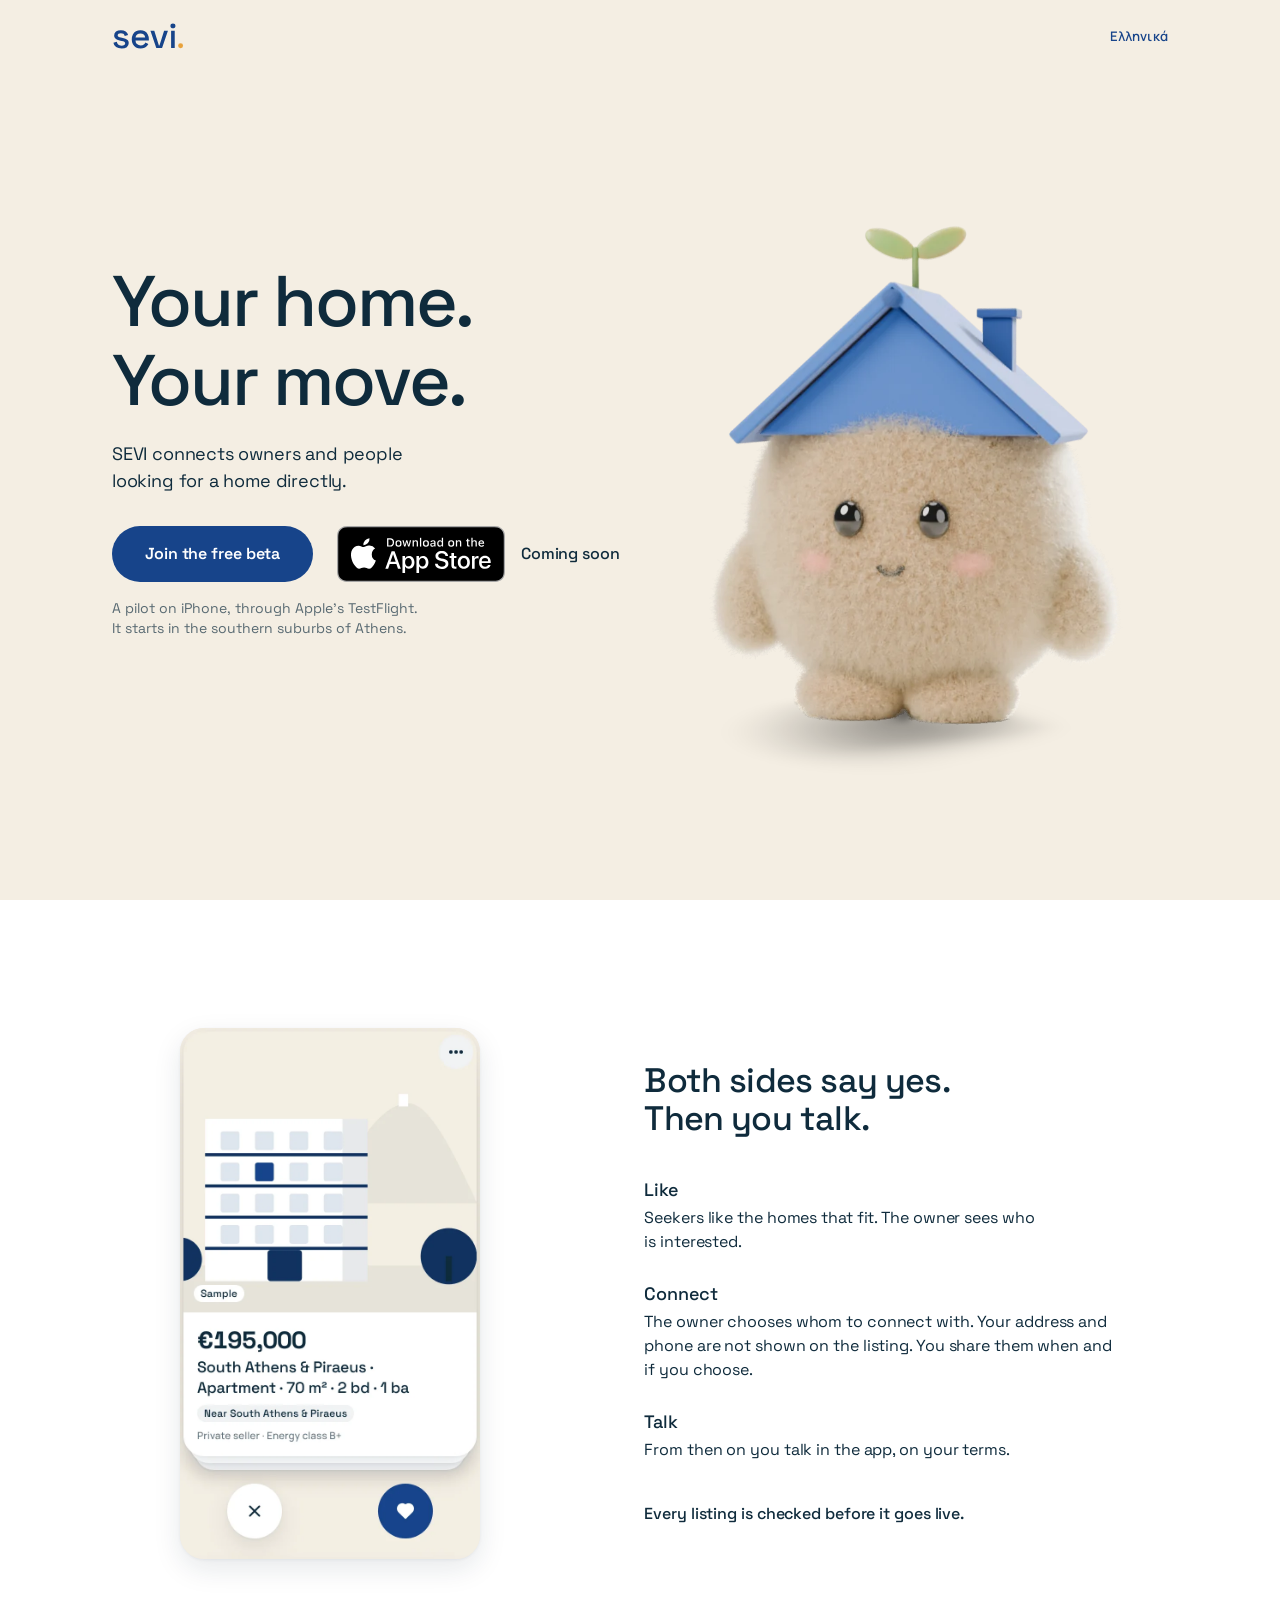
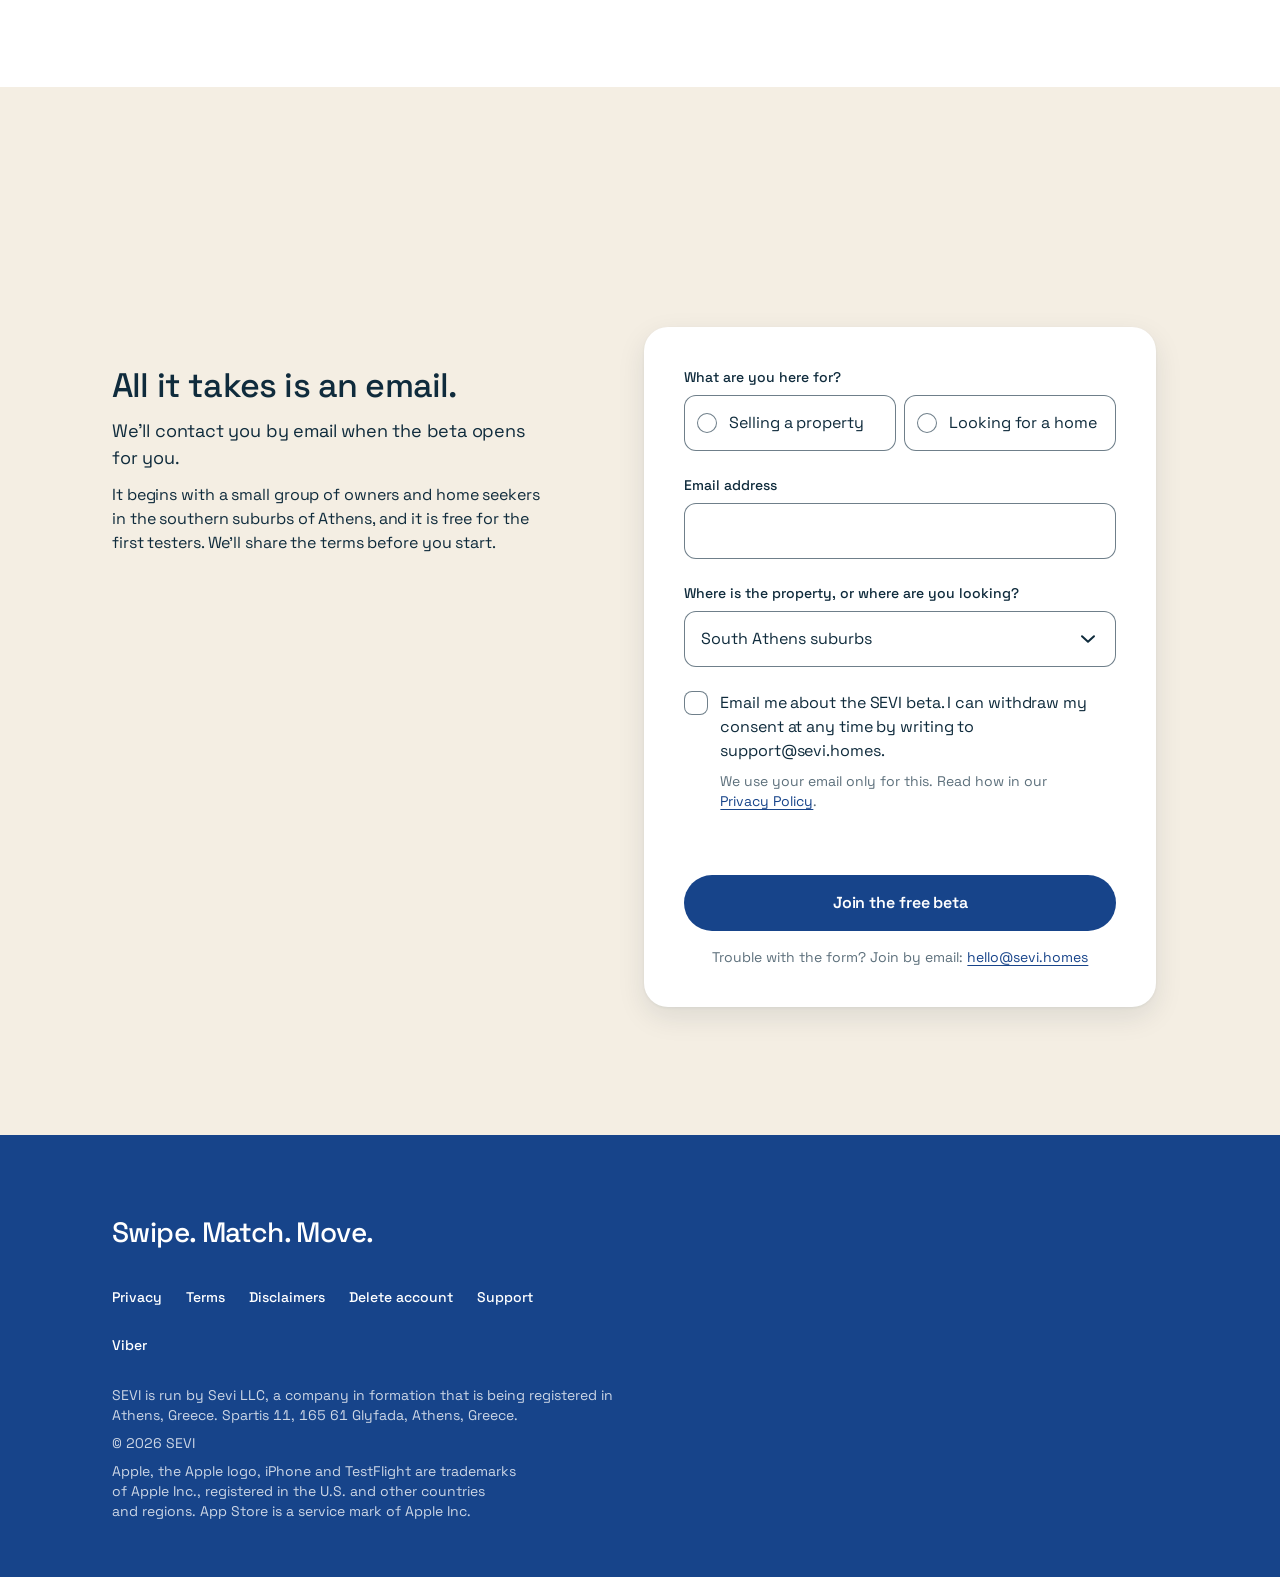
<file: index.html>
<!doctype html>
<html lang="en">
<head>
<meta charset="utf-8">
<meta name="viewport" content="width=device-width, initial-scale=1">
<meta http-equiv="Content-Security-Policy" content="default-src 'none'; script-src 'self'; style-src 'self'; font-src 'self'; img-src 'self'; connect-src https://badflqpjcyztbhwbhogb.supabase.co; base-uri 'none'; form-action 'none'">
<meta name="referrer" content="no-referrer">
<title>SEVI · Your home. Your move.</title>
<meta name="description" content="SEVI connects owners and people looking for a home directly. A free beta is starting in the southern suburbs of Athens. Join the waitlist.">
<meta name="color-scheme" content="light">
<meta name="theme-color" content="#F4EEE3">
<link rel="canonical" href="https://sevi.homes/">
<link rel="alternate" hreflang="en" href="https://sevi.homes/">
<link rel="alternate" hreflang="el" href="https://sevi.homes/el/">
<link rel="alternate" hreflang="x-default" href="https://sevi.homes/">
<meta property="og:type" content="website">
<meta property="og:site_name" content="SEVI">
<meta property="og:title" content="SEVI · Your home. Your move.">
<meta property="og:description" content="SEVI connects owners and people looking for a home directly. A free beta is starting in the southern suburbs of Athens. Join the waitlist.">
<meta property="og:url" content="https://sevi.homes/">
<meta property="og:locale" content="en_GB">
<meta property="og:image" content="https://sevi.homes/assets/og/sevi-en.png">
<meta property="og:image:type" content="image/png">
<meta property="og:image:width" content="1200">
<meta property="og:image:height" content="630">
<meta property="og:image:alt" content="SEVI. Your home. Your move.">
<meta name="twitter:card" content="summary_large_image">
<link rel="icon" href="/favicon.ico" sizes="any">
<link rel="icon" href="/favicon.svg" type="image/svg+xml">
<link rel="apple-touch-icon" href="/apple-touch-icon.png">
<link rel="preload" href="/assets/fonts/SpaceGrotesk_400Regular.woff" as="font" type="font/woff" crossorigin>
<link rel="preload" href="/assets/fonts/SpaceGrotesk_500Medium.woff" as="font" type="font/woff" crossorigin>
<link rel="preload" href="/assets/fonts/SpaceGrotesk_600SemiBold.woff" as="font" type="font/woff" crossorigin>
<link rel="stylesheet" href="/assets/site.e57f6a32ed.css">
<script src="/assets/sevi.cd9385fbbd.js" defer></script>
<script src="/assets/waitlist.27911f6108.js" defer></script>
</head>
<body>
<a class="skip" href="#main">Skip to content</a>
<header class="site-header home"><div class="wrap"><a class="brand" href="/" aria-label="SEVI, home page"><svg class="wordmark" viewBox="0 0 205.51 79.40" aria-hidden="true" focusable="false"><g transform="translate(-0.600 74.000)"><path fill="#17448A" d="M27.8 1.4Q18.4 1.4 12.2 -2.8Q6 -7 4.6 -15.5L14.2 -17.8Q15 -13.7 16.9 -11.3Q18.8 -8.9 21.65 -7.9Q24.5 -6.9 27.8 -6.9Q32.7 -6.9 35.35 -8.8Q38 -10.7 38 -13.7Q38 -16.7 35.5 -18.1Q33 -19.5 28.1 -20.4L24.7 -21Q19.7 -21.9 15.6 -23.6Q11.5 -25.3 9.1 -28.3Q6.7 -31.3 6.7 -36Q6.7 -43 11.9 -46.85Q17.1 -50.7 25.7 -50.7Q34 -50.7 39.35 -46.95Q44.7 -43.2 46.3 -36.8L36.7 -34.1Q35.8 -38.6 32.9 -40.45Q30 -42.3 25.7 -42.3Q21.5 -42.3 19.1 -40.75Q16.7 -39.2 16.7 -36.4Q16.7 -33.4 19.05 -32Q21.4 -30.6 25.4 -29.9L28.9 -29.3Q34.2 -28.4 38.6 -26.8Q43 -25.2 45.55 -22.2Q48.1 -19.2 48.1 -14.2Q48.1 -6.8 42.6 -2.7Q37.1 1.4 27.8 1.4ZM81.7 1.4Q74.2 1.4 68.6 -1.75Q63 -4.9 59.85 -10.65Q56.7 -16.4 56.7 -24V-25.2Q56.7 -32.9 59.8 -38.65Q62.9 -44.4 68.45 -47.55Q74 -50.7 81.3 -50.7Q88.4 -50.7 93.75 -47.55Q99.1 -44.4 102.1 -38.8Q105.1 -33.2 105.1 -25.7V-21.8H67.2Q67.4 -15.3 71.55 -11.45Q75.7 -7.6 81.9 -7.6Q87.7 -7.6 90.65 -10.2Q93.6 -12.8 95.2 -16.2L103.7 -11.8Q102.3 -9 99.65 -5.9Q97 -2.8 92.7 -0.7Q88.4 1.4 81.7 1.4ZM67.3 -29.7H94.6Q94.2 -35.3 90.6 -38.45Q87 -41.6 81.2 -41.6Q75.4 -41.6 71.75 -38.45Q68.1 -35.3 67.3 -29.7ZM126.2 0 109.6 -49.3H120.5L133.6 -7.6H135.2L148.3 -49.3H159.2L142.6 0ZM168.2 0V-49.3H178.5V0ZM173.4 -56Q170.4 -56 168.35 -57.95Q166.3 -59.9 166.3 -63Q166.3 -66.1 168.35 -68.05Q170.4 -70 173.4 -70Q176.5 -70 178.5 -68.05Q180.5 -66.1 180.5 -63Q180.5 -59.9 178.5 -57.95Q176.5 -56 173.4 -56Z"/><circle fill="#E8A23C" cx="195.153" cy="-6.553" r="6.953"/></g></svg></a><a class="lang" href="/el/" hreflang="el" lang="el">Ελληνικά</a></div></header>
<main id="main" tabindex="-1"><div class="landing"><section class="hero" id="top" aria-labelledby="top-title"><div class="wrap"><div class="hero-words"><h1 id="top-title"><span class="line">Your home.</span> <span class="line">Your move.</span></h1><p class="lead">SEVI connects owners and people looking for a home directly.</p><p class="hero-actions"><a class="button" href="#join">Join the free beta</a><span class="store store-badge store-coming"><img src="/assets/store/download-on-the-app-store-en.svg" width="120" height="40" alt="Coming soon to the App Store"><span class="store-when" aria-hidden="true">Coming soon</span></span></p><p class="hero-note"><span class="line">A pilot on iPhone, through Apple’s TestFlight.</span> <span class="line">It starts in the southern suburbs of Athens.</span></p></div><div class="hero-sevi"><img class="sevi" src="/assets/sevi/poster-greeting.webp" width="720" height="990" alt="Sevi, standing by" data-alt-moment="Sevi waves hello" decoding="async" fetchpriority="high" data-moment-avif="/assets/sevi/greeting-720.avif" data-moment="/assets/sevi/greeting-560.webp" data-ms="2016" data-play="view"></div></div></section><section class="section how" id="how" aria-labelledby="how-title"><div class="wrap"><div class="how-text"><h2 id="how-title"><span class="line">Both sides say yes.</span> <span class="line">Then you talk.</span></h2><ol class="steps" role="list"><li><h3>Like</h3><p>Seekers like the homes that fit. The owner sees who is interested.</p></li><li><h3>Connect</h3><p>The owner chooses whom to connect with. Your address and phone are not shown on the listing. You share them when and if you choose.</p></li><li><h3>Talk</h3><p>From then on you talk in the app, on your terms.</p></li></ol><p class="trust">Every listing is checked before it goes live.</p></div><div class="how-shot"><img src="/assets/app/deck-en.webp" width="700" height="1240" alt="The SEVI app: a sample home on a card" loading="lazy" decoding="async"></div></div></section><section class="section join" id="join" aria-labelledby="join-title"><div class="wrap"><div class="join-text"><h2 id="join-title">All it takes is an email.</h2><p class="lead">We’ll contact you by email when the beta opens for you.</p><p class="join-note">It begins with a small group of owners and home seekers in the southern suburbs of Athens, and it is free for the first testers. We’ll share the terms before you start.</p></div><div class="join-card"><form id="waitlist" class="form" novalidate data-msg-role="Choose one: selling or looking." data-msg-email="Check the email address and try again." data-msg-consent="Tick the box so we may email you." data-msg-busy="We couldn’t add you just now. Try again in a few minutes, or write to hello@sevi.homes." data-msg-outdated="This page is out of date. Reload it and try again." data-msg-closed="The list is closed for now. Write to hello@sevi.homes." data-msg-network="We couldn’t reach SEVI. Check your connection and try again." data-msg-sending="Adding you…"><div class="persona" aria-hidden="true"><img class="persona-connector" src="/assets/sevi/persona-connector.webp" width="720" height="990" alt="" loading="lazy" decoding="async"><img class="persona-host" src="/assets/sevi/persona-host.webp" width="720" height="990" alt="" loading="lazy" decoding="async"><img class="persona-scout" src="/assets/sevi/persona-scout.webp" width="720" height="990" alt="" loading="lazy" decoding="async"></div><fieldset class="field"><legend>What are you here for?</legend><div class="choices"><label class="choice" for="wl-role-owner"><input type="radio" id="wl-role-owner" name="role" value="owner" required><span>Selling a property</span></label><label class="choice" for="wl-role-seeker"><input type="radio" id="wl-role-seeker" name="role" value="seeker" required><span>Looking for a home</span></label></div></fieldset><div class="field"><label for="wl-email">Email address</label><input type="email" id="wl-email" name="email" required maxlength="254" autocomplete="email" inputmode="email" autocapitalize="off" spellcheck="false"></div><div class="field"><label for="wl-area">Where is the property, or where are you looking?</label><div class="select"><select id="wl-area" name="area" required><option value="athens_south" selected>South Athens suburbs</option><option value="athens_other">Elsewhere in Attica</option><option value="greece_other">Elsewhere in Greece</option></select><svg class="icon" viewBox="0 0 24 24" stroke-width="2" aria-hidden="true" focusable="false"><path d="M6 9.2 12 14.8l6-5.6"/></svg></div></div><div class="field"><label class="check" for="wl-consent"><input type="checkbox" id="wl-consent" name="consent" required><span>Email me about the SEVI beta. I can withdraw my consent at any time by writing to support@sevi.homes.</span></label><p class="hint">We use your email only for this. Read how in our <a href="/privacy/">Privacy Policy</a>.</p></div><div class="hp" aria-hidden="true"><label for="wl-hp-7q">Leave this field empty</label><input type="text" id="wl-hp-7q" name="wl-hp-7q" tabindex="-1" autocomplete="off" data-1p-ignore data-lpignore="true" data-bwignore data-form-type="other"></div><p class="form-status" id="waitlist-status" role="status" aria-live="polite"></p><button class="button" type="submit" id="waitlist-submit">Join the free beta</button></form><div class="done" id="waitlist-done" hidden><div class="done-sevi"><img class="sevi" src="/assets/sevi/poster-success.webp" width="720" height="990" alt="Sevi jumps for joy" loading="lazy" decoding="async" data-moment-avif="/assets/sevi/success-720.avif" data-moment="/assets/sevi/success-560.webp" data-ms="2016" data-cut data-play="shown"></div><h3 id="waitlist-done-title" tabindex="-1">You’re on the list.</h3><p>We’ll contact you by email when the beta opens for you. To leave the list, write to <a href="mailto:support@sevi.homes">support@sevi.homes</a>.</p><p class="share">Know an owner nearby? Send them this page. <span class="share-links"><a href="https://wa.me/?text=SEVI%20connects%20owners%20and%20people%20looking%20for%20a%20home%20directly.%20https%3A%2F%2Fsevi.homes%2F" target="_blank" rel="noopener noreferrer">Send on WhatsApp</a><a class="share-touch" href="viber://forward?text=SEVI%20connects%20owners%20and%20people%20looking%20for%20a%20home%20directly.%20https%3A%2F%2Fsevi.homes%2F">Send on Viber</a></span></p><p class="channels">Get the news on <a class="channel" href="https://invite.viber.com/?g2=AQAEYZwkRhDFHFdy8GDGeDsnIUlD4fXub0GLomYBRvyUVKKcGVP7AdFCOqjamsou" rel="noopener noreferrer">Viber</a> too.</p></div><p class="by-email trouble" id="waitlist-trouble">Trouble with the form? Join by email: <a href="mailto:hello@sevi.homes?subject=Join%20the%20free%20beta">hello@sevi.homes</a></p></div></div></section></div></main>
<footer class="site-footer on-brand"><div class="wrap"><p class="signoff">Swipe. Match. Move.</p><nav aria-label="Legal and help"><ul class="footer-links" role="list"><li><a href="/privacy/">Privacy</a></li><li><a href="/terms/">Terms</a></li><li><a href="/disclaimers/">Disclaimers</a></li><li><a href="/delete-account/">Delete account</a></li><li><a href="/support/">Support</a></li></ul></nav><nav aria-label="News from SEVI"><ul class="footer-links footer-channels" role="list"><li><a class="channel" href="https://invite.viber.com/?g2=AQAEYZwkRhDFHFdy8GDGeDsnIUlD4fXub0GLomYBRvyUVKKcGVP7AdFCOqjamsou" rel="noopener noreferrer">Viber</a></li></ul></nav><p class="operator">SEVI is run by Sevi LLC, a company in formation that is being registered in Athens, Greece. Spartis 11, 165 61 Glyfada, Athens, Greece.</p><p class="copyright">© 2026 SEVI</p><p class="credit">Apple, the Apple logo, iPhone and TestFlight are trademarks of Apple Inc., registered in the U.S. and other countries and regions. App Store is a service mark of Apple Inc.</p></div></footer>
</body>
</html>
</file>
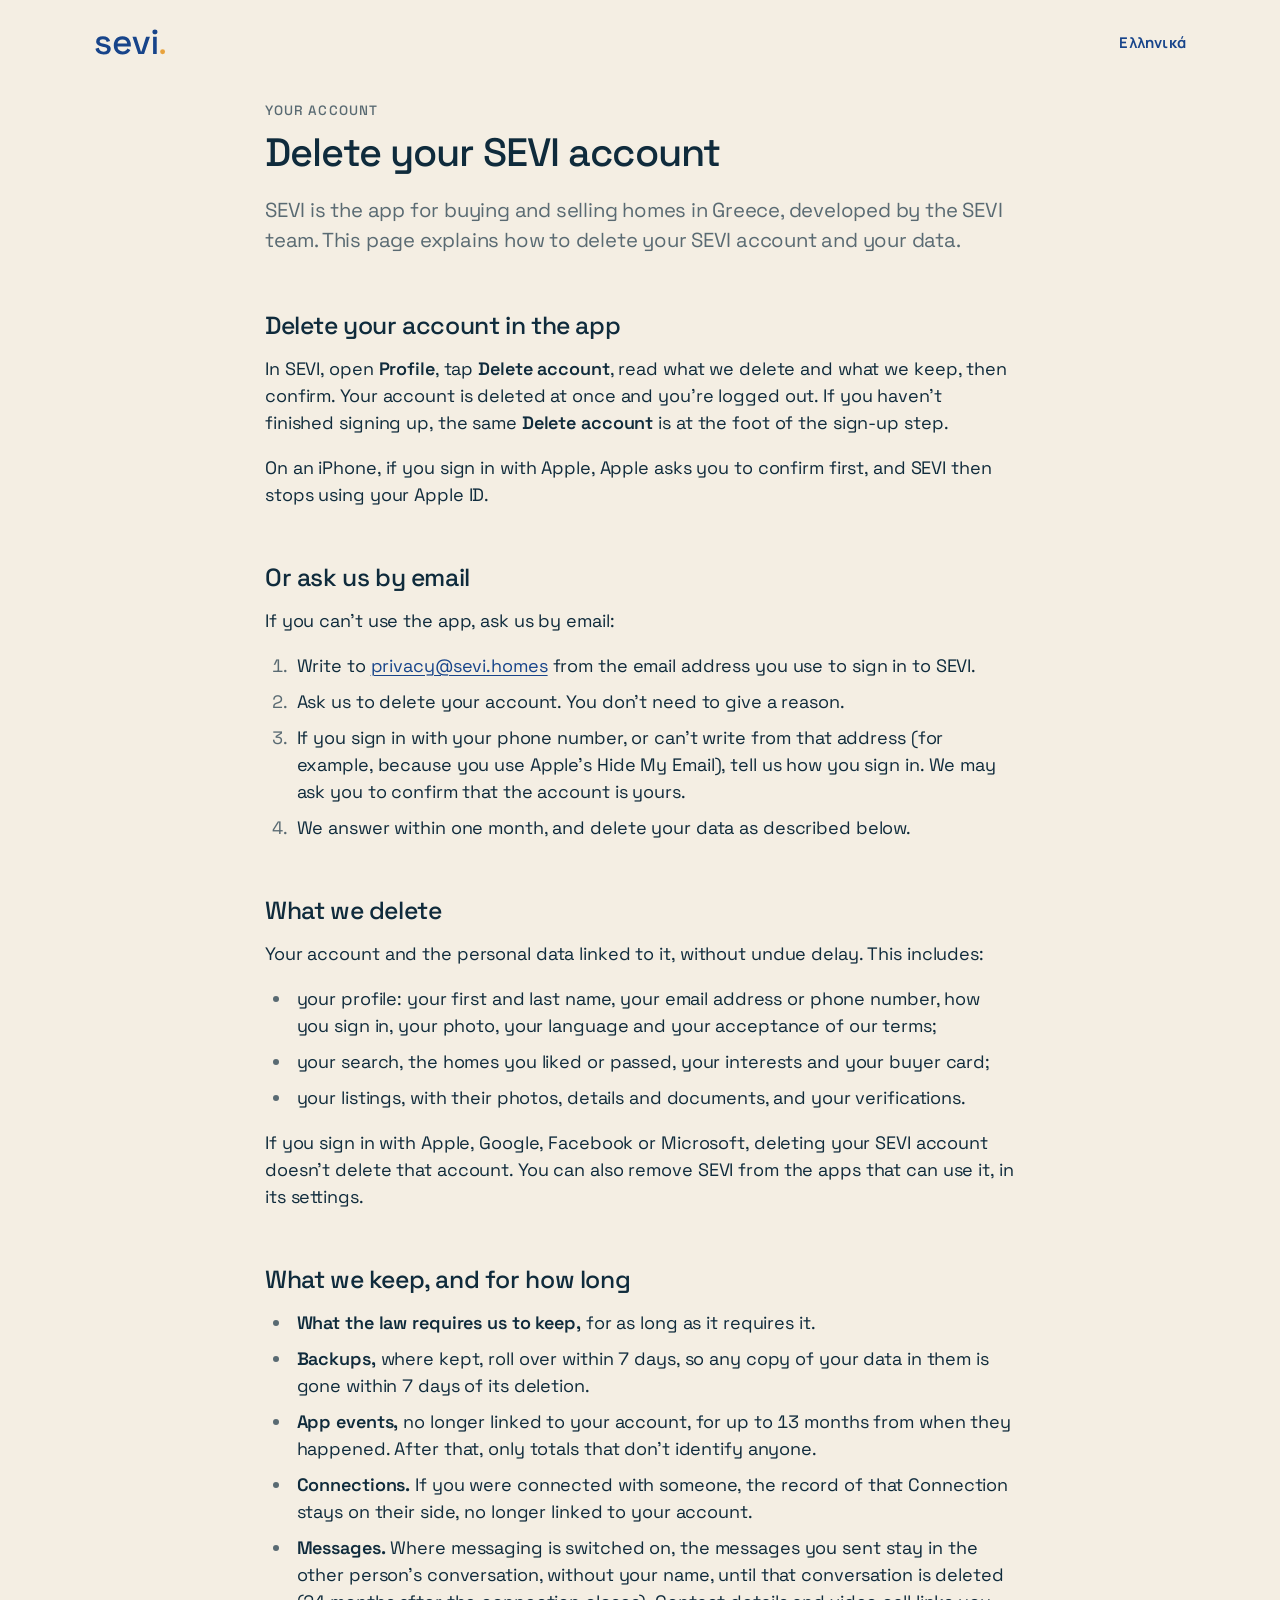
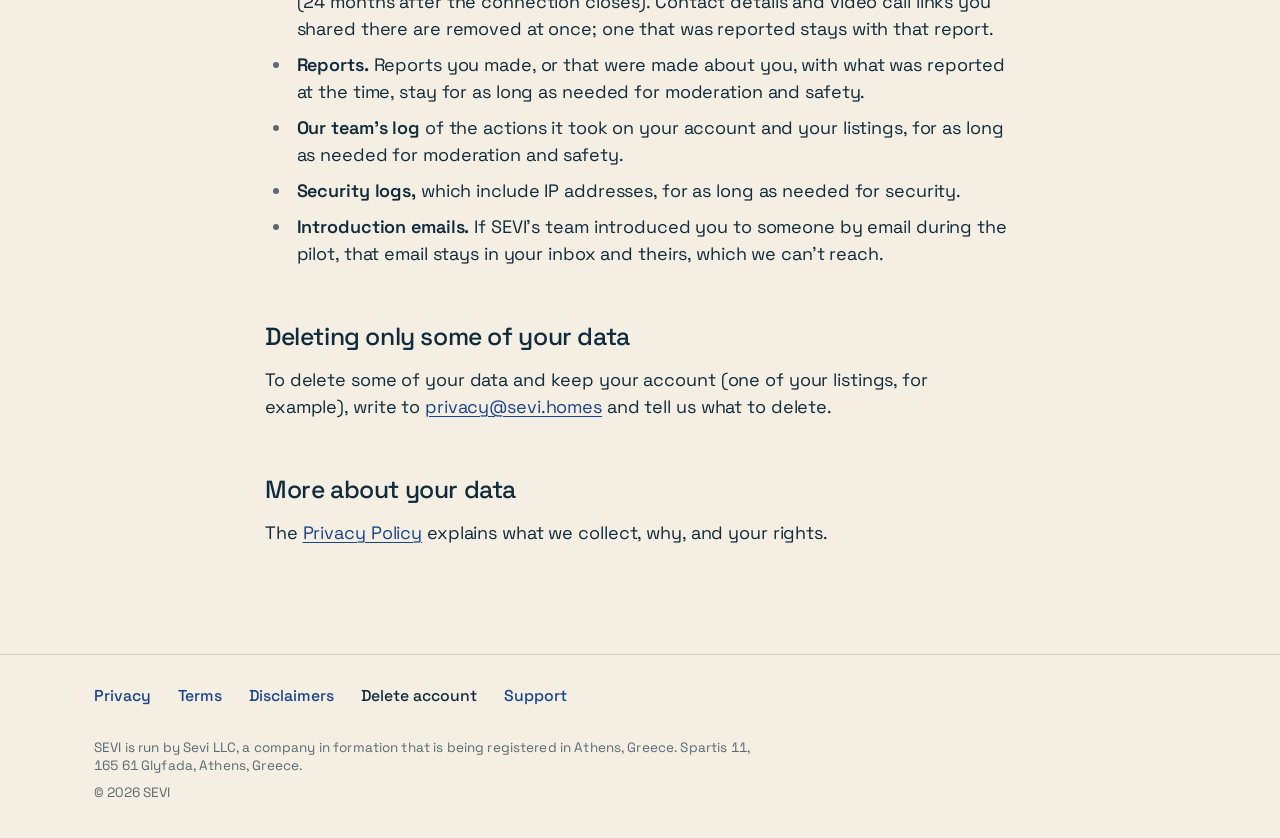
<file: delete-account/index.html>
<!doctype html>
<html lang="en">
<head>
<meta charset="utf-8">
<meta name="viewport" content="width=device-width, initial-scale=1">
<meta http-equiv="Content-Security-Policy" content="default-src 'none'; style-src 'self'; font-src 'self'; img-src 'self'; base-uri 'none'; form-action 'none'">
<meta name="referrer" content="no-referrer">
<title>Delete your SEVI account · SEVI</title>
<meta name="description" content="How to delete your SEVI account, in the app or by email, what we delete, and what we keep and for how long.">
<meta name="color-scheme" content="light">
<meta name="theme-color" content="#F4EEE3">
<link rel="canonical" href="https://sevi.homes/delete-account/">
<link rel="alternate" hreflang="en" href="https://sevi.homes/delete-account/">
<link rel="alternate" hreflang="el" href="https://sevi.homes/el/delete-account/">
<link rel="alternate" hreflang="x-default" href="https://sevi.homes/delete-account/">
<link rel="icon" href="/favicon.ico" sizes="any">
<link rel="icon" href="/favicon.svg" type="image/svg+xml">
<link rel="apple-touch-icon" href="/apple-touch-icon.png">
<link rel="preload" href="/assets/fonts/SpaceGrotesk_400Regular.woff" as="font" type="font/woff" crossorigin>
<link rel="stylesheet" href="/assets/site.e57f6a32ed.css">
</head>
<body>
<a class="skip" href="#main">Skip to content</a>
<header class="site-header"><div class="wrap"><a class="brand" href="/" aria-label="SEVI, home page"><svg class="wordmark" viewBox="0 0 205.51 79.40" aria-hidden="true" focusable="false"><g transform="translate(-0.600 74.000)"><path fill="#17448A" d="M27.8 1.4Q18.4 1.4 12.2 -2.8Q6 -7 4.6 -15.5L14.2 -17.8Q15 -13.7 16.9 -11.3Q18.8 -8.9 21.65 -7.9Q24.5 -6.9 27.8 -6.9Q32.7 -6.9 35.35 -8.8Q38 -10.7 38 -13.7Q38 -16.7 35.5 -18.1Q33 -19.5 28.1 -20.4L24.7 -21Q19.7 -21.9 15.6 -23.6Q11.5 -25.3 9.1 -28.3Q6.7 -31.3 6.7 -36Q6.7 -43 11.9 -46.85Q17.1 -50.7 25.7 -50.7Q34 -50.7 39.35 -46.95Q44.7 -43.2 46.3 -36.8L36.7 -34.1Q35.8 -38.6 32.9 -40.45Q30 -42.3 25.7 -42.3Q21.5 -42.3 19.1 -40.75Q16.7 -39.2 16.7 -36.4Q16.7 -33.4 19.05 -32Q21.4 -30.6 25.4 -29.9L28.9 -29.3Q34.2 -28.4 38.6 -26.8Q43 -25.2 45.55 -22.2Q48.1 -19.2 48.1 -14.2Q48.1 -6.8 42.6 -2.7Q37.1 1.4 27.8 1.4ZM81.7 1.4Q74.2 1.4 68.6 -1.75Q63 -4.9 59.85 -10.65Q56.7 -16.4 56.7 -24V-25.2Q56.7 -32.9 59.8 -38.65Q62.9 -44.4 68.45 -47.55Q74 -50.7 81.3 -50.7Q88.4 -50.7 93.75 -47.55Q99.1 -44.4 102.1 -38.8Q105.1 -33.2 105.1 -25.7V-21.8H67.2Q67.4 -15.3 71.55 -11.45Q75.7 -7.6 81.9 -7.6Q87.7 -7.6 90.65 -10.2Q93.6 -12.8 95.2 -16.2L103.7 -11.8Q102.3 -9 99.65 -5.9Q97 -2.8 92.7 -0.7Q88.4 1.4 81.7 1.4ZM67.3 -29.7H94.6Q94.2 -35.3 90.6 -38.45Q87 -41.6 81.2 -41.6Q75.4 -41.6 71.75 -38.45Q68.1 -35.3 67.3 -29.7ZM126.2 0 109.6 -49.3H120.5L133.6 -7.6H135.2L148.3 -49.3H159.2L142.6 0ZM168.2 0V-49.3H178.5V0ZM173.4 -56Q170.4 -56 168.35 -57.95Q166.3 -59.9 166.3 -63Q166.3 -66.1 168.35 -68.05Q170.4 -70 173.4 -70Q176.5 -70 178.5 -68.05Q180.5 -66.1 180.5 -63Q180.5 -59.9 178.5 -57.95Q176.5 -56 173.4 -56Z"/><circle fill="#E8A23C" cx="195.153" cy="-6.553" r="6.953"/></g></svg></a><a class="lang" href="/el/delete-account/" hreflang="el" lang="el">Ελληνικά</a></div></header>
<main id="main" tabindex="-1"><div class="page wrap"><div class="single"><header class="page-head"><p class="overline">YOUR ACCOUNT</p><h1>Delete your SEVI account</h1><p class="lead">SEVI is the app for buying and selling homes in Greece, developed by the SEVI team. This page explains how to delete your SEVI account and your data.</p></header><div class="prose"><h2>Delete your account in the app</h2>
<p>In SEVI, open <strong>Profile</strong>, tap <strong>Delete account</strong>, read what we delete and what we keep, then confirm. Your account is deleted at once and you’re logged out. If you haven’t finished signing up, the same <strong>Delete account</strong> is at the foot of the sign-up step.</p>
<p>On an iPhone, if you sign in with Apple, Apple asks you to confirm first, and SEVI then stops using your Apple ID.</p>
<h2>Or ask us by email</h2>
<p>If you can’t use the app, ask us by email:</p>
<ol><li>Write to <a href="mailto:privacy@sevi.homes?subject=Delete%20my%20SEVI%20account">privacy@sevi.homes</a> from the email address you use to sign in to SEVI.</li><li>Ask us to delete your account. You don’t need to give a reason.</li><li>If you sign in with your phone number, or can’t write from that address (for example, because you use Apple’s Hide My Email), tell us how you sign in. We may ask you to confirm that the account is yours.</li><li>We answer within one month, and delete your data as described below.</li></ol>
<h2>What we delete</h2>
<p>Your account and the personal data linked to it, without undue delay. This includes:</p>
<ul><li>your profile: your first and last name, your email address or phone number, how you sign in, your photo, your language and your acceptance of our terms;</li><li>your search, the homes you liked or passed, your interests and your buyer card;</li><li>your listings, with their photos, details and documents, and your verifications.</li></ul>
<p>If you sign in with Apple, Google, Facebook or Microsoft, deleting your SEVI account doesn’t delete that account. You can also remove SEVI from the apps that can use it, in its settings.</p>
<h2>What we keep, and for how long</h2>
<ul><li><strong>What the law requires us to keep,</strong> for as long as it requires it.</li><li><strong>Backups,</strong> where kept, roll over within 7 days, so any copy of your data in them is gone within 7 days of its deletion.</li><li><strong>App events,</strong> no longer linked to your account, for up to 13 months from when they happened. After that, only totals that don’t identify anyone.</li><li><strong>Connections.</strong> If you were connected with someone, the record of that Connection stays on their side, no longer linked to your account.</li><li><strong>Messages.</strong> Where messaging is switched on, the messages you sent stay in the other person’s conversation, without your name, until that conversation is deleted (24 months after the connection closes). Contact details and video call links you shared there are removed at once; one that was reported stays with that report.</li><li><strong>Reports.</strong> Reports you made, or that were made about you, with what was reported at the time, stay for as long as needed for moderation and safety.</li><li><strong>Our team’s log</strong> of the actions it took on your account and your listings, for as long as needed for moderation and safety.</li><li><strong>Security logs,</strong> which include IP addresses, for as long as needed for security.</li><li><strong>Introduction emails.</strong> If SEVI’s team introduced you to someone by email during the pilot, that email stays in your inbox and theirs, which we can’t reach.</li></ul>
<h2>Deleting only some of your data</h2>
<p>To delete some of your data and keep your account (one of your listings, for example), write to <a href="mailto:privacy@sevi.homes">privacy@sevi.homes</a> and tell us what to delete.</p>
<h2>More about your data</h2>
<p>The <a href="/privacy/">Privacy Policy</a> explains what we collect, why, and your rights.</p></div></div></div></main>
<footer class="site-footer"><div class="wrap"><nav aria-label="Legal and help"><ul class="footer-links" role="list"><li><a href="/privacy/">Privacy</a></li><li><a href="/terms/">Terms</a></li><li><a href="/disclaimers/">Disclaimers</a></li><li><a href="/delete-account/" aria-current="page">Delete account</a></li><li><a href="/support/">Support</a></li></ul></nav><p class="operator">SEVI is run by Sevi LLC, a company in formation that is being registered in Athens, Greece. Spartis 11, 165 61 Glyfada, Athens, Greece.</p><p class="copyright">© 2026 SEVI</p></div></footer>
</body>
</html>
</file>
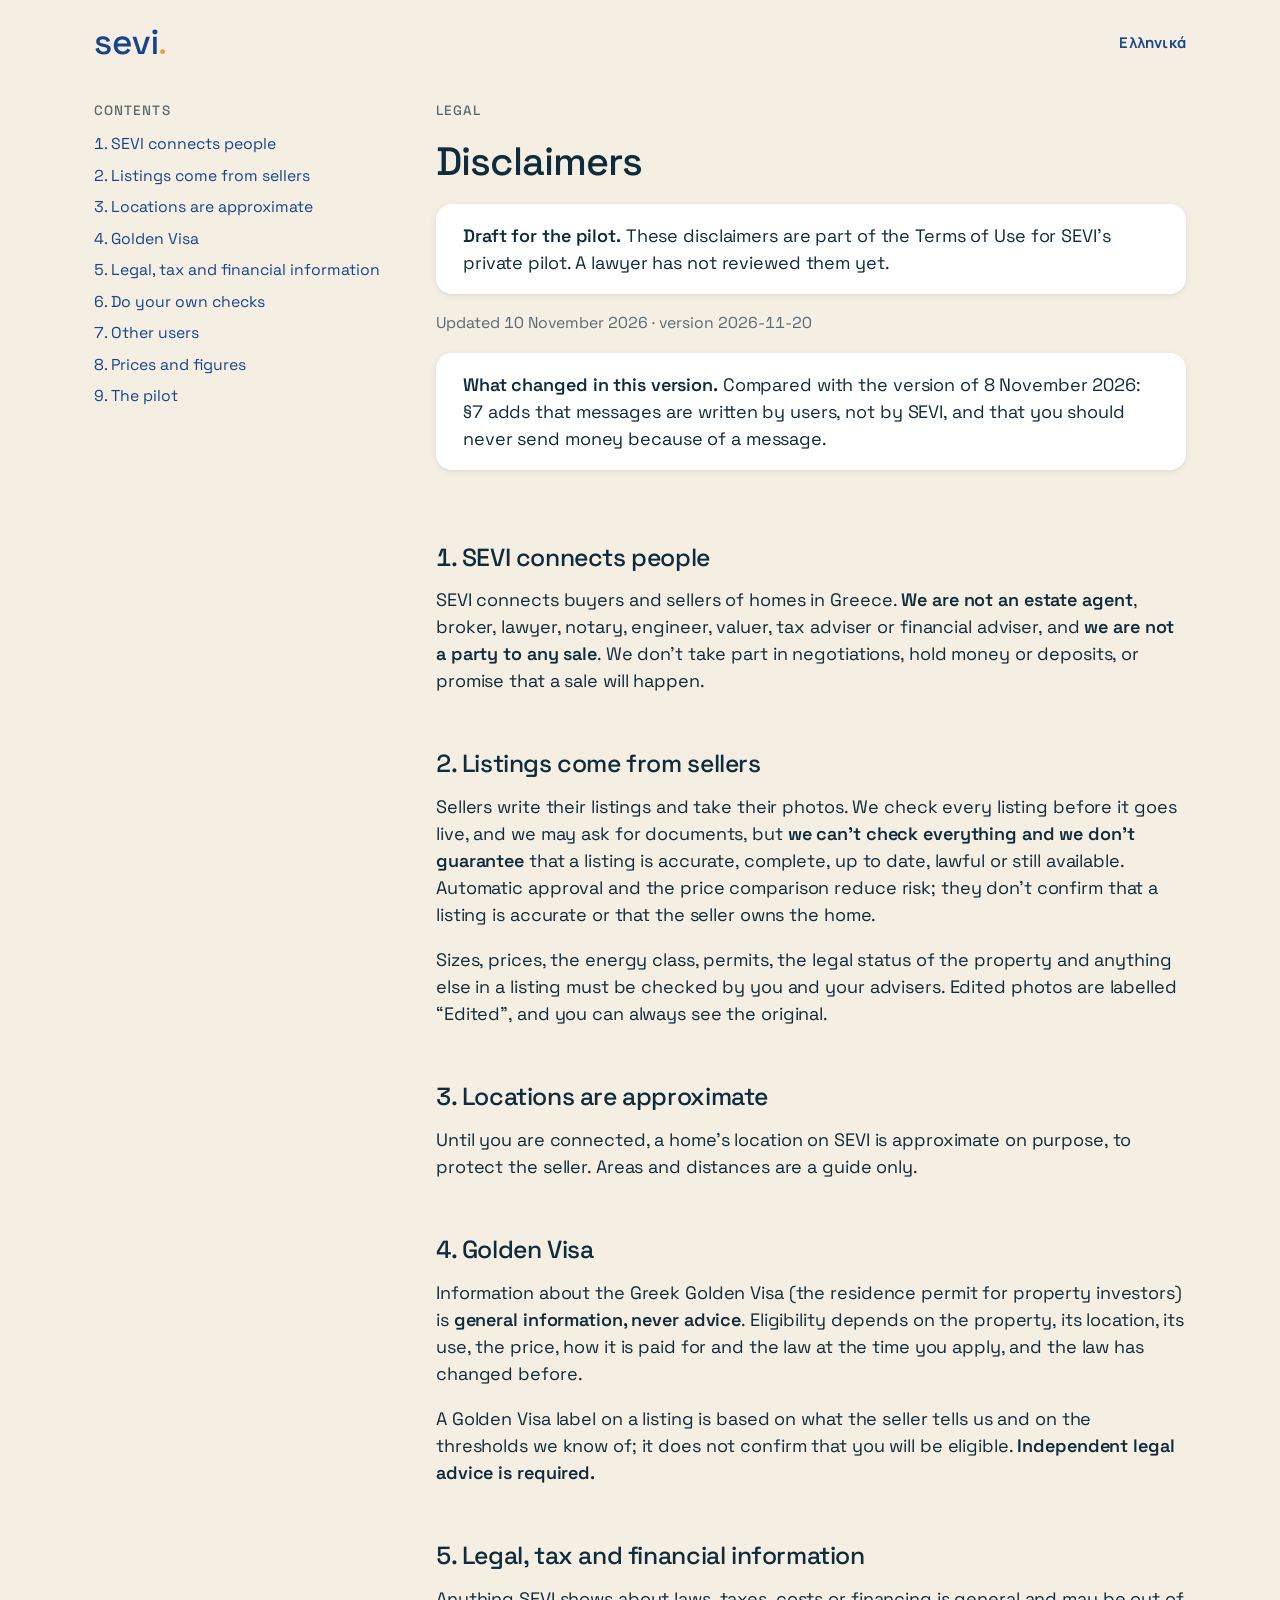
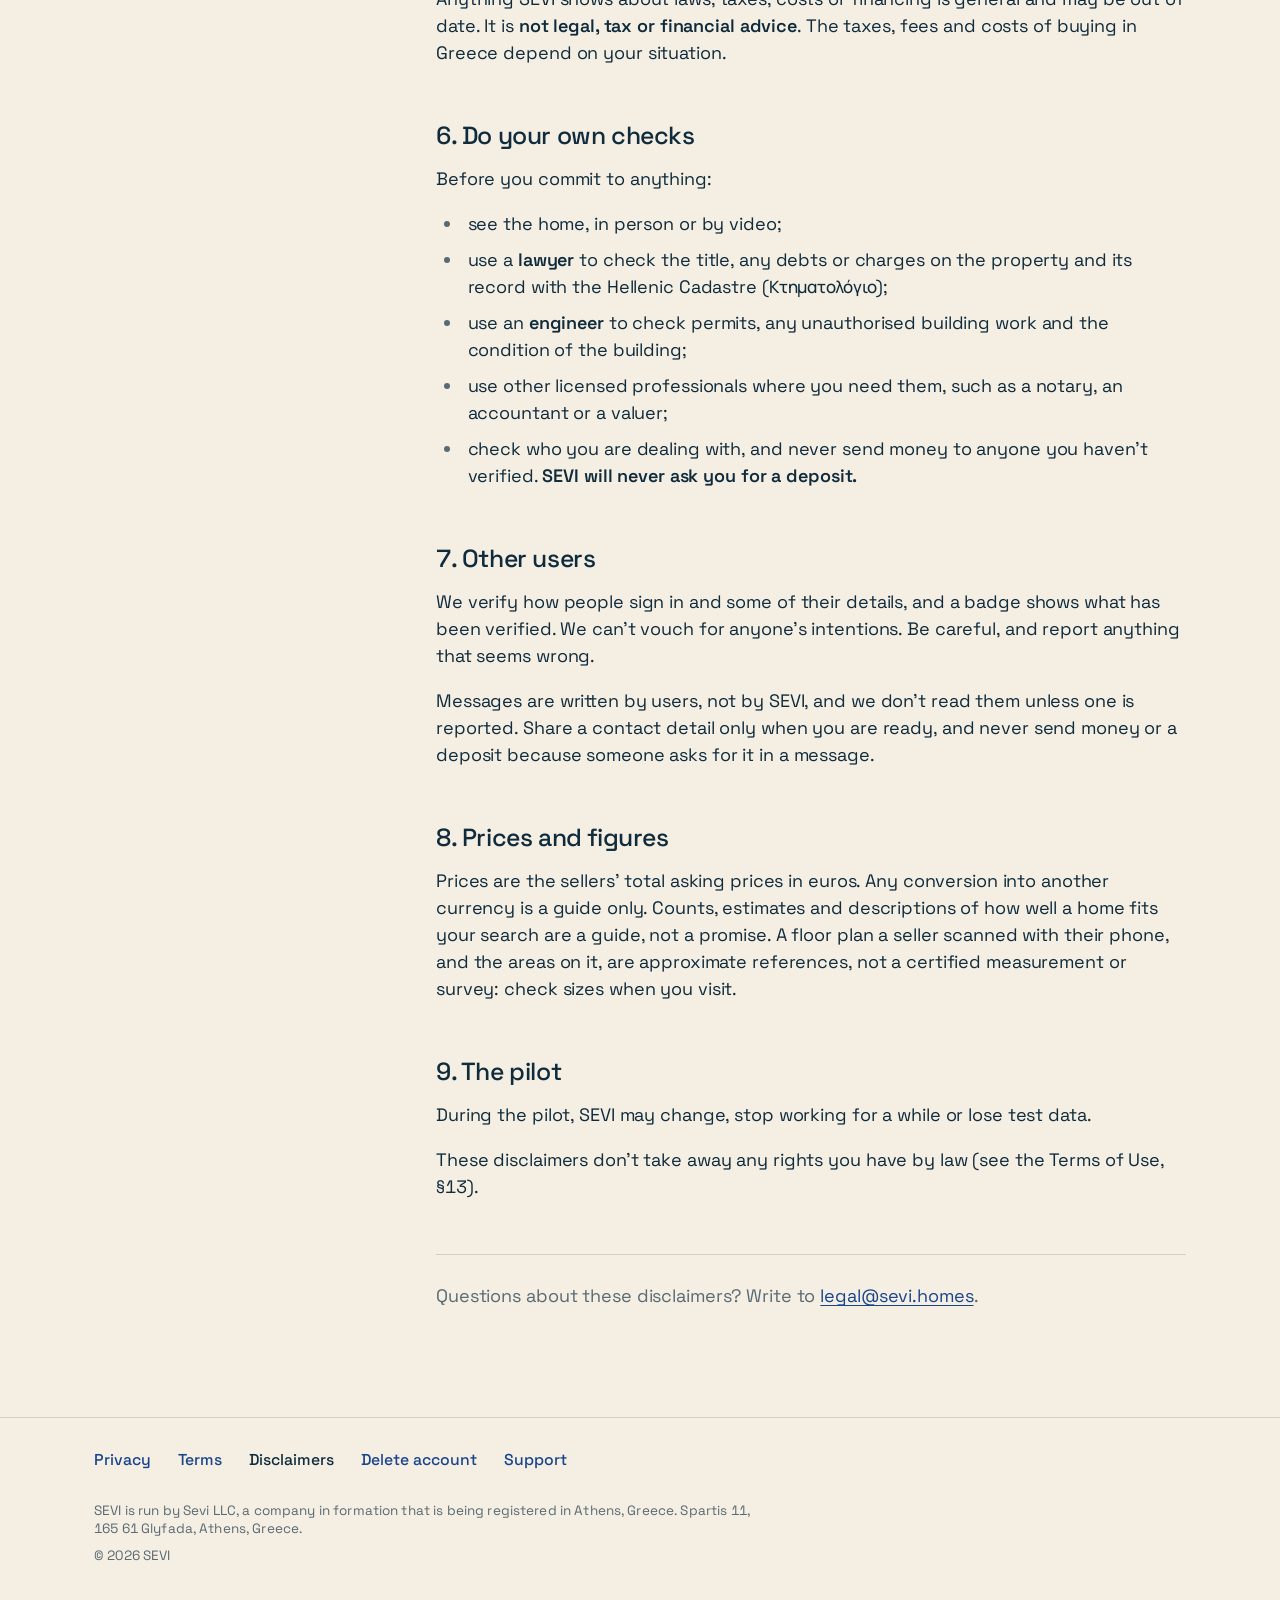
<file: disclaimers/index.html>
<!doctype html>
<html lang="en">
<head>
<meta charset="utf-8">
<meta name="viewport" content="width=device-width, initial-scale=1">
<meta http-equiv="Content-Security-Policy" content="default-src 'none'; style-src 'self'; font-src 'self'; img-src 'self'; base-uri 'none'; form-action 'none'">
<meta name="referrer" content="no-referrer">
<title>Disclaimers · SEVI</title>
<meta name="description" content="SEVI’s disclaimers for the private pilot: what SEVI is, and the checks to make before you commit.">
<meta name="color-scheme" content="light">
<meta name="theme-color" content="#F4EEE3">
<link rel="canonical" href="https://sevi.homes/disclaimers/">
<link rel="alternate" hreflang="en" href="https://sevi.homes/disclaimers/">
<link rel="alternate" hreflang="el" href="https://sevi.homes/el/disclaimers/">
<link rel="alternate" hreflang="x-default" href="https://sevi.homes/disclaimers/">
<link rel="icon" href="/favicon.ico" sizes="any">
<link rel="icon" href="/favicon.svg" type="image/svg+xml">
<link rel="apple-touch-icon" href="/apple-touch-icon.png">
<link rel="preload" href="/assets/fonts/SpaceGrotesk_400Regular.woff" as="font" type="font/woff" crossorigin>
<link rel="stylesheet" href="/assets/site.e57f6a32ed.css">
</head>
<body>
<a class="skip" href="#main">Skip to content</a>
<header class="site-header"><div class="wrap"><a class="brand" href="/" aria-label="SEVI, home page"><svg class="wordmark" viewBox="0 0 205.51 79.40" aria-hidden="true" focusable="false"><g transform="translate(-0.600 74.000)"><path fill="#17448A" d="M27.8 1.4Q18.4 1.4 12.2 -2.8Q6 -7 4.6 -15.5L14.2 -17.8Q15 -13.7 16.9 -11.3Q18.8 -8.9 21.65 -7.9Q24.5 -6.9 27.8 -6.9Q32.7 -6.9 35.35 -8.8Q38 -10.7 38 -13.7Q38 -16.7 35.5 -18.1Q33 -19.5 28.1 -20.4L24.7 -21Q19.7 -21.9 15.6 -23.6Q11.5 -25.3 9.1 -28.3Q6.7 -31.3 6.7 -36Q6.7 -43 11.9 -46.85Q17.1 -50.7 25.7 -50.7Q34 -50.7 39.35 -46.95Q44.7 -43.2 46.3 -36.8L36.7 -34.1Q35.8 -38.6 32.9 -40.45Q30 -42.3 25.7 -42.3Q21.5 -42.3 19.1 -40.75Q16.7 -39.2 16.7 -36.4Q16.7 -33.4 19.05 -32Q21.4 -30.6 25.4 -29.9L28.9 -29.3Q34.2 -28.4 38.6 -26.8Q43 -25.2 45.55 -22.2Q48.1 -19.2 48.1 -14.2Q48.1 -6.8 42.6 -2.7Q37.1 1.4 27.8 1.4ZM81.7 1.4Q74.2 1.4 68.6 -1.75Q63 -4.9 59.85 -10.65Q56.7 -16.4 56.7 -24V-25.2Q56.7 -32.9 59.8 -38.65Q62.9 -44.4 68.45 -47.55Q74 -50.7 81.3 -50.7Q88.4 -50.7 93.75 -47.55Q99.1 -44.4 102.1 -38.8Q105.1 -33.2 105.1 -25.7V-21.8H67.2Q67.4 -15.3 71.55 -11.45Q75.7 -7.6 81.9 -7.6Q87.7 -7.6 90.65 -10.2Q93.6 -12.8 95.2 -16.2L103.7 -11.8Q102.3 -9 99.65 -5.9Q97 -2.8 92.7 -0.7Q88.4 1.4 81.7 1.4ZM67.3 -29.7H94.6Q94.2 -35.3 90.6 -38.45Q87 -41.6 81.2 -41.6Q75.4 -41.6 71.75 -38.45Q68.1 -35.3 67.3 -29.7ZM126.2 0 109.6 -49.3H120.5L133.6 -7.6H135.2L148.3 -49.3H159.2L142.6 0ZM168.2 0V-49.3H178.5V0ZM173.4 -56Q170.4 -56 168.35 -57.95Q166.3 -59.9 166.3 -63Q166.3 -66.1 168.35 -68.05Q170.4 -70 173.4 -70Q176.5 -70 178.5 -68.05Q180.5 -66.1 180.5 -63Q180.5 -59.9 178.5 -57.95Q176.5 -56 173.4 -56Z"/><circle fill="#E8A23C" cx="195.153" cy="-6.553" r="6.953"/></g></svg></a><a class="lang" href="/el/disclaimers/" hreflang="el" lang="el">Ελληνικά</a></div></header>
<main id="main" tabindex="-1"><div class="page wrap"><article class="doc" aria-labelledby="doc-title"><div class="doc-intro prose"><p class="overline">LEGAL</p><h1 id="doc-title">Disclaimers</h1><div class="note" role="note"><p><strong>Draft for the pilot.</strong> These disclaimers are part of the Terms of Use for SEVI&#39;s private pilot. A lawyer has not reviewed them yet.</p></div>
<p class="meta">Updated <time datetime="2026-11-10">10 November 2026</time> · version 2026-11-20</p>
<div class="note" role="note"><p><strong>What changed in this version.</strong> Compared with the version of 8 November 2026: §7 adds that messages are written by users, not by SEVI, and that you should never send money because of a message.</p></div></div><nav class="toc" aria-labelledby="toc-title"><p class="overline" id="toc-title">CONTENTS</p><ul><li><a href="#section-1">1. SEVI connects people</a></li><li><a href="#section-2">2. Listings come from sellers</a></li><li><a href="#section-3">3. Locations are approximate</a></li><li><a href="#section-4">4. Golden Visa</a></li><li><a href="#section-5">5. Legal, tax and financial information</a></li><li><a href="#section-6">6. Do your own checks</a></li><li><a href="#section-7">7. Other users</a></li><li><a href="#section-8">8. Prices and figures</a></li><li><a href="#section-9">9. The pilot</a></li></ul></nav><div class="doc-body prose"><h2 id="section-1">1. SEVI connects people</h2>
<p>SEVI connects buyers and sellers of homes in Greece. <strong>We are not an estate agent</strong>, broker, lawyer, notary, engineer, valuer, tax adviser or financial adviser, and <strong>we are not a party to any sale</strong>. We don&#39;t take part in negotiations, hold money or deposits, or promise that a sale will happen.</p>
<h2 id="section-2">2. Listings come from sellers</h2>
<p>Sellers write their listings and take their photos. We check every listing before it goes live, and we may ask for documents, but <strong>we can&#39;t check everything and we don&#39;t guarantee</strong> that a listing is accurate, complete, up to date, lawful or still available. Automatic approval and the price comparison reduce risk; they don&#39;t confirm that a listing is accurate or that the seller owns the home.</p>
<p>Sizes, prices, the energy class, permits, the legal status of the property and anything else in a listing must be checked by you and your advisers. Edited photos are labelled “Edited”, and you can always see the original.</p>
<h2 id="section-3">3. Locations are approximate</h2>
<p>Until you are connected, a home&#39;s location on SEVI is approximate on purpose, to protect the seller. Areas and distances are a guide only.</p>
<h2 id="section-4">4. Golden Visa</h2>
<p>Information about the Greek Golden Visa (the residence permit for property investors) is <strong>general information, never advice</strong>. Eligibility depends on the property, its location, its use, the price, how it is paid for and the law at the time you apply, and the law has changed before.</p>
<p>A Golden Visa label on a listing is based on what the seller tells us and on the thresholds we know of; it does not confirm that you will be eligible. <strong>Independent legal advice is required.</strong></p>
<h2 id="section-5">5. Legal, tax and financial information</h2>
<p>Anything SEVI shows about laws, taxes, costs or financing is general and may be out of date. It is <strong>not legal, tax or financial advice</strong>. The taxes, fees and costs of buying in Greece depend on your situation.</p>
<h2 id="section-6">6. Do your own checks</h2>
<p>Before you commit to anything:</p>
<ul><li>see the home, in person or by video;</li><li>use a <strong>lawyer</strong> to check the title, any debts or charges on the property and its record with the Hellenic Cadastre (<span lang="el">Κτηματολόγιο</span>);</li><li>use an <strong>engineer</strong> to check permits, any unauthorised building work and the condition of the building;</li><li>use other licensed professionals where you need them, such as a notary, an accountant or a valuer;</li><li>check who you are dealing with, and never send money to anyone you haven&#39;t verified. <strong>SEVI will never ask you for a deposit.</strong></li></ul>
<h2 id="section-7">7. Other users</h2>
<p>We verify how people sign in and some of their details, and a badge shows what has been verified. We can&#39;t vouch for anyone&#39;s intentions. Be careful, and report anything that seems wrong.</p>
<p>Messages are written by users, not by SEVI, and we don&#39;t read them unless one is reported. Share a contact detail only when you are ready, and never send money or a deposit because someone asks for it in a message.</p>
<h2 id="section-8">8. Prices and figures</h2>
<p>Prices are the sellers&#39; total asking prices in euros. Any conversion into another currency is a guide only. Counts, estimates and descriptions of how well a home fits your search are a guide, not a promise. A floor plan a seller scanned with their phone, and the areas on it, are approximate references, not a certified measurement or survey: check sizes when you visit.</p>
<h2 id="section-9">9. The pilot</h2>
<p>During the pilot, SEVI may change, stop working for a while or lose test data.</p>
<p>These disclaimers don&#39;t take away any rights you have by law (see the Terms of Use, §13).</p><p class="after">Questions about these disclaimers? Write to <a href="mailto:legal@sevi.homes">legal@sevi.homes</a>.</p></div></article></div></main>
<footer class="site-footer"><div class="wrap"><nav aria-label="Legal and help"><ul class="footer-links" role="list"><li><a href="/privacy/">Privacy</a></li><li><a href="/terms/">Terms</a></li><li><a href="/disclaimers/" aria-current="page">Disclaimers</a></li><li><a href="/delete-account/">Delete account</a></li><li><a href="/support/">Support</a></li></ul></nav><p class="operator">SEVI is run by Sevi LLC, a company in formation that is being registered in Athens, Greece. Spartis 11, 165 61 Glyfada, Athens, Greece.</p><p class="copyright">© 2026 SEVI</p></div></footer>
</body>
</html>
</file>
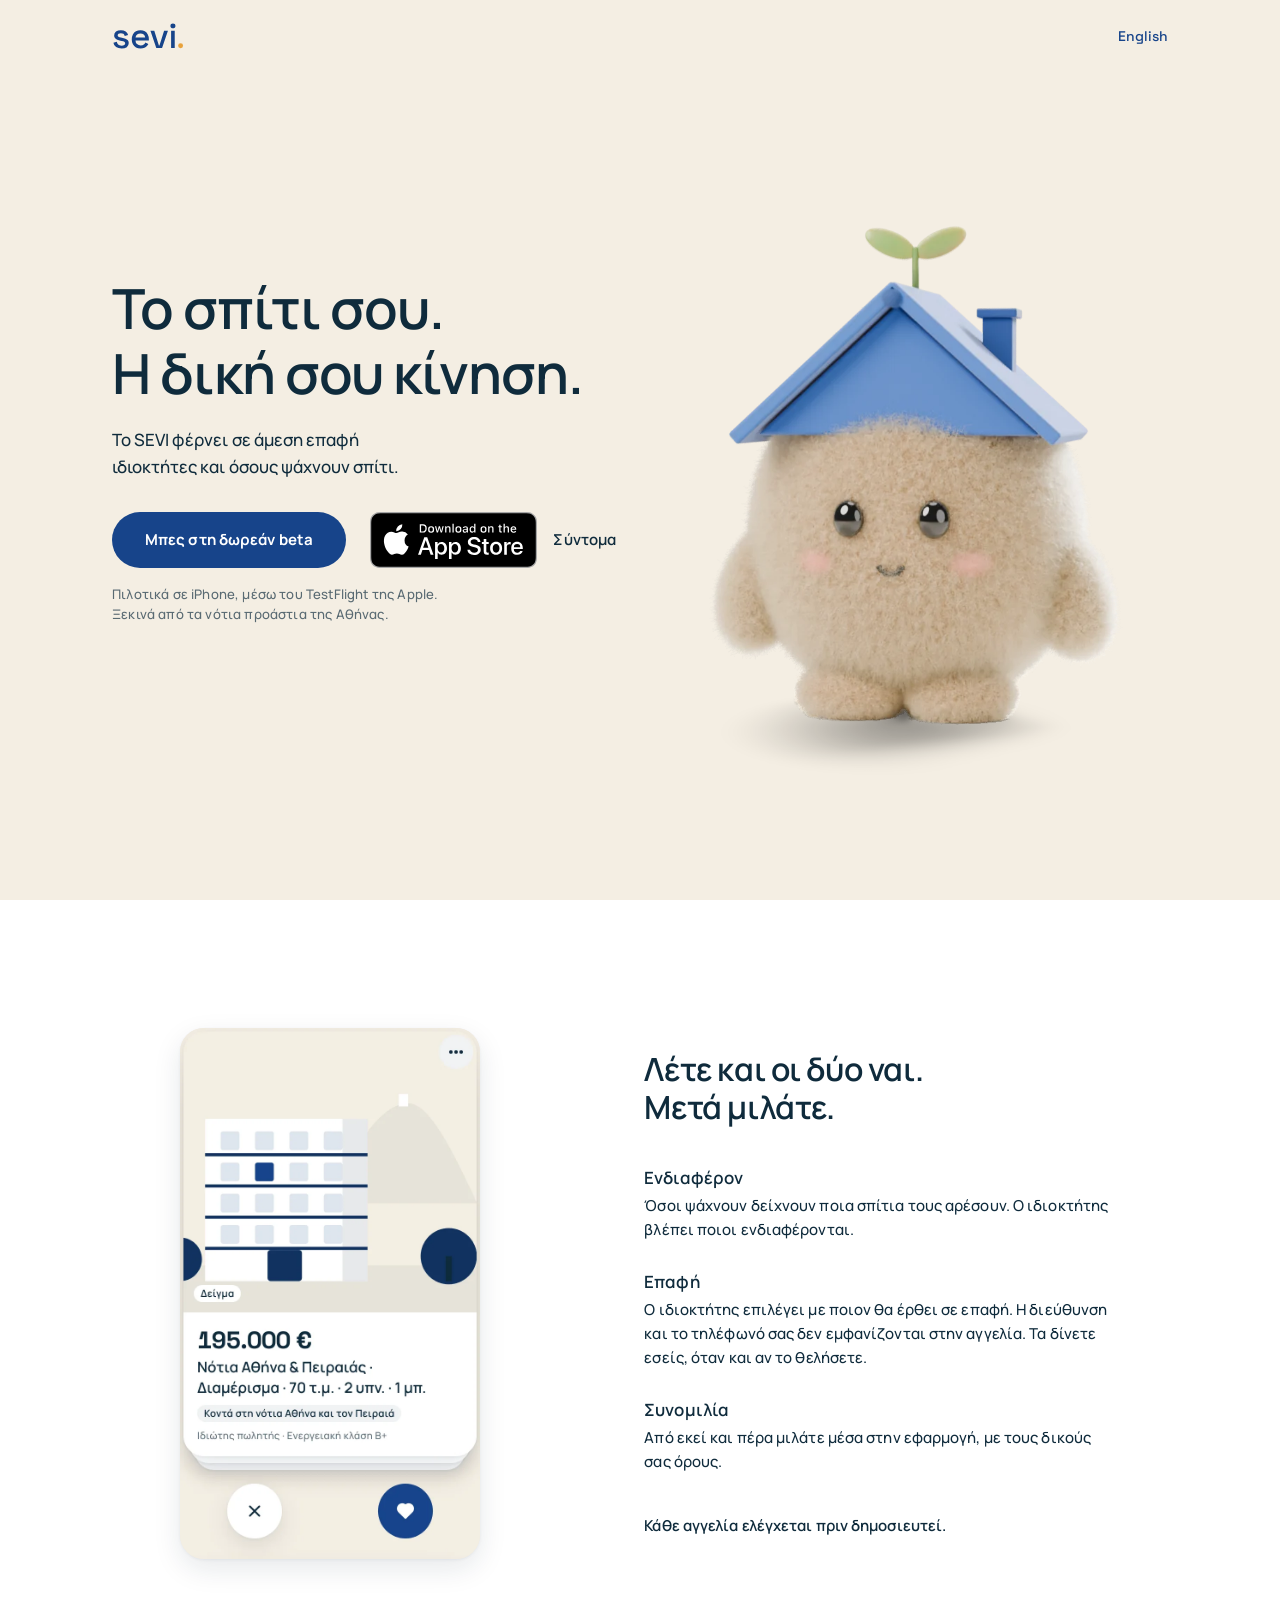
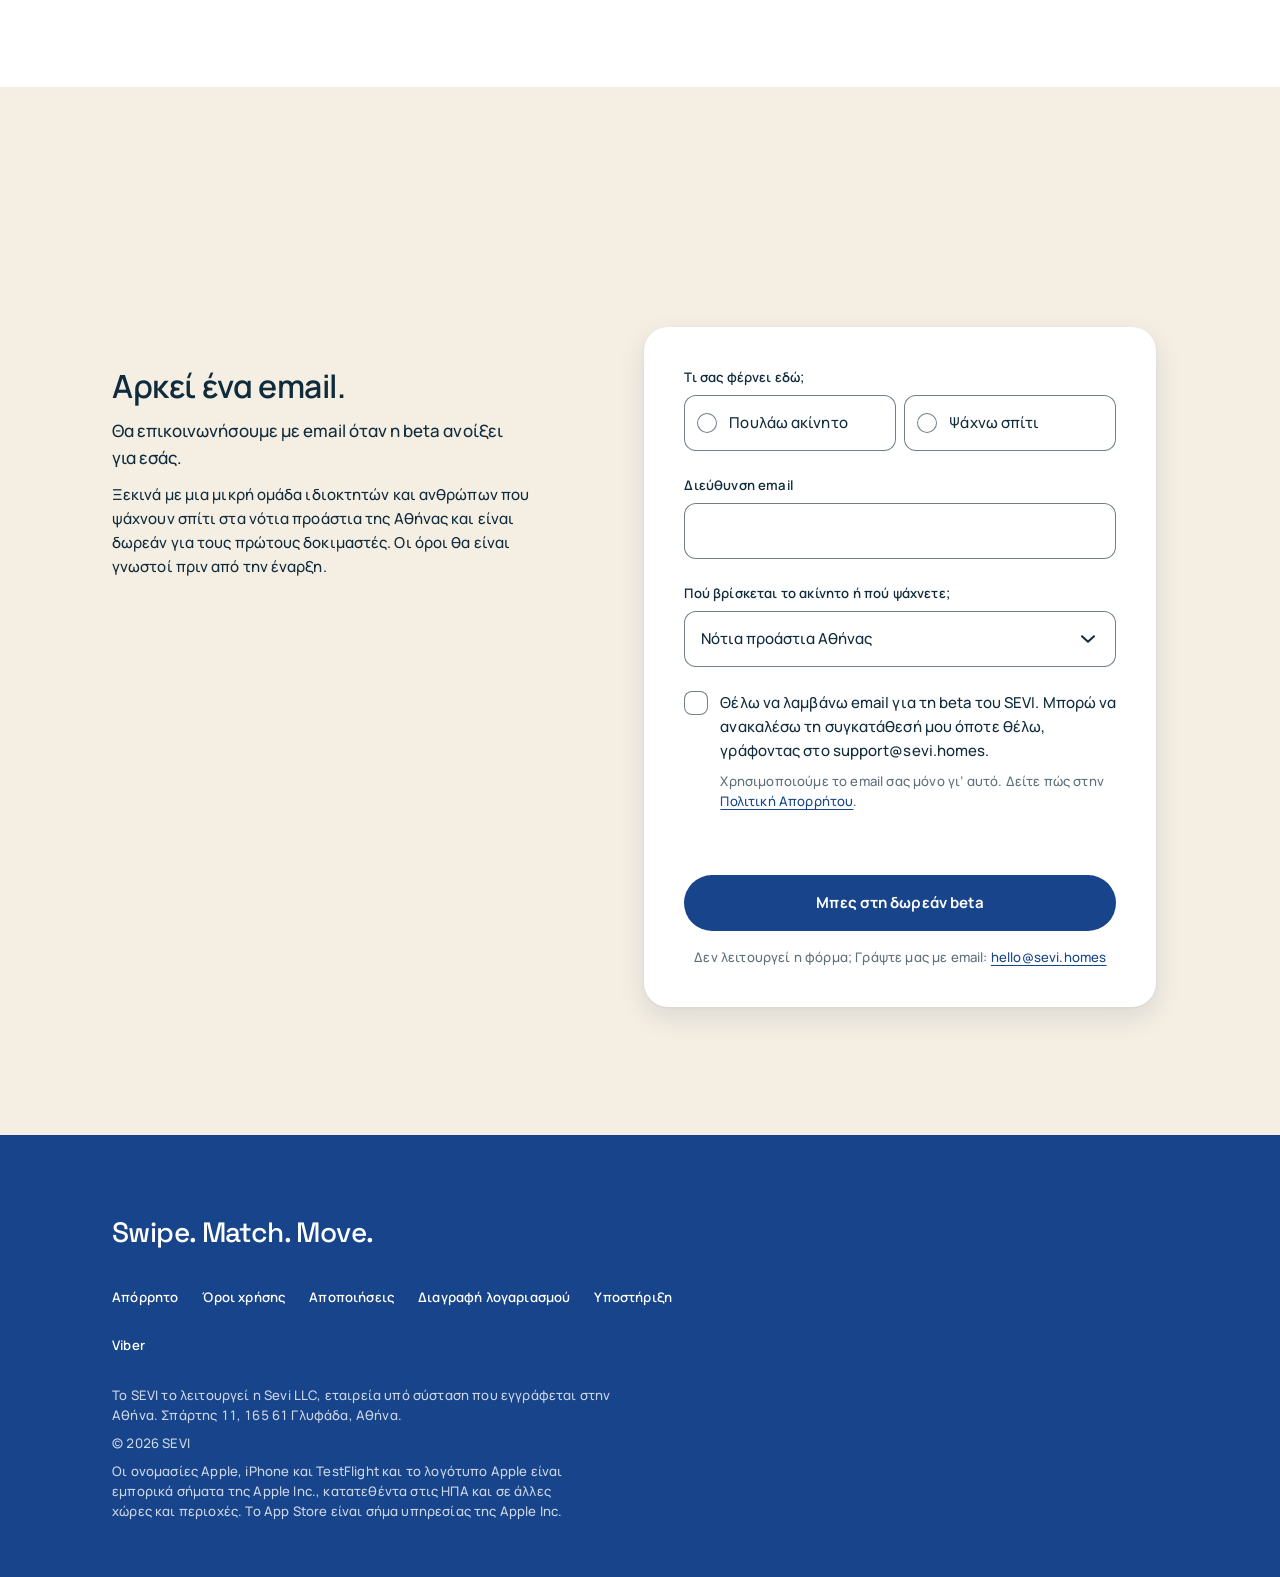
<file: el/index.html>
<!doctype html>
<html lang="el">
<head>
<meta charset="utf-8">
<meta name="viewport" content="width=device-width, initial-scale=1">
<meta http-equiv="Content-Security-Policy" content="default-src 'none'; script-src 'self'; style-src 'self'; font-src 'self'; img-src 'self'; connect-src https://badflqpjcyztbhwbhogb.supabase.co; base-uri 'none'; form-action 'none'">
<meta name="referrer" content="no-referrer">
<title>SEVI · Το σπίτι σου. Η δική σου κίνηση.</title>
<meta name="description" content="Το SEVI φέρνει σε άμεση επαφή ιδιοκτήτες και όσους ψάχνουν σπίτι. Η δωρεάν beta ξεκινά από τα νότια προάστια της Αθήνας. Μπείτε στη λίστα αναμονής.">
<meta name="color-scheme" content="light">
<meta name="theme-color" content="#F4EEE3">
<link rel="canonical" href="https://sevi.homes/el/">
<link rel="alternate" hreflang="en" href="https://sevi.homes/">
<link rel="alternate" hreflang="el" href="https://sevi.homes/el/">
<link rel="alternate" hreflang="x-default" href="https://sevi.homes/">
<meta property="og:type" content="website">
<meta property="og:site_name" content="SEVI">
<meta property="og:title" content="SEVI · Το σπίτι σου. Η δική σου κίνηση.">
<meta property="og:description" content="Το SEVI φέρνει σε άμεση επαφή ιδιοκτήτες και όσους ψάχνουν σπίτι. Η δωρεάν beta ξεκινά από τα νότια προάστια της Αθήνας. Μπείτε στη λίστα αναμονής.">
<meta property="og:url" content="https://sevi.homes/el/">
<meta property="og:locale" content="el_GR">
<meta property="og:image" content="https://sevi.homes/assets/og/sevi-el.png">
<meta property="og:image:type" content="image/png">
<meta property="og:image:width" content="1200">
<meta property="og:image:height" content="630">
<meta property="og:image:alt" content="SEVI. Το σπίτι σου. Η δική σου κίνηση.">
<meta name="twitter:card" content="summary_large_image">
<link rel="icon" href="/favicon.ico" sizes="any">
<link rel="icon" href="/favicon.svg" type="image/svg+xml">
<link rel="apple-touch-icon" href="/apple-touch-icon.png">
<link rel="preload" href="/assets/fonts/Manrope_500Medium.woff" as="font" type="font/woff" crossorigin>
<link rel="preload" href="/assets/fonts/Manrope_600SemiBold.woff" as="font" type="font/woff" crossorigin>
<link rel="preload" href="/assets/fonts/Manrope_700Bold.woff" as="font" type="font/woff" crossorigin>
<link rel="stylesheet" href="/assets/site.e57f6a32ed.css">
<script src="/assets/sevi.cd9385fbbd.js" defer></script>
<script src="/assets/waitlist.27911f6108.js" defer></script>
</head>
<body>
<a class="skip" href="#main">Μετάβαση στο περιεχόμενο</a>
<header class="site-header home"><div class="wrap"><a class="brand" href="/el/" aria-label="SEVI, αρχική σελίδα"><svg class="wordmark" viewBox="0 0 205.51 79.40" aria-hidden="true" focusable="false"><g transform="translate(-0.600 74.000)"><path fill="#17448A" d="M27.8 1.4Q18.4 1.4 12.2 -2.8Q6 -7 4.6 -15.5L14.2 -17.8Q15 -13.7 16.9 -11.3Q18.8 -8.9 21.65 -7.9Q24.5 -6.9 27.8 -6.9Q32.7 -6.9 35.35 -8.8Q38 -10.7 38 -13.7Q38 -16.7 35.5 -18.1Q33 -19.5 28.1 -20.4L24.7 -21Q19.7 -21.9 15.6 -23.6Q11.5 -25.3 9.1 -28.3Q6.7 -31.3 6.7 -36Q6.7 -43 11.9 -46.85Q17.1 -50.7 25.7 -50.7Q34 -50.7 39.35 -46.95Q44.7 -43.2 46.3 -36.8L36.7 -34.1Q35.8 -38.6 32.9 -40.45Q30 -42.3 25.7 -42.3Q21.5 -42.3 19.1 -40.75Q16.7 -39.2 16.7 -36.4Q16.7 -33.4 19.05 -32Q21.4 -30.6 25.4 -29.9L28.9 -29.3Q34.2 -28.4 38.6 -26.8Q43 -25.2 45.55 -22.2Q48.1 -19.2 48.1 -14.2Q48.1 -6.8 42.6 -2.7Q37.1 1.4 27.8 1.4ZM81.7 1.4Q74.2 1.4 68.6 -1.75Q63 -4.9 59.85 -10.65Q56.7 -16.4 56.7 -24V-25.2Q56.7 -32.9 59.8 -38.65Q62.9 -44.4 68.45 -47.55Q74 -50.7 81.3 -50.7Q88.4 -50.7 93.75 -47.55Q99.1 -44.4 102.1 -38.8Q105.1 -33.2 105.1 -25.7V-21.8H67.2Q67.4 -15.3 71.55 -11.45Q75.7 -7.6 81.9 -7.6Q87.7 -7.6 90.65 -10.2Q93.6 -12.8 95.2 -16.2L103.7 -11.8Q102.3 -9 99.65 -5.9Q97 -2.8 92.7 -0.7Q88.4 1.4 81.7 1.4ZM67.3 -29.7H94.6Q94.2 -35.3 90.6 -38.45Q87 -41.6 81.2 -41.6Q75.4 -41.6 71.75 -38.45Q68.1 -35.3 67.3 -29.7ZM126.2 0 109.6 -49.3H120.5L133.6 -7.6H135.2L148.3 -49.3H159.2L142.6 0ZM168.2 0V-49.3H178.5V0ZM173.4 -56Q170.4 -56 168.35 -57.95Q166.3 -59.9 166.3 -63Q166.3 -66.1 168.35 -68.05Q170.4 -70 173.4 -70Q176.5 -70 178.5 -68.05Q180.5 -66.1 180.5 -63Q180.5 -59.9 178.5 -57.95Q176.5 -56 173.4 -56Z"/><circle fill="#E8A23C" cx="195.153" cy="-6.553" r="6.953"/></g></svg></a><a class="lang" href="/" hreflang="en" lang="en">English</a></div></header>
<main id="main" tabindex="-1"><div class="landing"><section class="hero" id="top" aria-labelledby="top-title"><div class="wrap"><div class="hero-words"><h1 id="top-title"><span class="line">Το σπίτι σου.</span> <span class="line">Η δική σου κίνηση.</span></h1><p class="lead">Το SEVI φέρνει σε άμεση επαφή ιδιοκτήτες και όσους ψάχνουν σπίτι.</p><p class="hero-actions"><a class="button" href="#join">Μπες στη δωρεάν beta</a><span class="store store-badge store-coming"><img src="/assets/store/download-on-the-app-store-en.svg" width="120" height="40" alt="Σύντομα στο App Store"><span class="store-when" aria-hidden="true">Σύντομα</span></span></p><p class="hero-note"><span class="line">Πιλοτικά σε iPhone, μέσω του TestFlight της Apple.</span> <span class="line">Ξεκινά από τα νότια προάστια της Αθήνας.</span></p></div><div class="hero-sevi"><img class="sevi" src="/assets/sevi/poster-greeting.webp" width="720" height="990" alt="Η SEVi, σε αναμονή" data-alt-moment="Η SEVi χαιρετά" decoding="async" fetchpriority="high" data-moment-avif="/assets/sevi/greeting-720.avif" data-moment="/assets/sevi/greeting-560.webp" data-ms="2016" data-play="view"></div></div></section><section class="section how" id="how" aria-labelledby="how-title"><div class="wrap"><div class="how-text"><h2 id="how-title"><span class="line">Λέτε και οι δύο ναι.</span> <span class="line">Μετά μιλάτε.</span></h2><ol class="steps" role="list"><li><h3>Ενδιαφέρον</h3><p>Όσοι ψάχνουν δείχνουν ποια σπίτια τους αρέσουν. Ο ιδιοκτήτης βλέπει ποιοι ενδιαφέρονται.</p></li><li><h3>Επαφή</h3><p>Ο ιδιοκτήτης επιλέγει με ποιον θα έρθει σε επαφή. Η διεύθυνση και το τηλέφωνό σας δεν εμφανίζονται στην αγγελία. Τα δίνετε εσείς, όταν και αν το θελήσετε.</p></li><li><h3>Συνομιλία</h3><p>Από εκεί και πέρα μιλάτε μέσα στην εφαρμογή, με τους δικούς σας όρους.</p></li></ol><p class="trust">Κάθε αγγελία ελέγχεται πριν δημοσιευτεί.</p></div><div class="how-shot"><img src="/assets/app/deck-el.webp" width="700" height="1240" alt="Η εφαρμογή SEVI: δείγμα σπιτιού σε κάρτα" loading="lazy" decoding="async"></div></div></section><section class="section join" id="join" aria-labelledby="join-title"><div class="wrap"><div class="join-text"><h2 id="join-title">Αρκεί ένα email.</h2><p class="lead">Θα επικοινωνήσουμε με email όταν η beta ανοίξει για εσάς.</p><p class="join-note">Ξεκινά με μια μικρή ομάδα ιδιοκτητών και ανθρώπων που ψάχνουν σπίτι στα νότια προάστια της Αθήνας και είναι δωρεάν για τους πρώτους δοκιμαστές. Οι όροι θα είναι γνωστοί πριν από την έναρξη.</p></div><div class="join-card"><form id="waitlist" class="form" novalidate data-msg-role="Επιλέξτε ένα από τα δύο: πουλάτε ή ψάχνετε." data-msg-email="Ελέγξτε τη διεύθυνση email και δοκιμάστε ξανά." data-msg-consent="Σημειώστε το κουτί για να μπορούμε να σας στείλουμε email." data-msg-busy="Δεν μπορέσαμε να σας προσθέσουμε αυτή τη στιγμή. Δοκιμάστε ξανά σε λίγα λεπτά ή γράψτε στο hello@sevi.homes." data-msg-outdated="Η σελίδα δεν είναι ενημερωμένη. Φορτώστε την ξανά και δοκιμάστε πάλι." data-msg-closed="Η λίστα είναι κλειστή προς το παρόν. Γράψτε στο hello@sevi.homes." data-msg-network="Δεν μπορέσαμε να επικοινωνήσουμε με το SEVI. Ελέγξτε τη σύνδεσή σας στο ίντερνετ και δοκιμάστε ξανά." data-msg-sending="Σας προσθέτουμε…"><div class="persona" aria-hidden="true"><img class="persona-connector" src="/assets/sevi/persona-connector.webp" width="720" height="990" alt="" loading="lazy" decoding="async"><img class="persona-host" src="/assets/sevi/persona-host.webp" width="720" height="990" alt="" loading="lazy" decoding="async"><img class="persona-scout" src="/assets/sevi/persona-scout.webp" width="720" height="990" alt="" loading="lazy" decoding="async"></div><fieldset class="field"><legend>Τι σας φέρνει εδώ;</legend><div class="choices"><label class="choice" for="wl-role-owner"><input type="radio" id="wl-role-owner" name="role" value="owner" required><span>Πουλάω ακίνητο</span></label><label class="choice" for="wl-role-seeker"><input type="radio" id="wl-role-seeker" name="role" value="seeker" required><span>Ψάχνω σπίτι</span></label></div></fieldset><div class="field"><label for="wl-email">Διεύθυνση email</label><input type="email" id="wl-email" name="email" required maxlength="254" autocomplete="email" inputmode="email" autocapitalize="off" spellcheck="false"></div><div class="field"><label for="wl-area">Πού βρίσκεται το ακίνητο ή πού ψάχνετε;</label><div class="select"><select id="wl-area" name="area" required><option value="athens_south" selected>Νότια προάστια Αθήνας</option><option value="athens_other">Αλλού στην Αττική</option><option value="greece_other">Αλλού στην Ελλάδα</option></select><svg class="icon" viewBox="0 0 24 24" stroke-width="2" aria-hidden="true" focusable="false"><path d="M6 9.2 12 14.8l6-5.6"/></svg></div></div><div class="field"><label class="check" for="wl-consent"><input type="checkbox" id="wl-consent" name="consent" required><span>Θέλω να λαμβάνω email για τη beta του SEVI. Μπορώ να ανακαλέσω τη συγκατάθεσή μου όποτε θέλω, γράφοντας στο support@sevi.homes.</span></label><p class="hint">Χρησιμοποιούμε το email σας μόνο γι’ αυτό. Δείτε πώς στην <a href="/el/privacy/">Πολιτική Απορρήτου</a>.</p></div><div class="hp" aria-hidden="true"><label for="wl-hp-7q">Αφήστε αυτό το πεδίο κενό</label><input type="text" id="wl-hp-7q" name="wl-hp-7q" tabindex="-1" autocomplete="off" data-1p-ignore data-lpignore="true" data-bwignore data-form-type="other"></div><p class="form-status" id="waitlist-status" role="status" aria-live="polite"></p><button class="button" type="submit" id="waitlist-submit">Μπες στη δωρεάν beta</button></form><div class="done" id="waitlist-done" hidden><div class="done-sevi"><img class="sevi" src="/assets/sevi/poster-success.webp" width="720" height="990" alt="Η SEVi χοροπηδά από χαρά" loading="lazy" decoding="async" data-moment-avif="/assets/sevi/success-720.avif" data-moment="/assets/sevi/success-560.webp" data-ms="2016" data-cut data-play="shown"></div><h3 id="waitlist-done-title" tabindex="-1">Είστε στη λίστα.</h3><p>Θα επικοινωνήσουμε μαζί σας με email όταν η beta ανοίξει για εσάς. Για να βγείτε από τη λίστα, γράψτε στο <a href="mailto:support@sevi.homes">support@sevi.homes</a>.</p><p class="share">Γνωρίζετε ιδιοκτήτες στη γειτονιά σας; Στείλτε τους αυτή τη σελίδα. <span class="share-links"><a href="https://wa.me/?text=%CE%A4%CE%BF%20SEVI%20%CF%86%CE%AD%CF%81%CE%BD%CE%B5%CE%B9%20%CF%83%CE%B5%20%CE%AC%CE%BC%CE%B5%CF%83%CE%B7%20%CE%B5%CF%80%CE%B1%CF%86%CE%AE%20%CE%B9%CE%B4%CE%B9%CE%BF%CE%BA%CF%84%CE%AE%CF%84%CE%B5%CF%82%20%CE%BA%CE%B1%CE%B9%20%CF%8C%CF%83%CE%BF%CF%85%CF%82%20%CF%88%CE%AC%CF%87%CE%BD%CE%BF%CF%85%CE%BD%20%CF%83%CF%80%CE%AF%CF%84%CE%B9.%20https%3A%2F%2Fsevi.homes%2Fel%2F" target="_blank" rel="noopener noreferrer">Αποστολή με WhatsApp</a><a class="share-touch" href="viber://forward?text=%CE%A4%CE%BF%20SEVI%20%CF%86%CE%AD%CF%81%CE%BD%CE%B5%CE%B9%20%CF%83%CE%B5%20%CE%AC%CE%BC%CE%B5%CF%83%CE%B7%20%CE%B5%CF%80%CE%B1%CF%86%CE%AE%20%CE%B9%CE%B4%CE%B9%CE%BF%CE%BA%CF%84%CE%AE%CF%84%CE%B5%CF%82%20%CE%BA%CE%B1%CE%B9%20%CF%8C%CF%83%CE%BF%CF%85%CF%82%20%CF%88%CE%AC%CF%87%CE%BD%CE%BF%CF%85%CE%BD%20%CF%83%CF%80%CE%AF%CF%84%CE%B9.%20https%3A%2F%2Fsevi.homes%2Fel%2F">Αποστολή με Viber</a></span></p><p class="channels">Μάθετε τα νέα και στο <a class="channel" href="https://invite.viber.com/?g2=AQAEYZwkRhDFHFdy8GDGeDsnIUlD4fXub0GLomYBRvyUVKKcGVP7AdFCOqjamsou" rel="noopener noreferrer">Viber</a>.</p></div><p class="by-email trouble" id="waitlist-trouble">Δεν λειτουργεί η φόρμα; Γράψτε μας με email: <a href="mailto:hello@sevi.homes?subject=%CE%94%CF%89%CF%81%CE%B5%CE%AC%CE%BD%20beta%20%CF%84%CE%BF%CF%85%20SEVI">hello@sevi.homes</a></p></div></div></section></div></main>
<footer class="site-footer on-brand"><div class="wrap"><p class="signoff" lang="en">Swipe. Match. Move.</p><nav aria-label="Νομικά και βοήθεια"><ul class="footer-links" role="list"><li><a href="/el/privacy/">Απόρρητο</a></li><li><a href="/el/terms/">Όροι χρήσης</a></li><li><a href="/el/disclaimers/">Αποποιήσεις</a></li><li><a href="/el/delete-account/">Διαγραφή λογαριασμού</a></li><li><a href="/el/support/">Υποστήριξη</a></li></ul></nav><nav aria-label="Νέα του SEVI"><ul class="footer-links footer-channels" role="list"><li><a class="channel" href="https://invite.viber.com/?g2=AQAEYZwkRhDFHFdy8GDGeDsnIUlD4fXub0GLomYBRvyUVKKcGVP7AdFCOqjamsou" rel="noopener noreferrer">Viber</a></li></ul></nav><p class="operator">Το SEVI το λειτουργεί η Sevi LLC, εταιρεία υπό σύσταση που εγγράφεται στην Αθήνα. Σπάρτης 11, 165 61 Γλυφάδα, Αθήνα.</p><p class="copyright">© 2026 SEVI</p><p class="credit">Οι ονομασίες Apple, iPhone και TestFlight και το λογότυπο Apple είναι εμπορικά σήματα της Apple Inc., κατατεθέντα στις ΗΠΑ και σε άλλες χώρες και περιοχές. Το App Store είναι σήμα υπηρεσίας της Apple Inc.</p></div></footer>
</body>
</html>
</file>
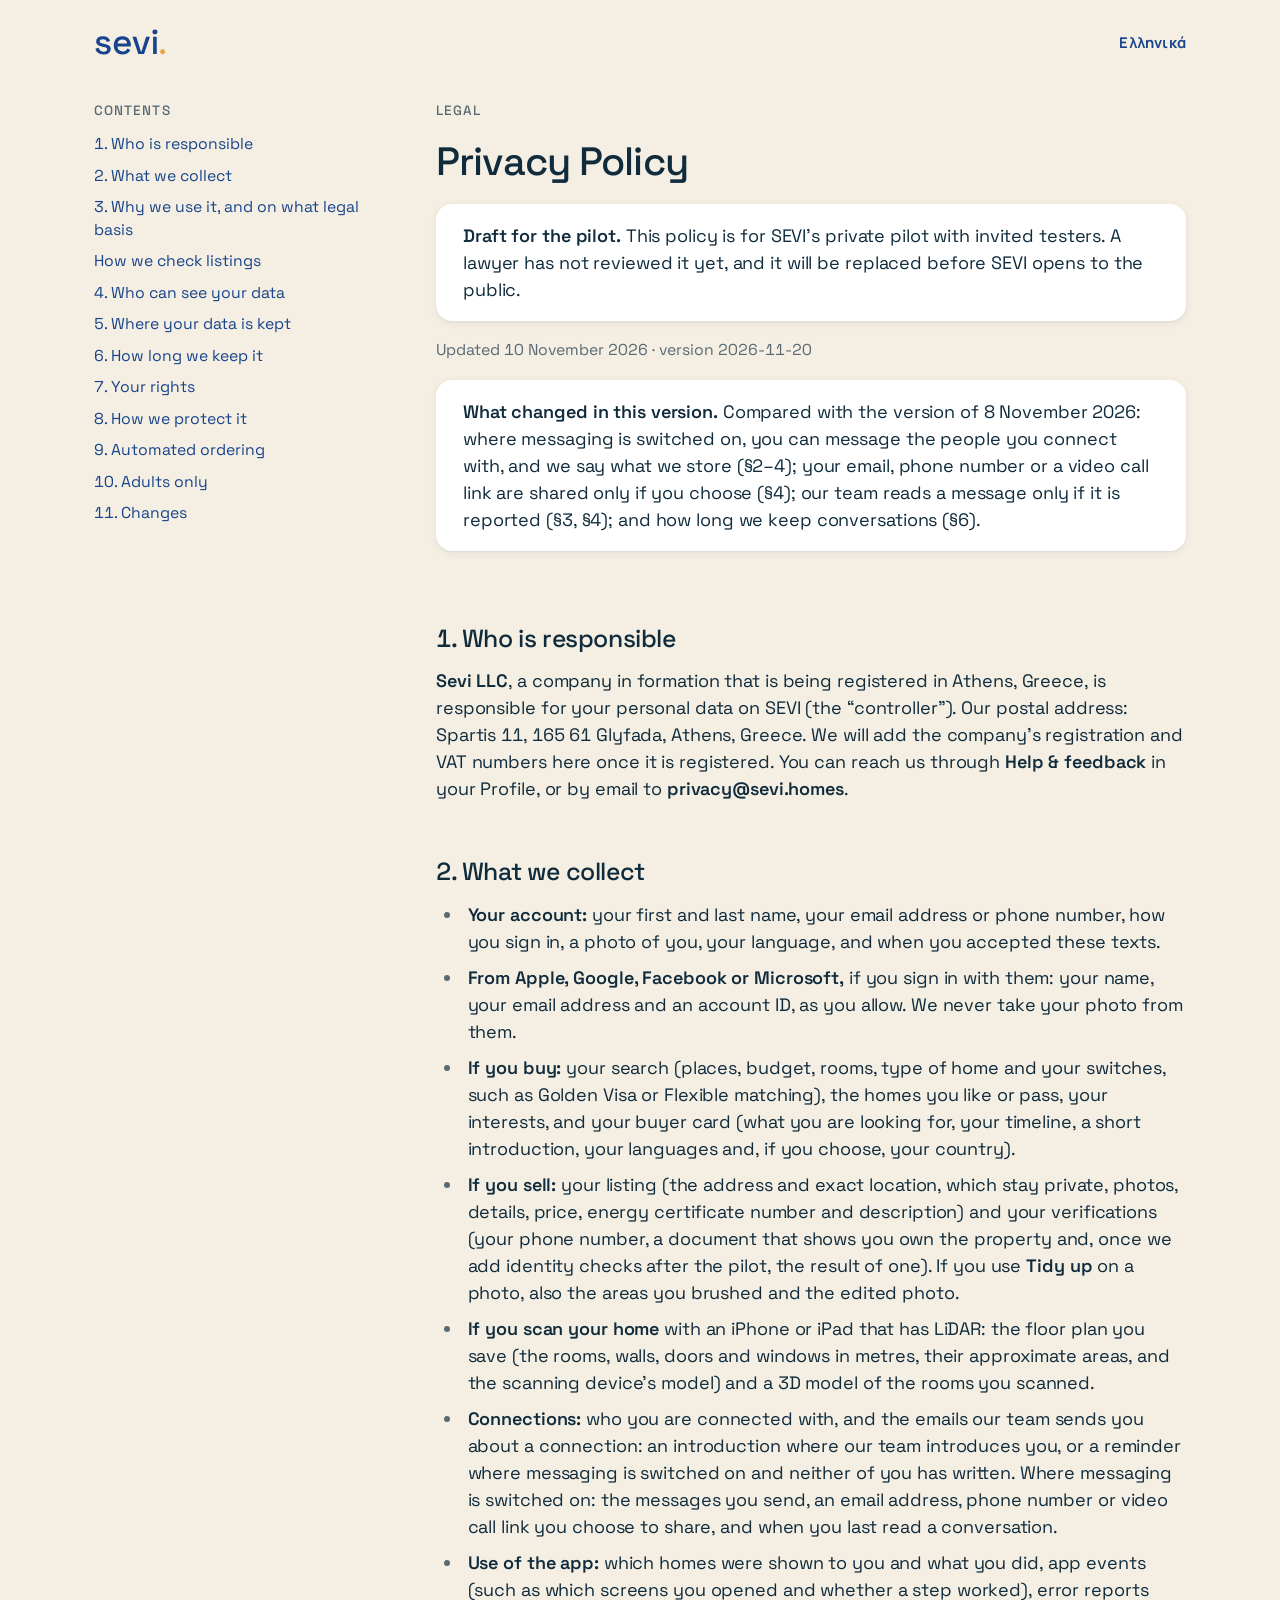
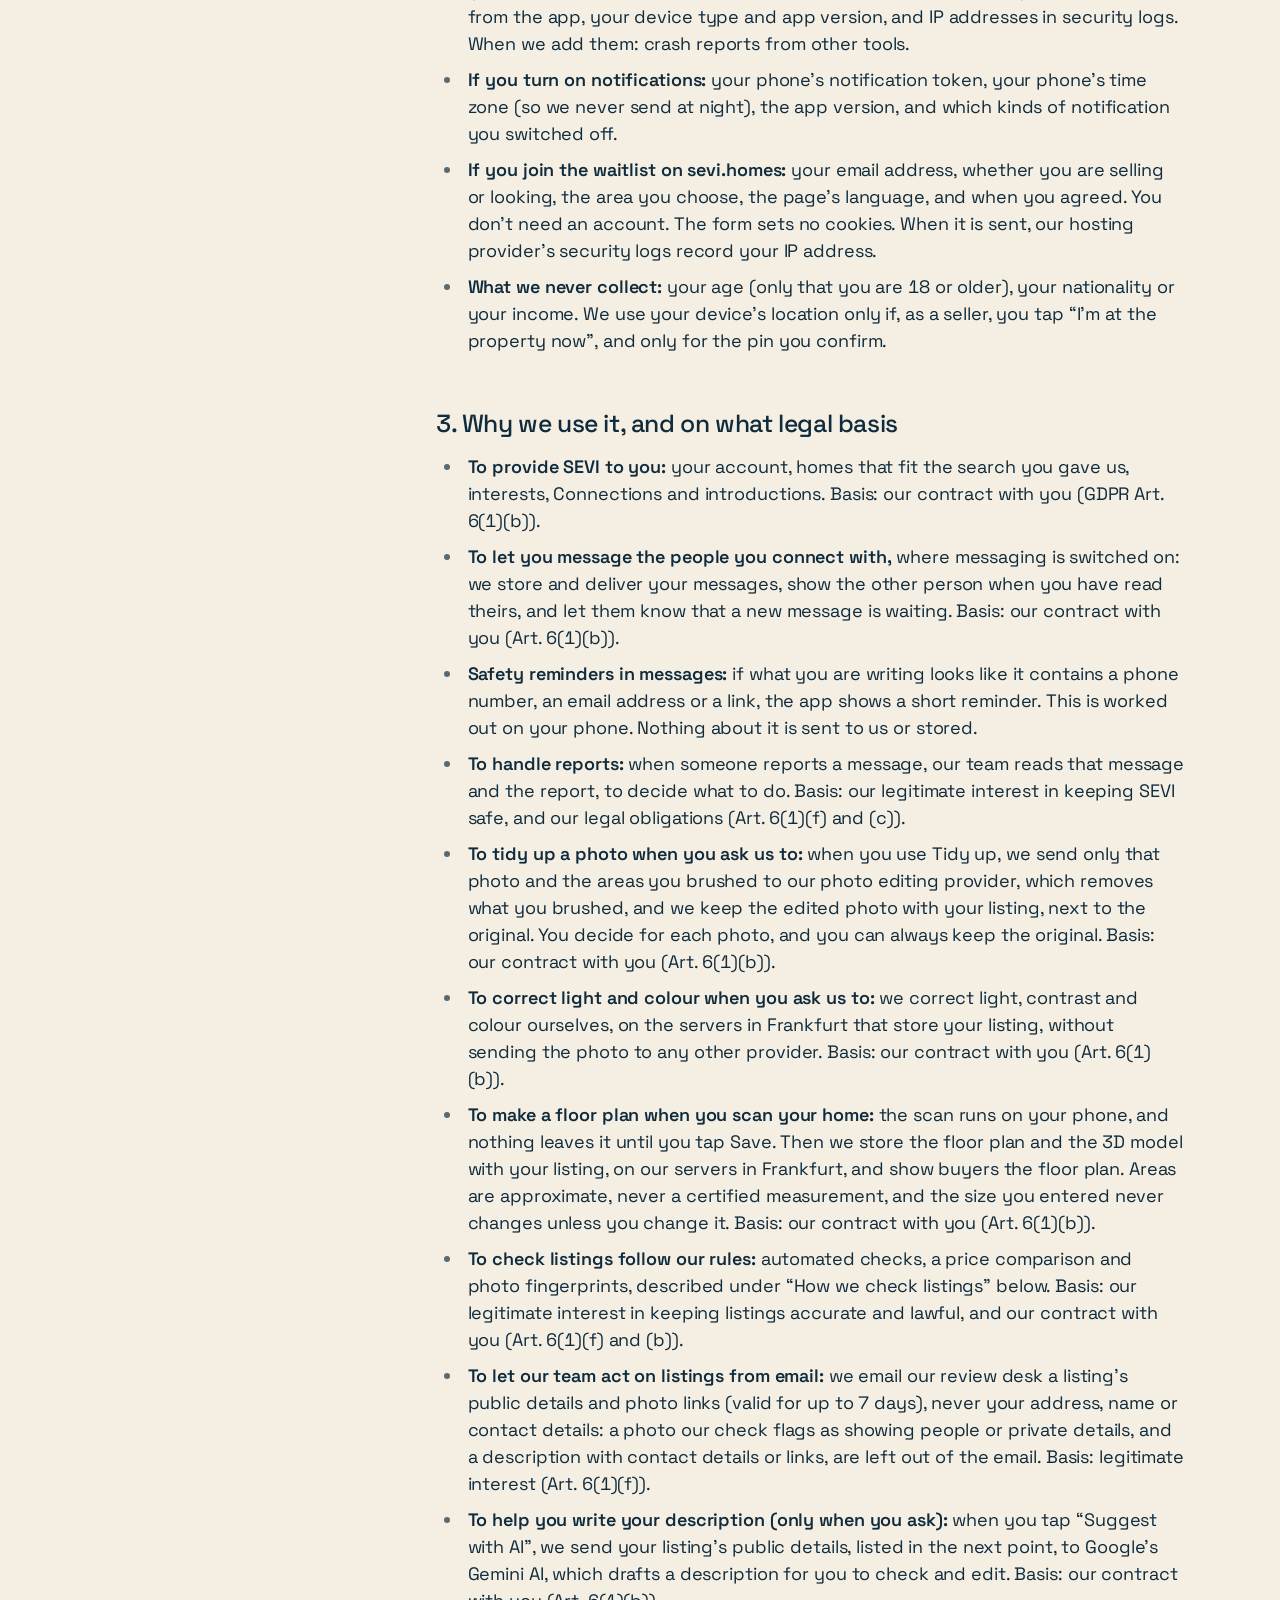
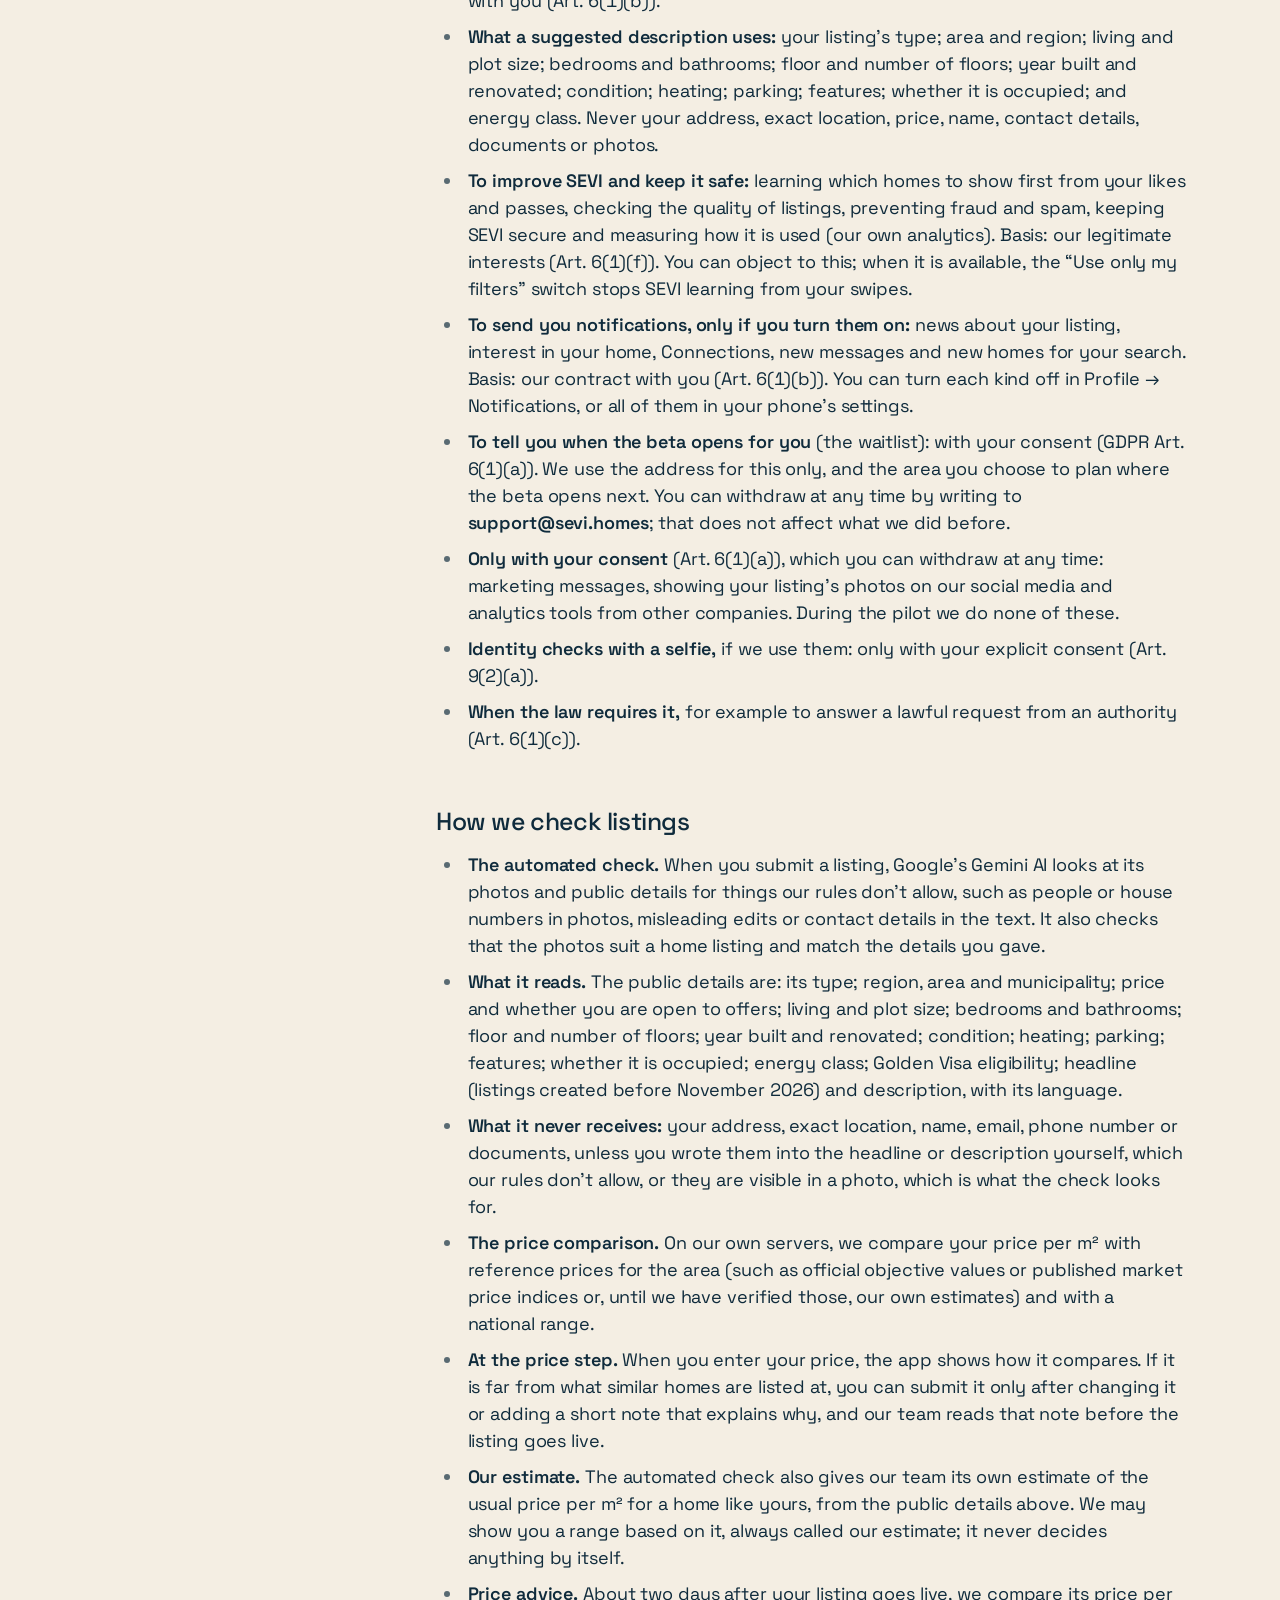
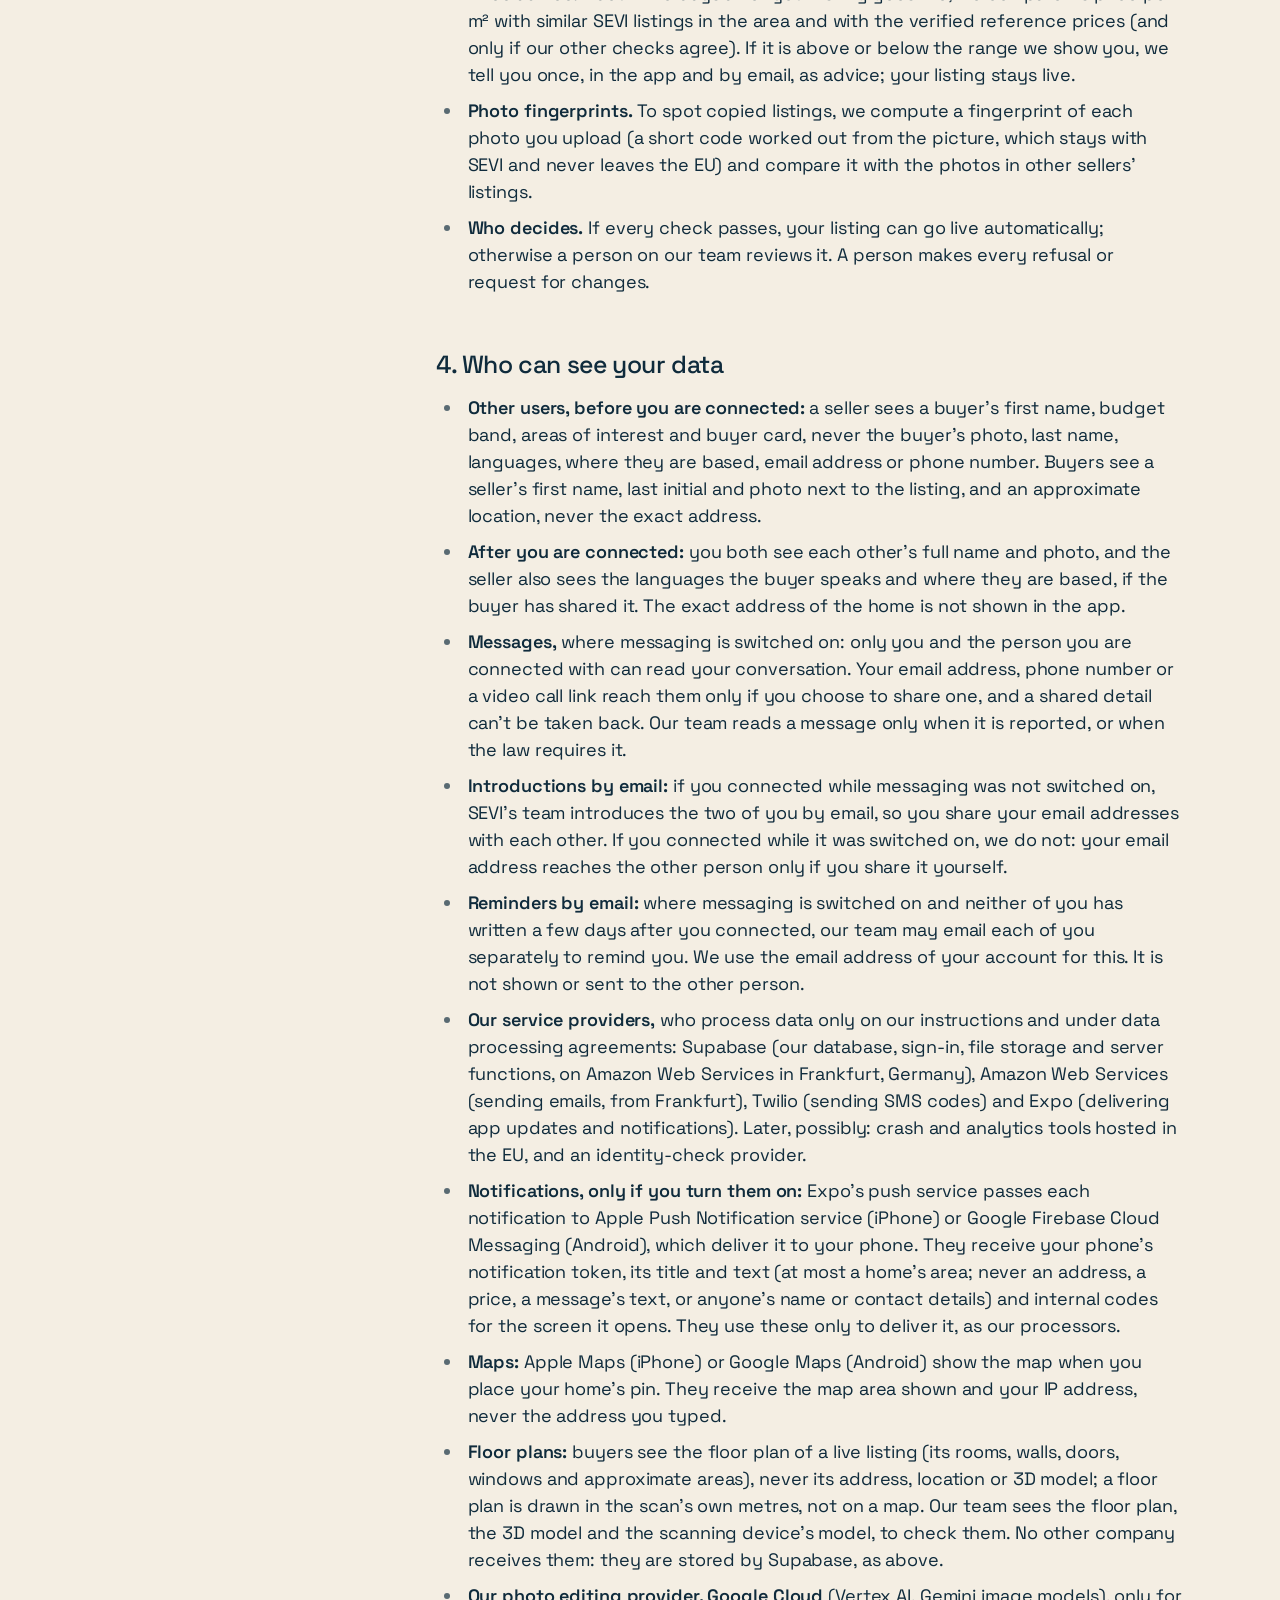
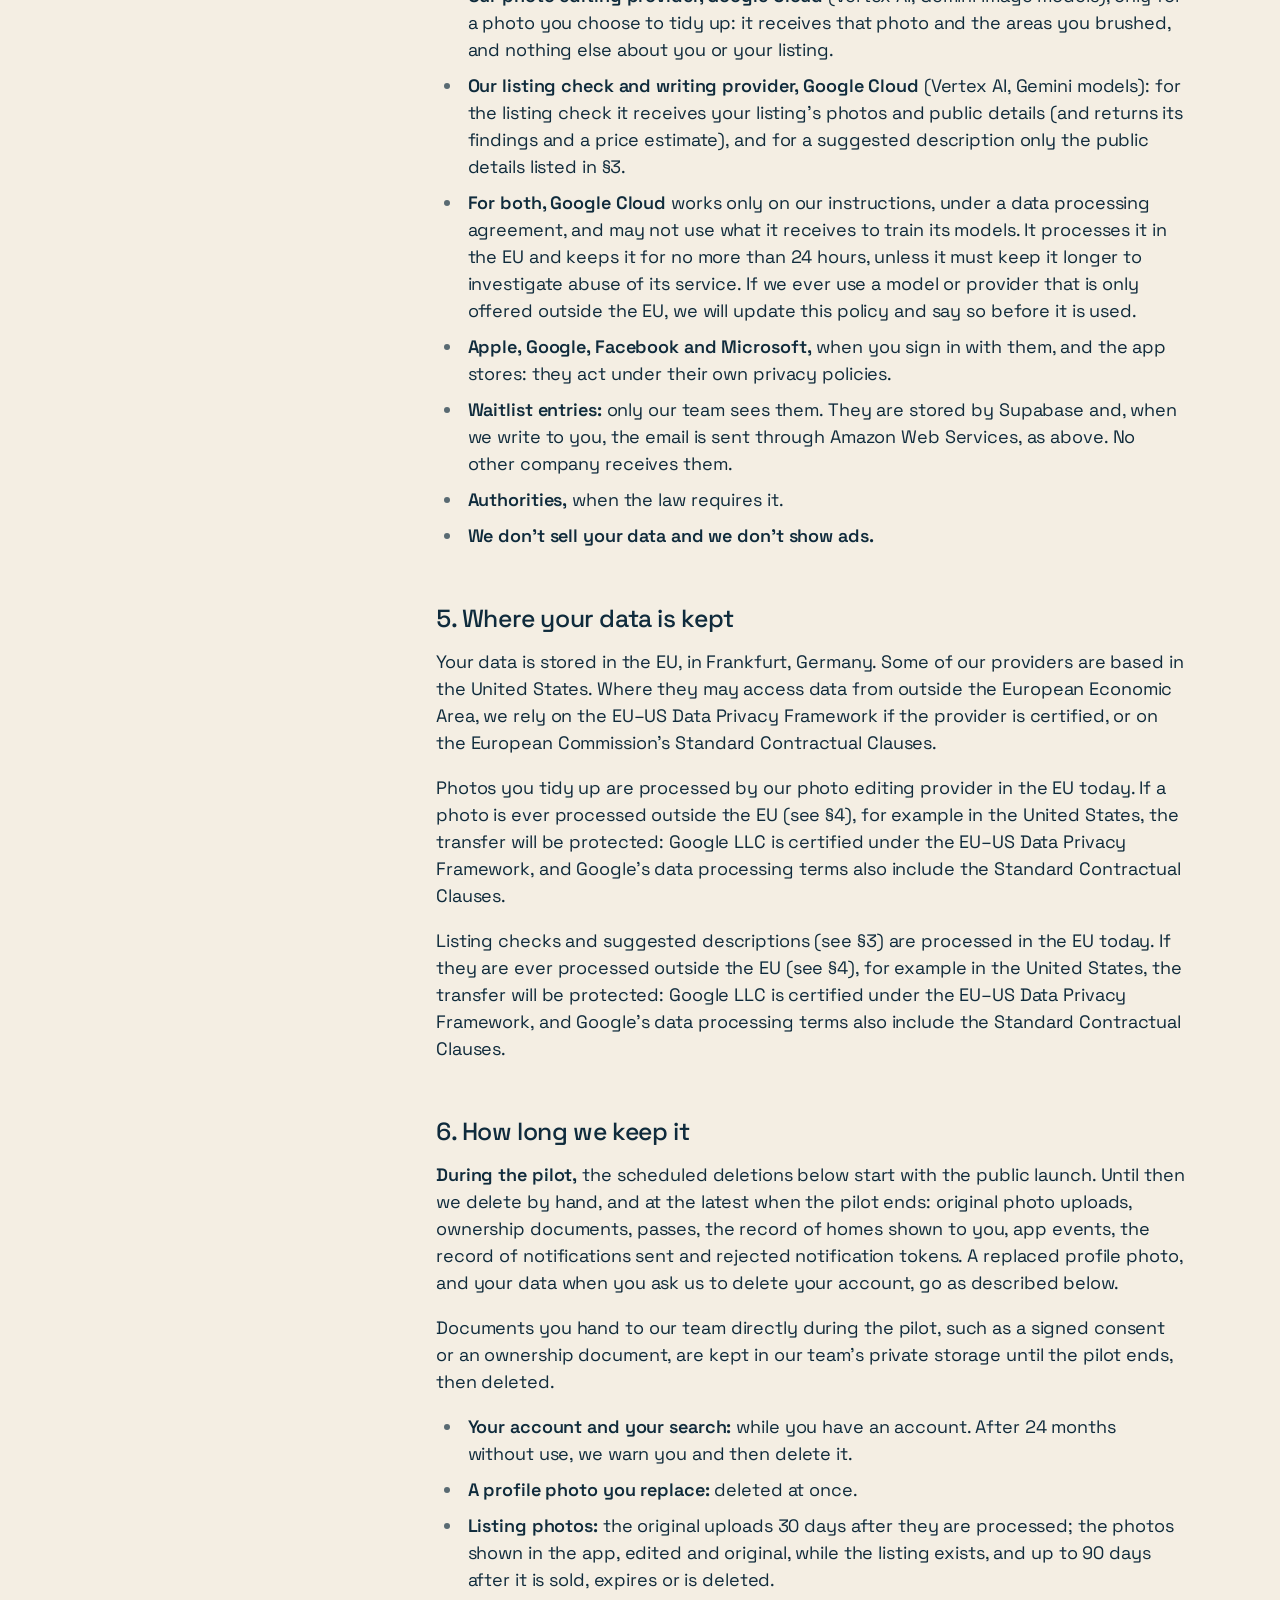
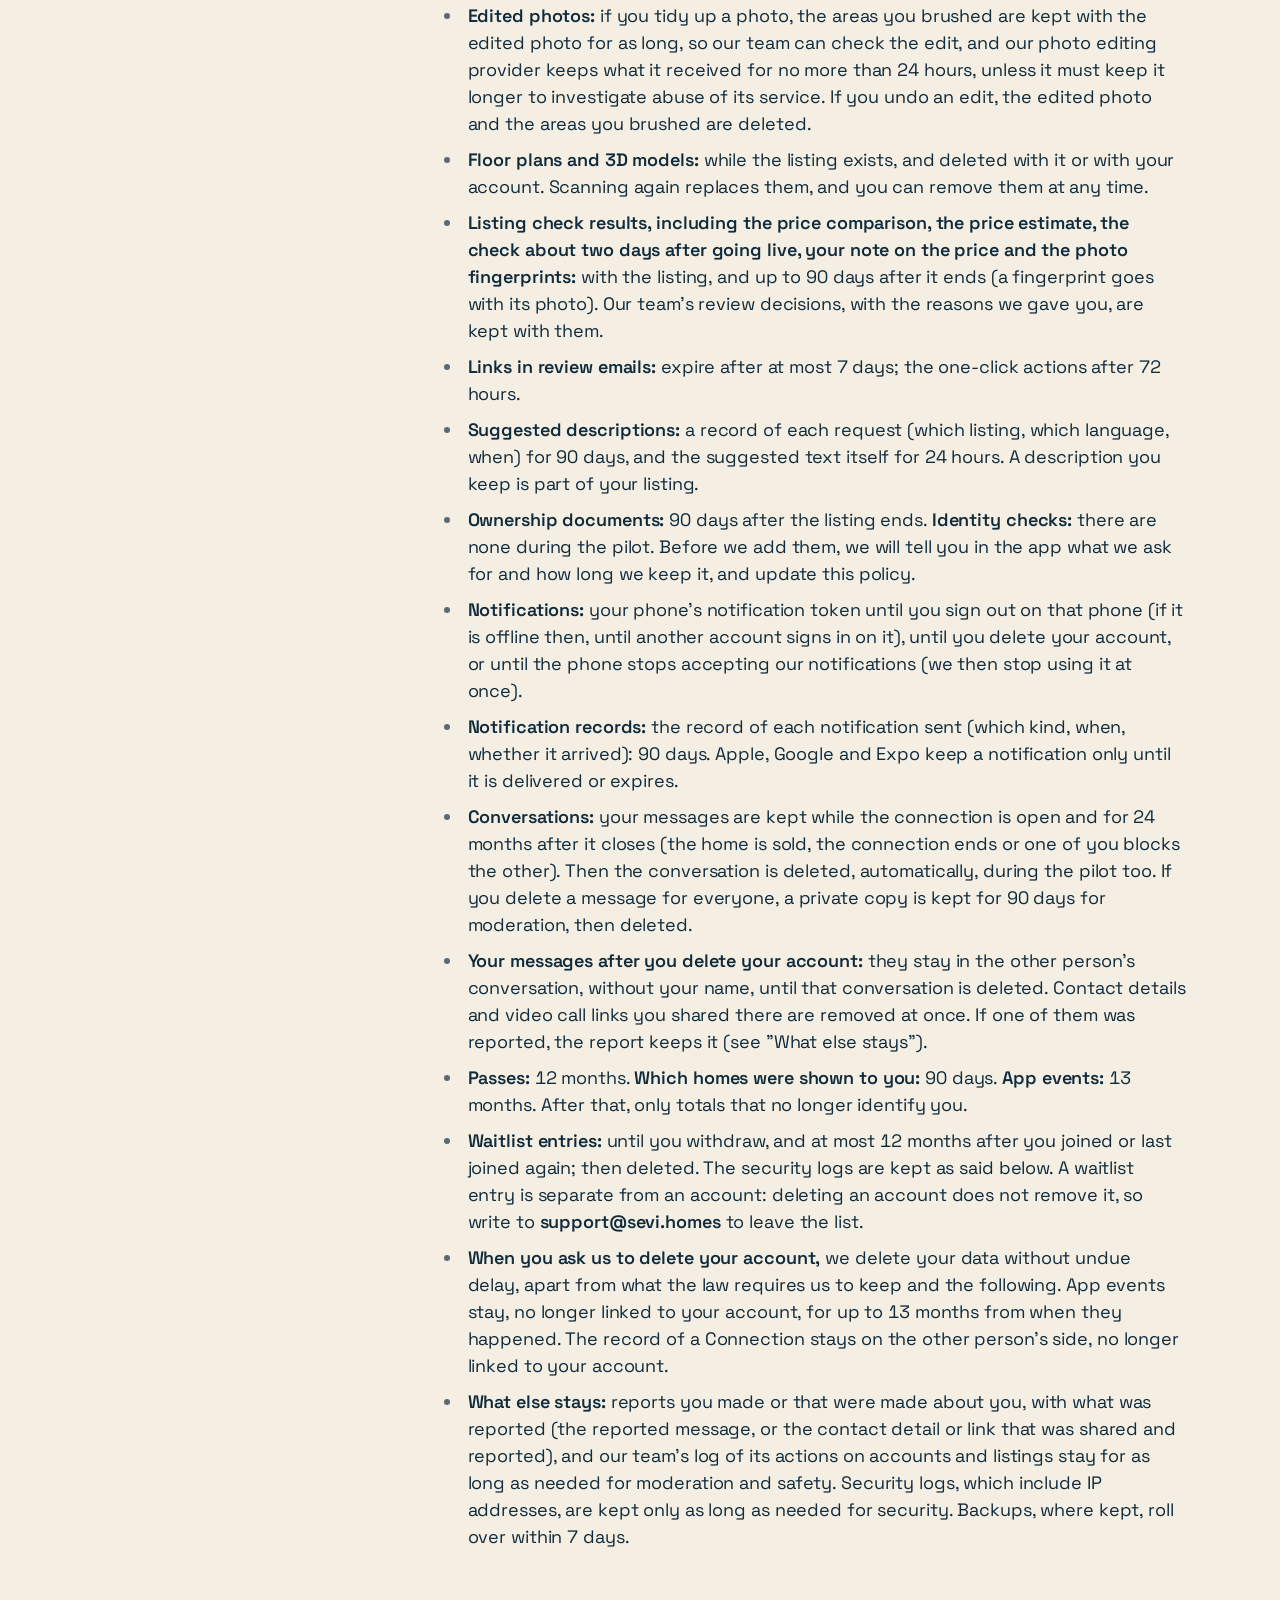
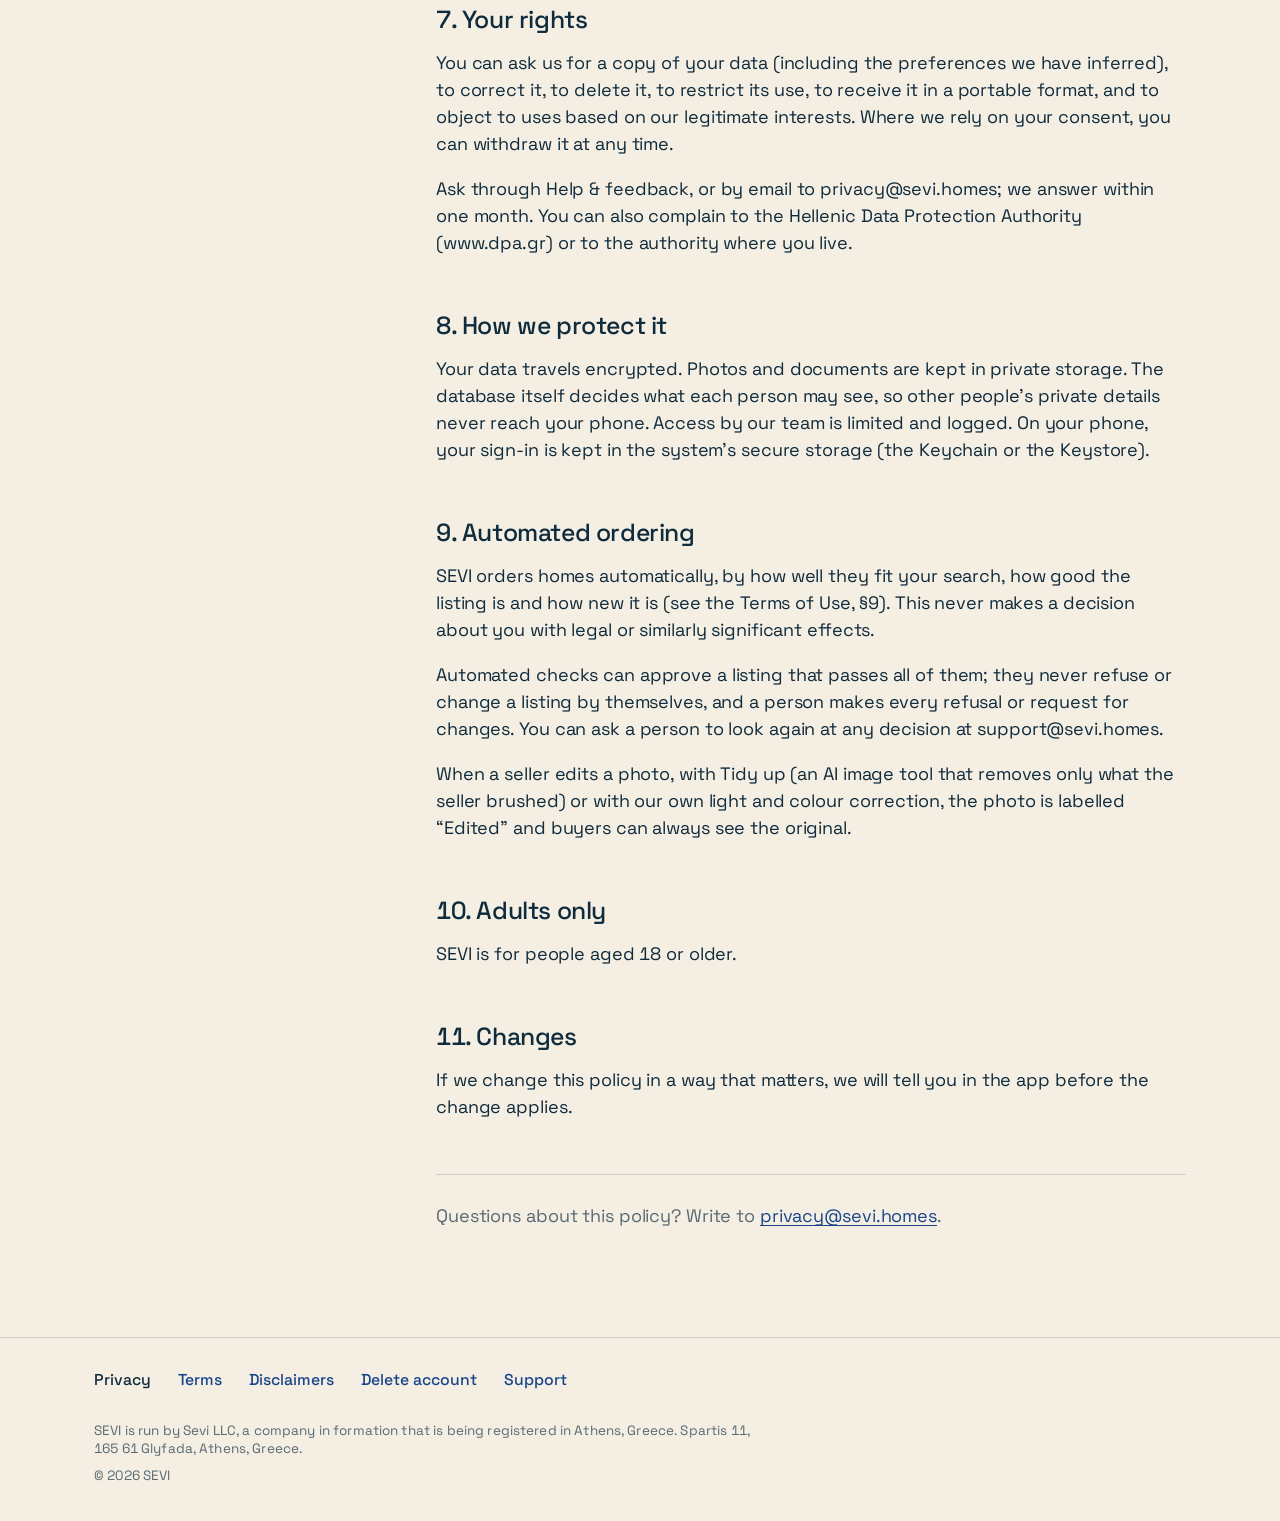
<file: privacy/index.html>
<!doctype html>
<html lang="en">
<head>
<meta charset="utf-8">
<meta name="viewport" content="width=device-width, initial-scale=1">
<meta http-equiv="Content-Security-Policy" content="default-src 'none'; style-src 'self'; font-src 'self'; img-src 'self'; base-uri 'none'; form-action 'none'">
<meta name="referrer" content="no-referrer">
<title>Privacy Policy · SEVI</title>
<meta name="description" content="How SEVI collects, uses and protects your personal data during the private pilot.">
<meta name="color-scheme" content="light">
<meta name="theme-color" content="#F4EEE3">
<link rel="canonical" href="https://sevi.homes/privacy/">
<link rel="alternate" hreflang="en" href="https://sevi.homes/privacy/">
<link rel="alternate" hreflang="el" href="https://sevi.homes/el/privacy/">
<link rel="alternate" hreflang="x-default" href="https://sevi.homes/privacy/">
<link rel="icon" href="/favicon.ico" sizes="any">
<link rel="icon" href="/favicon.svg" type="image/svg+xml">
<link rel="apple-touch-icon" href="/apple-touch-icon.png">
<link rel="preload" href="/assets/fonts/SpaceGrotesk_400Regular.woff" as="font" type="font/woff" crossorigin>
<link rel="stylesheet" href="/assets/site.e57f6a32ed.css">
</head>
<body>
<a class="skip" href="#main">Skip to content</a>
<header class="site-header"><div class="wrap"><a class="brand" href="/" aria-label="SEVI, home page"><svg class="wordmark" viewBox="0 0 205.51 79.40" aria-hidden="true" focusable="false"><g transform="translate(-0.600 74.000)"><path fill="#17448A" d="M27.8 1.4Q18.4 1.4 12.2 -2.8Q6 -7 4.6 -15.5L14.2 -17.8Q15 -13.7 16.9 -11.3Q18.8 -8.9 21.65 -7.9Q24.5 -6.9 27.8 -6.9Q32.7 -6.9 35.35 -8.8Q38 -10.7 38 -13.7Q38 -16.7 35.5 -18.1Q33 -19.5 28.1 -20.4L24.7 -21Q19.7 -21.9 15.6 -23.6Q11.5 -25.3 9.1 -28.3Q6.7 -31.3 6.7 -36Q6.7 -43 11.9 -46.85Q17.1 -50.7 25.7 -50.7Q34 -50.7 39.35 -46.95Q44.7 -43.2 46.3 -36.8L36.7 -34.1Q35.8 -38.6 32.9 -40.45Q30 -42.3 25.7 -42.3Q21.5 -42.3 19.1 -40.75Q16.7 -39.2 16.7 -36.4Q16.7 -33.4 19.05 -32Q21.4 -30.6 25.4 -29.9L28.9 -29.3Q34.2 -28.4 38.6 -26.8Q43 -25.2 45.55 -22.2Q48.1 -19.2 48.1 -14.2Q48.1 -6.8 42.6 -2.7Q37.1 1.4 27.8 1.4ZM81.7 1.4Q74.2 1.4 68.6 -1.75Q63 -4.9 59.85 -10.65Q56.7 -16.4 56.7 -24V-25.2Q56.7 -32.9 59.8 -38.65Q62.9 -44.4 68.45 -47.55Q74 -50.7 81.3 -50.7Q88.4 -50.7 93.75 -47.55Q99.1 -44.4 102.1 -38.8Q105.1 -33.2 105.1 -25.7V-21.8H67.2Q67.4 -15.3 71.55 -11.45Q75.7 -7.6 81.9 -7.6Q87.7 -7.6 90.65 -10.2Q93.6 -12.8 95.2 -16.2L103.7 -11.8Q102.3 -9 99.65 -5.9Q97 -2.8 92.7 -0.7Q88.4 1.4 81.7 1.4ZM67.3 -29.7H94.6Q94.2 -35.3 90.6 -38.45Q87 -41.6 81.2 -41.6Q75.4 -41.6 71.75 -38.45Q68.1 -35.3 67.3 -29.7ZM126.2 0 109.6 -49.3H120.5L133.6 -7.6H135.2L148.3 -49.3H159.2L142.6 0ZM168.2 0V-49.3H178.5V0ZM173.4 -56Q170.4 -56 168.35 -57.95Q166.3 -59.9 166.3 -63Q166.3 -66.1 168.35 -68.05Q170.4 -70 173.4 -70Q176.5 -70 178.5 -68.05Q180.5 -66.1 180.5 -63Q180.5 -59.9 178.5 -57.95Q176.5 -56 173.4 -56Z"/><circle fill="#E8A23C" cx="195.153" cy="-6.553" r="6.953"/></g></svg></a><a class="lang" href="/el/privacy/" hreflang="el" lang="el">Ελληνικά</a></div></header>
<main id="main" tabindex="-1"><div class="page wrap"><article class="doc" aria-labelledby="doc-title"><div class="doc-intro prose"><p class="overline">LEGAL</p><h1 id="doc-title">Privacy Policy</h1><div class="note" role="note"><p><strong>Draft for the pilot.</strong> This policy is for SEVI&#39;s private pilot with invited testers. A lawyer has not reviewed it yet, and it will be replaced before SEVI opens to the public.</p></div>
<p class="meta">Updated <time datetime="2026-11-10">10 November 2026</time> · version 2026-11-20</p>
<div class="note" role="note"><p><strong>What changed in this version.</strong> Compared with the version of 8 November 2026: where messaging is switched on, you can message the people you connect with, and we say what we store (§2–4); your email, phone number or a video call link are shared only if you choose (§4); our team reads a message only if it is reported (§3, §4); and how long we keep conversations (§6).</p></div></div><nav class="toc" aria-labelledby="toc-title"><p class="overline" id="toc-title">CONTENTS</p><ul><li><a href="#section-1">1. Who is responsible</a></li><li><a href="#section-2">2. What we collect</a></li><li><a href="#section-3">3. Why we use it, and on what legal basis</a></li><li><a href="#part-35">How we check listings</a></li><li><a href="#section-4">4. Who can see your data</a></li><li><a href="#section-5">5. Where your data is kept</a></li><li><a href="#section-6">6. How long we keep it</a></li><li><a href="#section-7">7. Your rights</a></li><li><a href="#section-8">8. How we protect it</a></li><li><a href="#section-9">9. Automated ordering</a></li><li><a href="#section-10">10. Adults only</a></li><li><a href="#section-11">11. Changes</a></li></ul></nav><div class="doc-body prose"><h2 id="section-1">1. Who is responsible</h2>
<p><strong>Sevi LLC</strong>, a company in formation that is being registered in Athens, Greece, is responsible for your personal data on SEVI (the “controller”). Our postal address: Spartis 11, 165 61 Glyfada, Athens, Greece. We will add the company&#39;s registration and VAT numbers here once it is registered. You can reach us through <strong>Help &amp; feedback</strong> in your Profile, or by email to <strong>privacy@sevi.homes</strong>.</p>
<h2 id="section-2">2. What we collect</h2>
<ul><li><strong>Your account:</strong> your first and last name, your email address or phone number, how you sign in, a photo of you, your language, and when you accepted these texts.</li><li><strong>From Apple, Google, Facebook or Microsoft,</strong> if you sign in with them: your name, your email address and an account ID, as you allow. We never take your photo from them.</li><li><strong>If you buy:</strong> your search (places, budget, rooms, type of home and your switches, such as Golden Visa or Flexible matching), the homes you like or pass, your interests, and your buyer card (what you are looking for, your timeline, a short introduction, your languages and, if you choose, your country).</li><li><strong>If you sell:</strong> your listing (the address and exact location, which stay private, photos, details, price, energy certificate number and description) and your verifications (your phone number, a document that shows you own the property and, once we add identity checks after the pilot, the result of one). If you use <strong>Tidy up</strong> on a photo, also the areas you brushed and the edited photo.</li><li><strong>If you scan your home</strong> with an iPhone or iPad that has LiDAR: the floor plan you save (the rooms, walls, doors and windows in metres, their approximate areas, and the scanning device&#39;s model) and a 3D model of the rooms you scanned.</li><li><strong>Connections:</strong> who you are connected with, and the emails our team sends you about a connection: an introduction where our team introduces you, or a reminder where messaging is switched on and neither of you has written. Where messaging is switched on: the messages you send, an email address, phone number or video call link you choose to share, and when you last read a conversation.</li><li><strong>Use of the app:</strong> which homes were shown to you and what you did, app events (such as which screens you opened and whether a step worked), error reports from the app, your device type and app version, and IP addresses in security logs. When we add them: crash reports from other tools.</li><li><strong>If you turn on notifications:</strong> your phone&#39;s notification token, your phone&#39;s time zone (so we never send at night), the app version, and which kinds of notification you switched off.</li><li><strong>If you join the waitlist on sevi.homes:</strong> your email address, whether you are selling or looking, the area you choose, the page&#39;s language, and when you agreed. You don&#39;t need an account. The form sets no cookies. When it is sent, our hosting provider&#39;s security logs record your IP address.</li><li><strong>What we never collect:</strong> your age (only that you are 18 or older), your nationality or your income. We use your device&#39;s location only if, as a seller, you tap “I&#39;m at the property now”, and only for the pin you confirm.</li></ul>
<h2 id="section-3">3. Why we use it, and on what legal basis</h2>
<ul><li><strong>To provide SEVI to you:</strong> your account, homes that fit the search you gave us, interests, Connections and introductions. Basis: our contract with you (GDPR Art. 6(1)(b)).</li><li><strong>To let you message the people you connect with,</strong> where messaging is switched on: we store and deliver your messages, show the other person when you have read theirs, and let them know that a new message is waiting. Basis: our contract with you (Art. 6(1)(b)).</li><li><strong>Safety reminders in messages:</strong> if what you are writing looks like it contains a phone number, an email address or a link, the app shows a short reminder. This is worked out on your phone. Nothing about it is sent to us or stored.</li><li><strong>To handle reports:</strong> when someone reports a message, our team reads that message and the report, to decide what to do. Basis: our legitimate interest in keeping SEVI safe, and our legal obligations (Art. 6(1)(f) and (c)).</li><li><strong>To tidy up a photo when you ask us to:</strong> when you use Tidy up, we send only that photo and the areas you brushed to our photo editing provider, which removes what you brushed, and we keep the edited photo with your listing, next to the original. You decide for each photo, and you can always keep the original. Basis: our contract with you (Art. 6(1)(b)).</li><li><strong>To correct light and colour when you ask us to:</strong> we correct light, contrast and colour ourselves, on the servers in Frankfurt that store your listing, without sending the photo to any other provider. Basis: our contract with you (Art. 6(1)(b)).</li><li><strong>To make a floor plan when you scan your home:</strong> the scan runs on your phone, and nothing leaves it until you tap Save. Then we store the floor plan and the 3D model with your listing, on our servers in Frankfurt, and show buyers the floor plan. Areas are approximate, never a certified measurement, and the size you entered never changes unless you change it. Basis: our contract with you (Art. 6(1)(b)).</li><li><strong>To check listings follow our rules:</strong> automated checks, a price comparison and photo fingerprints, described under “How we check listings” below. Basis: our legitimate interest in keeping listings accurate and lawful, and our contract with you (Art. 6(1)(f) and (b)).</li><li><strong>To let our team act on listings from email:</strong> we email our review desk a listing&#39;s public details and photo links (valid for up to 7 days), never your address, name or contact details: a photo our check flags as showing people or private details, and a description with contact details or links, are left out of the email. Basis: legitimate interest (Art. 6(1)(f)).</li><li><strong>To help you write your description (only when you ask):</strong> when you tap “Suggest with AI”, we send your listing&#39;s public details, listed in the next point, to Google&#39;s Gemini AI, which drafts a description for you to check and edit. Basis: our contract with you (Art. 6(1)(b)).</li><li><strong>What a suggested description uses:</strong> your listing&#39;s type; area and region; living and plot size; bedrooms and bathrooms; floor and number of floors; year built and renovated; condition; heating; parking; features; whether it is occupied; and energy class. Never your address, exact location, price, name, contact details, documents or photos.</li><li><strong>To improve SEVI and keep it safe:</strong> learning which homes to show first from your likes and passes, checking the quality of listings, preventing fraud and spam, keeping SEVI secure and measuring how it is used (our own analytics). Basis: our legitimate interests (Art. 6(1)(f)). You can object to this; when it is available, the “Use only my filters” switch stops SEVI learning from your swipes.</li><li><strong>To send you notifications, only if you turn them on:</strong> news about your listing, interest in your home, Connections, new messages and new homes for your search. Basis: our contract with you (Art. 6(1)(b)). You can turn each kind off in Profile → Notifications, or all of them in your phone&#39;s settings.</li><li><strong>To tell you when the beta opens for you</strong> (the waitlist): with your consent (GDPR Art. 6(1)(a)). We use the address for this only, and the area you choose to plan where the beta opens next. You can withdraw at any time by writing to <strong>support@sevi.homes</strong>; that does not affect what we did before.</li><li><strong>Only with your consent</strong> (Art. 6(1)(a)), which you can withdraw at any time: marketing messages, showing your listing&#39;s photos on our social media and analytics tools from other companies. During the pilot we do none of these.</li><li><strong>Identity checks with a selfie,</strong> if we use them: only with your explicit consent (Art. 9(2)(a)).</li><li><strong>When the law requires it,</strong> for example to answer a lawful request from an authority (Art. 6(1)(c)).</li></ul>
<h2 id="part-35">How we check listings</h2>
<ul><li><strong>The automated check.</strong> When you submit a listing, Google&#39;s Gemini AI looks at its photos and public details for things our rules don&#39;t allow, such as people or house numbers in photos, misleading edits or contact details in the text. It also checks that the photos suit a home listing and match the details you gave.</li><li><strong>What it reads.</strong> The public details are: its type; region, area and municipality; price and whether you are open to offers; living and plot size; bedrooms and bathrooms; floor and number of floors; year built and renovated; condition; heating; parking; features; whether it is occupied; energy class; Golden Visa eligibility; headline (listings created before November 2026) and description, with its language.</li><li><strong>What it never receives:</strong> your address, exact location, name, email, phone number or documents, unless you wrote them into the headline or description yourself, which our rules don&#39;t allow, or they are visible in a photo, which is what the check looks for.</li><li><strong>The price comparison.</strong> On our own servers, we compare your price per m² with reference prices for the area (such as official objective values or published market price indices or, until we have verified those, our own estimates) and with a national range.</li><li><strong>At the price step.</strong> When you enter your price, the app shows how it compares. If it is far from what similar homes are listed at, you can submit it only after changing it or adding a short note that explains why, and our team reads that note before the listing goes live.</li><li><strong>Our estimate.</strong> The automated check also gives our team its own estimate of the usual price per m² for a home like yours, from the public details above. We may show you a range based on it, always called our estimate; it never decides anything by itself.</li><li><strong>Price advice.</strong> About two days after your listing goes live, we compare its price per m² with similar SEVI listings in the area and with the verified reference prices (and only if our other checks agree). If it is above or below the range we show you, we tell you once, in the app and by email, as advice; your listing stays live.</li><li><strong>Photo fingerprints.</strong> To spot copied listings, we compute a fingerprint of each photo you upload (a short code worked out from the picture, which stays with SEVI and never leaves the EU) and compare it with the photos in other sellers&#39; listings.</li><li><strong>Who decides.</strong> If every check passes, your listing can go live automatically; otherwise a person on our team reviews it. A person makes every refusal or request for changes.</li></ul>
<h2 id="section-4">4. Who can see your data</h2>
<ul><li><strong>Other users, before you are connected:</strong> a seller sees a buyer&#39;s first name, budget band, areas of interest and buyer card, never the buyer&#39;s photo, last name, languages, where they are based, email address or phone number. Buyers see a seller&#39;s first name, last initial and photo next to the listing, and an approximate location, never the exact address.</li><li><strong>After you are connected:</strong> you both see each other&#39;s full name and photo, and the seller also sees the languages the buyer speaks and where they are based, if the buyer has shared it. The exact address of the home is not shown in the app.</li><li><strong>Messages,</strong> where messaging is switched on: only you and the person you are connected with can read your conversation. Your email address, phone number or a video call link reach them only if you choose to share one, and a shared detail can&#39;t be taken back. Our team reads a message only when it is reported, or when the law requires it.</li><li><strong>Introductions by email:</strong> if you connected while messaging was not switched on, SEVI&#39;s team introduces the two of you by email, so you share your email addresses with each other. If you connected while it was switched on, we do not: your email address reaches the other person only if you share it yourself.</li><li><strong>Reminders by email:</strong> where messaging is switched on and neither of you has written a few days after you connected, our team may email each of you separately to remind you. We use the email address of your account for this. It is not shown or sent to the other person.</li><li><strong>Our service providers,</strong> who process data only on our instructions and under data processing agreements: Supabase (our database, sign-in, file storage and server functions, on Amazon Web Services in Frankfurt, Germany), Amazon Web Services (sending emails, from Frankfurt), Twilio (sending SMS codes) and Expo (delivering app updates and notifications). Later, possibly: crash and analytics tools hosted in the EU, and an identity-check provider.</li><li><strong>Notifications, only if you turn them on:</strong> Expo&#39;s push service passes each notification to Apple Push Notification service (iPhone) or Google Firebase Cloud Messaging (Android), which deliver it to your phone. They receive your phone&#39;s notification token, its title and text (at most a home&#39;s area; never an address, a price, a message&#39;s text, or anyone&#39;s name or contact details) and internal codes for the screen it opens. They use these only to deliver it, as our processors.</li><li><strong>Maps:</strong> Apple Maps (iPhone) or Google Maps (Android) show the map when you place your home&#39;s pin. They receive the map area shown and your IP address, never the address you typed.</li><li><strong>Floor plans:</strong> buyers see the floor plan of a live listing (its rooms, walls, doors, windows and approximate areas), never its address, location or 3D model; a floor plan is drawn in the scan&#39;s own metres, not on a map. Our team sees the floor plan, the 3D model and the scanning device&#39;s model, to check them. No other company receives them: they are stored by Supabase, as above.</li><li><strong>Our photo editing provider, Google Cloud</strong> (Vertex AI, Gemini image models), only for a photo you choose to tidy up: it receives that photo and the areas you brushed, and nothing else about you or your listing.</li><li><strong>Our listing check and writing provider, Google Cloud</strong> (Vertex AI, Gemini models): for the listing check it receives your listing&#39;s photos and public details (and returns its findings and a price estimate), and for a suggested description only the public details listed in §3.</li><li><strong>For both, Google Cloud</strong> works only on our instructions, under a data processing agreement, and may not use what it receives to train its models. It processes it in the EU and keeps it for no more than 24 hours, unless it must keep it longer to investigate abuse of its service. If we ever use a model or provider that is only offered outside the EU, we will update this policy and say so before it is used.</li><li><strong>Apple, Google, Facebook and Microsoft,</strong> when you sign in with them, and the app stores: they act under their own privacy policies.</li><li><strong>Waitlist entries:</strong> only our team sees them. They are stored by Supabase and, when we write to you, the email is sent through Amazon Web Services, as above. No other company receives them.</li><li><strong>Authorities,</strong> when the law requires it.</li><li><strong>We don&#39;t sell your data and we don&#39;t show ads.</strong></li></ul>
<h2 id="section-5">5. Where your data is kept</h2>
<p>Your data is stored in the EU, in Frankfurt, Germany. Some of our providers are based in the United States. Where they may access data from outside the European Economic Area, we rely on the EU–US Data Privacy Framework if the provider is certified, or on the European Commission&#39;s Standard Contractual Clauses.</p>
<p>Photos you tidy up are processed by our photo editing provider in the EU today. If a photo is ever processed outside the EU (see §4), for example in the United States, the transfer will be protected: Google LLC is certified under the EU–US Data Privacy Framework, and Google&#39;s data processing terms also include the Standard Contractual Clauses.</p>
<p>Listing checks and suggested descriptions (see §3) are processed in the EU today. If they are ever processed outside the EU (see §4), for example in the United States, the transfer will be protected: Google LLC is certified under the EU–US Data Privacy Framework, and Google&#39;s data processing terms also include the Standard Contractual Clauses.</p>
<h2 id="section-6">6. How long we keep it</h2>
<p><strong>During the pilot,</strong> the scheduled deletions below start with the public launch. Until then we delete by hand, and at the latest when the pilot ends: original photo uploads, ownership documents, passes, the record of homes shown to you, app events, the record of notifications sent and rejected notification tokens. A replaced profile photo, and your data when you ask us to delete your account, go as described below.</p>
<p>Documents you hand to our team directly during the pilot, such as a signed consent or an ownership document, are kept in our team&#39;s private storage until the pilot ends, then deleted.</p>
<ul><li><strong>Your account and your search:</strong> while you have an account. After 24 months without use, we warn you and then delete it.</li><li><strong>A profile photo you replace:</strong> deleted at once.</li><li><strong>Listing photos:</strong> the original uploads 30 days after they are processed; the photos shown in the app, edited and original, while the listing exists, and up to 90 days after it is sold, expires or is deleted.</li><li><strong>Edited photos:</strong> if you tidy up a photo, the areas you brushed are kept with the edited photo for as long, so our team can check the edit, and our photo editing provider keeps what it received for no more than 24 hours, unless it must keep it longer to investigate abuse of its service. If you undo an edit, the edited photo and the areas you brushed are deleted.</li><li><strong>Floor plans and 3D models:</strong> while the listing exists, and deleted with it or with your account. Scanning again replaces them, and you can remove them at any time.</li><li><strong>Listing check results, including the price comparison, the price estimate, the check about two days after going live, your note on the price and the photo fingerprints:</strong> with the listing, and up to 90 days after it ends (a fingerprint goes with its photo). Our team&#39;s review decisions, with the reasons we gave you, are kept with them.</li><li><strong>Links in review emails:</strong> expire after at most 7 days; the one-click actions after 72 hours.</li><li><strong>Suggested descriptions:</strong> a record of each request (which listing, which language, when) for 90 days, and the suggested text itself for 24 hours. A description you keep is part of your listing.</li><li><strong>Ownership documents:</strong> 90 days after the listing ends. <strong>Identity checks:</strong> there are none during the pilot. Before we add them, we will tell you in the app what we ask for and how long we keep it, and update this policy.</li><li><strong>Notifications:</strong> your phone&#39;s notification token until you sign out on that phone (if it is offline then, until another account signs in on it), until you delete your account, or until the phone stops accepting our notifications (we then stop using it at once).</li><li><strong>Notification records:</strong> the record of each notification sent (which kind, when, whether it arrived): 90 days. Apple, Google and Expo keep a notification only until it is delivered or expires.</li><li><strong>Conversations:</strong> your messages are kept while the connection is open and for 24 months after it closes (the home is sold, the connection ends or one of you blocks the other). Then the conversation is deleted, automatically, during the pilot too. If you delete a message for everyone, a private copy is kept for 90 days for moderation, then deleted.</li><li><strong>Your messages after you delete your account:</strong> they stay in the other person&#39;s conversation, without your name, until that conversation is deleted. Contact details and video call links you shared there are removed at once. If one of them was reported, the report keeps it (see &quot;What else stays&quot;).</li><li><strong>Passes:</strong> 12 months. <strong>Which homes were shown to you:</strong> 90 days. <strong>App events:</strong> 13 months. After that, only totals that no longer identify you.</li><li><strong>Waitlist entries:</strong> until you withdraw, and at most 12 months after you joined or last joined again; then deleted. The security logs are kept as said below. A waitlist entry is separate from an account: deleting an account does not remove it, so write to <strong>support@sevi.homes</strong> to leave the list.</li><li><strong>When you ask us to delete your account,</strong> we delete your data without undue delay, apart from what the law requires us to keep and the following. App events stay, no longer linked to your account, for up to 13 months from when they happened. The record of a Connection stays on the other person&#39;s side, no longer linked to your account.</li><li><strong>What else stays:</strong> reports you made or that were made about you, with what was reported (the reported message, or the contact detail or link that was shared and reported), and our team&#39;s log of its actions on accounts and listings stay for as long as needed for moderation and safety. Security logs, which include IP addresses, are kept only as long as needed for security. Backups, where kept, roll over within 7 days.</li></ul>
<h2 id="section-7">7. Your rights</h2>
<p>You can ask us for a copy of your data (including the preferences we have inferred), to correct it, to delete it, to restrict its use, to receive it in a portable format, and to object to uses based on our legitimate interests. Where we rely on your consent, you can withdraw it at any time.</p>
<p>Ask through Help &amp; feedback, or by email to privacy@sevi.homes; we answer within one month. You can also complain to the Hellenic Data Protection Authority (www.dpa.gr) or to the authority where you live.</p>
<h2 id="section-8">8. How we protect it</h2>
<p>Your data travels encrypted. Photos and documents are kept in private storage. The database itself decides what each person may see, so other people&#39;s private details never reach your phone. Access by our team is limited and logged. On your phone, your sign-in is kept in the system&#39;s secure storage (the Keychain or the Keystore).</p>
<h2 id="section-9">9. Automated ordering</h2>
<p>SEVI orders homes automatically, by how well they fit your search, how good the listing is and how new it is (see the Terms of Use, §9). This never makes a decision about you with legal or similarly significant effects.</p>
<p>Automated checks can approve a listing that passes all of them; they never refuse or change a listing by themselves, and a person makes every refusal or request for changes. You can ask a person to look again at any decision at support@sevi.homes.</p>
<p>When a seller edits a photo, with Tidy up (an AI image tool that removes only what the seller brushed) or with our own light and colour correction, the photo is labelled “Edited” and buyers can always see the original.</p>
<h2 id="section-10">10. Adults only</h2>
<p>SEVI is for people aged 18 or older.</p>
<h2 id="section-11">11. Changes</h2>
<p>If we change this policy in a way that matters, we will tell you in the app before the change applies.</p><p class="after">Questions about this policy? Write to <a href="mailto:privacy@sevi.homes">privacy@sevi.homes</a>.</p></div></article></div></main>
<footer class="site-footer"><div class="wrap"><nav aria-label="Legal and help"><ul class="footer-links" role="list"><li><a href="/privacy/" aria-current="page">Privacy</a></li><li><a href="/terms/">Terms</a></li><li><a href="/disclaimers/">Disclaimers</a></li><li><a href="/delete-account/">Delete account</a></li><li><a href="/support/">Support</a></li></ul></nav><p class="operator">SEVI is run by Sevi LLC, a company in formation that is being registered in Athens, Greece. Spartis 11, 165 61 Glyfada, Athens, Greece.</p><p class="copyright">© 2026 SEVI</p></div></footer>
</body>
</html>
</file>
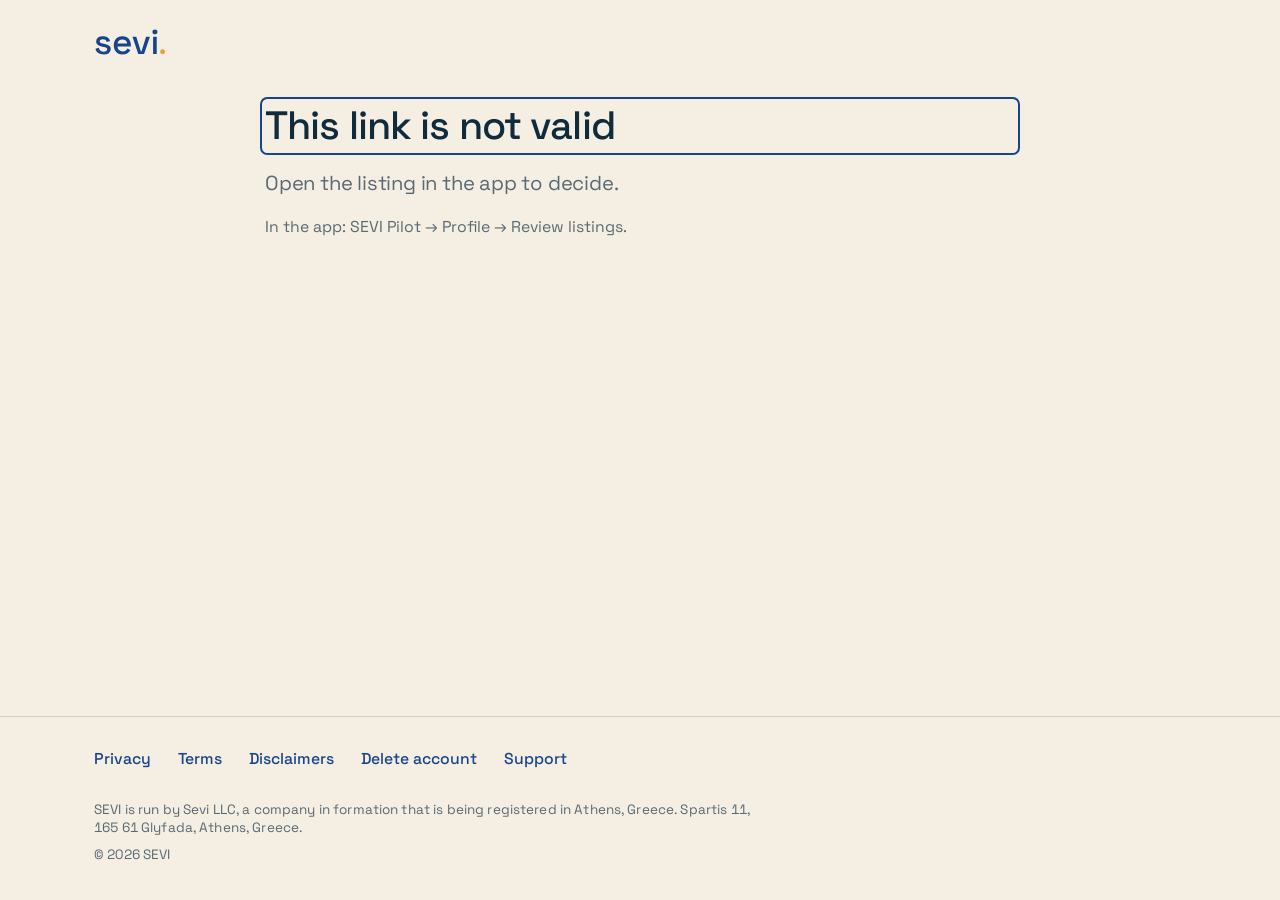
<file: review-action/index.html>
<!doctype html>
<html lang="en">
<head>
<meta charset="utf-8">
<meta name="viewport" content="width=device-width, initial-scale=1">
<meta http-equiv="Content-Security-Policy" content="default-src 'none'; script-src 'self'; style-src 'self'; font-src 'self'; connect-src https://badflqpjcyztbhwbhogb.supabase.co https://pcddbdmymozbzsmdwfwm.supabase.co; img-src 'self'; base-uri 'none'; form-action 'none'">
<meta name="referrer" content="no-referrer">
<title>Review a listing · SEVI</title>
<meta name="description" content="For the SEVI review desk.">
<meta name="robots" content="noindex">
<meta name="color-scheme" content="light">
<meta name="theme-color" content="#F4EEE3">
<link rel="icon" href="/favicon.ico" sizes="any">
<link rel="icon" href="/favicon.svg" type="image/svg+xml">
<link rel="apple-touch-icon" href="/apple-touch-icon.png">
<link rel="preload" href="/assets/fonts/SpaceGrotesk_400Regular.woff" as="font" type="font/woff" crossorigin>
<link rel="stylesheet" href="/assets/site.e57f6a32ed.css">
<script src="/review-action/review-action.js" defer></script>
</head>
<body>
<a class="skip" href="#main">Skip to content</a>
<header class="site-header"><div class="wrap"><a class="brand" href="/" aria-label="SEVI, home page"><svg class="wordmark" viewBox="0 0 205.51 79.40" aria-hidden="true" focusable="false"><g transform="translate(-0.600 74.000)"><path fill="#17448A" d="M27.8 1.4Q18.4 1.4 12.2 -2.8Q6 -7 4.6 -15.5L14.2 -17.8Q15 -13.7 16.9 -11.3Q18.8 -8.9 21.65 -7.9Q24.5 -6.9 27.8 -6.9Q32.7 -6.9 35.35 -8.8Q38 -10.7 38 -13.7Q38 -16.7 35.5 -18.1Q33 -19.5 28.1 -20.4L24.7 -21Q19.7 -21.9 15.6 -23.6Q11.5 -25.3 9.1 -28.3Q6.7 -31.3 6.7 -36Q6.7 -43 11.9 -46.85Q17.1 -50.7 25.7 -50.7Q34 -50.7 39.35 -46.95Q44.7 -43.2 46.3 -36.8L36.7 -34.1Q35.8 -38.6 32.9 -40.45Q30 -42.3 25.7 -42.3Q21.5 -42.3 19.1 -40.75Q16.7 -39.2 16.7 -36.4Q16.7 -33.4 19.05 -32Q21.4 -30.6 25.4 -29.9L28.9 -29.3Q34.2 -28.4 38.6 -26.8Q43 -25.2 45.55 -22.2Q48.1 -19.2 48.1 -14.2Q48.1 -6.8 42.6 -2.7Q37.1 1.4 27.8 1.4ZM81.7 1.4Q74.2 1.4 68.6 -1.75Q63 -4.9 59.85 -10.65Q56.7 -16.4 56.7 -24V-25.2Q56.7 -32.9 59.8 -38.65Q62.9 -44.4 68.45 -47.55Q74 -50.7 81.3 -50.7Q88.4 -50.7 93.75 -47.55Q99.1 -44.4 102.1 -38.8Q105.1 -33.2 105.1 -25.7V-21.8H67.2Q67.4 -15.3 71.55 -11.45Q75.7 -7.6 81.9 -7.6Q87.7 -7.6 90.65 -10.2Q93.6 -12.8 95.2 -16.2L103.7 -11.8Q102.3 -9 99.65 -5.9Q97 -2.8 92.7 -0.7Q88.4 1.4 81.7 1.4ZM67.3 -29.7H94.6Q94.2 -35.3 90.6 -38.45Q87 -41.6 81.2 -41.6Q75.4 -41.6 71.75 -38.45Q68.1 -35.3 67.3 -29.7ZM126.2 0 109.6 -49.3H120.5L133.6 -7.6H135.2L148.3 -49.3H159.2L142.6 0ZM168.2 0V-49.3H178.5V0ZM173.4 -56Q170.4 -56 168.35 -57.95Q166.3 -59.9 166.3 -63Q166.3 -66.1 168.35 -68.05Q170.4 -70 173.4 -70Q176.5 -70 178.5 -68.05Q180.5 -66.1 180.5 -63Q180.5 -59.9 178.5 -57.95Q176.5 -56 173.4 -56Z"/><circle fill="#E8A23C" cx="195.153" cy="-6.553" r="6.953"/></g></svg></a></div></header>
<main id="main" tabindex="-1"><div class="page wrap"><div class="single" id="ra-root" aria-live="polite" aria-busy="true"><h1>Review a listing</h1><p class="lead">Checking this link…</p><noscript><p class="lead">This page needs JavaScript to read the link. Open the listing in the app: SEVI Pilot → Profile → Review listings.</p></noscript></div></div></main>
<footer class="site-footer"><div class="wrap"><nav aria-label="Legal and help"><ul class="footer-links" role="list"><li><a href="/privacy/">Privacy</a></li><li><a href="/terms/">Terms</a></li><li><a href="/disclaimers/">Disclaimers</a></li><li><a href="/delete-account/">Delete account</a></li><li><a href="/support/">Support</a></li></ul></nav><p class="operator">SEVI is run by Sevi LLC, a company in formation that is being registered in Athens, Greece. Spartis 11, 165 61 Glyfada, Athens, Greece.</p><p class="copyright">© 2026 SEVI</p></div></footer>
</body>
</html>
</file>
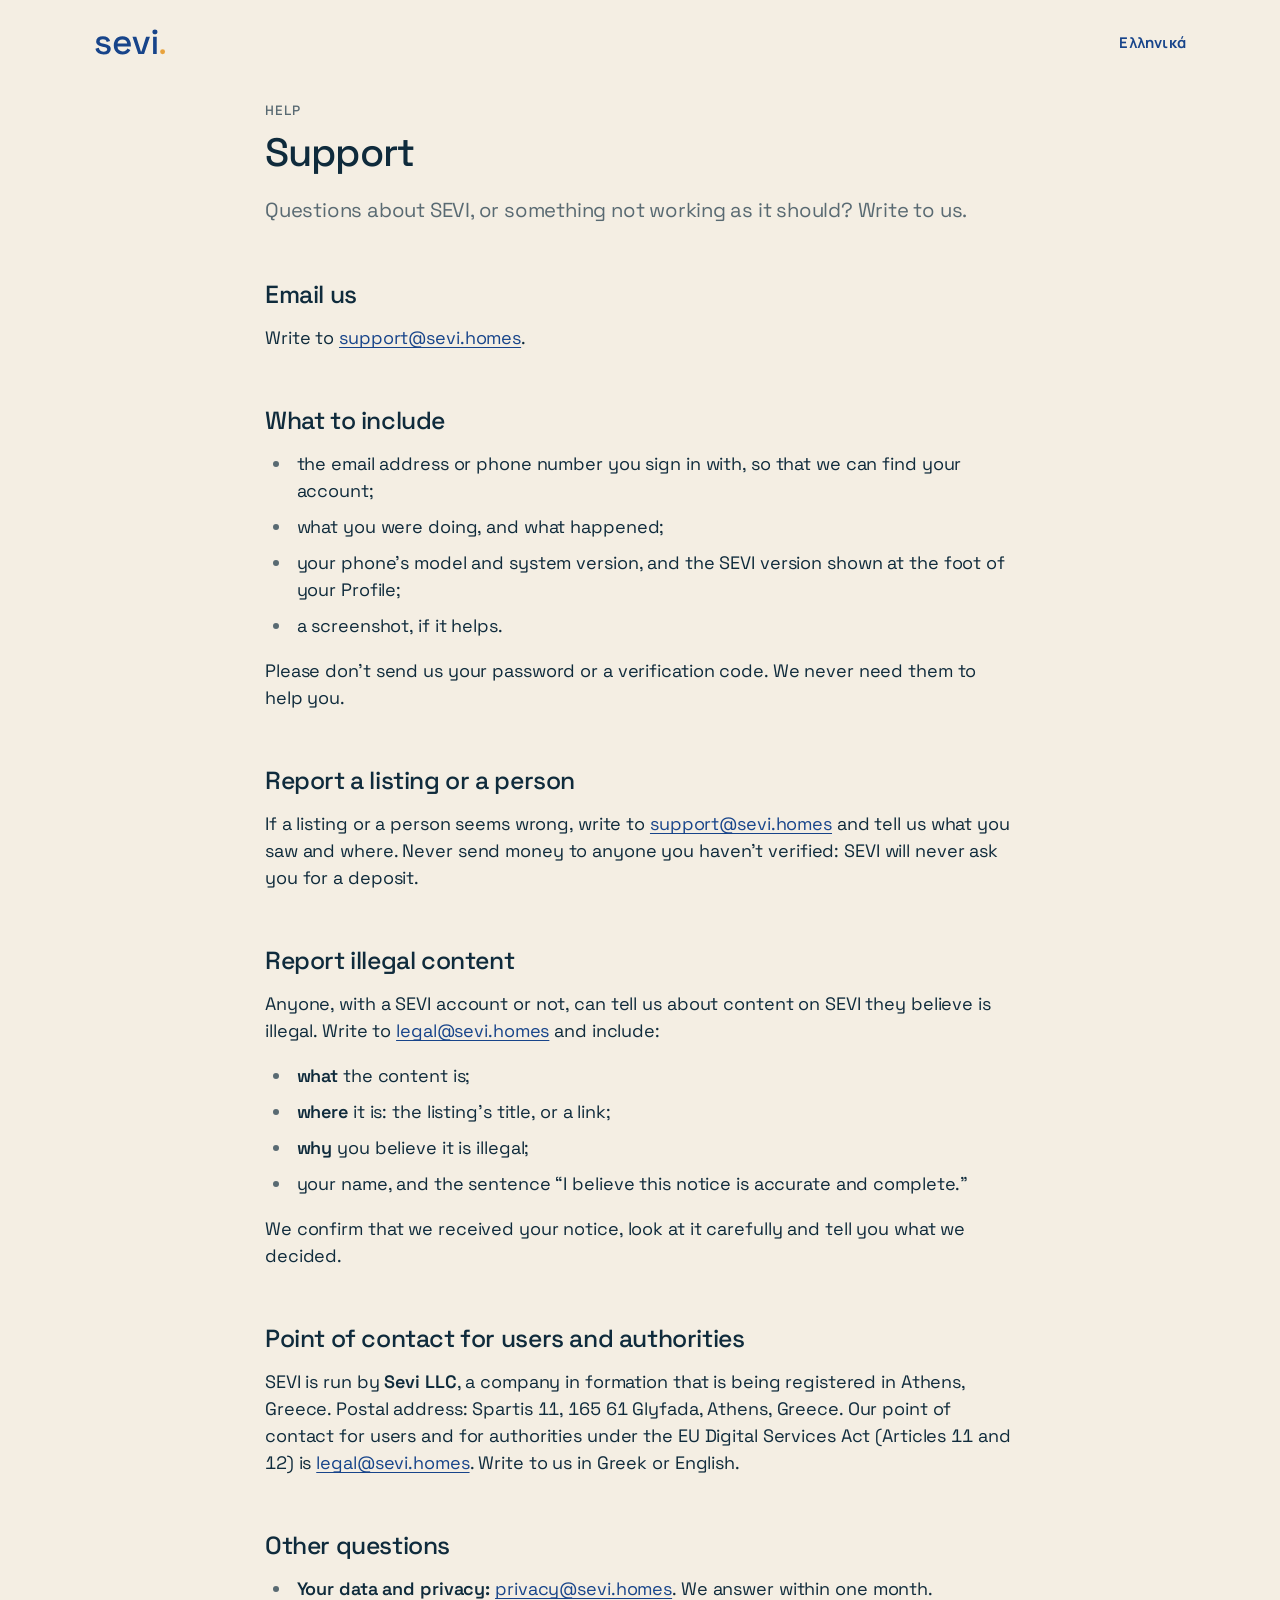
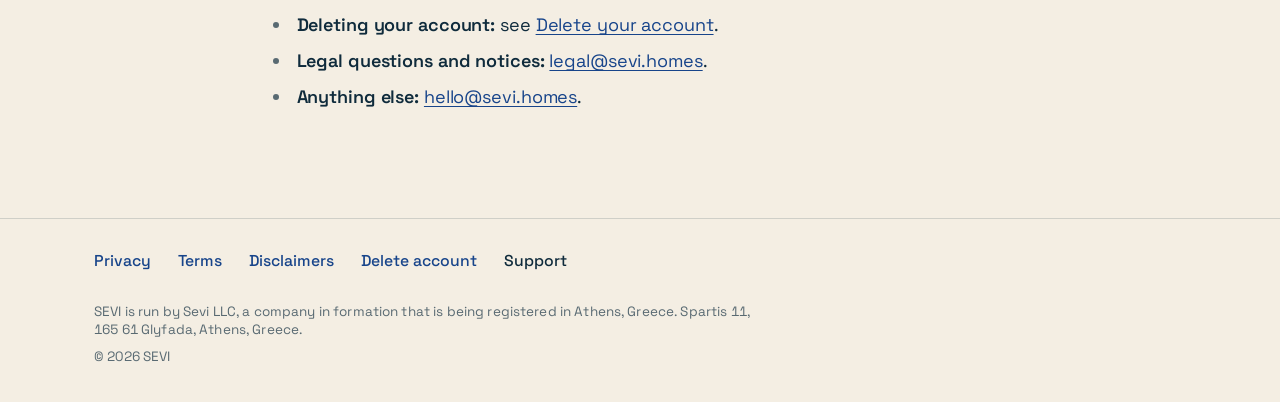
<file: support/index.html>
<!doctype html>
<html lang="en">
<head>
<meta charset="utf-8">
<meta name="viewport" content="width=device-width, initial-scale=1">
<meta http-equiv="Content-Security-Policy" content="default-src 'none'; style-src 'self'; font-src 'self'; img-src 'self'; base-uri 'none'; form-action 'none'">
<meta name="referrer" content="no-referrer">
<title>Support · SEVI</title>
<meta name="description" content="How to reach SEVI for help, how anyone can report illegal content, and where to send privacy and legal questions.">
<meta name="color-scheme" content="light">
<meta name="theme-color" content="#F4EEE3">
<link rel="canonical" href="https://sevi.homes/support/">
<link rel="alternate" hreflang="en" href="https://sevi.homes/support/">
<link rel="alternate" hreflang="el" href="https://sevi.homes/el/support/">
<link rel="alternate" hreflang="x-default" href="https://sevi.homes/support/">
<link rel="icon" href="/favicon.ico" sizes="any">
<link rel="icon" href="/favicon.svg" type="image/svg+xml">
<link rel="apple-touch-icon" href="/apple-touch-icon.png">
<link rel="preload" href="/assets/fonts/SpaceGrotesk_400Regular.woff" as="font" type="font/woff" crossorigin>
<link rel="stylesheet" href="/assets/site.e57f6a32ed.css">
</head>
<body>
<a class="skip" href="#main">Skip to content</a>
<header class="site-header"><div class="wrap"><a class="brand" href="/" aria-label="SEVI, home page"><svg class="wordmark" viewBox="0 0 205.51 79.40" aria-hidden="true" focusable="false"><g transform="translate(-0.600 74.000)"><path fill="#17448A" d="M27.8 1.4Q18.4 1.4 12.2 -2.8Q6 -7 4.6 -15.5L14.2 -17.8Q15 -13.7 16.9 -11.3Q18.8 -8.9 21.65 -7.9Q24.5 -6.9 27.8 -6.9Q32.7 -6.9 35.35 -8.8Q38 -10.7 38 -13.7Q38 -16.7 35.5 -18.1Q33 -19.5 28.1 -20.4L24.7 -21Q19.7 -21.9 15.6 -23.6Q11.5 -25.3 9.1 -28.3Q6.7 -31.3 6.7 -36Q6.7 -43 11.9 -46.85Q17.1 -50.7 25.7 -50.7Q34 -50.7 39.35 -46.95Q44.7 -43.2 46.3 -36.8L36.7 -34.1Q35.8 -38.6 32.9 -40.45Q30 -42.3 25.7 -42.3Q21.5 -42.3 19.1 -40.75Q16.7 -39.2 16.7 -36.4Q16.7 -33.4 19.05 -32Q21.4 -30.6 25.4 -29.9L28.9 -29.3Q34.2 -28.4 38.6 -26.8Q43 -25.2 45.55 -22.2Q48.1 -19.2 48.1 -14.2Q48.1 -6.8 42.6 -2.7Q37.1 1.4 27.8 1.4ZM81.7 1.4Q74.2 1.4 68.6 -1.75Q63 -4.9 59.85 -10.65Q56.7 -16.4 56.7 -24V-25.2Q56.7 -32.9 59.8 -38.65Q62.9 -44.4 68.45 -47.55Q74 -50.7 81.3 -50.7Q88.4 -50.7 93.75 -47.55Q99.1 -44.4 102.1 -38.8Q105.1 -33.2 105.1 -25.7V-21.8H67.2Q67.4 -15.3 71.55 -11.45Q75.7 -7.6 81.9 -7.6Q87.7 -7.6 90.65 -10.2Q93.6 -12.8 95.2 -16.2L103.7 -11.8Q102.3 -9 99.65 -5.9Q97 -2.8 92.7 -0.7Q88.4 1.4 81.7 1.4ZM67.3 -29.7H94.6Q94.2 -35.3 90.6 -38.45Q87 -41.6 81.2 -41.6Q75.4 -41.6 71.75 -38.45Q68.1 -35.3 67.3 -29.7ZM126.2 0 109.6 -49.3H120.5L133.6 -7.6H135.2L148.3 -49.3H159.2L142.6 0ZM168.2 0V-49.3H178.5V0ZM173.4 -56Q170.4 -56 168.35 -57.95Q166.3 -59.9 166.3 -63Q166.3 -66.1 168.35 -68.05Q170.4 -70 173.4 -70Q176.5 -70 178.5 -68.05Q180.5 -66.1 180.5 -63Q180.5 -59.9 178.5 -57.95Q176.5 -56 173.4 -56Z"/><circle fill="#E8A23C" cx="195.153" cy="-6.553" r="6.953"/></g></svg></a><a class="lang" href="/el/support/" hreflang="el" lang="el">Ελληνικά</a></div></header>
<main id="main" tabindex="-1"><div class="page wrap"><div class="single"><header class="page-head"><p class="overline">HELP</p><h1>Support</h1><p class="lead">Questions about SEVI, or something not working as it should? Write to us.</p></header><div class="prose"><h2>Email us</h2>
<p>Write to <a href="mailto:support@sevi.homes">support@sevi.homes</a>.</p>
<h2>What to include</h2>
<ul><li>the email address or phone number you sign in with, so that we can find your account;</li><li>what you were doing, and what happened;</li><li>your phone’s model and system version, and the SEVI version shown at the foot of your Profile;</li><li>a screenshot, if it helps.</li></ul>
<p>Please don’t send us your password or a verification code. We never need them to help you.</p>
<h2>Report a listing or a person</h2>
<p>If a listing or a person seems wrong, write to <a href="mailto:support@sevi.homes">support@sevi.homes</a> and tell us what you saw and where. Never send money to anyone you haven’t verified: SEVI will never ask you for a deposit.</p>
<h2>Report illegal content</h2>
<p>Anyone, with a SEVI account or not, can tell us about content on SEVI they believe is illegal. Write to <a href="mailto:legal@sevi.homes?subject=Report%20of%20illegal%20content&amp;body=What%20is%20illegal%3A%0D%0A%0D%0AWhere%20it%20is%20%28listing%20title%20or%20link%29%3A%0D%0A%0D%0AWhy%20it%20is%20illegal%3A%0D%0A%0D%0AYour%20name%3A%0D%0A%0D%0AI%20believe%20this%20notice%20is%20accurate%20and%20complete.">legal@sevi.homes</a> and include:</p>
<ul><li><strong>what</strong> the content is;</li><li><strong>where</strong> it is: the listing’s title, or a link;</li><li><strong>why</strong> you believe it is illegal;</li><li>your name, and the sentence “I believe this notice is accurate and complete.”</li></ul>
<p>We confirm that we received your notice, look at it carefully and tell you what we decided.</p>
<h2>Point of contact for users and authorities</h2>
<p>SEVI is run by <strong>Sevi LLC</strong>, a company in formation that is being registered in Athens, Greece. Postal address: Spartis 11, 165 61 Glyfada, Athens, Greece. Our point of contact for users and for authorities under the EU Digital Services Act (Articles 11 and 12) is <a href="mailto:legal@sevi.homes">legal@sevi.homes</a>. Write to us in Greek or English.</p>
<h2>Other questions</h2>
<ul><li><strong>Your data and privacy:</strong> <a href="mailto:privacy@sevi.homes">privacy@sevi.homes</a>. We answer within one month.</li><li><strong>Deleting your account:</strong> see <a href="/delete-account/">Delete your account</a>.</li><li><strong>Legal questions and notices:</strong> <a href="mailto:legal@sevi.homes">legal@sevi.homes</a>.</li><li><strong>Anything else:</strong> <a href="mailto:hello@sevi.homes">hello@sevi.homes</a>.</li></ul></div></div></div></main>
<footer class="site-footer"><div class="wrap"><nav aria-label="Legal and help"><ul class="footer-links" role="list"><li><a href="/privacy/">Privacy</a></li><li><a href="/terms/">Terms</a></li><li><a href="/disclaimers/">Disclaimers</a></li><li><a href="/delete-account/">Delete account</a></li><li><a href="/support/" aria-current="page">Support</a></li></ul></nav><p class="operator">SEVI is run by Sevi LLC, a company in formation that is being registered in Athens, Greece. Spartis 11, 165 61 Glyfada, Athens, Greece.</p><p class="copyright">© 2026 SEVI</p></div></footer>
</body>
</html>
</file>
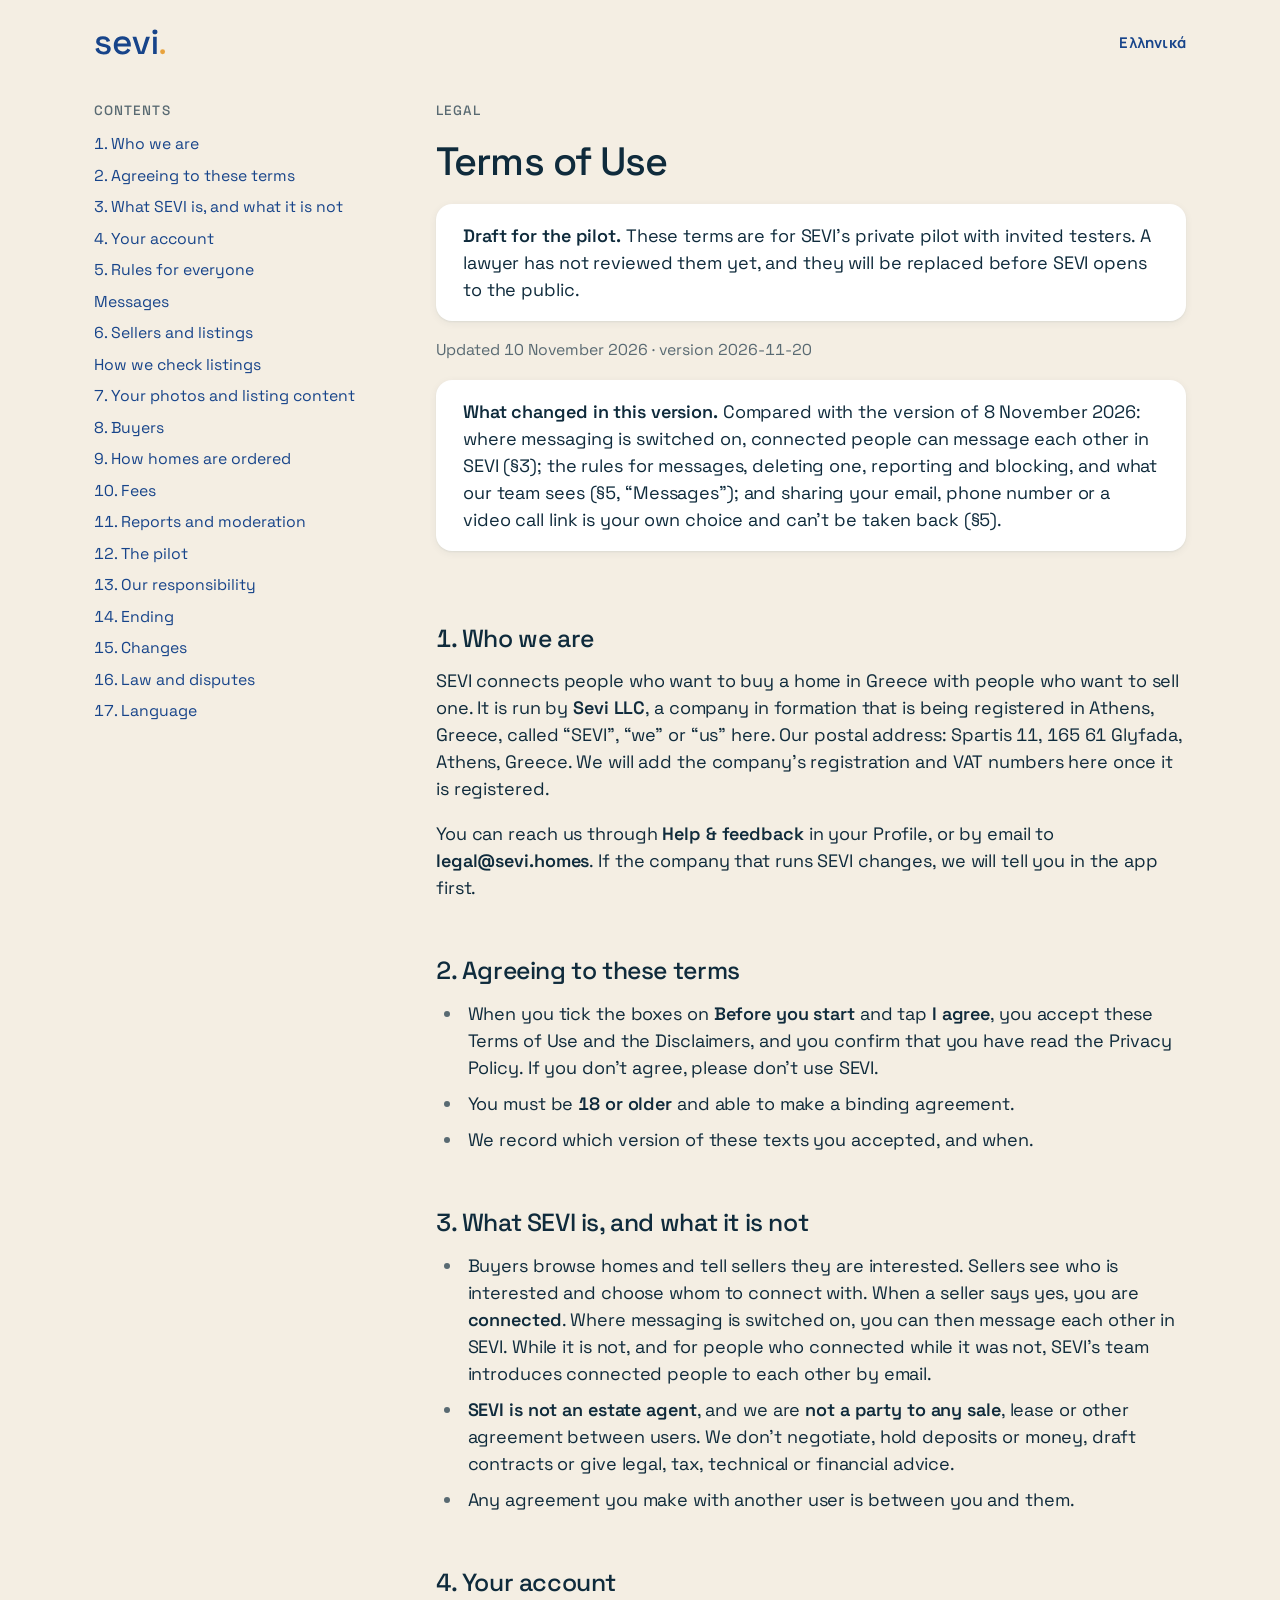
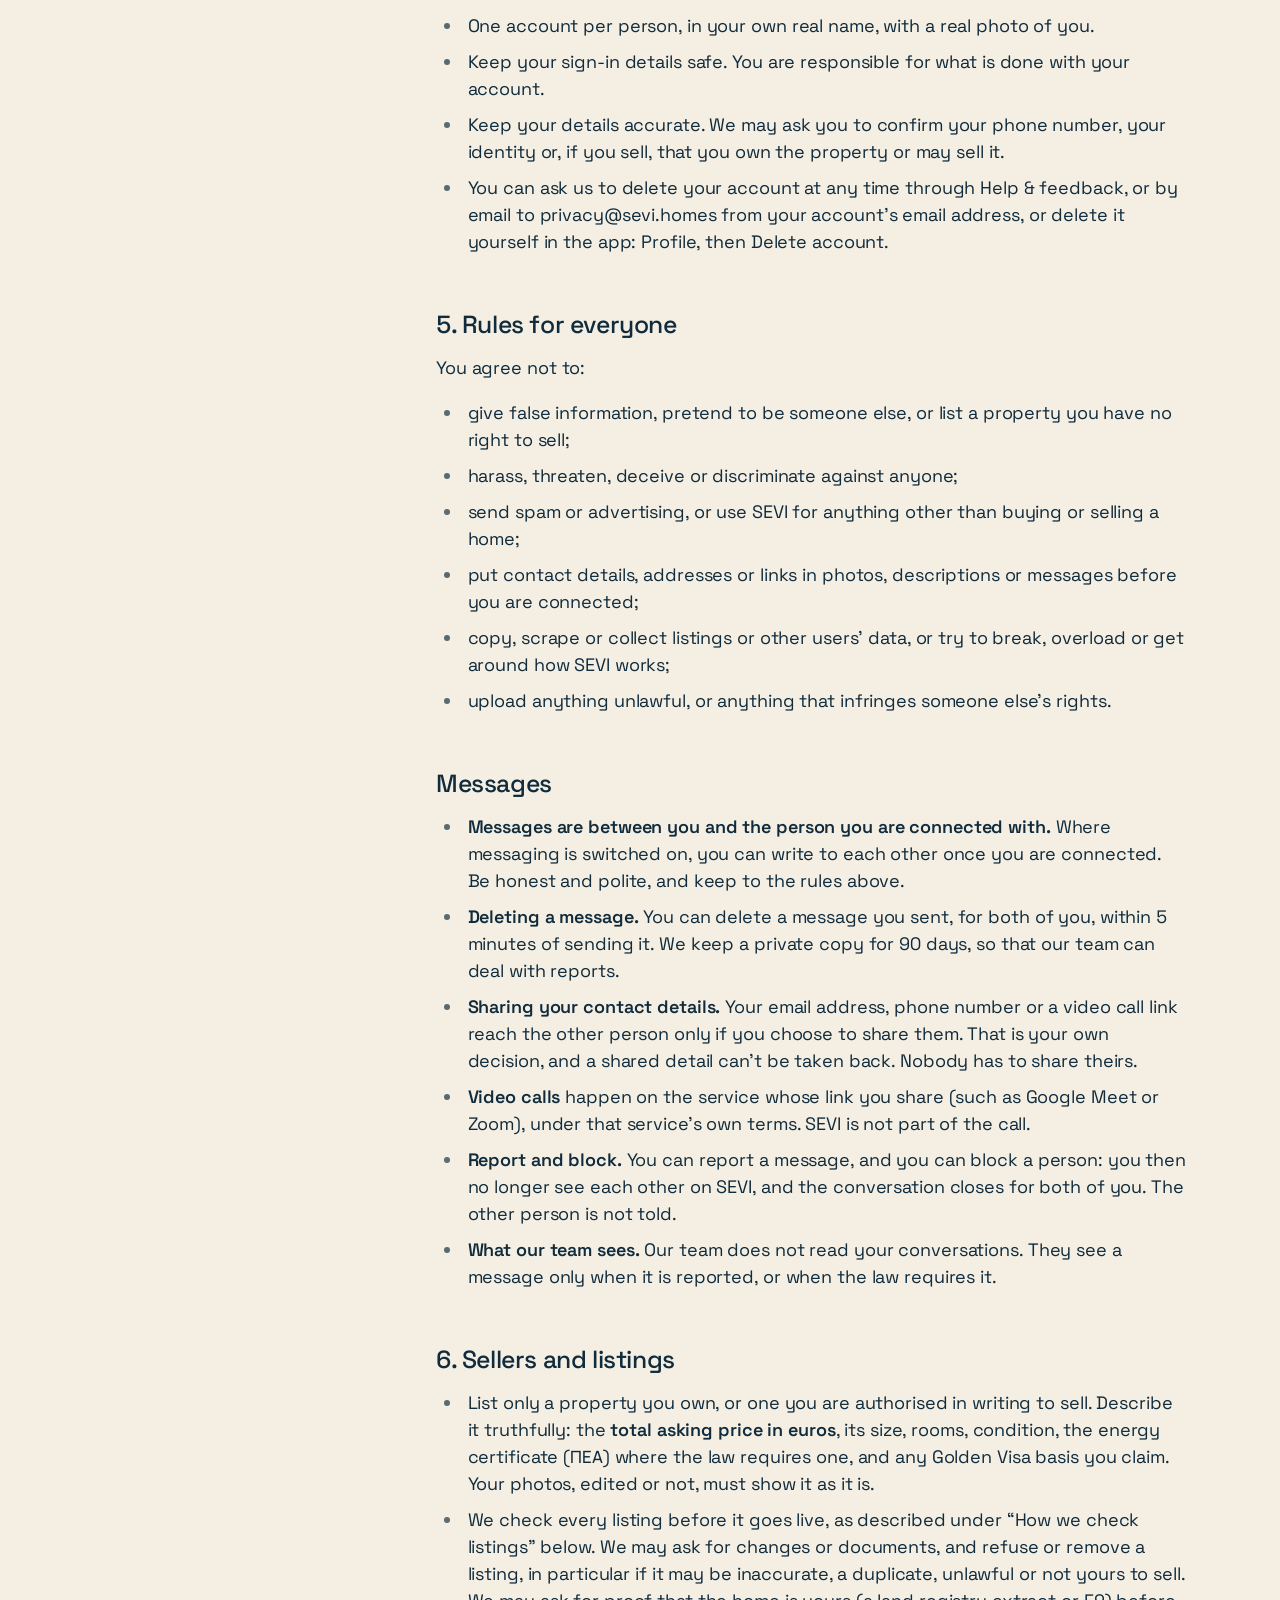
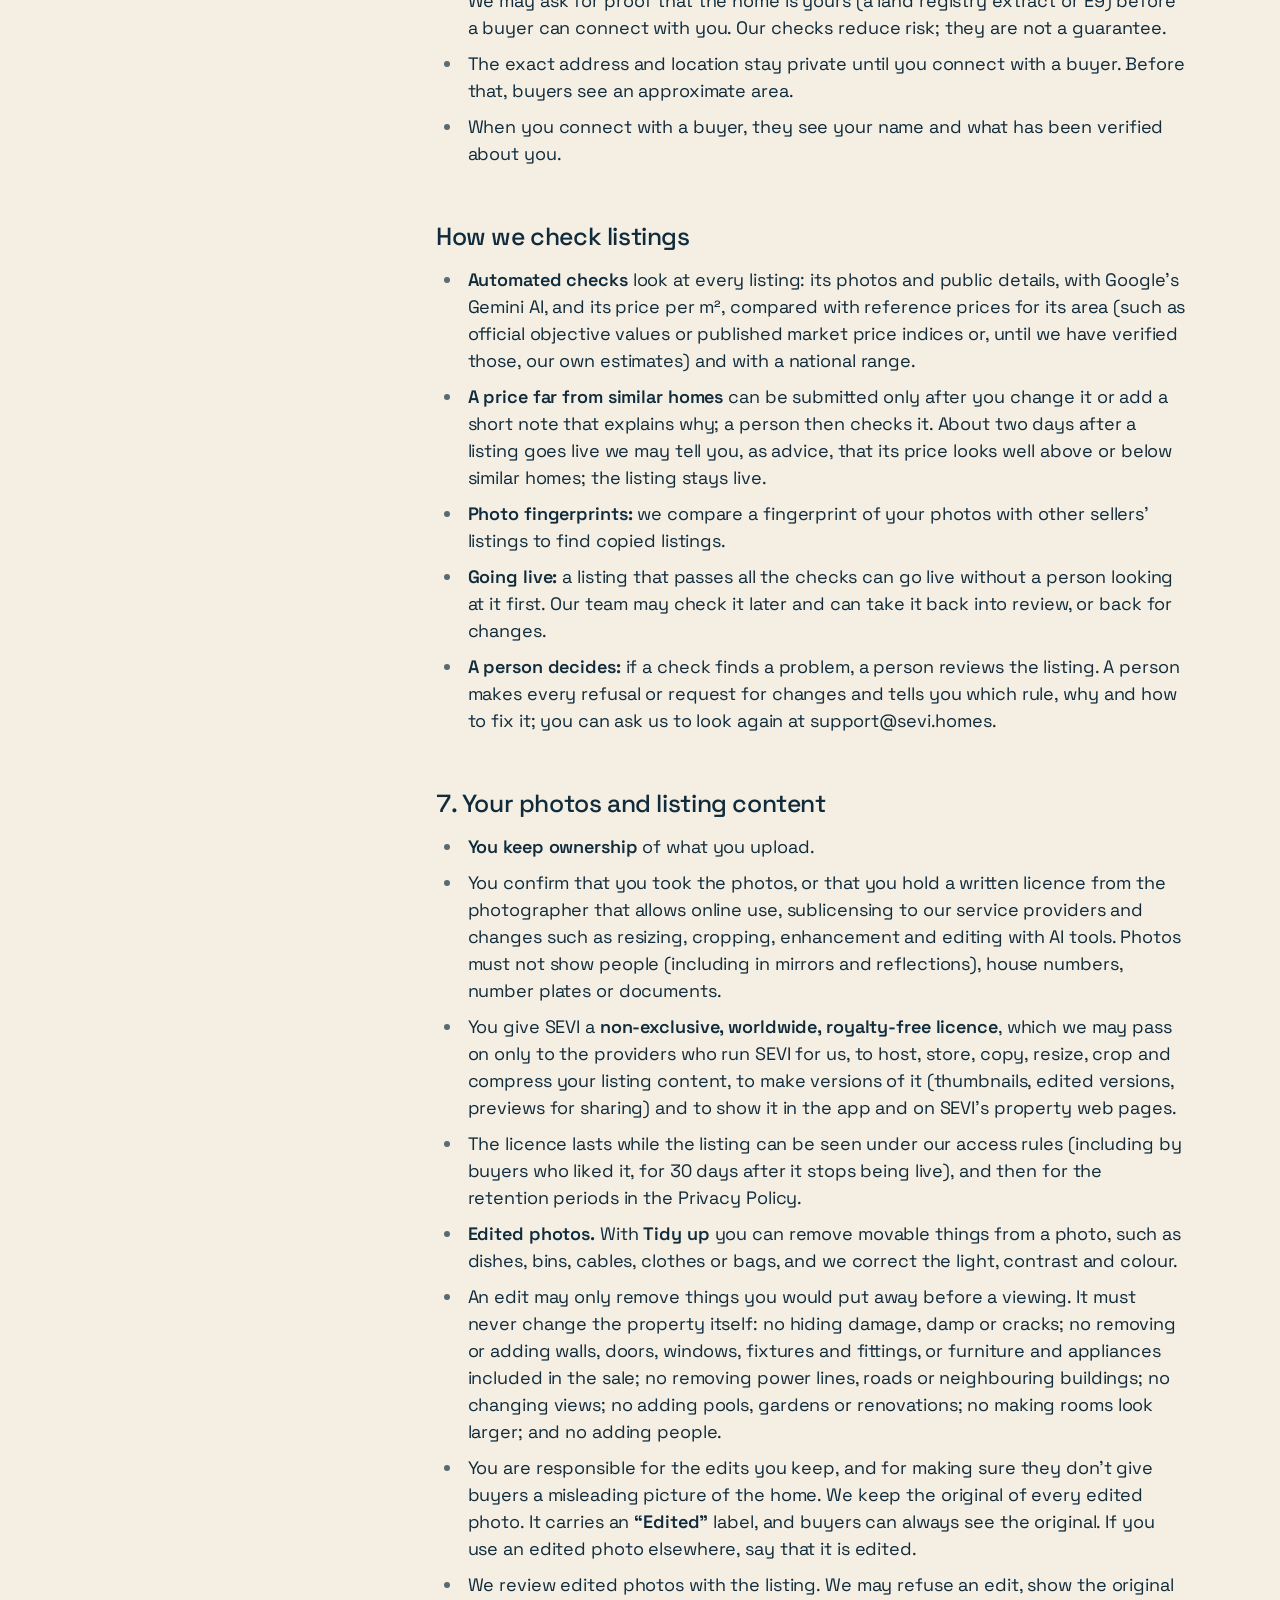
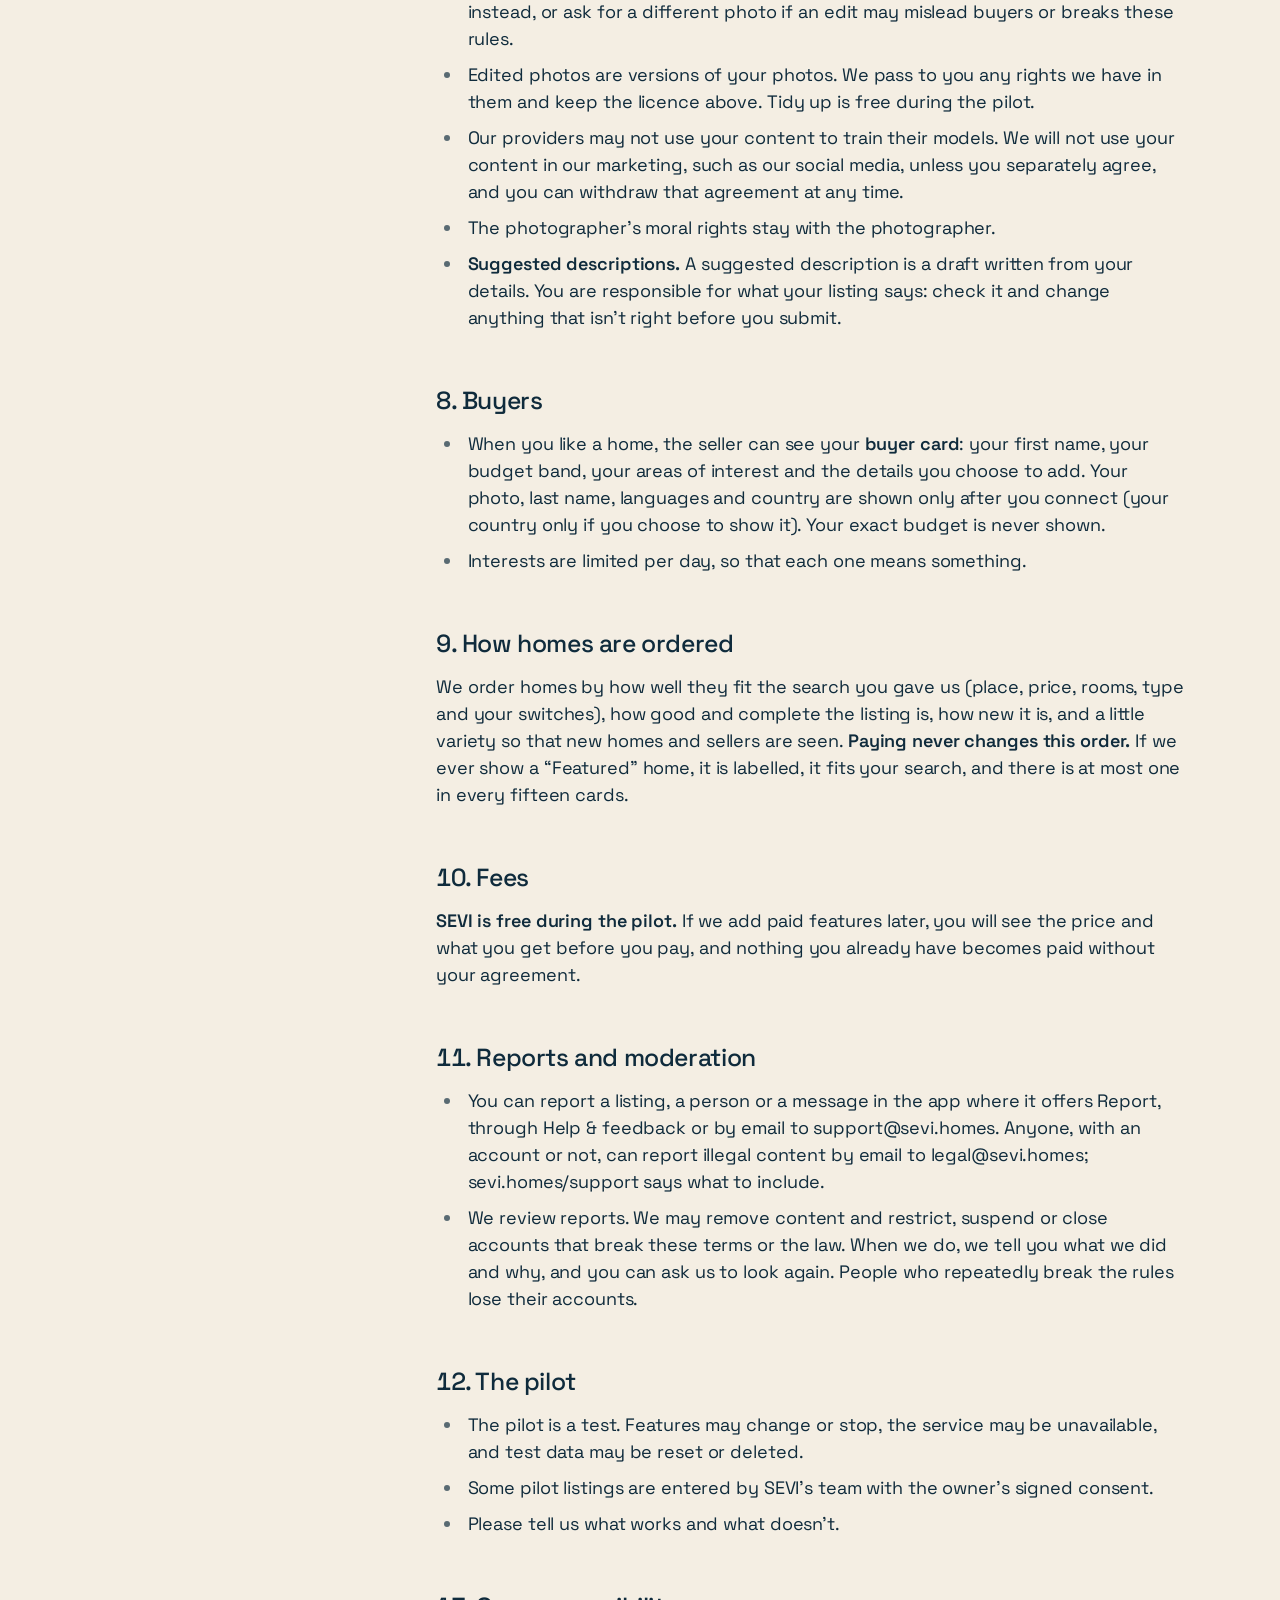
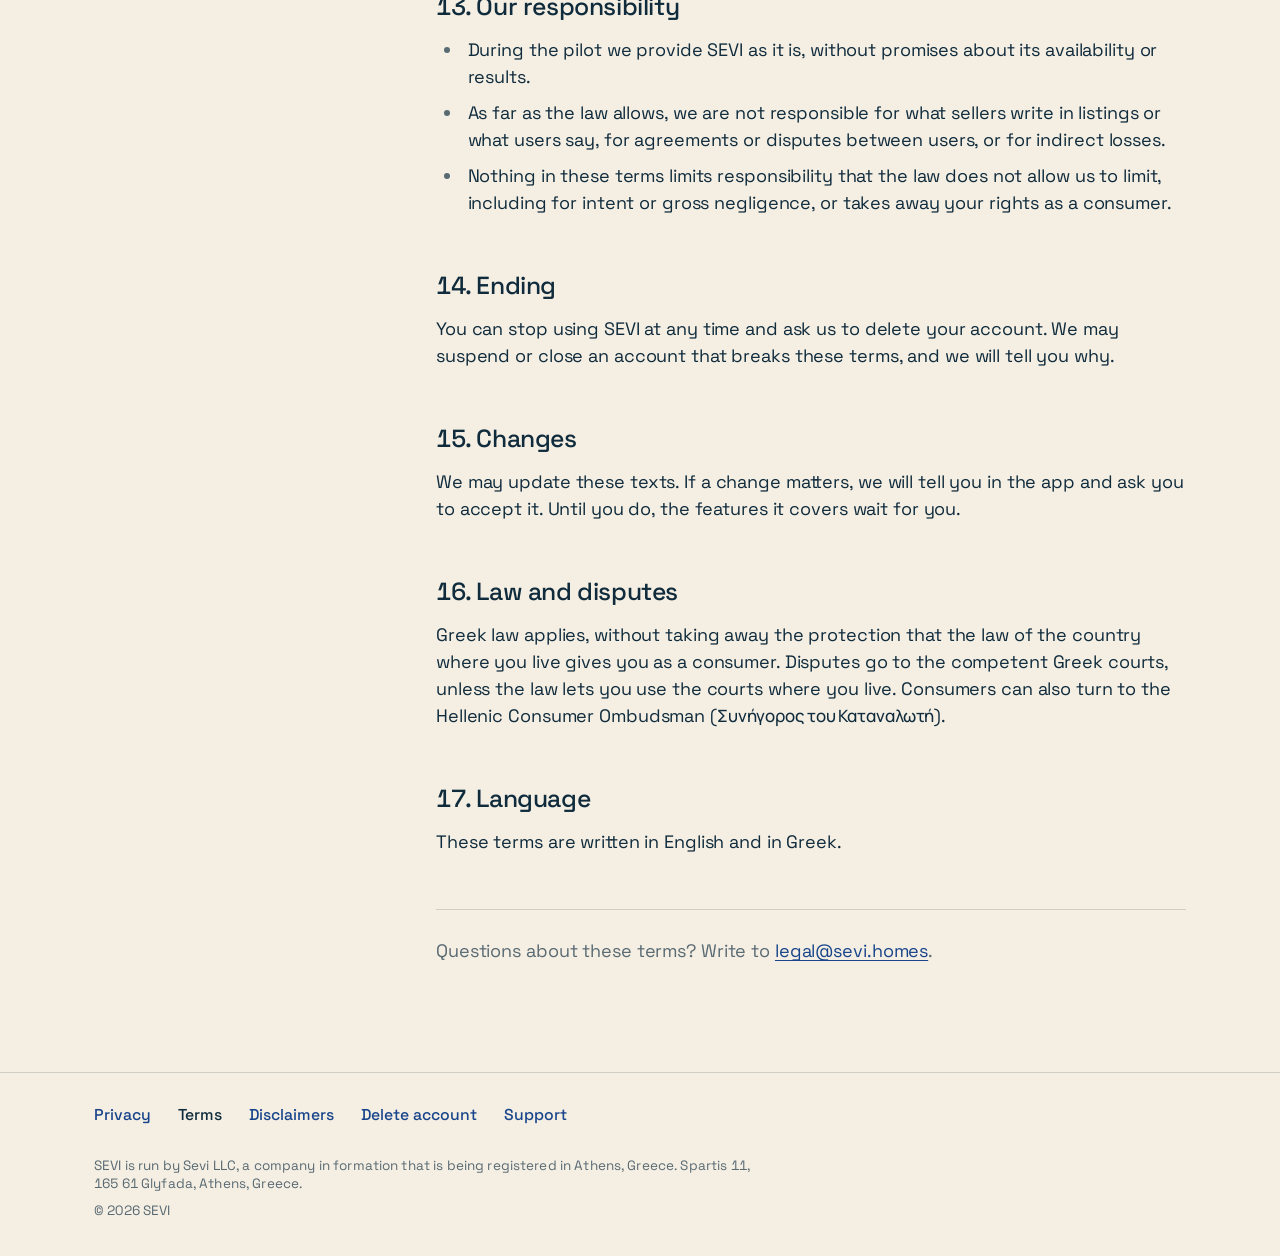
<file: terms/index.html>
<!doctype html>
<html lang="en">
<head>
<meta charset="utf-8">
<meta name="viewport" content="width=device-width, initial-scale=1">
<meta http-equiv="Content-Security-Policy" content="default-src 'none'; style-src 'self'; font-src 'self'; img-src 'self'; base-uri 'none'; form-action 'none'">
<meta name="referrer" content="no-referrer">
<title>Terms of Use · SEVI</title>
<meta name="description" content="The terms for using SEVI during the private pilot.">
<meta name="color-scheme" content="light">
<meta name="theme-color" content="#F4EEE3">
<link rel="canonical" href="https://sevi.homes/terms/">
<link rel="alternate" hreflang="en" href="https://sevi.homes/terms/">
<link rel="alternate" hreflang="el" href="https://sevi.homes/el/terms/">
<link rel="alternate" hreflang="x-default" href="https://sevi.homes/terms/">
<link rel="icon" href="/favicon.ico" sizes="any">
<link rel="icon" href="/favicon.svg" type="image/svg+xml">
<link rel="apple-touch-icon" href="/apple-touch-icon.png">
<link rel="preload" href="/assets/fonts/SpaceGrotesk_400Regular.woff" as="font" type="font/woff" crossorigin>
<link rel="stylesheet" href="/assets/site.e57f6a32ed.css">
</head>
<body>
<a class="skip" href="#main">Skip to content</a>
<header class="site-header"><div class="wrap"><a class="brand" href="/" aria-label="SEVI, home page"><svg class="wordmark" viewBox="0 0 205.51 79.40" aria-hidden="true" focusable="false"><g transform="translate(-0.600 74.000)"><path fill="#17448A" d="M27.8 1.4Q18.4 1.4 12.2 -2.8Q6 -7 4.6 -15.5L14.2 -17.8Q15 -13.7 16.9 -11.3Q18.8 -8.9 21.65 -7.9Q24.5 -6.9 27.8 -6.9Q32.7 -6.9 35.35 -8.8Q38 -10.7 38 -13.7Q38 -16.7 35.5 -18.1Q33 -19.5 28.1 -20.4L24.7 -21Q19.7 -21.9 15.6 -23.6Q11.5 -25.3 9.1 -28.3Q6.7 -31.3 6.7 -36Q6.7 -43 11.9 -46.85Q17.1 -50.7 25.7 -50.7Q34 -50.7 39.35 -46.95Q44.7 -43.2 46.3 -36.8L36.7 -34.1Q35.8 -38.6 32.9 -40.45Q30 -42.3 25.7 -42.3Q21.5 -42.3 19.1 -40.75Q16.7 -39.2 16.7 -36.4Q16.7 -33.4 19.05 -32Q21.4 -30.6 25.4 -29.9L28.9 -29.3Q34.2 -28.4 38.6 -26.8Q43 -25.2 45.55 -22.2Q48.1 -19.2 48.1 -14.2Q48.1 -6.8 42.6 -2.7Q37.1 1.4 27.8 1.4ZM81.7 1.4Q74.2 1.4 68.6 -1.75Q63 -4.9 59.85 -10.65Q56.7 -16.4 56.7 -24V-25.2Q56.7 -32.9 59.8 -38.65Q62.9 -44.4 68.45 -47.55Q74 -50.7 81.3 -50.7Q88.4 -50.7 93.75 -47.55Q99.1 -44.4 102.1 -38.8Q105.1 -33.2 105.1 -25.7V-21.8H67.2Q67.4 -15.3 71.55 -11.45Q75.7 -7.6 81.9 -7.6Q87.7 -7.6 90.65 -10.2Q93.6 -12.8 95.2 -16.2L103.7 -11.8Q102.3 -9 99.65 -5.9Q97 -2.8 92.7 -0.7Q88.4 1.4 81.7 1.4ZM67.3 -29.7H94.6Q94.2 -35.3 90.6 -38.45Q87 -41.6 81.2 -41.6Q75.4 -41.6 71.75 -38.45Q68.1 -35.3 67.3 -29.7ZM126.2 0 109.6 -49.3H120.5L133.6 -7.6H135.2L148.3 -49.3H159.2L142.6 0ZM168.2 0V-49.3H178.5V0ZM173.4 -56Q170.4 -56 168.35 -57.95Q166.3 -59.9 166.3 -63Q166.3 -66.1 168.35 -68.05Q170.4 -70 173.4 -70Q176.5 -70 178.5 -68.05Q180.5 -66.1 180.5 -63Q180.5 -59.9 178.5 -57.95Q176.5 -56 173.4 -56Z"/><circle fill="#E8A23C" cx="195.153" cy="-6.553" r="6.953"/></g></svg></a><a class="lang" href="/el/terms/" hreflang="el" lang="el">Ελληνικά</a></div></header>
<main id="main" tabindex="-1"><div class="page wrap"><article class="doc" aria-labelledby="doc-title"><div class="doc-intro prose"><p class="overline">LEGAL</p><h1 id="doc-title">Terms of Use</h1><div class="note" role="note"><p><strong>Draft for the pilot.</strong> These terms are for SEVI&#39;s private pilot with invited testers. A lawyer has not reviewed them yet, and they will be replaced before SEVI opens to the public.</p></div>
<p class="meta">Updated <time datetime="2026-11-10">10 November 2026</time> · version 2026-11-20</p>
<div class="note" role="note"><p><strong>What changed in this version.</strong> Compared with the version of 8 November 2026: where messaging is switched on, connected people can message each other in SEVI (§3); the rules for messages, deleting one, reporting and blocking, and what our team sees (§5, “Messages”); and sharing your email, phone number or a video call link is your own choice and can&#39;t be taken back (§5).</p></div></div><nav class="toc" aria-labelledby="toc-title"><p class="overline" id="toc-title">CONTENTS</p><ul><li><a href="#section-1">1. Who we are</a></li><li><a href="#section-2">2. Agreeing to these terms</a></li><li><a href="#section-3">3. What SEVI is, and what it is not</a></li><li><a href="#section-4">4. Your account</a></li><li><a href="#section-5">5. Rules for everyone</a></li><li><a href="#part-28">Messages</a></li><li><a href="#section-6">6. Sellers and listings</a></li><li><a href="#part-40">How we check listings</a></li><li><a href="#section-7">7. Your photos and listing content</a></li><li><a href="#section-8">8. Buyers</a></li><li><a href="#section-9">9. How homes are ordered</a></li><li><a href="#section-10">10. Fees</a></li><li><a href="#section-11">11. Reports and moderation</a></li><li><a href="#section-12">12. The pilot</a></li><li><a href="#section-13">13. Our responsibility</a></li><li><a href="#section-14">14. Ending</a></li><li><a href="#section-15">15. Changes</a></li><li><a href="#section-16">16. Law and disputes</a></li><li><a href="#section-17">17. Language</a></li></ul></nav><div class="doc-body prose"><h2 id="section-1">1. Who we are</h2>
<p>SEVI connects people who want to buy a home in Greece with people who want to sell one. It is run by <strong>Sevi LLC</strong>, a company in formation that is being registered in Athens, Greece, called “SEVI”, “we” or “us” here. Our postal address: Spartis 11, 165 61 Glyfada, Athens, Greece. We will add the company&#39;s registration and VAT numbers here once it is registered.</p>
<p>You can reach us through <strong>Help &amp; feedback</strong> in your Profile, or by email to <strong>legal@sevi.homes</strong>. If the company that runs SEVI changes, we will tell you in the app first.</p>
<h2 id="section-2">2. Agreeing to these terms</h2>
<ul><li>When you tick the boxes on <strong>Before you start</strong> and tap <strong>I agree</strong>, you accept these Terms of Use and the Disclaimers, and you confirm that you have read the Privacy Policy. If you don&#39;t agree, please don&#39;t use SEVI.</li><li>You must be <strong>18 or older</strong> and able to make a binding agreement.</li><li>We record which version of these texts you accepted, and when.</li></ul>
<h2 id="section-3">3. What SEVI is, and what it is not</h2>
<ul><li>Buyers browse homes and tell sellers they are interested. Sellers see who is interested and choose whom to connect with. When a seller says yes, you are <strong>connected</strong>. Where messaging is switched on, you can then message each other in SEVI. While it is not, and for people who connected while it was not, SEVI&#39;s team introduces connected people to each other by email.</li><li><strong>SEVI is not an estate agent</strong>, and we are <strong>not a party to any sale</strong>, lease or other agreement between users. We don&#39;t negotiate, hold deposits or money, draft contracts or give legal, tax, technical or financial advice.</li><li>Any agreement you make with another user is between you and them.</li></ul>
<h2 id="section-4">4. Your account</h2>
<ul><li>One account per person, in your own real name, with a real photo of you.</li><li>Keep your sign-in details safe. You are responsible for what is done with your account.</li><li>Keep your details accurate. We may ask you to confirm your phone number, your identity or, if you sell, that you own the property or may sell it.</li><li>You can ask us to delete your account at any time through Help &amp; feedback, or by email to privacy@sevi.homes from your account&#39;s email address, or delete it yourself in the app: Profile, then Delete account.</li></ul>
<h2 id="section-5">5. Rules for everyone</h2>
<p>You agree not to:</p>
<ul><li>give false information, pretend to be someone else, or list a property you have no right to sell;</li><li>harass, threaten, deceive or discriminate against anyone;</li><li>send spam or advertising, or use SEVI for anything other than buying or selling a home;</li><li>put contact details, addresses or links in photos, descriptions or messages before you are connected;</li><li>copy, scrape or collect listings or other users&#39; data, or try to break, overload or get around how SEVI works;</li><li>upload anything unlawful, or anything that infringes someone else&#39;s rights.</li></ul>
<h2 id="part-28">Messages</h2>
<ul><li><strong>Messages are between you and the person you are connected with.</strong> Where messaging is switched on, you can write to each other once you are connected. Be honest and polite, and keep to the rules above.</li><li><strong>Deleting a message.</strong> You can delete a message you sent, for both of you, within 5 minutes of sending it. We keep a private copy for 90 days, so that our team can deal with reports.</li><li><strong>Sharing your contact details.</strong> Your email address, phone number or a video call link reach the other person only if you choose to share them. That is your own decision, and a shared detail can&#39;t be taken back. Nobody has to share theirs.</li><li><strong>Video calls</strong> happen on the service whose link you share (such as Google Meet or Zoom), under that service&#39;s own terms. SEVI is not part of the call.</li><li><strong>Report and block.</strong> You can report a message, and you can block a person: you then no longer see each other on SEVI, and the conversation closes for both of you. The other person is not told.</li><li><strong>What our team sees.</strong> Our team does not read your conversations. They see a message only when it is reported, or when the law requires it.</li></ul>
<h2 id="section-6">6. Sellers and listings</h2>
<ul><li>List only a property you own, or one you are authorised in writing to sell. Describe it truthfully: the <strong>total asking price in euros</strong>, its size, rooms, condition, the energy certificate (<span lang="el">ΠΕΑ</span>) where the law requires one, and any Golden Visa basis you claim. Your photos, edited or not, must show it as it is.</li><li>We check every listing before it goes live, as described under “How we check listings” below. We may ask for changes or documents, and refuse or remove a listing, in particular if it may be inaccurate, a duplicate, unlawful or not yours to sell. We may ask for proof that the home is yours (a land registry extract or E9) before a buyer can connect with you. Our checks reduce risk; they are not a guarantee.</li><li>The exact address and location stay private until you connect with a buyer. Before that, buyers see an approximate area.</li><li>When you connect with a buyer, they see your name and what has been verified about you.</li></ul>
<h2 id="part-40">How we check listings</h2>
<ul><li><strong>Automated checks</strong> look at every listing: its photos and public details, with Google&#39;s Gemini AI, and its price per m², compared with reference prices for its area (such as official objective values or published market price indices or, until we have verified those, our own estimates) and with a national range.</li><li><strong>A price far from similar homes</strong> can be submitted only after you change it or add a short note that explains why; a person then checks it. About two days after a listing goes live we may tell you, as advice, that its price looks well above or below similar homes; the listing stays live.</li><li><strong>Photo fingerprints:</strong> we compare a fingerprint of your photos with other sellers&#39; listings to find copied listings.</li><li><strong>Going live:</strong> a listing that passes all the checks can go live without a person looking at it first. Our team may check it later and can take it back into review, or back for changes.</li><li><strong>A person decides:</strong> if a check finds a problem, a person reviews the listing. A person makes every refusal or request for changes and tells you which rule, why and how to fix it; you can ask us to look again at support@sevi.homes.</li></ul>
<h2 id="section-7">7. Your photos and listing content</h2>
<ul><li><strong>You keep ownership</strong> of what you upload.</li><li>You confirm that you took the photos, or that you hold a written licence from the photographer that allows online use, sublicensing to our service providers and changes such as resizing, cropping, enhancement and editing with AI tools. Photos must not show people (including in mirrors and reflections), house numbers, number plates or documents.</li><li>You give SEVI a <strong>non-exclusive, worldwide, royalty-free licence</strong>, which we may pass on only to the providers who run SEVI for us, to host, store, copy, resize, crop and compress your listing content, to make versions of it (thumbnails, edited versions, previews for sharing) and to show it in the app and on SEVI&#39;s property web pages.</li><li>The licence lasts while the listing can be seen under our access rules (including by buyers who liked it, for 30 days after it stops being live), and then for the retention periods in the Privacy Policy.</li><li><strong>Edited photos.</strong> With <strong>Tidy up</strong> you can remove movable things from a photo, such as dishes, bins, cables, clothes or bags, and we correct the light, contrast and colour.</li><li>An edit may only remove things you would put away before a viewing. It must never change the property itself: no hiding damage, damp or cracks; no removing or adding walls, doors, windows, fixtures and fittings, or furniture and appliances included in the sale; no removing power lines, roads or neighbouring buildings; no changing views; no adding pools, gardens or renovations; no making rooms look larger; and no adding people.</li><li>You are responsible for the edits you keep, and for making sure they don&#39;t give buyers a misleading picture of the home. We keep the original of every edited photo. It carries an <strong>“Edited”</strong> label, and buyers can always see the original. If you use an edited photo elsewhere, say that it is edited.</li><li>We review edited photos with the listing. We may refuse an edit, show the original instead, or ask for a different photo if an edit may mislead buyers or breaks these rules.</li><li>Edited photos are versions of your photos. We pass to you any rights we have in them and keep the licence above. Tidy up is free during the pilot.</li><li>Our providers may not use your content to train their models. We will not use your content in our marketing, such as our social media, unless you separately agree, and you can withdraw that agreement at any time.</li><li>The photographer&#39;s moral rights stay with the photographer.</li><li><strong>Suggested descriptions.</strong> A suggested description is a draft written from your details. You are responsible for what your listing says: check it and change anything that isn&#39;t right before you submit.</li></ul>
<h2 id="section-8">8. Buyers</h2>
<ul><li>When you like a home, the seller can see your <strong>buyer card</strong>: your first name, your budget band, your areas of interest and the details you choose to add. Your photo, last name, languages and country are shown only after you connect (your country only if you choose to show it). Your exact budget is never shown.</li><li>Interests are limited per day, so that each one means something.</li></ul>
<h2 id="section-9">9. How homes are ordered</h2>
<p>We order homes by how well they fit the search you gave us (place, price, rooms, type and your switches), how good and complete the listing is, how new it is, and a little variety so that new homes and sellers are seen. <strong>Paying never changes this order.</strong> If we ever show a “Featured” home, it is labelled, it fits your search, and there is at most one in every fifteen cards.</p>
<h2 id="section-10">10. Fees</h2>
<p><strong>SEVI is free during the pilot.</strong> If we add paid features later, you will see the price and what you get before you pay, and nothing you already have becomes paid without your agreement.</p>
<h2 id="section-11">11. Reports and moderation</h2>
<ul><li>You can report a listing, a person or a message in the app where it offers Report, through Help &amp; feedback or by email to support@sevi.homes. Anyone, with an account or not, can report illegal content by email to legal@sevi.homes; sevi.homes/support says what to include.</li><li>We review reports. We may remove content and restrict, suspend or close accounts that break these terms or the law. When we do, we tell you what we did and why, and you can ask us to look again. People who repeatedly break the rules lose their accounts.</li></ul>
<h2 id="section-12">12. The pilot</h2>
<ul><li>The pilot is a test. Features may change or stop, the service may be unavailable, and test data may be reset or deleted.</li><li>Some pilot listings are entered by SEVI&#39;s team with the owner&#39;s signed consent.</li><li>Please tell us what works and what doesn&#39;t.</li></ul>
<h2 id="section-13">13. Our responsibility</h2>
<ul><li>During the pilot we provide SEVI as it is, without promises about its availability or results.</li><li>As far as the law allows, we are not responsible for what sellers write in listings or what users say, for agreements or disputes between users, or for indirect losses.</li><li>Nothing in these terms limits responsibility that the law does not allow us to limit, including for intent or gross negligence, or takes away your rights as a consumer.</li></ul>
<h2 id="section-14">14. Ending</h2>
<p>You can stop using SEVI at any time and ask us to delete your account. We may suspend or close an account that breaks these terms, and we will tell you why.</p>
<h2 id="section-15">15. Changes</h2>
<p>We may update these texts. If a change matters, we will tell you in the app and ask you to accept it. Until you do, the features it covers wait for you.</p>
<h2 id="section-16">16. Law and disputes</h2>
<p>Greek law applies, without taking away the protection that the law of the country where you live gives you as a consumer. Disputes go to the competent Greek courts, unless the law lets you use the courts where you live. Consumers can also turn to the Hellenic Consumer Ombudsman (<span lang="el">Συνήγορος του Καταναλωτή</span>).</p>
<h2 id="section-17">17. Language</h2>
<p>These terms are written in English and in Greek.</p><p class="after">Questions about these terms? Write to <a href="mailto:legal@sevi.homes">legal@sevi.homes</a>.</p></div></article></div></main>
<footer class="site-footer"><div class="wrap"><nav aria-label="Legal and help"><ul class="footer-links" role="list"><li><a href="/privacy/">Privacy</a></li><li><a href="/terms/" aria-current="page">Terms</a></li><li><a href="/disclaimers/">Disclaimers</a></li><li><a href="/delete-account/">Delete account</a></li><li><a href="/support/">Support</a></li></ul></nav><p class="operator">SEVI is run by Sevi LLC, a company in formation that is being registered in Athens, Greece. Spartis 11, 165 61 Glyfada, Athens, Greece.</p><p class="copyright">© 2026 SEVI</p></div></footer>
</body>
</html>
</file>
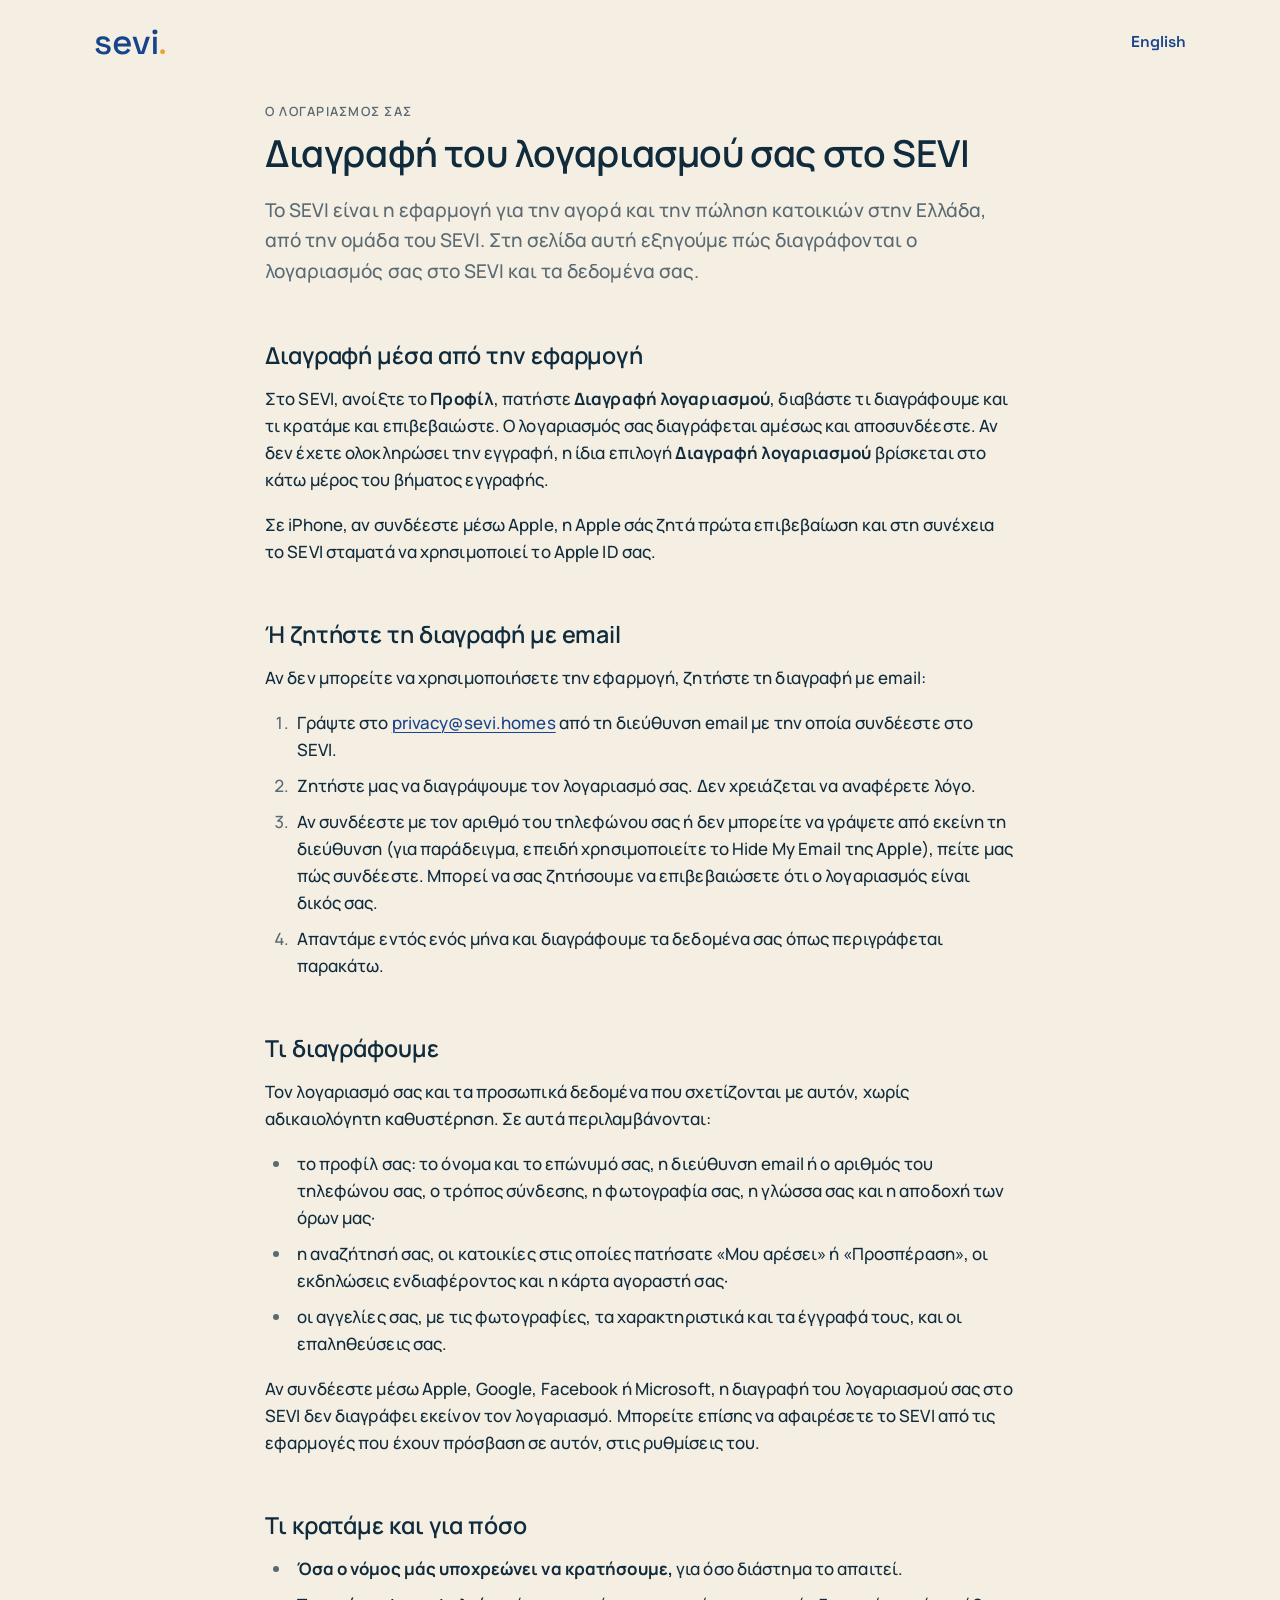
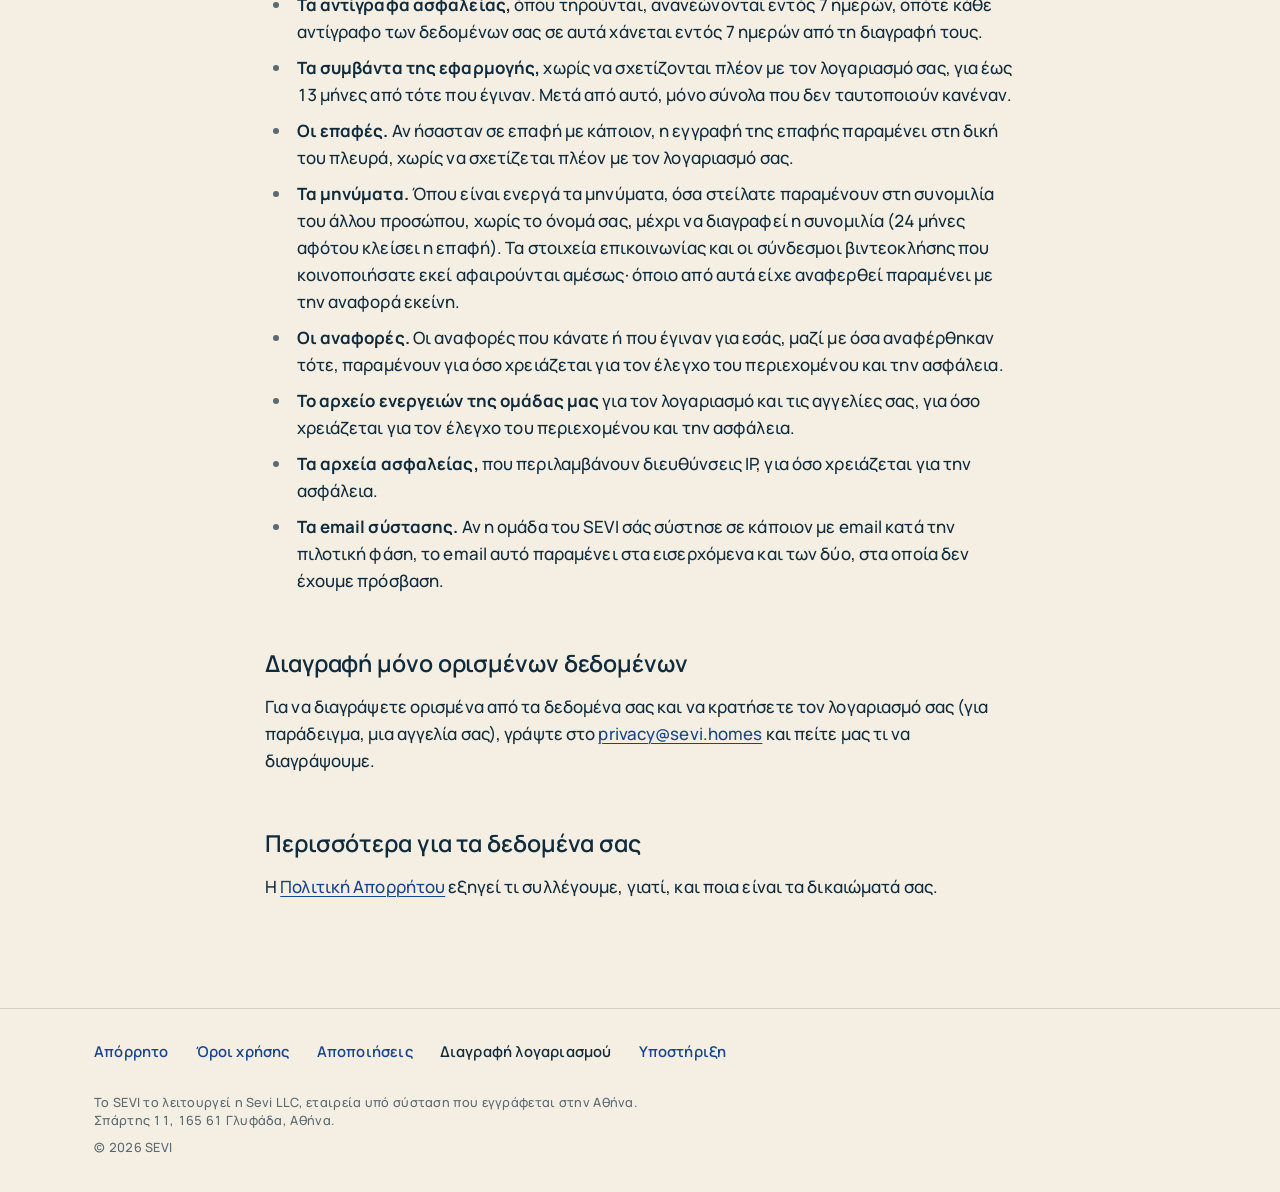
<file: el/delete-account/index.html>
<!doctype html>
<html lang="el">
<head>
<meta charset="utf-8">
<meta name="viewport" content="width=device-width, initial-scale=1">
<meta http-equiv="Content-Security-Policy" content="default-src 'none'; style-src 'self'; font-src 'self'; img-src 'self'; base-uri 'none'; form-action 'none'">
<meta name="referrer" content="no-referrer">
<title>Διαγραφή του λογαριασμού σας στο SEVI · SEVI</title>
<meta name="description" content="Πώς να διαγράψετε τον λογαριασμό σας στο SEVI, μέσα από την εφαρμογή ή με email, τι διαγράφουμε, τι κρατάμε και για πόσο.">
<meta name="color-scheme" content="light">
<meta name="theme-color" content="#F4EEE3">
<link rel="canonical" href="https://sevi.homes/el/delete-account/">
<link rel="alternate" hreflang="en" href="https://sevi.homes/delete-account/">
<link rel="alternate" hreflang="el" href="https://sevi.homes/el/delete-account/">
<link rel="alternate" hreflang="x-default" href="https://sevi.homes/delete-account/">
<link rel="icon" href="/favicon.ico" sizes="any">
<link rel="icon" href="/favicon.svg" type="image/svg+xml">
<link rel="apple-touch-icon" href="/apple-touch-icon.png">
<link rel="preload" href="/assets/fonts/Manrope_500Medium.woff" as="font" type="font/woff" crossorigin>
<link rel="stylesheet" href="/assets/site.e57f6a32ed.css">
</head>
<body>
<a class="skip" href="#main">Μετάβαση στο περιεχόμενο</a>
<header class="site-header"><div class="wrap"><a class="brand" href="/el/" aria-label="SEVI, αρχική σελίδα"><svg class="wordmark" viewBox="0 0 205.51 79.40" aria-hidden="true" focusable="false"><g transform="translate(-0.600 74.000)"><path fill="#17448A" d="M27.8 1.4Q18.4 1.4 12.2 -2.8Q6 -7 4.6 -15.5L14.2 -17.8Q15 -13.7 16.9 -11.3Q18.8 -8.9 21.65 -7.9Q24.5 -6.9 27.8 -6.9Q32.7 -6.9 35.35 -8.8Q38 -10.7 38 -13.7Q38 -16.7 35.5 -18.1Q33 -19.5 28.1 -20.4L24.7 -21Q19.7 -21.9 15.6 -23.6Q11.5 -25.3 9.1 -28.3Q6.7 -31.3 6.7 -36Q6.7 -43 11.9 -46.85Q17.1 -50.7 25.7 -50.7Q34 -50.7 39.35 -46.95Q44.7 -43.2 46.3 -36.8L36.7 -34.1Q35.8 -38.6 32.9 -40.45Q30 -42.3 25.7 -42.3Q21.5 -42.3 19.1 -40.75Q16.7 -39.2 16.7 -36.4Q16.7 -33.4 19.05 -32Q21.4 -30.6 25.4 -29.9L28.9 -29.3Q34.2 -28.4 38.6 -26.8Q43 -25.2 45.55 -22.2Q48.1 -19.2 48.1 -14.2Q48.1 -6.8 42.6 -2.7Q37.1 1.4 27.8 1.4ZM81.7 1.4Q74.2 1.4 68.6 -1.75Q63 -4.9 59.85 -10.65Q56.7 -16.4 56.7 -24V-25.2Q56.7 -32.9 59.8 -38.65Q62.9 -44.4 68.45 -47.55Q74 -50.7 81.3 -50.7Q88.4 -50.7 93.75 -47.55Q99.1 -44.4 102.1 -38.8Q105.1 -33.2 105.1 -25.7V-21.8H67.2Q67.4 -15.3 71.55 -11.45Q75.7 -7.6 81.9 -7.6Q87.7 -7.6 90.65 -10.2Q93.6 -12.8 95.2 -16.2L103.7 -11.8Q102.3 -9 99.65 -5.9Q97 -2.8 92.7 -0.7Q88.4 1.4 81.7 1.4ZM67.3 -29.7H94.6Q94.2 -35.3 90.6 -38.45Q87 -41.6 81.2 -41.6Q75.4 -41.6 71.75 -38.45Q68.1 -35.3 67.3 -29.7ZM126.2 0 109.6 -49.3H120.5L133.6 -7.6H135.2L148.3 -49.3H159.2L142.6 0ZM168.2 0V-49.3H178.5V0ZM173.4 -56Q170.4 -56 168.35 -57.95Q166.3 -59.9 166.3 -63Q166.3 -66.1 168.35 -68.05Q170.4 -70 173.4 -70Q176.5 -70 178.5 -68.05Q180.5 -66.1 180.5 -63Q180.5 -59.9 178.5 -57.95Q176.5 -56 173.4 -56Z"/><circle fill="#E8A23C" cx="195.153" cy="-6.553" r="6.953"/></g></svg></a><a class="lang" href="/delete-account/" hreflang="en" lang="en">English</a></div></header>
<main id="main" tabindex="-1"><div class="page wrap"><div class="single"><header class="page-head"><p class="overline">Ο ΛΟΓΑΡΙΑΣΜΟΣ ΣΑΣ</p><h1>Διαγραφή του λογαριασμού σας στο SEVI</h1><p class="lead">Το SEVI είναι η εφαρμογή για την αγορά και την πώληση κατοικιών στην Ελλάδα, από την ομάδα του SEVI. Στη σελίδα αυτή εξηγούμε πώς διαγράφονται ο λογαριασμός σας στο SEVI και τα δεδομένα σας.</p></header><div class="prose"><h2>Διαγραφή μέσα από την εφαρμογή</h2>
<p>Στο SEVI, ανοίξτε το <strong>Προφίλ</strong>, πατήστε <strong>Διαγραφή λογαριασμού</strong>, διαβάστε τι διαγράφουμε και τι κρατάμε και επιβεβαιώστε. Ο λογαριασμός σας διαγράφεται αμέσως και αποσυνδέεστε. Αν δεν έχετε ολοκληρώσει την εγγραφή, η ίδια επιλογή <strong>Διαγραφή λογαριασμού</strong> βρίσκεται στο κάτω μέρος του βήματος εγγραφής.</p>
<p>Σε iPhone, αν συνδέεστε μέσω Apple, η Apple σάς ζητά πρώτα επιβεβαίωση και στη συνέχεια το SEVI σταματά να χρησιμοποιεί το Apple ID σας.</p>
<h2>Ή ζητήστε τη διαγραφή με email</h2>
<p>Αν δεν μπορείτε να χρησιμοποιήσετε την εφαρμογή, ζητήστε τη διαγραφή με email:</p>
<ol><li>Γράψτε στο <a href="mailto:privacy@sevi.homes?subject=%CE%94%CE%B9%CE%B1%CE%B3%CF%81%CE%B1%CF%86%CE%AE%20%CF%84%CE%BF%CF%85%20%CE%BB%CE%BF%CE%B3%CE%B1%CF%81%CE%B9%CE%B1%CF%83%CE%BC%CE%BF%CF%8D%20%CE%BC%CE%BF%CF%85%20%CF%83%CF%84%CE%BF%20SEVI">privacy@sevi.homes</a> από τη διεύθυνση email με την οποία συνδέεστε στο SEVI.</li><li>Ζητήστε μας να διαγράψουμε τον λογαριασμό σας. Δεν χρειάζεται να αναφέρετε λόγο.</li><li>Αν συνδέεστε με τον αριθμό του τηλεφώνου σας ή δεν μπορείτε να γράψετε από εκείνη τη διεύθυνση (για παράδειγμα, επειδή χρησιμοποιείτε το Hide My Email της Apple), πείτε μας πώς συνδέεστε. Μπορεί να σας ζητήσουμε να επιβεβαιώσετε ότι ο λογαριασμός είναι δικός σας.</li><li>Απαντάμε εντός ενός μήνα και διαγράφουμε τα δεδομένα σας όπως περιγράφεται παρακάτω.</li></ol>
<h2>Τι διαγράφουμε</h2>
<p>Τον λογαριασμό σας και τα προσωπικά δεδομένα που σχετίζονται με αυτόν, χωρίς αδικαιολόγητη καθυστέρηση. Σε αυτά περιλαμβάνονται:</p>
<ul><li>το προφίλ σας: το όνομα και το επώνυμό σας, η διεύθυνση email ή ο αριθμός του τηλεφώνου σας, ο τρόπος σύνδεσης, η φωτογραφία σας, η γλώσσα σας και η αποδοχή των όρων μας·</li><li>η αναζήτησή σας, οι κατοικίες στις οποίες πατήσατε «Μου αρέσει» ή «Προσπέραση», οι εκδηλώσεις ενδιαφέροντος και η κάρτα αγοραστή σας·</li><li>οι αγγελίες σας, με τις φωτογραφίες, τα χαρακτηριστικά και τα έγγραφά τους, και οι επαληθεύσεις σας.</li></ul>
<p>Αν συνδέεστε μέσω Apple, Google, Facebook ή Microsoft, η διαγραφή του λογαριασμού σας στο SEVI δεν διαγράφει εκείνον τον λογαριασμό. Μπορείτε επίσης να αφαιρέσετε το SEVI από τις εφαρμογές που έχουν πρόσβαση σε αυτόν, στις ρυθμίσεις του.</p>
<h2>Τι κρατάμε και για πόσο</h2>
<ul><li><strong>Όσα ο νόμος μάς υποχρεώνει να κρατήσουμε,</strong> για όσο διάστημα το απαιτεί.</li><li><strong>Τα αντίγραφα ασφαλείας,</strong> όπου τηρούνται, ανανεώνονται εντός 7 ημερών, οπότε κάθε αντίγραφο των δεδομένων σας σε αυτά χάνεται εντός 7 ημερών από τη διαγραφή τους.</li><li><strong>Τα συμβάντα της εφαρμογής,</strong> χωρίς να σχετίζονται πλέον με τον λογαριασμό σας, για έως 13 μήνες από τότε που έγιναν. Μετά από αυτό, μόνο σύνολα που δεν ταυτοποιούν κανέναν.</li><li><strong>Οι επαφές.</strong> Αν ήσασταν σε επαφή με κάποιον, η εγγραφή της επαφής παραμένει στη δική του πλευρά, χωρίς να σχετίζεται πλέον με τον λογαριασμό σας.</li><li><strong>Τα μηνύματα.</strong> Όπου είναι ενεργά τα μηνύματα, όσα στείλατε παραμένουν στη συνομιλία του άλλου προσώπου, χωρίς το όνομά σας, μέχρι να διαγραφεί η συνομιλία (24 μήνες αφότου κλείσει η επαφή). Τα στοιχεία επικοινωνίας και οι σύνδεσμοι βιντεοκλήσης που κοινοποιήσατε εκεί αφαιρούνται αμέσως· όποιο από αυτά είχε αναφερθεί παραμένει με την αναφορά εκείνη.</li><li><strong>Οι αναφορές.</strong> Οι αναφορές που κάνατε ή που έγιναν για εσάς, μαζί με όσα αναφέρθηκαν τότε, παραμένουν για όσο χρειάζεται για τον έλεγχο του περιεχομένου και την ασφάλεια.</li><li><strong>Το αρχείο ενεργειών της ομάδας μας</strong> για τον λογαριασμό και τις αγγελίες σας, για όσο χρειάζεται για τον έλεγχο του περιεχομένου και την ασφάλεια.</li><li><strong>Τα αρχεία ασφαλείας,</strong> που περιλαμβάνουν διευθύνσεις IP, για όσο χρειάζεται για την ασφάλεια.</li><li><strong>Τα email σύστασης.</strong> Αν η ομάδα του SEVI σάς σύστησε σε κάποιον με email κατά την πιλοτική φάση, το email αυτό παραμένει στα εισερχόμενα και των δύο, στα οποία δεν έχουμε πρόσβαση.</li></ul>
<h2>Διαγραφή μόνο ορισμένων δεδομένων</h2>
<p>Για να διαγράψετε ορισμένα από τα δεδομένα σας και να κρατήσετε τον λογαριασμό σας (για παράδειγμα, μια αγγελία σας), γράψτε στο <a href="mailto:privacy@sevi.homes">privacy@sevi.homes</a> και πείτε μας τι να διαγράψουμε.</p>
<h2>Περισσότερα για τα δεδομένα σας</h2>
<p>Η <a href="/el/privacy/">Πολιτική Απορρήτου</a> εξηγεί τι συλλέγουμε, γιατί, και ποια είναι τα δικαιώματά σας.</p></div></div></div></main>
<footer class="site-footer"><div class="wrap"><nav aria-label="Νομικά και βοήθεια"><ul class="footer-links" role="list"><li><a href="/el/privacy/">Απόρρητο</a></li><li><a href="/el/terms/">Όροι χρήσης</a></li><li><a href="/el/disclaimers/">Αποποιήσεις</a></li><li><a href="/el/delete-account/" aria-current="page">Διαγραφή λογαριασμού</a></li><li><a href="/el/support/">Υποστήριξη</a></li></ul></nav><p class="operator">Το SEVI το λειτουργεί η Sevi LLC, εταιρεία υπό σύσταση που εγγράφεται στην Αθήνα. Σπάρτης 11, 165 61 Γλυφάδα, Αθήνα.</p><p class="copyright">© 2026 SEVI</p></div></footer>
</body>
</html>
</file>
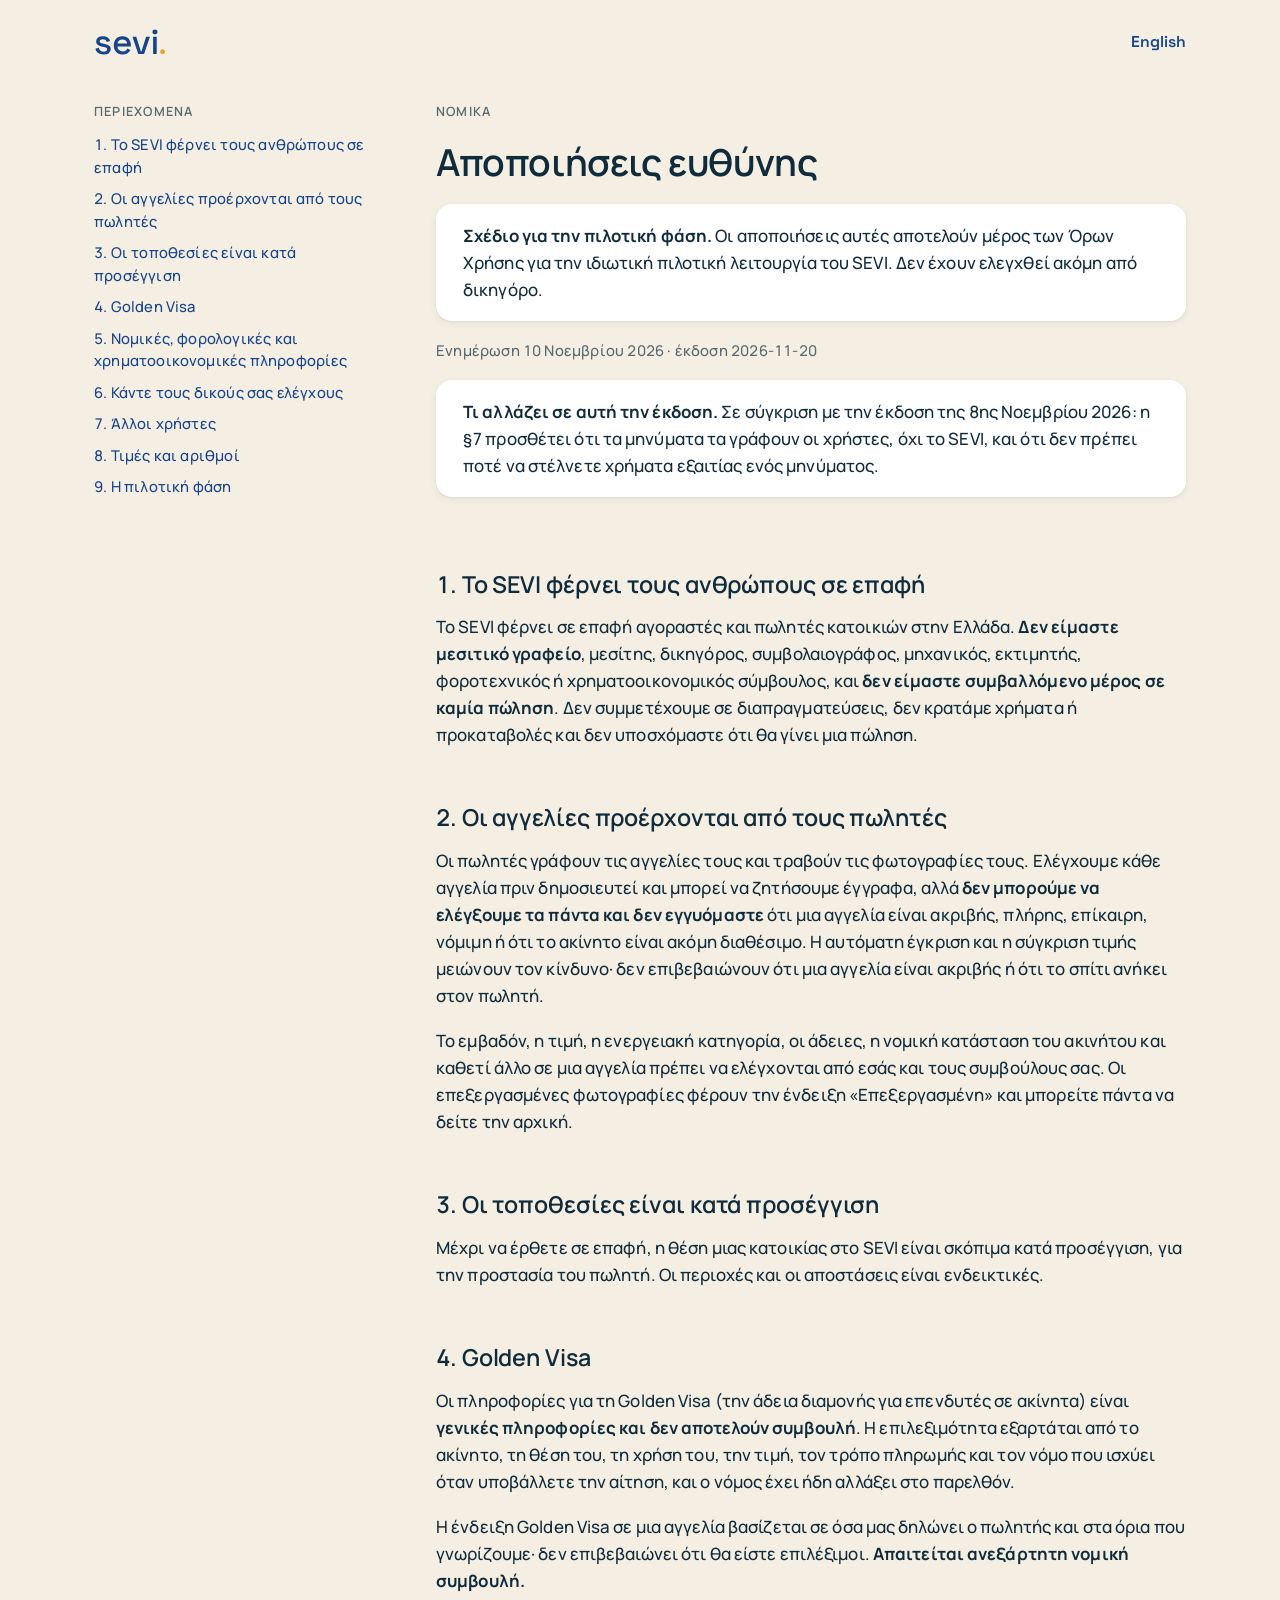
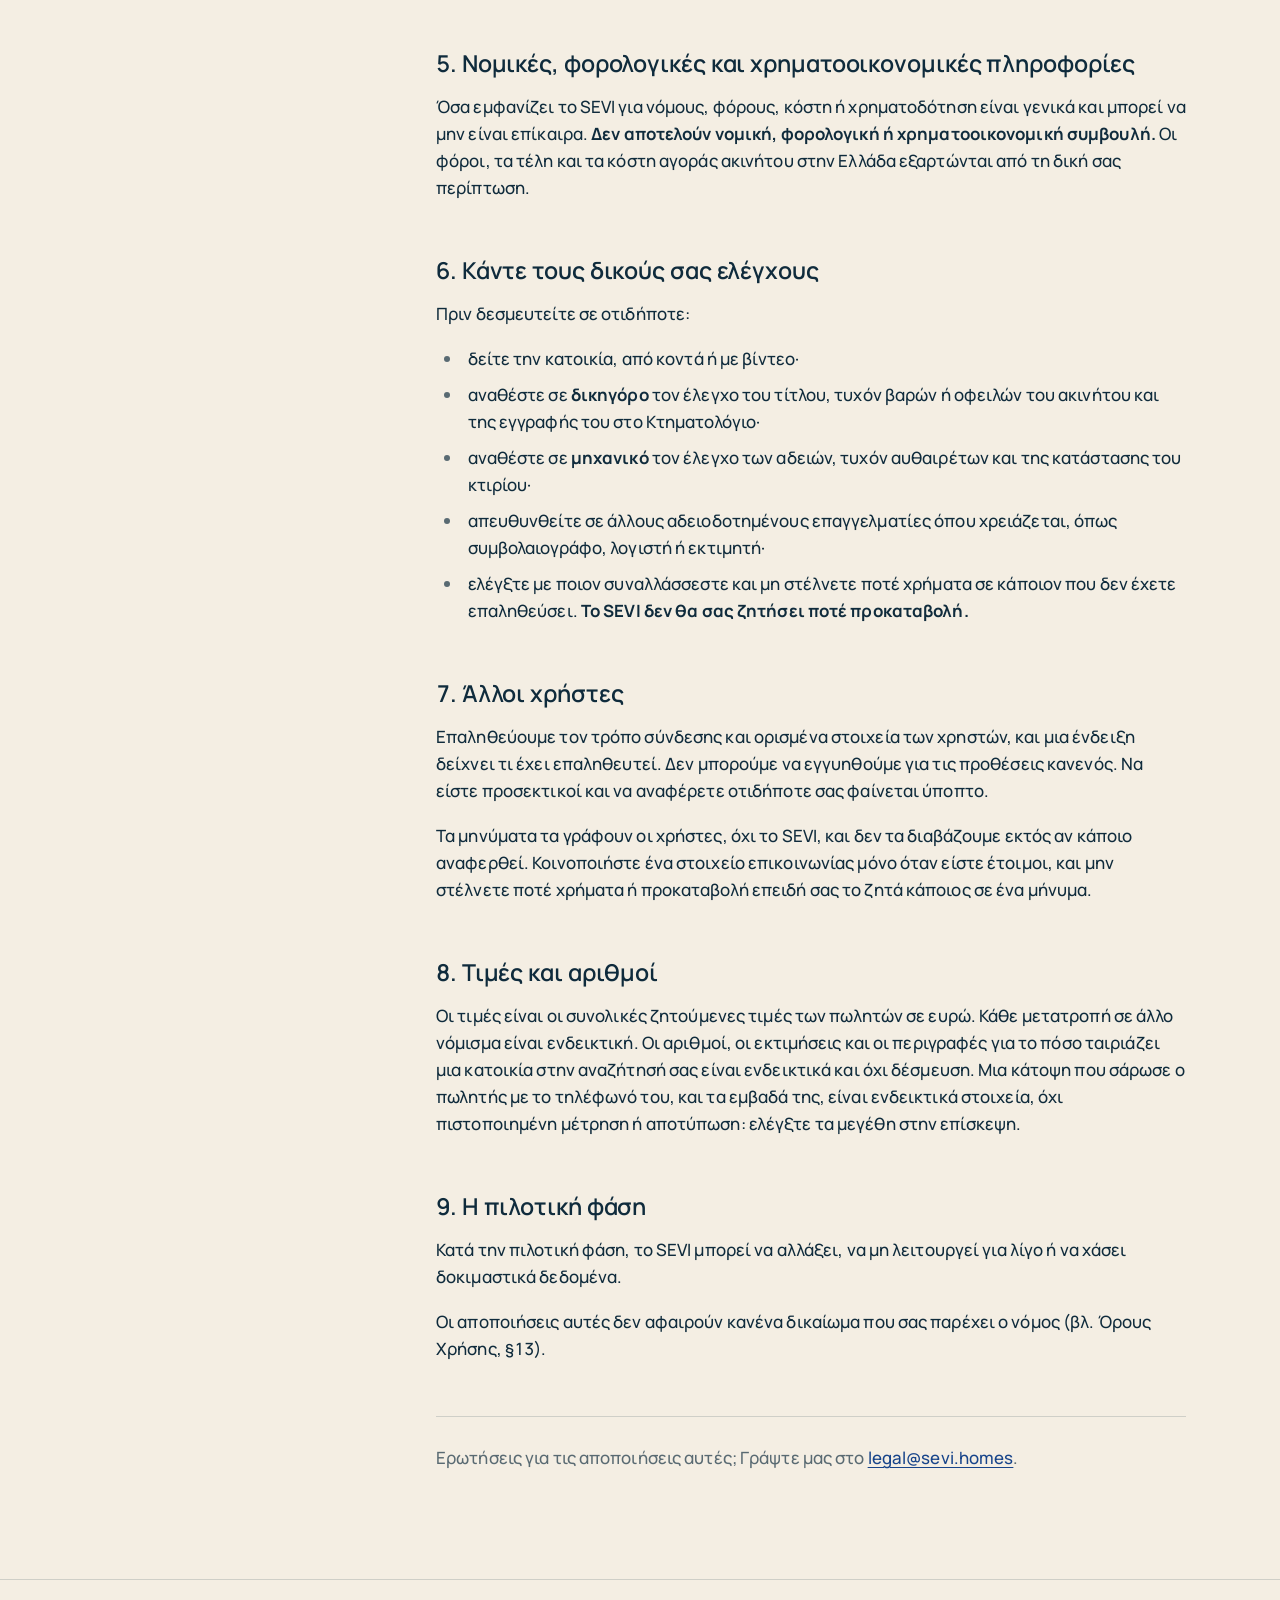
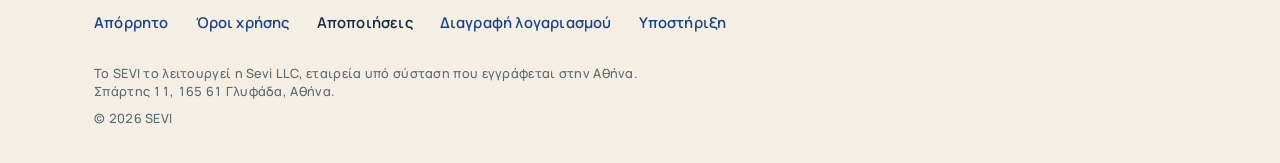
<file: el/disclaimers/index.html>
<!doctype html>
<html lang="el">
<head>
<meta charset="utf-8">
<meta name="viewport" content="width=device-width, initial-scale=1">
<meta http-equiv="Content-Security-Policy" content="default-src 'none'; style-src 'self'; font-src 'self'; img-src 'self'; base-uri 'none'; form-action 'none'">
<meta name="referrer" content="no-referrer">
<title>Αποποιήσεις ευθύνης · SEVI</title>
<meta name="description" content="Οι αποποιήσεις ευθύνης του SEVI για την ιδιωτική πιλοτική φάση: τι είναι το SEVI και τι να ελέγξετε πριν δεσμευτείτε.">
<meta name="color-scheme" content="light">
<meta name="theme-color" content="#F4EEE3">
<link rel="canonical" href="https://sevi.homes/el/disclaimers/">
<link rel="alternate" hreflang="en" href="https://sevi.homes/disclaimers/">
<link rel="alternate" hreflang="el" href="https://sevi.homes/el/disclaimers/">
<link rel="alternate" hreflang="x-default" href="https://sevi.homes/disclaimers/">
<link rel="icon" href="/favicon.ico" sizes="any">
<link rel="icon" href="/favicon.svg" type="image/svg+xml">
<link rel="apple-touch-icon" href="/apple-touch-icon.png">
<link rel="preload" href="/assets/fonts/Manrope_500Medium.woff" as="font" type="font/woff" crossorigin>
<link rel="stylesheet" href="/assets/site.e57f6a32ed.css">
</head>
<body>
<a class="skip" href="#main">Μετάβαση στο περιεχόμενο</a>
<header class="site-header"><div class="wrap"><a class="brand" href="/el/" aria-label="SEVI, αρχική σελίδα"><svg class="wordmark" viewBox="0 0 205.51 79.40" aria-hidden="true" focusable="false"><g transform="translate(-0.600 74.000)"><path fill="#17448A" d="M27.8 1.4Q18.4 1.4 12.2 -2.8Q6 -7 4.6 -15.5L14.2 -17.8Q15 -13.7 16.9 -11.3Q18.8 -8.9 21.65 -7.9Q24.5 -6.9 27.8 -6.9Q32.7 -6.9 35.35 -8.8Q38 -10.7 38 -13.7Q38 -16.7 35.5 -18.1Q33 -19.5 28.1 -20.4L24.7 -21Q19.7 -21.9 15.6 -23.6Q11.5 -25.3 9.1 -28.3Q6.7 -31.3 6.7 -36Q6.7 -43 11.9 -46.85Q17.1 -50.7 25.7 -50.7Q34 -50.7 39.35 -46.95Q44.7 -43.2 46.3 -36.8L36.7 -34.1Q35.8 -38.6 32.9 -40.45Q30 -42.3 25.7 -42.3Q21.5 -42.3 19.1 -40.75Q16.7 -39.2 16.7 -36.4Q16.7 -33.4 19.05 -32Q21.4 -30.6 25.4 -29.9L28.9 -29.3Q34.2 -28.4 38.6 -26.8Q43 -25.2 45.55 -22.2Q48.1 -19.2 48.1 -14.2Q48.1 -6.8 42.6 -2.7Q37.1 1.4 27.8 1.4ZM81.7 1.4Q74.2 1.4 68.6 -1.75Q63 -4.9 59.85 -10.65Q56.7 -16.4 56.7 -24V-25.2Q56.7 -32.9 59.8 -38.65Q62.9 -44.4 68.45 -47.55Q74 -50.7 81.3 -50.7Q88.4 -50.7 93.75 -47.55Q99.1 -44.4 102.1 -38.8Q105.1 -33.2 105.1 -25.7V-21.8H67.2Q67.4 -15.3 71.55 -11.45Q75.7 -7.6 81.9 -7.6Q87.7 -7.6 90.65 -10.2Q93.6 -12.8 95.2 -16.2L103.7 -11.8Q102.3 -9 99.65 -5.9Q97 -2.8 92.7 -0.7Q88.4 1.4 81.7 1.4ZM67.3 -29.7H94.6Q94.2 -35.3 90.6 -38.45Q87 -41.6 81.2 -41.6Q75.4 -41.6 71.75 -38.45Q68.1 -35.3 67.3 -29.7ZM126.2 0 109.6 -49.3H120.5L133.6 -7.6H135.2L148.3 -49.3H159.2L142.6 0ZM168.2 0V-49.3H178.5V0ZM173.4 -56Q170.4 -56 168.35 -57.95Q166.3 -59.9 166.3 -63Q166.3 -66.1 168.35 -68.05Q170.4 -70 173.4 -70Q176.5 -70 178.5 -68.05Q180.5 -66.1 180.5 -63Q180.5 -59.9 178.5 -57.95Q176.5 -56 173.4 -56Z"/><circle fill="#E8A23C" cx="195.153" cy="-6.553" r="6.953"/></g></svg></a><a class="lang" href="/disclaimers/" hreflang="en" lang="en">English</a></div></header>
<main id="main" tabindex="-1"><div class="page wrap"><article class="doc" aria-labelledby="doc-title"><div class="doc-intro prose"><p class="overline">ΝΟΜΙΚΑ</p><h1 id="doc-title">Αποποιήσεις ευθύνης</h1><div class="note" role="note"><p><strong>Σχέδιο για την πιλοτική φάση.</strong> Οι αποποιήσεις αυτές αποτελούν μέρος των Όρων Χρήσης για την ιδιωτική πιλοτική λειτουργία του SEVI. Δεν έχουν ελεγχθεί ακόμη από δικηγόρο.</p></div>
<p class="meta">Ενημέρωση <time datetime="2026-11-10">10 Νοεμβρίου 2026</time> · έκδοση 2026-11-20</p>
<div class="note" role="note"><p><strong>Τι αλλάζει σε αυτή την έκδοση.</strong> Σε σύγκριση με την έκδοση της 8ης Νοεμβρίου 2026: η §7 προσθέτει ότι τα μηνύματα τα γράφουν οι χρήστες, όχι το SEVI, και ότι δεν πρέπει ποτέ να στέλνετε χρήματα εξαιτίας ενός μηνύματος.</p></div></div><nav class="toc" aria-labelledby="toc-title"><p class="overline" id="toc-title">ΠΕΡΙΕΧΟΜΕΝΑ</p><ul><li><a href="#section-1">1. Το SEVI φέρνει τους ανθρώπους σε επαφή</a></li><li><a href="#section-2">2. Οι αγγελίες προέρχονται από τους πωλητές</a></li><li><a href="#section-3">3. Οι τοποθεσίες είναι κατά προσέγγιση</a></li><li><a href="#section-4">4. Golden Visa</a></li><li><a href="#section-5">5. Νομικές, φορολογικές και χρηματοοικονομικές πληροφορίες</a></li><li><a href="#section-6">6. Κάντε τους δικούς σας ελέγχους</a></li><li><a href="#section-7">7. Άλλοι χρήστες</a></li><li><a href="#section-8">8. Τιμές και αριθμοί</a></li><li><a href="#section-9">9. Η πιλοτική φάση</a></li></ul></nav><div class="doc-body prose"><h2 id="section-1">1. Το SEVI φέρνει τους ανθρώπους σε επαφή</h2>
<p>Το SEVI φέρνει σε επαφή αγοραστές και πωλητές κατοικιών στην Ελλάδα. <strong>Δεν είμαστε μεσιτικό γραφείο</strong>, μεσίτης, δικηγόρος, συμβολαιογράφος, μηχανικός, εκτιμητής, φοροτεχνικός ή χρηματοοικονομικός σύμβουλος, και <strong>δεν είμαστε συμβαλλόμενο μέρος σε καμία πώληση</strong>. Δεν συμμετέχουμε σε διαπραγματεύσεις, δεν κρατάμε χρήματα ή προκαταβολές και δεν υποσχόμαστε ότι θα γίνει μια πώληση.</p>
<h2 id="section-2">2. Οι αγγελίες προέρχονται από τους πωλητές</h2>
<p>Οι πωλητές γράφουν τις αγγελίες τους και τραβούν τις φωτογραφίες τους. Ελέγχουμε κάθε αγγελία πριν δημοσιευτεί και μπορεί να ζητήσουμε έγγραφα, αλλά <strong>δεν μπορούμε να ελέγξουμε τα πάντα και δεν εγγυόμαστε</strong> ότι μια αγγελία είναι ακριβής, πλήρης, επίκαιρη, νόμιμη ή ότι το ακίνητο είναι ακόμη διαθέσιμο. Η αυτόματη έγκριση και η σύγκριση τιμής μειώνουν τον κίνδυνο· δεν επιβεβαιώνουν ότι μια αγγελία είναι ακριβής ή ότι το σπίτι ανήκει στον πωλητή.</p>
<p>Το εμβαδόν, η τιμή, η ενεργειακή κατηγορία, οι άδειες, η νομική κατάσταση του ακινήτου και καθετί άλλο σε μια αγγελία πρέπει να ελέγχονται από εσάς και τους συμβούλους σας. Οι επεξεργασμένες φωτογραφίες φέρουν την ένδειξη «Επεξεργασμένη» και μπορείτε πάντα να δείτε την αρχική.</p>
<h2 id="section-3">3. Οι τοποθεσίες είναι κατά προσέγγιση</h2>
<p>Μέχρι να έρθετε σε επαφή, η θέση μιας κατοικίας στο SEVI είναι σκόπιμα κατά προσέγγιση, για την προστασία του πωλητή. Οι περιοχές και οι αποστάσεις είναι ενδεικτικές.</p>
<h2 id="section-4">4. Golden Visa</h2>
<p>Οι πληροφορίες για τη Golden Visa (την άδεια διαμονής για επενδυτές σε ακίνητα) είναι <strong>γενικές πληροφορίες και δεν αποτελούν συμβουλή</strong>. Η επιλεξιμότητα εξαρτάται από το ακίνητο, τη θέση του, τη χρήση του, την τιμή, τον τρόπο πληρωμής και τον νόμο που ισχύει όταν υποβάλλετε την αίτηση, και ο νόμος έχει ήδη αλλάξει στο παρελθόν.</p>
<p>Η ένδειξη Golden Visa σε μια αγγελία βασίζεται σε όσα μας δηλώνει ο πωλητής και στα όρια που γνωρίζουμε· δεν επιβεβαιώνει ότι θα είστε επιλέξιμοι. <strong>Απαιτείται ανεξάρτητη νομική συμβουλή.</strong></p>
<h2 id="section-5">5. Νομικές, φορολογικές και χρηματοοικονομικές πληροφορίες</h2>
<p>Όσα εμφανίζει το SEVI για νόμους, φόρους, κόστη ή χρηματοδότηση είναι γενικά και μπορεί να μην είναι επίκαιρα. <strong>Δεν αποτελούν νομική, φορολογική ή χρηματοοικονομική συμβουλή.</strong> Οι φόροι, τα τέλη και τα κόστη αγοράς ακινήτου στην Ελλάδα εξαρτώνται από τη δική σας περίπτωση.</p>
<h2 id="section-6">6. Κάντε τους δικούς σας ελέγχους</h2>
<p>Πριν δεσμευτείτε σε οτιδήποτε:</p>
<ul><li>δείτε την κατοικία, από κοντά ή με βίντεο·</li><li>αναθέστε σε <strong>δικηγόρο</strong> τον έλεγχο του τίτλου, τυχόν βαρών ή οφειλών του ακινήτου και της εγγραφής του στο Κτηματολόγιο·</li><li>αναθέστε σε <strong>μηχανικό</strong> τον έλεγχο των αδειών, τυχόν αυθαιρέτων και της κατάστασης του κτιρίου·</li><li>απευθυνθείτε σε άλλους αδειοδοτημένους επαγγελματίες όπου χρειάζεται, όπως συμβολαιογράφο, λογιστή ή εκτιμητή·</li><li>ελέγξτε με ποιον συναλλάσσεστε και μη στέλνετε ποτέ χρήματα σε κάποιον που δεν έχετε επαληθεύσει. <strong>Το SEVI δεν θα σας ζητήσει ποτέ προκαταβολή.</strong></li></ul>
<h2 id="section-7">7. Άλλοι χρήστες</h2>
<p>Επαληθεύουμε τον τρόπο σύνδεσης και ορισμένα στοιχεία των χρηστών, και μια ένδειξη δείχνει τι έχει επαληθευτεί. Δεν μπορούμε να εγγυηθούμε για τις προθέσεις κανενός. Να είστε προσεκτικοί και να αναφέρετε οτιδήποτε σας φαίνεται ύποπτο.</p>
<p>Τα μηνύματα τα γράφουν οι χρήστες, όχι το SEVI, και δεν τα διαβάζουμε εκτός αν κάποιο αναφερθεί. Κοινοποιήστε ένα στοιχείο επικοινωνίας μόνο όταν είστε έτοιμοι, και μην στέλνετε ποτέ χρήματα ή προκαταβολή επειδή σας το ζητά κάποιος σε ένα μήνυμα.</p>
<h2 id="section-8">8. Τιμές και αριθμοί</h2>
<p>Οι τιμές είναι οι συνολικές ζητούμενες τιμές των πωλητών σε ευρώ. Κάθε μετατροπή σε άλλο νόμισμα είναι ενδεικτική. Οι αριθμοί, οι εκτιμήσεις και οι περιγραφές για το πόσο ταιριάζει μια κατοικία στην αναζήτησή σας είναι ενδεικτικά και όχι δέσμευση. Μια κάτοψη που σάρωσε ο πωλητής με το τηλέφωνό του, και τα εμβαδά της, είναι ενδεικτικά στοιχεία, όχι πιστοποιημένη μέτρηση ή αποτύπωση: ελέγξτε τα μεγέθη στην επίσκεψη.</p>
<h2 id="section-9">9. Η πιλοτική φάση</h2>
<p>Κατά την πιλοτική φάση, το SEVI μπορεί να αλλάξει, να μη λειτουργεί για λίγο ή να χάσει δοκιμαστικά δεδομένα.</p>
<p>Οι αποποιήσεις αυτές δεν αφαιρούν κανένα δικαίωμα που σας παρέχει ο νόμος (βλ. Όρους Χρήσης, §13).</p><p class="after">Ερωτήσεις για τις αποποιήσεις αυτές; Γράψτε μας στο <a href="mailto:legal@sevi.homes">legal@sevi.homes</a>.</p></div></article></div></main>
<footer class="site-footer"><div class="wrap"><nav aria-label="Νομικά και βοήθεια"><ul class="footer-links" role="list"><li><a href="/el/privacy/">Απόρρητο</a></li><li><a href="/el/terms/">Όροι χρήσης</a></li><li><a href="/el/disclaimers/" aria-current="page">Αποποιήσεις</a></li><li><a href="/el/delete-account/">Διαγραφή λογαριασμού</a></li><li><a href="/el/support/">Υποστήριξη</a></li></ul></nav><p class="operator">Το SEVI το λειτουργεί η Sevi LLC, εταιρεία υπό σύσταση που εγγράφεται στην Αθήνα. Σπάρτης 11, 165 61 Γλυφάδα, Αθήνα.</p><p class="copyright">© 2026 SEVI</p></div></footer>
</body>
</html>
</file>
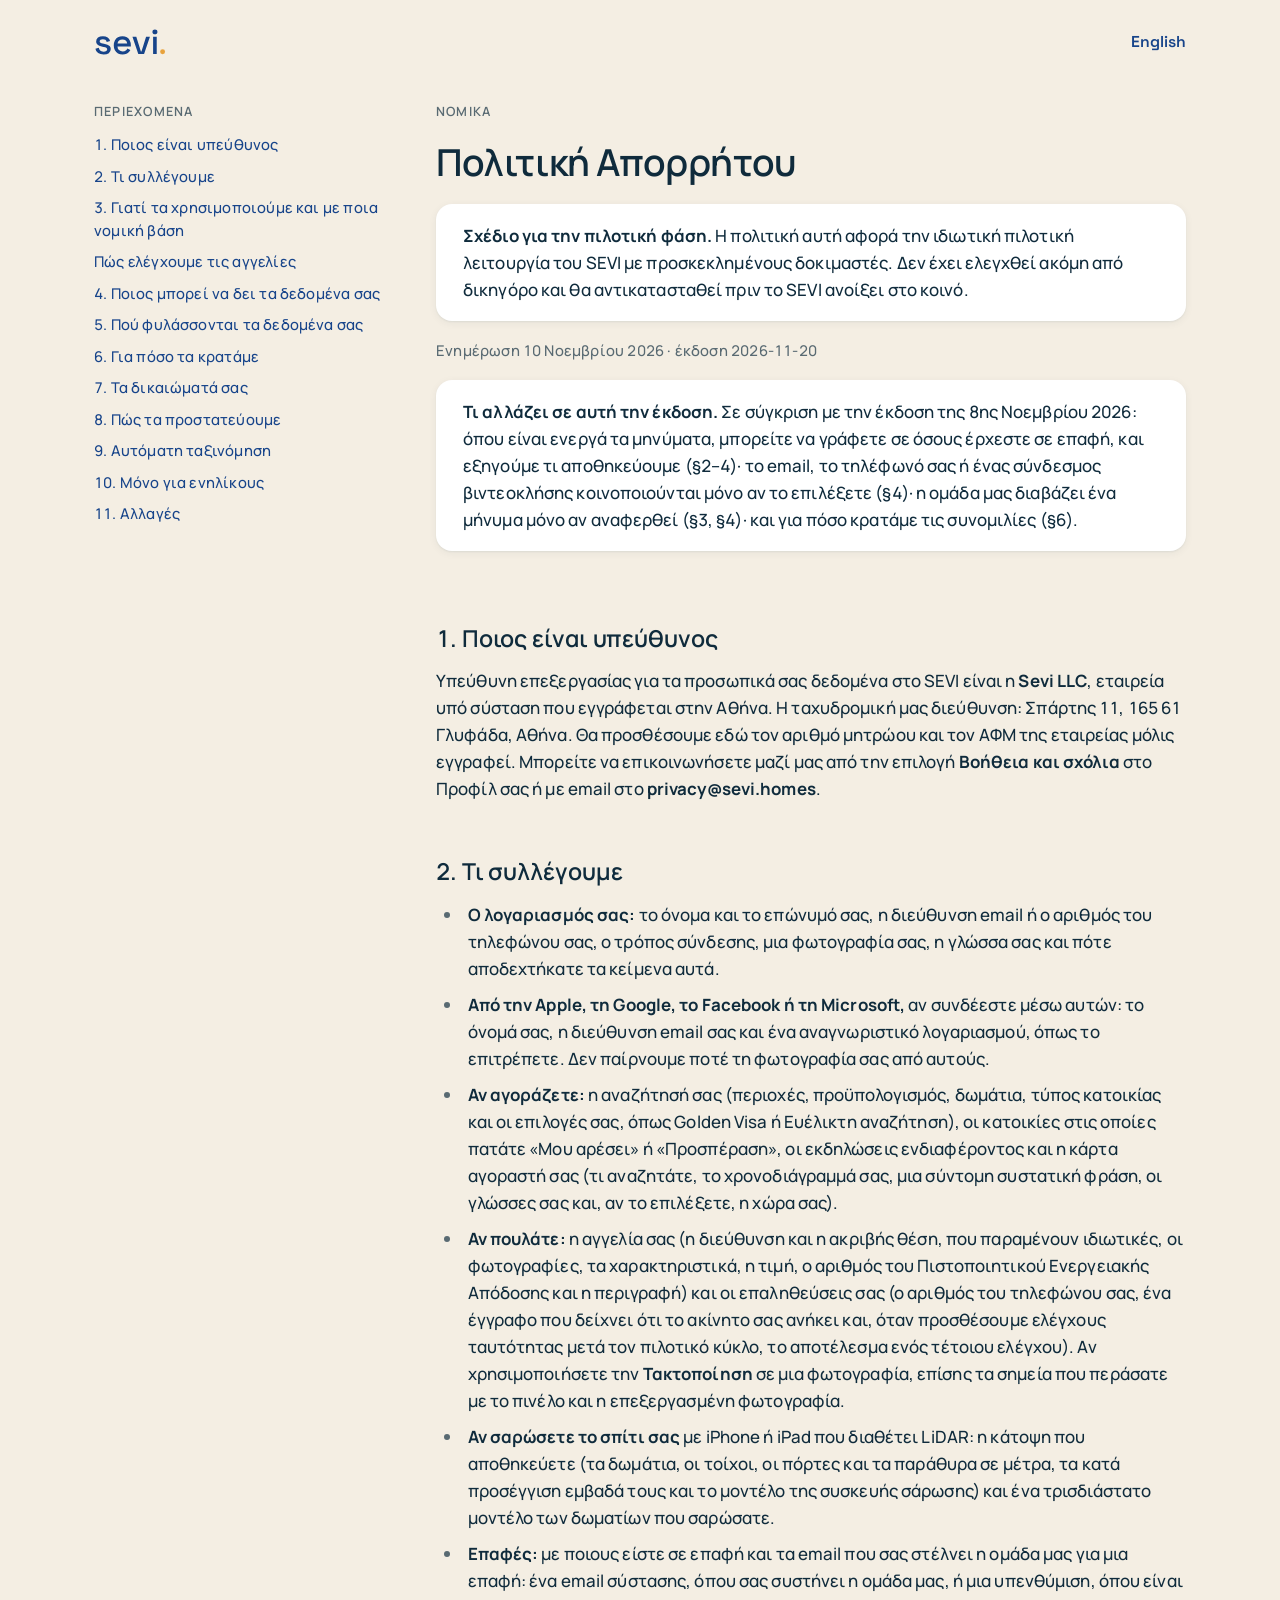
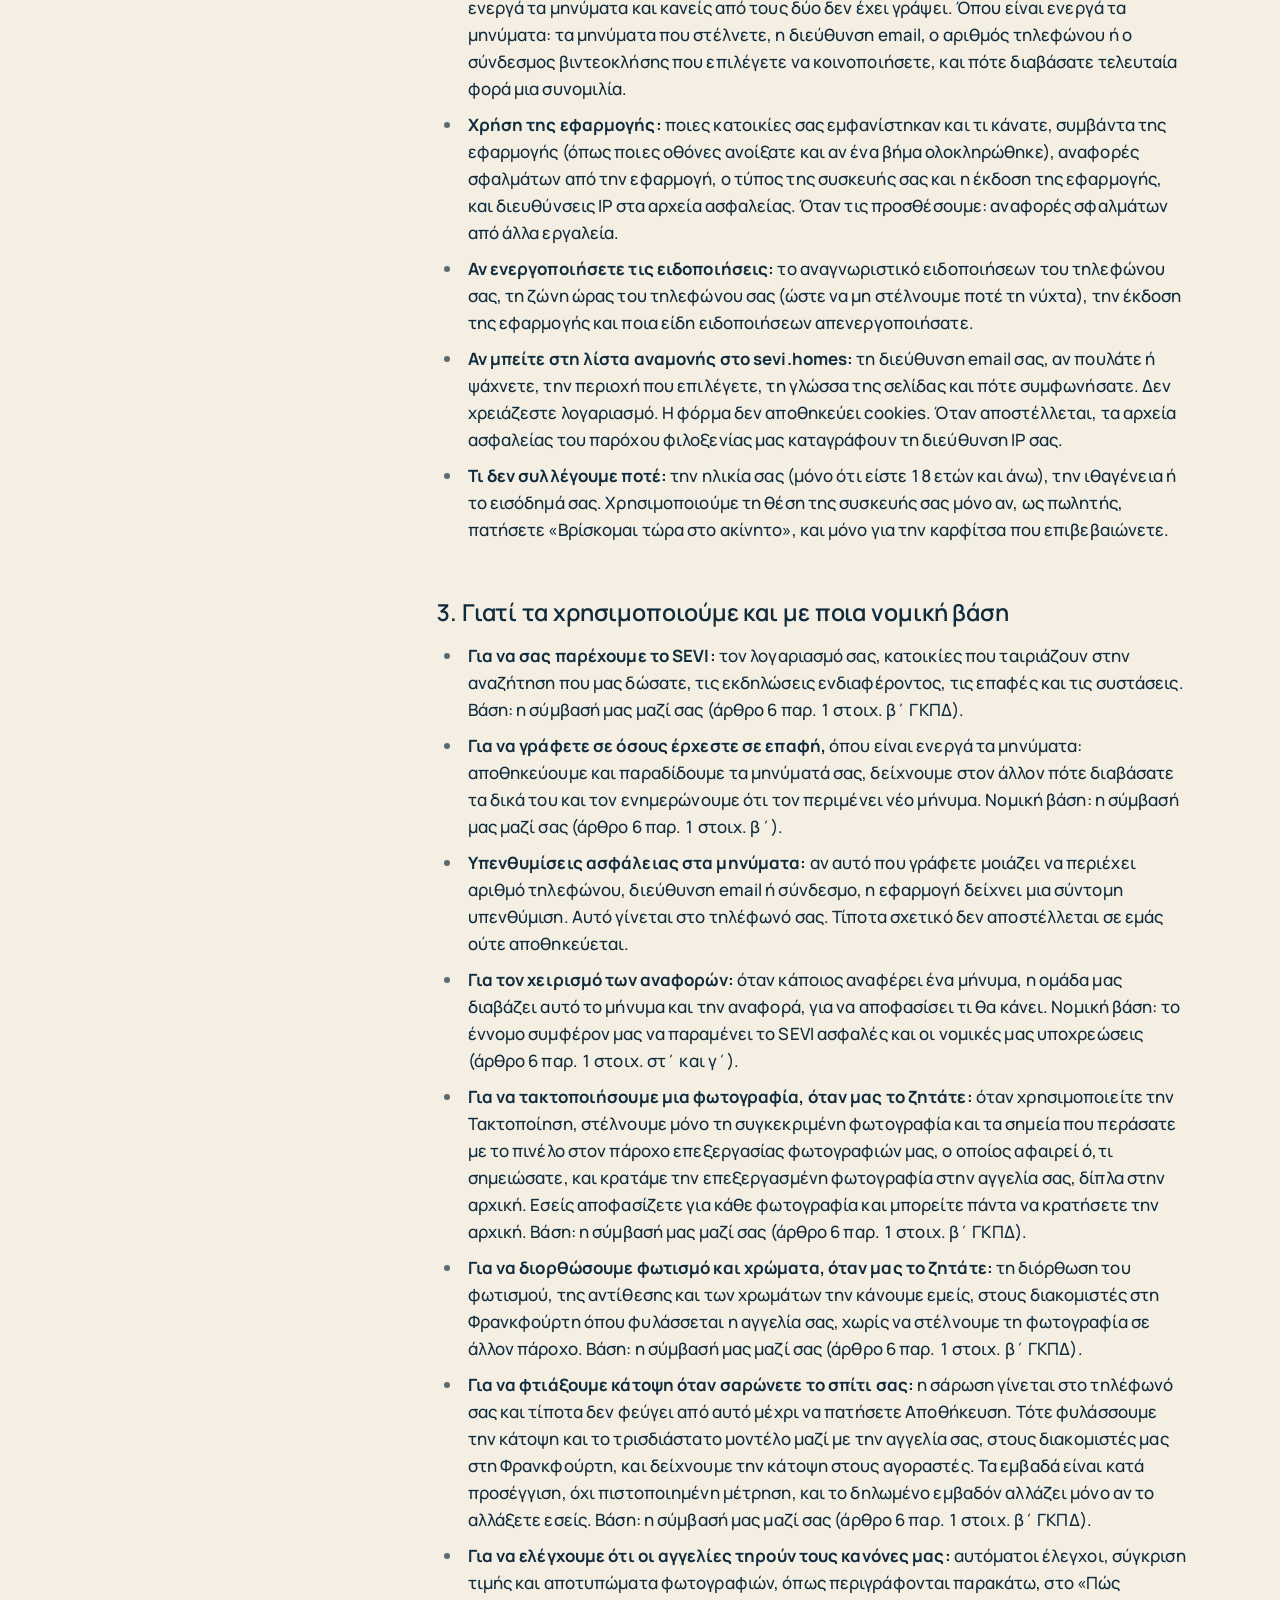
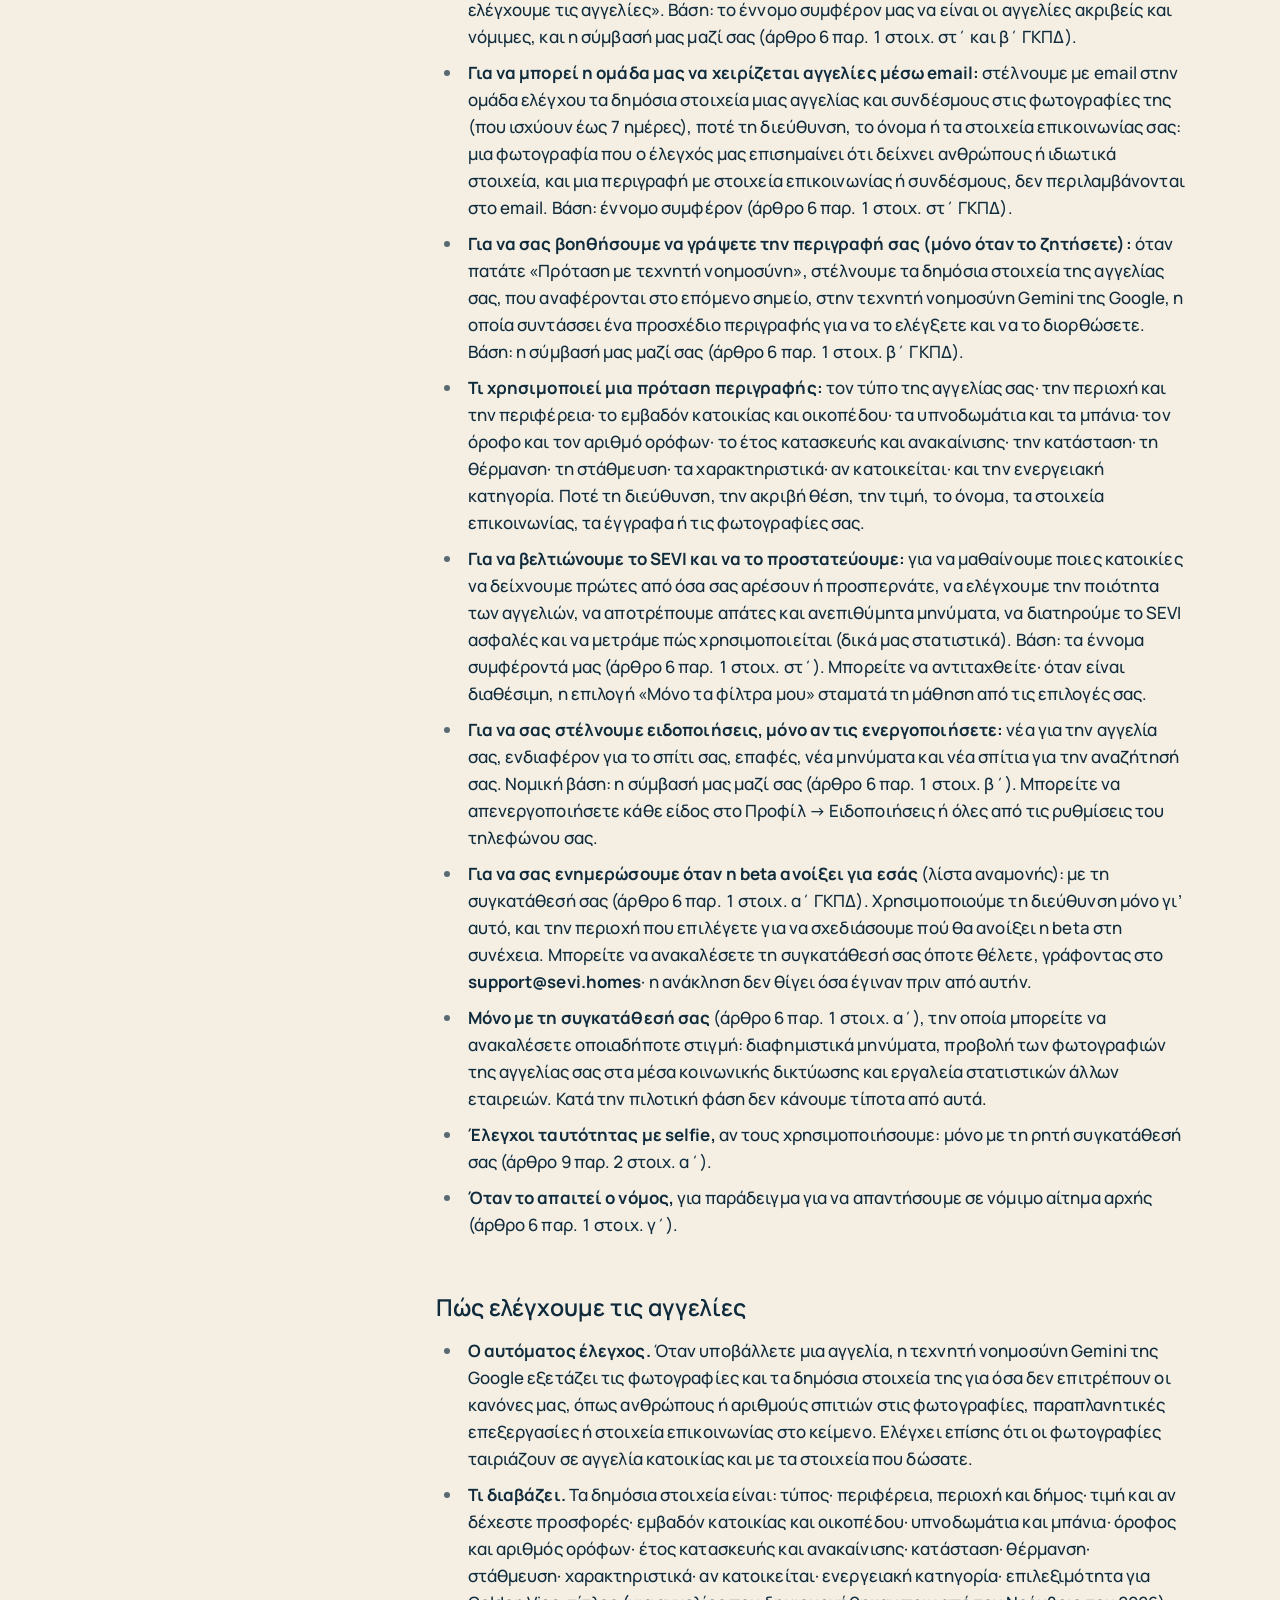
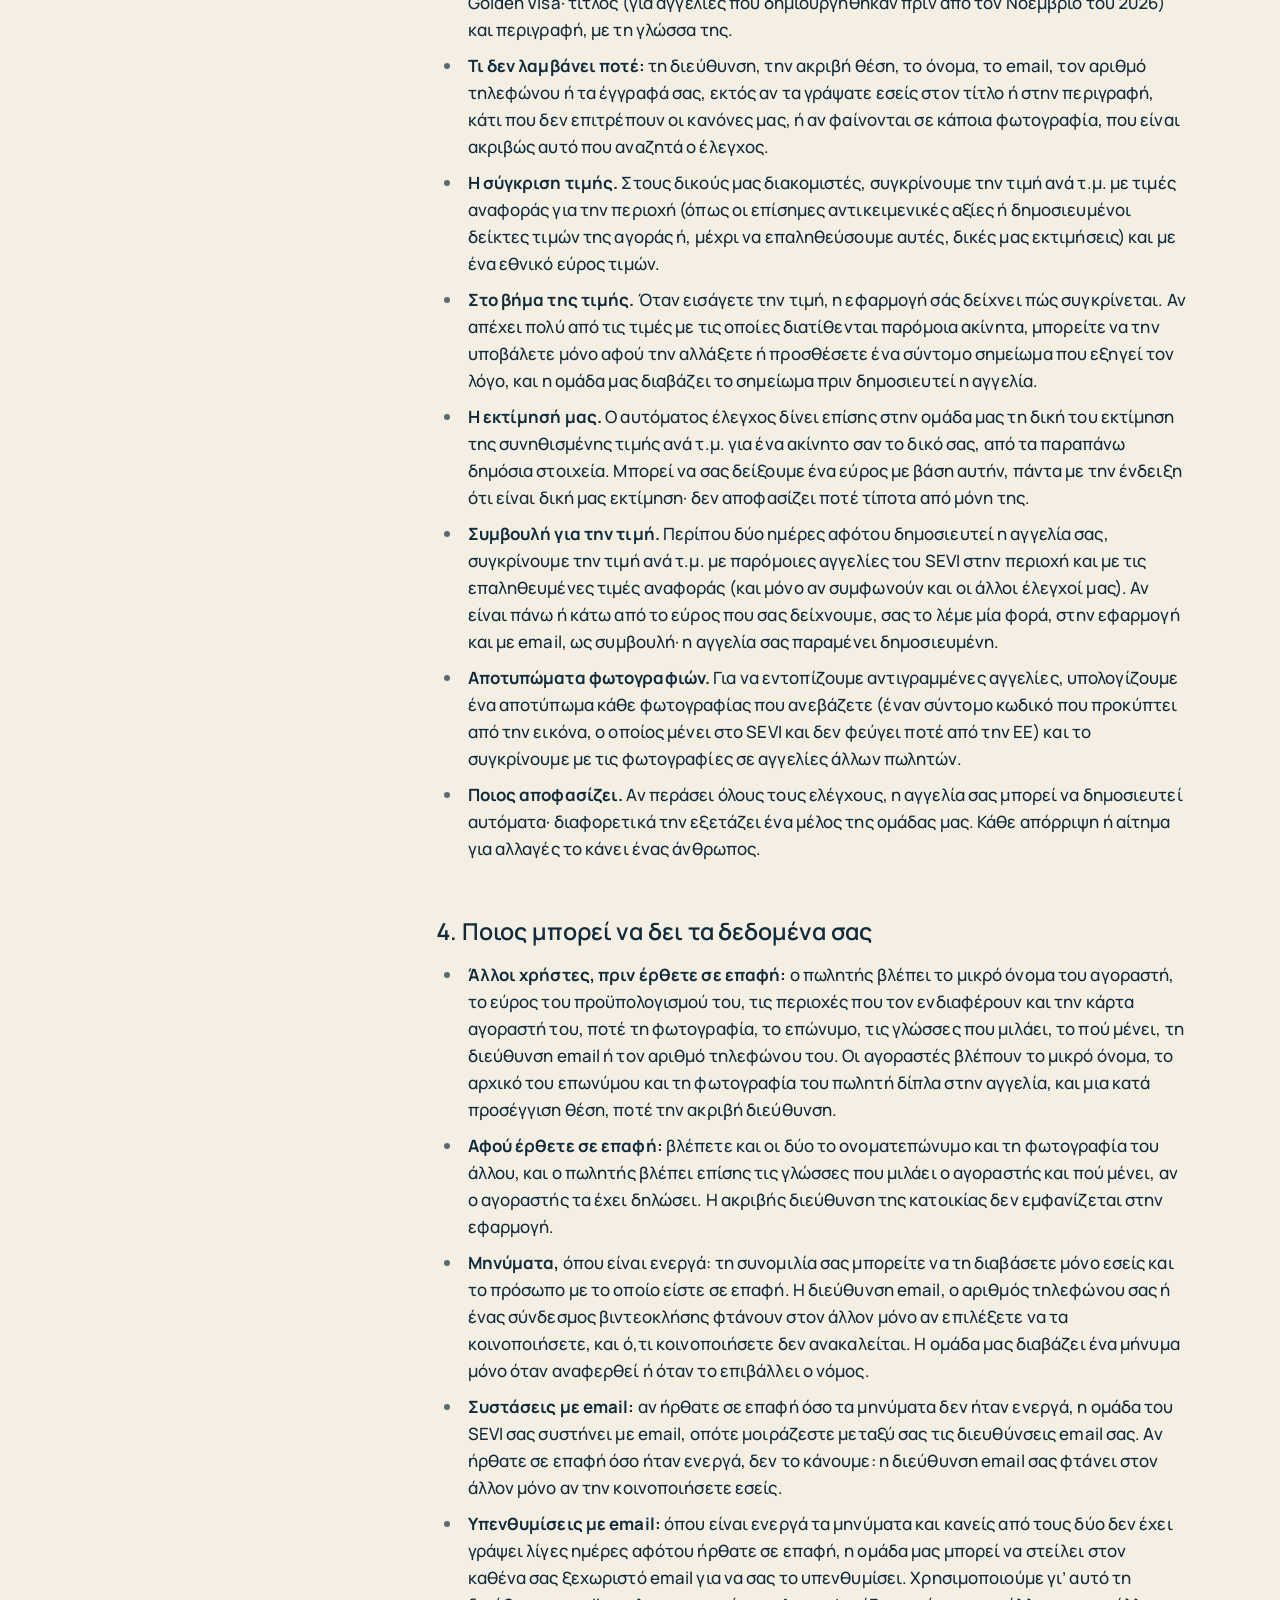
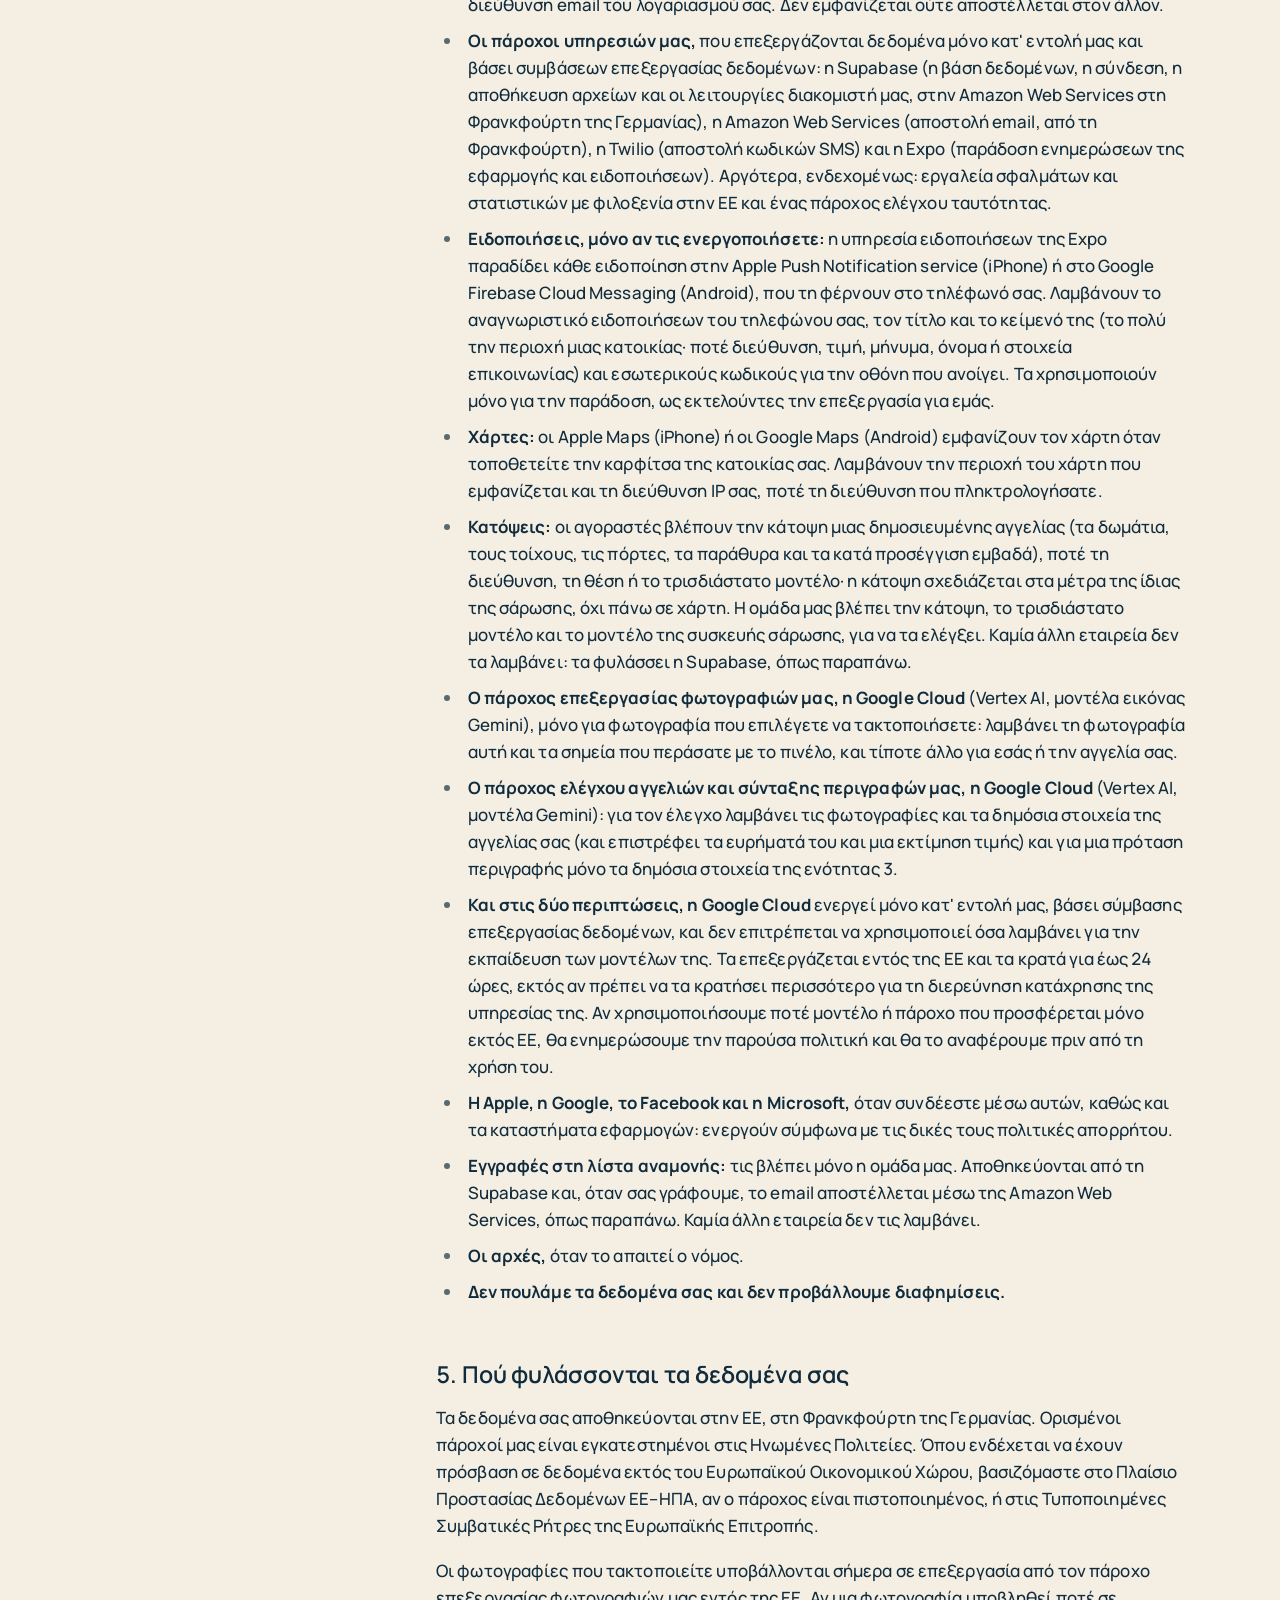
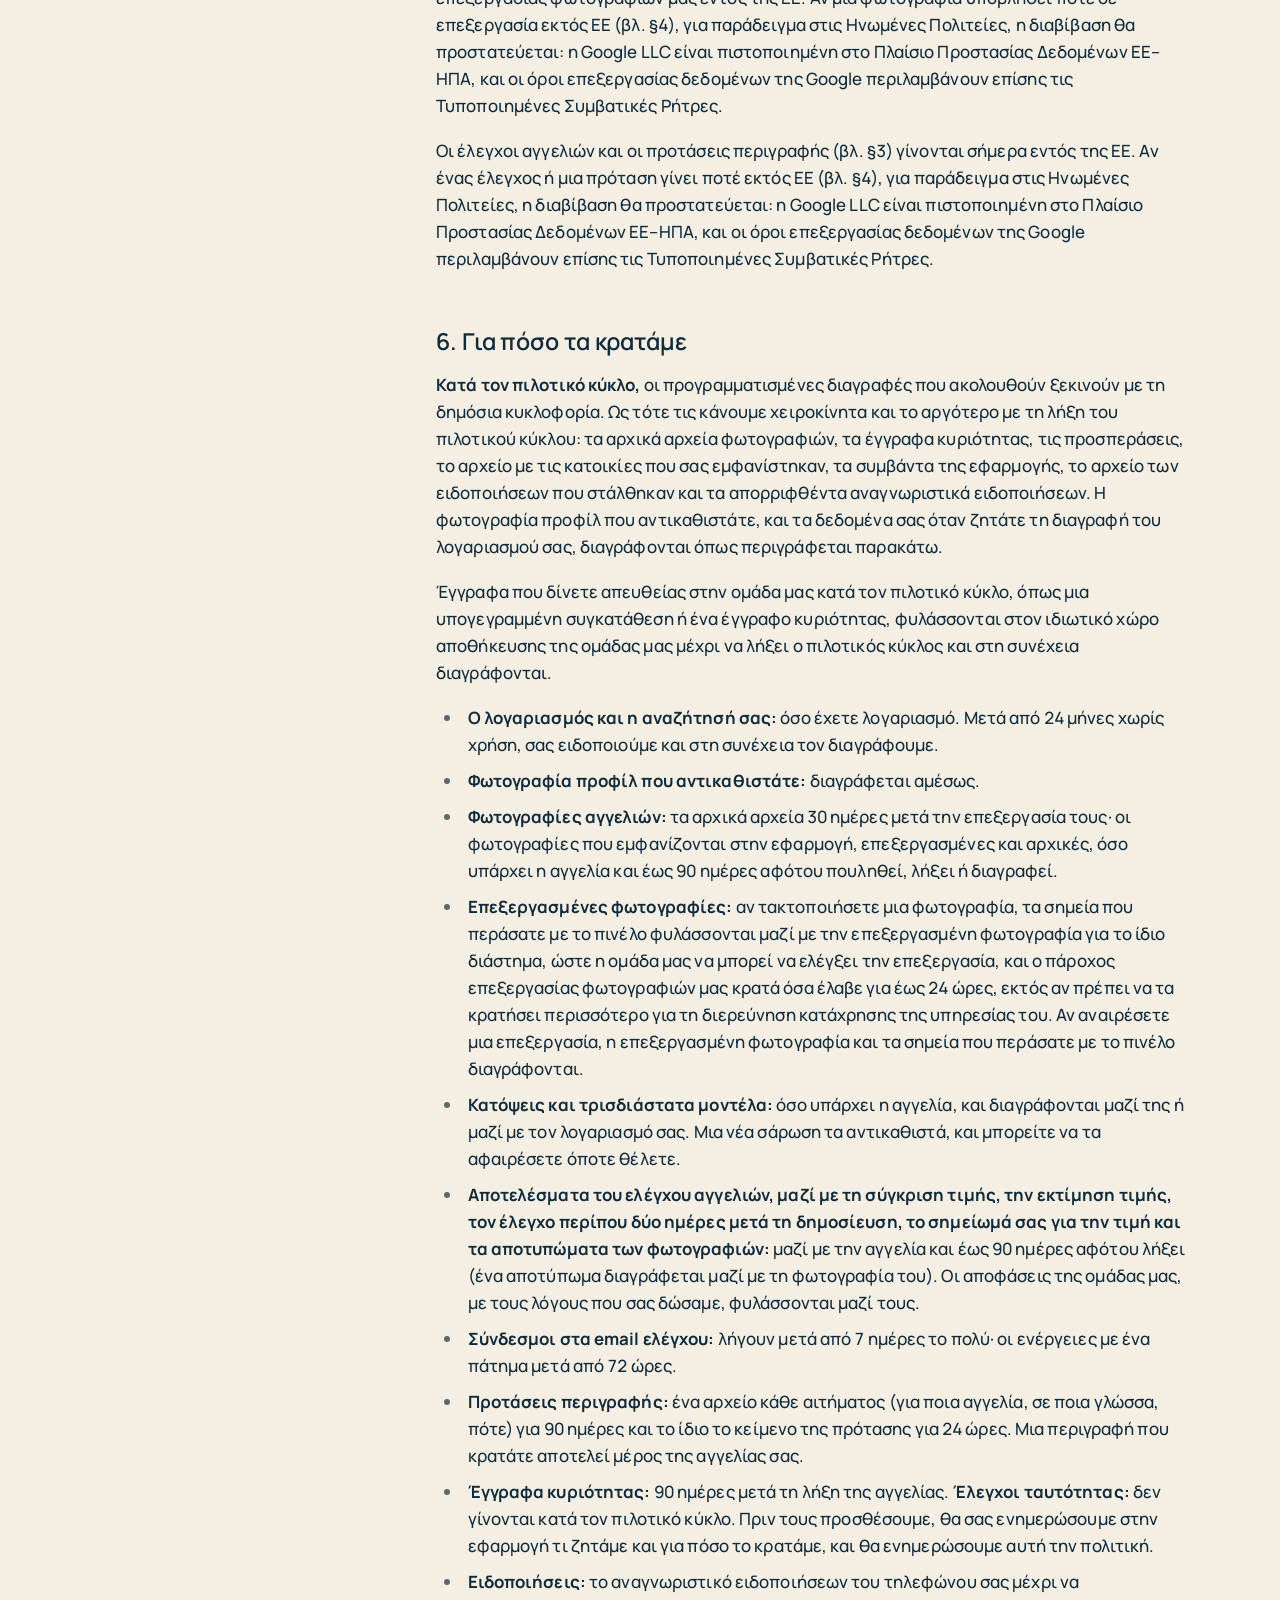
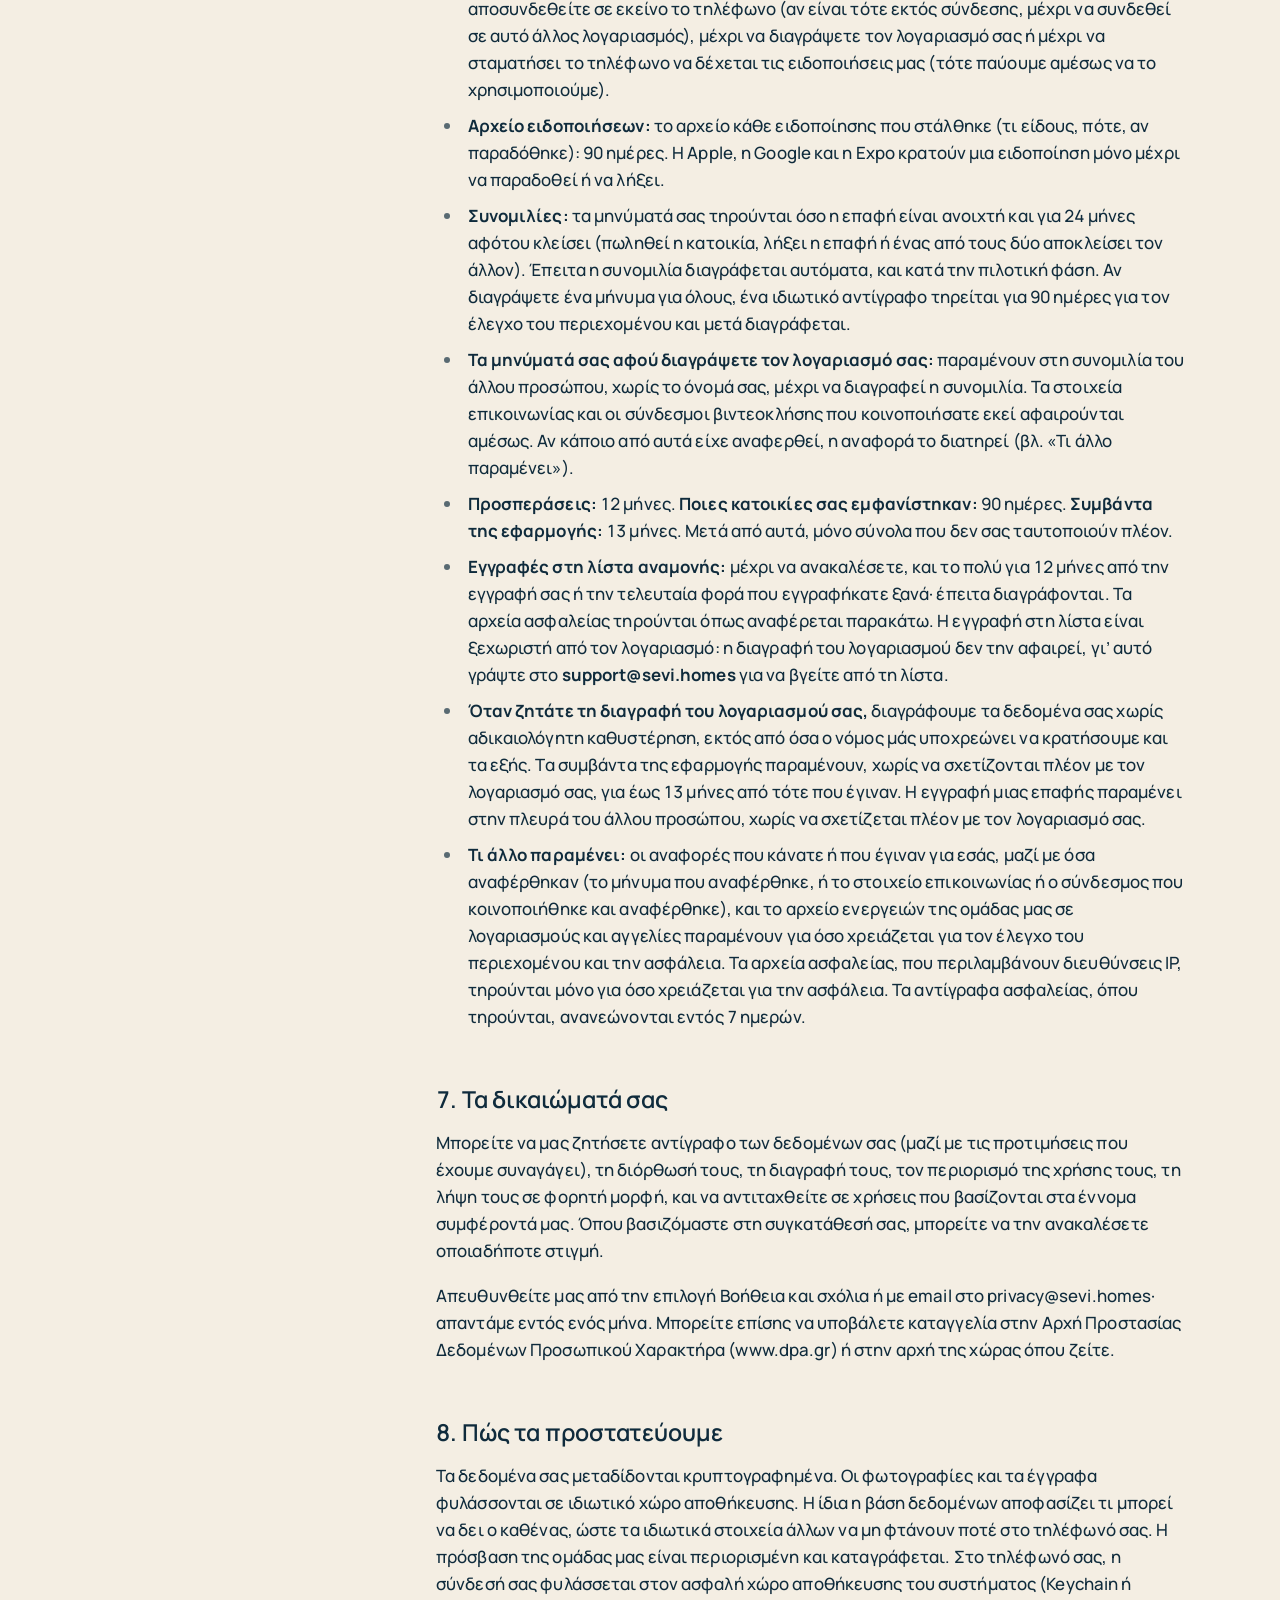
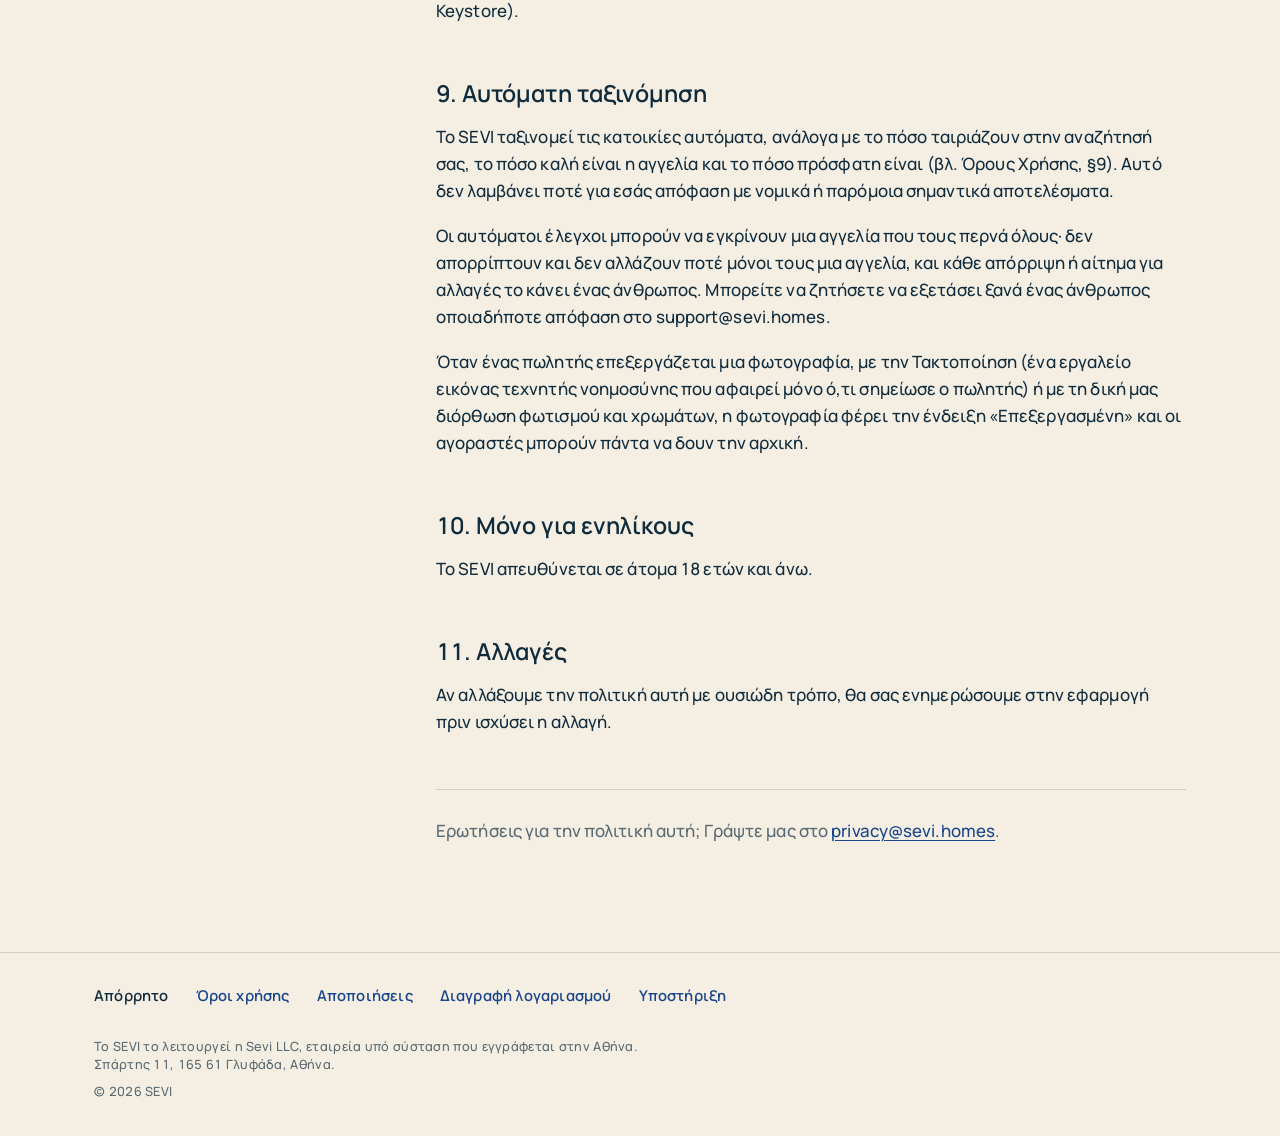
<file: el/privacy/index.html>
<!doctype html>
<html lang="el">
<head>
<meta charset="utf-8">
<meta name="viewport" content="width=device-width, initial-scale=1">
<meta http-equiv="Content-Security-Policy" content="default-src 'none'; style-src 'self'; font-src 'self'; img-src 'self'; base-uri 'none'; form-action 'none'">
<meta name="referrer" content="no-referrer">
<title>Πολιτική Απορρήτου · SEVI</title>
<meta name="description" content="Πώς το SEVI συλλέγει, χρησιμοποιεί και προστατεύει τα προσωπικά σας δεδομένα κατά την ιδιωτική πιλοτική φάση.">
<meta name="color-scheme" content="light">
<meta name="theme-color" content="#F4EEE3">
<link rel="canonical" href="https://sevi.homes/el/privacy/">
<link rel="alternate" hreflang="en" href="https://sevi.homes/privacy/">
<link rel="alternate" hreflang="el" href="https://sevi.homes/el/privacy/">
<link rel="alternate" hreflang="x-default" href="https://sevi.homes/privacy/">
<link rel="icon" href="/favicon.ico" sizes="any">
<link rel="icon" href="/favicon.svg" type="image/svg+xml">
<link rel="apple-touch-icon" href="/apple-touch-icon.png">
<link rel="preload" href="/assets/fonts/Manrope_500Medium.woff" as="font" type="font/woff" crossorigin>
<link rel="stylesheet" href="/assets/site.e57f6a32ed.css">
</head>
<body>
<a class="skip" href="#main">Μετάβαση στο περιεχόμενο</a>
<header class="site-header"><div class="wrap"><a class="brand" href="/el/" aria-label="SEVI, αρχική σελίδα"><svg class="wordmark" viewBox="0 0 205.51 79.40" aria-hidden="true" focusable="false"><g transform="translate(-0.600 74.000)"><path fill="#17448A" d="M27.8 1.4Q18.4 1.4 12.2 -2.8Q6 -7 4.6 -15.5L14.2 -17.8Q15 -13.7 16.9 -11.3Q18.8 -8.9 21.65 -7.9Q24.5 -6.9 27.8 -6.9Q32.7 -6.9 35.35 -8.8Q38 -10.7 38 -13.7Q38 -16.7 35.5 -18.1Q33 -19.5 28.1 -20.4L24.7 -21Q19.7 -21.9 15.6 -23.6Q11.5 -25.3 9.1 -28.3Q6.7 -31.3 6.7 -36Q6.7 -43 11.9 -46.85Q17.1 -50.7 25.7 -50.7Q34 -50.7 39.35 -46.95Q44.7 -43.2 46.3 -36.8L36.7 -34.1Q35.8 -38.6 32.9 -40.45Q30 -42.3 25.7 -42.3Q21.5 -42.3 19.1 -40.75Q16.7 -39.2 16.7 -36.4Q16.7 -33.4 19.05 -32Q21.4 -30.6 25.4 -29.9L28.9 -29.3Q34.2 -28.4 38.6 -26.8Q43 -25.2 45.55 -22.2Q48.1 -19.2 48.1 -14.2Q48.1 -6.8 42.6 -2.7Q37.1 1.4 27.8 1.4ZM81.7 1.4Q74.2 1.4 68.6 -1.75Q63 -4.9 59.85 -10.65Q56.7 -16.4 56.7 -24V-25.2Q56.7 -32.9 59.8 -38.65Q62.9 -44.4 68.45 -47.55Q74 -50.7 81.3 -50.7Q88.4 -50.7 93.75 -47.55Q99.1 -44.4 102.1 -38.8Q105.1 -33.2 105.1 -25.7V-21.8H67.2Q67.4 -15.3 71.55 -11.45Q75.7 -7.6 81.9 -7.6Q87.7 -7.6 90.65 -10.2Q93.6 -12.8 95.2 -16.2L103.7 -11.8Q102.3 -9 99.65 -5.9Q97 -2.8 92.7 -0.7Q88.4 1.4 81.7 1.4ZM67.3 -29.7H94.6Q94.2 -35.3 90.6 -38.45Q87 -41.6 81.2 -41.6Q75.4 -41.6 71.75 -38.45Q68.1 -35.3 67.3 -29.7ZM126.2 0 109.6 -49.3H120.5L133.6 -7.6H135.2L148.3 -49.3H159.2L142.6 0ZM168.2 0V-49.3H178.5V0ZM173.4 -56Q170.4 -56 168.35 -57.95Q166.3 -59.9 166.3 -63Q166.3 -66.1 168.35 -68.05Q170.4 -70 173.4 -70Q176.5 -70 178.5 -68.05Q180.5 -66.1 180.5 -63Q180.5 -59.9 178.5 -57.95Q176.5 -56 173.4 -56Z"/><circle fill="#E8A23C" cx="195.153" cy="-6.553" r="6.953"/></g></svg></a><a class="lang" href="/privacy/" hreflang="en" lang="en">English</a></div></header>
<main id="main" tabindex="-1"><div class="page wrap"><article class="doc" aria-labelledby="doc-title"><div class="doc-intro prose"><p class="overline">ΝΟΜΙΚΑ</p><h1 id="doc-title">Πολιτική Απορρήτου</h1><div class="note" role="note"><p><strong>Σχέδιο για την πιλοτική φάση.</strong> Η πολιτική αυτή αφορά την ιδιωτική πιλοτική λειτουργία του SEVI με προσκεκλημένους δοκιμαστές. Δεν έχει ελεγχθεί ακόμη από δικηγόρο και θα αντικατασταθεί πριν το SEVI ανοίξει στο κοινό.</p></div>
<p class="meta">Ενημέρωση <time datetime="2026-11-10">10 Νοεμβρίου 2026</time> · έκδοση 2026-11-20</p>
<div class="note" role="note"><p><strong>Τι αλλάζει σε αυτή την έκδοση.</strong> Σε σύγκριση με την έκδοση της 8ης Νοεμβρίου 2026: όπου είναι ενεργά τα μηνύματα, μπορείτε να γράφετε σε όσους έρχεστε σε επαφή, και εξηγούμε τι αποθηκεύουμε (§2–4)· το email, το τηλέφωνό σας ή ένας σύνδεσμος βιντεοκλήσης κοινοποιούνται μόνο αν το επιλέξετε (§4)· η ομάδα μας διαβάζει ένα μήνυμα μόνο αν αναφερθεί (§3, §4)· και για πόσο κρατάμε τις συνομιλίες (§6).</p></div></div><nav class="toc" aria-labelledby="toc-title"><p class="overline" id="toc-title">ΠΕΡΙΕΧΟΜΕΝΑ</p><ul><li><a href="#section-1">1. Ποιος είναι υπεύθυνος</a></li><li><a href="#section-2">2. Τι συλλέγουμε</a></li><li><a href="#section-3">3. Γιατί τα χρησιμοποιούμε και με ποια νομική βάση</a></li><li><a href="#part-35">Πώς ελέγχουμε τις αγγελίες</a></li><li><a href="#section-4">4. Ποιος μπορεί να δει τα δεδομένα σας</a></li><li><a href="#section-5">5. Πού φυλάσσονται τα δεδομένα σας</a></li><li><a href="#section-6">6. Για πόσο τα κρατάμε</a></li><li><a href="#section-7">7. Τα δικαιώματά σας</a></li><li><a href="#section-8">8. Πώς τα προστατεύουμε</a></li><li><a href="#section-9">9. Αυτόματη ταξινόμηση</a></li><li><a href="#section-10">10. Μόνο για ενηλίκους</a></li><li><a href="#section-11">11. Αλλαγές</a></li></ul></nav><div class="doc-body prose"><h2 id="section-1">1. Ποιος είναι υπεύθυνος</h2>
<p>Υπεύθυνη επεξεργασίας για τα προσωπικά σας δεδομένα στο SEVI είναι η <strong>Sevi LLC</strong>, εταιρεία υπό σύσταση που εγγράφεται στην Αθήνα. Η ταχυδρομική μας διεύθυνση: Σπάρτης 11, 165 61 Γλυφάδα, Αθήνα. Θα προσθέσουμε εδώ τον αριθμό μητρώου και τον ΑΦΜ της εταιρείας μόλις εγγραφεί. Μπορείτε να επικοινωνήσετε μαζί μας από την επιλογή <strong>Βοήθεια και σχόλια</strong> στο Προφίλ σας ή με email στο <strong>privacy@sevi.homes</strong>.</p>
<h2 id="section-2">2. Τι συλλέγουμε</h2>
<ul><li><strong>Ο λογαριασμός σας:</strong> το όνομα και το επώνυμό σας, η διεύθυνση email ή ο αριθμός του τηλεφώνου σας, ο τρόπος σύνδεσης, μια φωτογραφία σας, η γλώσσα σας και πότε αποδεχτήκατε τα κείμενα αυτά.</li><li><strong>Από την Apple, τη Google, το Facebook ή τη Microsoft,</strong> αν συνδέεστε μέσω αυτών: το όνομά σας, η διεύθυνση email σας και ένα αναγνωριστικό λογαριασμού, όπως το επιτρέπετε. Δεν παίρνουμε ποτέ τη φωτογραφία σας από αυτούς.</li><li><strong>Αν αγοράζετε:</strong> η αναζήτησή σας (περιοχές, προϋπολογισμός, δωμάτια, τύπος κατοικίας και οι επιλογές σας, όπως Golden Visa ή Ευέλικτη αναζήτηση), οι κατοικίες στις οποίες πατάτε «Μου αρέσει» ή «Προσπέραση», οι εκδηλώσεις ενδιαφέροντος και η κάρτα αγοραστή σας (τι αναζητάτε, το χρονοδιάγραμμά σας, μια σύντομη συστατική φράση, οι γλώσσες σας και, αν το επιλέξετε, η χώρα σας).</li><li><strong>Αν πουλάτε:</strong> η αγγελία σας (η διεύθυνση και η ακριβής θέση, που παραμένουν ιδιωτικές, οι φωτογραφίες, τα χαρακτηριστικά, η τιμή, ο αριθμός του Πιστοποιητικού Ενεργειακής Απόδοσης και η περιγραφή) και οι επαληθεύσεις σας (ο αριθμός του τηλεφώνου σας, ένα έγγραφο που δείχνει ότι το ακίνητο σας ανήκει και, όταν προσθέσουμε ελέγχους ταυτότητας μετά τον πιλοτικό κύκλο, το αποτέλεσμα ενός τέτοιου ελέγχου). Αν χρησιμοποιήσετε την <strong>Τακτοποίηση</strong> σε μια φωτογραφία, επίσης τα σημεία που περάσατε με το πινέλο και η επεξεργασμένη φωτογραφία.</li><li><strong>Αν σαρώσετε το σπίτι σας</strong> με iPhone ή iPad που διαθέτει LiDAR: η κάτοψη που αποθηκεύετε (τα δωμάτια, οι τοίχοι, οι πόρτες και τα παράθυρα σε μέτρα, τα κατά προσέγγιση εμβαδά τους και το μοντέλο της συσκευής σάρωσης) και ένα τρισδιάστατο μοντέλο των δωματίων που σαρώσατε.</li><li><strong>Επαφές:</strong> με ποιους είστε σε επαφή και τα email που σας στέλνει η ομάδα μας για μια επαφή: ένα email σύστασης, όπου σας συστήνει η ομάδα μας, ή μια υπενθύμιση, όπου είναι ενεργά τα μηνύματα και κανείς από τους δύο δεν έχει γράψει. Όπου είναι ενεργά τα μηνύματα: τα μηνύματα που στέλνετε, η διεύθυνση email, ο αριθμός τηλεφώνου ή ο σύνδεσμος βιντεοκλήσης που επιλέγετε να κοινοποιήσετε, και πότε διαβάσατε τελευταία φορά μια συνομιλία.</li><li><strong>Χρήση της εφαρμογής:</strong> ποιες κατοικίες σας εμφανίστηκαν και τι κάνατε, συμβάντα της εφαρμογής (όπως ποιες οθόνες ανοίξατε και αν ένα βήμα ολοκληρώθηκε), αναφορές σφαλμάτων από την εφαρμογή, ο τύπος της συσκευής σας και η έκδοση της εφαρμογής, και διευθύνσεις IP στα αρχεία ασφαλείας. Όταν τις προσθέσουμε: αναφορές σφαλμάτων από άλλα εργαλεία.</li><li><strong>Αν ενεργοποιήσετε τις ειδοποιήσεις:</strong> το αναγνωριστικό ειδοποιήσεων του τηλεφώνου σας, τη ζώνη ώρας του τηλεφώνου σας (ώστε να μη στέλνουμε ποτέ τη νύχτα), την έκδοση της εφαρμογής και ποια είδη ειδοποιήσεων απενεργοποιήσατε.</li><li><strong>Αν μπείτε στη λίστα αναμονής στο sevi.homes:</strong> τη διεύθυνση email σας, αν πουλάτε ή ψάχνετε, την περιοχή που επιλέγετε, τη γλώσσα της σελίδας και πότε συμφωνήσατε. Δεν χρειάζεστε λογαριασμό. Η φόρμα δεν αποθηκεύει cookies. Όταν αποστέλλεται, τα αρχεία ασφαλείας του παρόχου φιλοξενίας μας καταγράφουν τη διεύθυνση IP σας.</li><li><strong>Τι δεν συλλέγουμε ποτέ:</strong> την ηλικία σας (μόνο ότι είστε 18 ετών και άνω), την ιθαγένεια ή το εισόδημά σας. Χρησιμοποιούμε τη θέση της συσκευής σας μόνο αν, ως πωλητής, πατήσετε «Βρίσκομαι τώρα στο ακίνητο», και μόνο για την καρφίτσα που επιβεβαιώνετε.</li></ul>
<h2 id="section-3">3. Γιατί τα χρησιμοποιούμε και με ποια νομική βάση</h2>
<ul><li><strong>Για να σας παρέχουμε το SEVI:</strong> τον λογαριασμό σας, κατοικίες που ταιριάζουν στην αναζήτηση που μας δώσατε, τις εκδηλώσεις ενδιαφέροντος, τις επαφές και τις συστάσεις. Βάση: η σύμβασή μας μαζί σας (άρθρο 6 παρ. 1 στοιχ. β΄ ΓΚΠΔ).</li><li><strong>Για να γράφετε σε όσους έρχεστε σε επαφή,</strong> όπου είναι ενεργά τα μηνύματα: αποθηκεύουμε και παραδίδουμε τα μηνύματά σας, δείχνουμε στον άλλον πότε διαβάσατε τα δικά του και τον ενημερώνουμε ότι τον περιμένει νέο μήνυμα. Νομική βάση: η σύμβασή μας μαζί σας (άρθρο 6 παρ. 1 στοιχ. β΄).</li><li><strong>Υπενθυμίσεις ασφάλειας στα μηνύματα:</strong> αν αυτό που γράφετε μοιάζει να περιέχει αριθμό τηλεφώνου, διεύθυνση email ή σύνδεσμο, η εφαρμογή δείχνει μια σύντομη υπενθύμιση. Αυτό γίνεται στο τηλέφωνό σας. Τίποτα σχετικό δεν αποστέλλεται σε εμάς ούτε αποθηκεύεται.</li><li><strong>Για τον χειρισμό των αναφορών:</strong> όταν κάποιος αναφέρει ένα μήνυμα, η ομάδα μας διαβάζει αυτό το μήνυμα και την αναφορά, για να αποφασίσει τι θα κάνει. Νομική βάση: το έννομο συμφέρον μας να παραμένει το SEVI ασφαλές και οι νομικές μας υποχρεώσεις (άρθρο 6 παρ. 1 στοιχ. στ΄ και γ΄).</li><li><strong>Για να τακτοποιήσουμε μια φωτογραφία, όταν μας το ζητάτε:</strong> όταν χρησιμοποιείτε την Τακτοποίηση, στέλνουμε μόνο τη συγκεκριμένη φωτογραφία και τα σημεία που περάσατε με το πινέλο στον πάροχο επεξεργασίας φωτογραφιών μας, ο οποίος αφαιρεί ό,τι σημειώσατε, και κρατάμε την επεξεργασμένη φωτογραφία στην αγγελία σας, δίπλα στην αρχική. Εσείς αποφασίζετε για κάθε φωτογραφία και μπορείτε πάντα να κρατήσετε την αρχική. Βάση: η σύμβασή μας μαζί σας (άρθρο 6 παρ. 1 στοιχ. β΄ ΓΚΠΔ).</li><li><strong>Για να διορθώσουμε φωτισμό και χρώματα, όταν μας το ζητάτε:</strong> τη διόρθωση του φωτισμού, της αντίθεσης και των χρωμάτων την κάνουμε εμείς, στους διακομιστές στη Φρανκφούρτη όπου φυλάσσεται η αγγελία σας, χωρίς να στέλνουμε τη φωτογραφία σε άλλον πάροχο. Βάση: η σύμβασή μας μαζί σας (άρθρο 6 παρ. 1 στοιχ. β΄ ΓΚΠΔ).</li><li><strong>Για να φτιάξουμε κάτοψη όταν σαρώνετε το σπίτι σας:</strong> η σάρωση γίνεται στο τηλέφωνό σας και τίποτα δεν φεύγει από αυτό μέχρι να πατήσετε Αποθήκευση. Τότε φυλάσσουμε την κάτοψη και το τρισδιάστατο μοντέλο μαζί με την αγγελία σας, στους διακομιστές μας στη Φρανκφούρτη, και δείχνουμε την κάτοψη στους αγοραστές. Τα εμβαδά είναι κατά προσέγγιση, όχι πιστοποιημένη μέτρηση, και το δηλωμένο εμβαδόν αλλάζει μόνο αν το αλλάξετε εσείς. Βάση: η σύμβασή μας μαζί σας (άρθρο 6 παρ. 1 στοιχ. β΄ ΓΚΠΔ).</li><li><strong>Για να ελέγχουμε ότι οι αγγελίες τηρούν τους κανόνες μας:</strong> αυτόματοι έλεγχοι, σύγκριση τιμής και αποτυπώματα φωτογραφιών, όπως περιγράφονται παρακάτω, στο «Πώς ελέγχουμε τις αγγελίες». Βάση: το έννομο συμφέρον μας να είναι οι αγγελίες ακριβείς και νόμιμες, και η σύμβασή μας μαζί σας (άρθρο 6 παρ. 1 στοιχ. στ΄ και β΄ ΓΚΠΔ).</li><li><strong>Για να μπορεί η ομάδα μας να χειρίζεται αγγελίες μέσω email:</strong> στέλνουμε με email στην ομάδα ελέγχου τα δημόσια στοιχεία μιας αγγελίας και συνδέσμους στις φωτογραφίες της (που ισχύουν έως 7 ημέρες), ποτέ τη διεύθυνση, το όνομα ή τα στοιχεία επικοινωνίας σας: μια φωτογραφία που ο έλεγχός μας επισημαίνει ότι δείχνει ανθρώπους ή ιδιωτικά στοιχεία, και μια περιγραφή με στοιχεία επικοινωνίας ή συνδέσμους, δεν περιλαμβάνονται στο email. Βάση: έννομο συμφέρον (άρθρο 6 παρ. 1 στοιχ. στ΄ ΓΚΠΔ).</li><li><strong>Για να σας βοηθήσουμε να γράψετε την περιγραφή σας (μόνο όταν το ζητήσετε):</strong> όταν πατάτε «Πρόταση με τεχνητή νοημοσύνη», στέλνουμε τα δημόσια στοιχεία της αγγελίας σας, που αναφέρονται στο επόμενο σημείο, στην τεχνητή νοημοσύνη Gemini της Google, η οποία συντάσσει ένα προσχέδιο περιγραφής για να το ελέγξετε και να το διορθώσετε. Βάση: η σύμβασή μας μαζί σας (άρθρο 6 παρ. 1 στοιχ. β΄ ΓΚΠΔ).</li><li><strong>Τι χρησιμοποιεί μια πρόταση περιγραφής:</strong> τον τύπο της αγγελίας σας· την περιοχή και την περιφέρεια· το εμβαδόν κατοικίας και οικοπέδου· τα υπνοδωμάτια και τα μπάνια· τον όροφο και τον αριθμό ορόφων· το έτος κατασκευής και ανακαίνισης· την κατάσταση· τη θέρμανση· τη στάθμευση· τα χαρακτηριστικά· αν κατοικείται· και την ενεργειακή κατηγορία. Ποτέ τη διεύθυνση, την ακριβή θέση, την τιμή, το όνομα, τα στοιχεία επικοινωνίας, τα έγγραφα ή τις φωτογραφίες σας.</li><li><strong>Για να βελτιώνουμε το SEVI και να το προστατεύουμε:</strong> για να μαθαίνουμε ποιες κατοικίες να δείχνουμε πρώτες από όσα σας αρέσουν ή προσπερνάτε, να ελέγχουμε την ποιότητα των αγγελιών, να αποτρέπουμε απάτες και ανεπιθύμητα μηνύματα, να διατηρούμε το SEVI ασφαλές και να μετράμε πώς χρησιμοποιείται (δικά μας στατιστικά). Βάση: τα έννομα συμφέροντά μας (άρθρο 6 παρ. 1 στοιχ. στ΄). Μπορείτε να αντιταχθείτε· όταν είναι διαθέσιμη, η επιλογή «Μόνο τα φίλτρα μου» σταματά τη μάθηση από τις επιλογές σας.</li><li><strong>Για να σας στέλνουμε ειδοποιήσεις, μόνο αν τις ενεργοποιήσετε:</strong> νέα για την αγγελία σας, ενδιαφέρον για το σπίτι σας, επαφές, νέα μηνύματα και νέα σπίτια για την αναζήτησή σας. Νομική βάση: η σύμβασή μας μαζί σας (άρθρο 6 παρ. 1 στοιχ. β΄). Μπορείτε να απενεργοποιήσετε κάθε είδος στο Προφίλ → Ειδοποιήσεις ή όλες από τις ρυθμίσεις του τηλεφώνου σας.</li><li><strong>Για να σας ενημερώσουμε όταν η beta ανοίξει για εσάς</strong> (λίστα αναμονής): με τη συγκατάθεσή σας (άρθρο 6 παρ. 1 στοιχ. α΄ ΓΚΠΔ). Χρησιμοποιούμε τη διεύθυνση μόνο γι’ αυτό, και την περιοχή που επιλέγετε για να σχεδιάσουμε πού θα ανοίξει η beta στη συνέχεια. Μπορείτε να ανακαλέσετε τη συγκατάθεσή σας όποτε θέλετε, γράφοντας στο <strong>support@sevi.homes</strong>· η ανάκληση δεν θίγει όσα έγιναν πριν από αυτήν.</li><li><strong>Μόνο με τη συγκατάθεσή σας</strong> (άρθρο 6 παρ. 1 στοιχ. α΄), την οποία μπορείτε να ανακαλέσετε οποιαδήποτε στιγμή: διαφημιστικά μηνύματα, προβολή των φωτογραφιών της αγγελίας σας στα μέσα κοινωνικής δικτύωσης και εργαλεία στατιστικών άλλων εταιρειών. Κατά την πιλοτική φάση δεν κάνουμε τίποτα από αυτά.</li><li><strong>Έλεγχοι ταυτότητας με selfie,</strong> αν τους χρησιμοποιήσουμε: μόνο με τη ρητή συγκατάθεσή σας (άρθρο 9 παρ. 2 στοιχ. α΄).</li><li><strong>Όταν το απαιτεί ο νόμος,</strong> για παράδειγμα για να απαντήσουμε σε νόμιμο αίτημα αρχής (άρθρο 6 παρ. 1 στοιχ. γ΄).</li></ul>
<h2 id="part-35">Πώς ελέγχουμε τις αγγελίες</h2>
<ul><li><strong>Ο αυτόματος έλεγχος.</strong> Όταν υποβάλλετε μια αγγελία, η τεχνητή νοημοσύνη Gemini της Google εξετάζει τις φωτογραφίες και τα δημόσια στοιχεία της για όσα δεν επιτρέπουν οι κανόνες μας, όπως ανθρώπους ή αριθμούς σπιτιών στις φωτογραφίες, παραπλανητικές επεξεργασίες ή στοιχεία επικοινωνίας στο κείμενο. Ελέγχει επίσης ότι οι φωτογραφίες ταιριάζουν σε αγγελία κατοικίας και με τα στοιχεία που δώσατε.</li><li><strong>Τι διαβάζει.</strong> Τα δημόσια στοιχεία είναι: τύπος· περιφέρεια, περιοχή και δήμος· τιμή και αν δέχεστε προσφορές· εμβαδόν κατοικίας και οικοπέδου· υπνοδωμάτια και μπάνια· όροφος και αριθμός ορόφων· έτος κατασκευής και ανακαίνισης· κατάσταση· θέρμανση· στάθμευση· χαρακτηριστικά· αν κατοικείται· ενεργειακή κατηγορία· επιλεξιμότητα για Golden Visa· τίτλος (για αγγελίες που δημιουργήθηκαν πριν από τον Νοέμβριο του 2026) και περιγραφή, με τη γλώσσα της.</li><li><strong>Τι δεν λαμβάνει ποτέ:</strong> τη διεύθυνση, την ακριβή θέση, το όνομα, το email, τον αριθμό τηλεφώνου ή τα έγγραφά σας, εκτός αν τα γράψατε εσείς στον τίτλο ή στην περιγραφή, κάτι που δεν επιτρέπουν οι κανόνες μας, ή αν φαίνονται σε κάποια φωτογραφία, που είναι ακριβώς αυτό που αναζητά ο έλεγχος.</li><li><strong>Η σύγκριση τιμής.</strong> Στους δικούς μας διακομιστές, συγκρίνουμε την τιμή ανά τ.μ. με τιμές αναφοράς για την περιοχή (όπως οι επίσημες αντικειμενικές αξίες ή δημοσιευμένοι δείκτες τιμών της αγοράς ή, μέχρι να επαληθεύσουμε αυτές, δικές μας εκτιμήσεις) και με ένα εθνικό εύρος τιμών.</li><li><strong>Στο βήμα της τιμής.</strong> Όταν εισάγετε την τιμή, η εφαρμογή σάς δείχνει πώς συγκρίνεται. Αν απέχει πολύ από τις τιμές με τις οποίες διατίθενται παρόμοια ακίνητα, μπορείτε να την υποβάλετε μόνο αφού την αλλάξετε ή προσθέσετε ένα σύντομο σημείωμα που εξηγεί τον λόγο, και η ομάδα μας διαβάζει το σημείωμα πριν δημοσιευτεί η αγγελία.</li><li><strong>Η εκτίμησή μας.</strong> Ο αυτόματος έλεγχος δίνει επίσης στην ομάδα μας τη δική του εκτίμηση της συνηθισμένης τιμής ανά τ.μ. για ένα ακίνητο σαν το δικό σας, από τα παραπάνω δημόσια στοιχεία. Μπορεί να σας δείξουμε ένα εύρος με βάση αυτήν, πάντα με την ένδειξη ότι είναι δική μας εκτίμηση· δεν αποφασίζει ποτέ τίποτα από μόνη της.</li><li><strong>Συμβουλή για την τιμή.</strong> Περίπου δύο ημέρες αφότου δημοσιευτεί η αγγελία σας, συγκρίνουμε την τιμή ανά τ.μ. με παρόμοιες αγγελίες του SEVI στην περιοχή και με τις επαληθευμένες τιμές αναφοράς (και μόνο αν συμφωνούν και οι άλλοι έλεγχοί μας). Αν είναι πάνω ή κάτω από το εύρος που σας δείχνουμε, σας το λέμε μία φορά, στην εφαρμογή και με email, ως συμβουλή· η αγγελία σας παραμένει δημοσιευμένη.</li><li><strong>Αποτυπώματα φωτογραφιών.</strong> Για να εντοπίζουμε αντιγραμμένες αγγελίες, υπολογίζουμε ένα αποτύπωμα κάθε φωτογραφίας που ανεβάζετε (έναν σύντομο κωδικό που προκύπτει από την εικόνα, ο οποίος μένει στο SEVI και δεν φεύγει ποτέ από την ΕΕ) και το συγκρίνουμε με τις φωτογραφίες σε αγγελίες άλλων πωλητών.</li><li><strong>Ποιος αποφασίζει.</strong> Αν περάσει όλους τους ελέγχους, η αγγελία σας μπορεί να δημοσιευτεί αυτόματα· διαφορετικά την εξετάζει ένα μέλος της ομάδας μας. Κάθε απόρριψη ή αίτημα για αλλαγές το κάνει ένας άνθρωπος.</li></ul>
<h2 id="section-4">4. Ποιος μπορεί να δει τα δεδομένα σας</h2>
<ul><li><strong>Άλλοι χρήστες, πριν έρθετε σε επαφή:</strong> ο πωλητής βλέπει το μικρό όνομα του αγοραστή, το εύρος του προϋπολογισμού του, τις περιοχές που τον ενδιαφέρουν και την κάρτα αγοραστή του, ποτέ τη φωτογραφία, το επώνυμο, τις γλώσσες που μιλάει, το πού μένει, τη διεύθυνση email ή τον αριθμό τηλεφώνου του. Οι αγοραστές βλέπουν το μικρό όνομα, το αρχικό του επωνύμου και τη φωτογραφία του πωλητή δίπλα στην αγγελία, και μια κατά προσέγγιση θέση, ποτέ την ακριβή διεύθυνση.</li><li><strong>Αφού έρθετε σε επαφή:</strong> βλέπετε και οι δύο το ονοματεπώνυμο και τη φωτογραφία του άλλου, και ο πωλητής βλέπει επίσης τις γλώσσες που μιλάει ο αγοραστής και πού μένει, αν ο αγοραστής τα έχει δηλώσει. Η ακριβής διεύθυνση της κατοικίας δεν εμφανίζεται στην εφαρμογή.</li><li><strong>Μηνύματα,</strong> όπου είναι ενεργά: τη συνομιλία σας μπορείτε να τη διαβάσετε μόνο εσείς και το πρόσωπο με το οποίο είστε σε επαφή. Η διεύθυνση email, ο αριθμός τηλεφώνου σας ή ένας σύνδεσμος βιντεοκλήσης φτάνουν στον άλλον μόνο αν επιλέξετε να τα κοινοποιήσετε, και ό,τι κοινοποιήσετε δεν ανακαλείται. Η ομάδα μας διαβάζει ένα μήνυμα μόνο όταν αναφερθεί ή όταν το επιβάλλει ο νόμος.</li><li><strong>Συστάσεις με email:</strong> αν ήρθατε σε επαφή όσο τα μηνύματα δεν ήταν ενεργά, η ομάδα του SEVI σας συστήνει με email, οπότε μοιράζεστε μεταξύ σας τις διευθύνσεις email σας. Αν ήρθατε σε επαφή όσο ήταν ενεργά, δεν το κάνουμε: η διεύθυνση email σας φτάνει στον άλλον μόνο αν την κοινοποιήσετε εσείς.</li><li><strong>Υπενθυμίσεις με email:</strong> όπου είναι ενεργά τα μηνύματα και κανείς από τους δύο δεν έχει γράψει λίγες ημέρες αφότου ήρθατε σε επαφή, η ομάδα μας μπορεί να στείλει στον καθένα σας ξεχωριστό email για να σας το υπενθυμίσει. Χρησιμοποιούμε γι’ αυτό τη διεύθυνση email του λογαριασμού σας. Δεν εμφανίζεται ούτε αποστέλλεται στον άλλον.</li><li><strong>Οι πάροχοι υπηρεσιών μας,</strong> που επεξεργάζονται δεδομένα μόνο κατ&#39; εντολή μας και βάσει συμβάσεων επεξεργασίας δεδομένων: η Supabase (η βάση δεδομένων, η σύνδεση, η αποθήκευση αρχείων και οι λειτουργίες διακομιστή μας, στην Amazon Web Services στη Φρανκφούρτη της Γερμανίας), η Amazon Web Services (αποστολή email, από τη Φρανκφούρτη), η Twilio (αποστολή κωδικών SMS) και η Expo (παράδοση ενημερώσεων της εφαρμογής και ειδοποιήσεων). Αργότερα, ενδεχομένως: εργαλεία σφαλμάτων και στατιστικών με φιλοξενία στην ΕΕ και ένας πάροχος ελέγχου ταυτότητας.</li><li><strong>Ειδοποιήσεις, μόνο αν τις ενεργοποιήσετε:</strong> η υπηρεσία ειδοποιήσεων της Expo παραδίδει κάθε ειδοποίηση στην Apple Push Notification service (iPhone) ή στο Google Firebase Cloud Messaging (Android), που τη φέρνουν στο τηλέφωνό σας. Λαμβάνουν το αναγνωριστικό ειδοποιήσεων του τηλεφώνου σας, τον τίτλο και το κείμενό της (το πολύ την περιοχή μιας κατοικίας· ποτέ διεύθυνση, τιμή, μήνυμα, όνομα ή στοιχεία επικοινωνίας) και εσωτερικούς κωδικούς για την οθόνη που ανοίγει. Τα χρησιμοποιούν μόνο για την παράδοση, ως εκτελούντες την επεξεργασία για εμάς.</li><li><strong>Χάρτες:</strong> οι Apple Maps (iPhone) ή οι Google Maps (Android) εμφανίζουν τον χάρτη όταν τοποθετείτε την καρφίτσα της κατοικίας σας. Λαμβάνουν την περιοχή του χάρτη που εμφανίζεται και τη διεύθυνση IP σας, ποτέ τη διεύθυνση που πληκτρολογήσατε.</li><li><strong>Κατόψεις:</strong> οι αγοραστές βλέπουν την κάτοψη μιας δημοσιευμένης αγγελίας (τα δωμάτια, τους τοίχους, τις πόρτες, τα παράθυρα και τα κατά προσέγγιση εμβαδά), ποτέ τη διεύθυνση, τη θέση ή το τρισδιάστατο μοντέλο· η κάτοψη σχεδιάζεται στα μέτρα της ίδιας της σάρωσης, όχι πάνω σε χάρτη. Η ομάδα μας βλέπει την κάτοψη, το τρισδιάστατο μοντέλο και το μοντέλο της συσκευής σάρωσης, για να τα ελέγξει. Καμία άλλη εταιρεία δεν τα λαμβάνει: τα φυλάσσει η Supabase, όπως παραπάνω.</li><li><strong>Ο πάροχος επεξεργασίας φωτογραφιών μας, η Google Cloud</strong> (Vertex AI, μοντέλα εικόνας Gemini), μόνο για φωτογραφία που επιλέγετε να τακτοποιήσετε: λαμβάνει τη φωτογραφία αυτή και τα σημεία που περάσατε με το πινέλο, και τίποτε άλλο για εσάς ή την αγγελία σας.</li><li><strong>Ο πάροχος ελέγχου αγγελιών και σύνταξης περιγραφών μας, η Google Cloud</strong> (Vertex AI, μοντέλα Gemini): για τον έλεγχο λαμβάνει τις φωτογραφίες και τα δημόσια στοιχεία της αγγελίας σας (και επιστρέφει τα ευρήματά του και μια εκτίμηση τιμής) και για μια πρόταση περιγραφής μόνο τα δημόσια στοιχεία της ενότητας 3.</li><li><strong>Και στις δύο περιπτώσεις, η Google Cloud</strong> ενεργεί μόνο κατ&#39; εντολή μας, βάσει σύμβασης επεξεργασίας δεδομένων, και δεν επιτρέπεται να χρησιμοποιεί όσα λαμβάνει για την εκπαίδευση των μοντέλων της. Τα επεξεργάζεται εντός της ΕΕ και τα κρατά για έως 24 ώρες, εκτός αν πρέπει να τα κρατήσει περισσότερο για τη διερεύνηση κατάχρησης της υπηρεσίας της. Αν χρησιμοποιήσουμε ποτέ μοντέλο ή πάροχο που προσφέρεται μόνο εκτός ΕΕ, θα ενημερώσουμε την παρούσα πολιτική και θα το αναφέρουμε πριν από τη χρήση του.</li><li><strong>Η Apple, η Google, το Facebook και η Microsoft,</strong> όταν συνδέεστε μέσω αυτών, καθώς και τα καταστήματα εφαρμογών: ενεργούν σύμφωνα με τις δικές τους πολιτικές απορρήτου.</li><li><strong>Εγγραφές στη λίστα αναμονής:</strong> τις βλέπει μόνο η ομάδα μας. Αποθηκεύονται από τη Supabase και, όταν σας γράφουμε, το email αποστέλλεται μέσω της Amazon Web Services, όπως παραπάνω. Καμία άλλη εταιρεία δεν τις λαμβάνει.</li><li><strong>Οι αρχές,</strong> όταν το απαιτεί ο νόμος.</li><li><strong>Δεν πουλάμε τα δεδομένα σας και δεν προβάλλουμε διαφημίσεις.</strong></li></ul>
<h2 id="section-5">5. Πού φυλάσσονται τα δεδομένα σας</h2>
<p>Τα δεδομένα σας αποθηκεύονται στην ΕΕ, στη Φρανκφούρτη της Γερμανίας. Ορισμένοι πάροχοί μας είναι εγκατεστημένοι στις Ηνωμένες Πολιτείες. Όπου ενδέχεται να έχουν πρόσβαση σε δεδομένα εκτός του Ευρωπαϊκού Οικονομικού Χώρου, βασιζόμαστε στο Πλαίσιο Προστασίας Δεδομένων ΕΕ–ΗΠΑ, αν ο πάροχος είναι πιστοποιημένος, ή στις Τυποποιημένες Συμβατικές Ρήτρες της Ευρωπαϊκής Επιτροπής.</p>
<p>Οι φωτογραφίες που τακτοποιείτε υποβάλλονται σήμερα σε επεξεργασία από τον πάροχο επεξεργασίας φωτογραφιών μας εντός της ΕΕ. Αν μια φωτογραφία υποβληθεί ποτέ σε επεξεργασία εκτός ΕΕ (βλ. §4), για παράδειγμα στις Ηνωμένες Πολιτείες, η διαβίβαση θα προστατεύεται: η Google LLC είναι πιστοποιημένη στο Πλαίσιο Προστασίας Δεδομένων ΕΕ–ΗΠΑ, και οι όροι επεξεργασίας δεδομένων της Google περιλαμβάνουν επίσης τις Τυποποιημένες Συμβατικές Ρήτρες.</p>
<p>Οι έλεγχοι αγγελιών και οι προτάσεις περιγραφής (βλ. §3) γίνονται σήμερα εντός της ΕΕ. Αν ένας έλεγχος ή μια πρόταση γίνει ποτέ εκτός ΕΕ (βλ. §4), για παράδειγμα στις Ηνωμένες Πολιτείες, η διαβίβαση θα προστατεύεται: η Google LLC είναι πιστοποιημένη στο Πλαίσιο Προστασίας Δεδομένων ΕΕ–ΗΠΑ, και οι όροι επεξεργασίας δεδομένων της Google περιλαμβάνουν επίσης τις Τυποποιημένες Συμβατικές Ρήτρες.</p>
<h2 id="section-6">6. Για πόσο τα κρατάμε</h2>
<p><strong>Κατά τον πιλοτικό κύκλο,</strong> οι προγραμματισμένες διαγραφές που ακολουθούν ξεκινούν με τη δημόσια κυκλοφορία. Ως τότε τις κάνουμε χειροκίνητα και το αργότερο με τη λήξη του πιλοτικού κύκλου: τα αρχικά αρχεία φωτογραφιών, τα έγγραφα κυριότητας, τις προσπεράσεις, το αρχείο με τις κατοικίες που σας εμφανίστηκαν, τα συμβάντα της εφαρμογής, το αρχείο των ειδοποιήσεων που στάλθηκαν και τα απορριφθέντα αναγνωριστικά ειδοποιήσεων. Η φωτογραφία προφίλ που αντικαθιστάτε, και τα δεδομένα σας όταν ζητάτε τη διαγραφή του λογαριασμού σας, διαγράφονται όπως περιγράφεται παρακάτω.</p>
<p>Έγγραφα που δίνετε απευθείας στην ομάδα μας κατά τον πιλοτικό κύκλο, όπως μια υπογεγραμμένη συγκατάθεση ή ένα έγγραφο κυριότητας, φυλάσσονται στον ιδιωτικό χώρο αποθήκευσης της ομάδας μας μέχρι να λήξει ο πιλοτικός κύκλος και στη συνέχεια διαγράφονται.</p>
<ul><li><strong>Ο λογαριασμός και η αναζήτησή σας:</strong> όσο έχετε λογαριασμό. Μετά από 24 μήνες χωρίς χρήση, σας ειδοποιούμε και στη συνέχεια τον διαγράφουμε.</li><li><strong>Φωτογραφία προφίλ που αντικαθιστάτε:</strong> διαγράφεται αμέσως.</li><li><strong>Φωτογραφίες αγγελιών:</strong> τα αρχικά αρχεία 30 ημέρες μετά την επεξεργασία τους· οι φωτογραφίες που εμφανίζονται στην εφαρμογή, επεξεργασμένες και αρχικές, όσο υπάρχει η αγγελία και έως 90 ημέρες αφότου πουληθεί, λήξει ή διαγραφεί.</li><li><strong>Επεξεργασμένες φωτογραφίες:</strong> αν τακτοποιήσετε μια φωτογραφία, τα σημεία που περάσατε με το πινέλο φυλάσσονται μαζί με την επεξεργασμένη φωτογραφία για το ίδιο διάστημα, ώστε η ομάδα μας να μπορεί να ελέγξει την επεξεργασία, και ο πάροχος επεξεργασίας φωτογραφιών μας κρατά όσα έλαβε για έως 24 ώρες, εκτός αν πρέπει να τα κρατήσει περισσότερο για τη διερεύνηση κατάχρησης της υπηρεσίας του. Αν αναιρέσετε μια επεξεργασία, η επεξεργασμένη φωτογραφία και τα σημεία που περάσατε με το πινέλο διαγράφονται.</li><li><strong>Κατόψεις και τρισδιάστατα μοντέλα:</strong> όσο υπάρχει η αγγελία, και διαγράφονται μαζί της ή μαζί με τον λογαριασμό σας. Μια νέα σάρωση τα αντικαθιστά, και μπορείτε να τα αφαιρέσετε όποτε θέλετε.</li><li><strong>Αποτελέσματα του ελέγχου αγγελιών, μαζί με τη σύγκριση τιμής, την εκτίμηση τιμής, τον έλεγχο περίπου δύο ημέρες μετά τη δημοσίευση, το σημείωμά σας για την τιμή και τα αποτυπώματα των φωτογραφιών:</strong> μαζί με την αγγελία και έως 90 ημέρες αφότου λήξει (ένα αποτύπωμα διαγράφεται μαζί με τη φωτογραφία του). Οι αποφάσεις της ομάδας μας, με τους λόγους που σας δώσαμε, φυλάσσονται μαζί τους.</li><li><strong>Σύνδεσμοι στα email ελέγχου:</strong> λήγουν μετά από 7 ημέρες το πολύ· οι ενέργειες με ένα πάτημα μετά από 72 ώρες.</li><li><strong>Προτάσεις περιγραφής:</strong> ένα αρχείο κάθε αιτήματος (για ποια αγγελία, σε ποια γλώσσα, πότε) για 90 ημέρες και το ίδιο το κείμενο της πρότασης για 24 ώρες. Μια περιγραφή που κρατάτε αποτελεί μέρος της αγγελίας σας.</li><li><strong>Έγγραφα κυριότητας:</strong> 90 ημέρες μετά τη λήξη της αγγελίας. <strong>Έλεγχοι ταυτότητας:</strong> δεν γίνονται κατά τον πιλοτικό κύκλο. Πριν τους προσθέσουμε, θα σας ενημερώσουμε στην εφαρμογή τι ζητάμε και για πόσο το κρατάμε, και θα ενημερώσουμε αυτή την πολιτική.</li><li><strong>Ειδοποιήσεις:</strong> το αναγνωριστικό ειδοποιήσεων του τηλεφώνου σας μέχρι να αποσυνδεθείτε σε εκείνο το τηλέφωνο (αν είναι τότε εκτός σύνδεσης, μέχρι να συνδεθεί σε αυτό άλλος λογαριασμός), μέχρι να διαγράψετε τον λογαριασμό σας ή μέχρι να σταματήσει το τηλέφωνο να δέχεται τις ειδοποιήσεις μας (τότε παύουμε αμέσως να το χρησιμοποιούμε).</li><li><strong>Αρχείο ειδοποιήσεων:</strong> το αρχείο κάθε ειδοποίησης που στάλθηκε (τι είδους, πότε, αν παραδόθηκε): 90 ημέρες. Η Apple, η Google και η Expo κρατούν μια ειδοποίηση μόνο μέχρι να παραδοθεί ή να λήξει.</li><li><strong>Συνομιλίες:</strong> τα μηνύματά σας τηρούνται όσο η επαφή είναι ανοιχτή και για 24 μήνες αφότου κλείσει (πωληθεί η κατοικία, λήξει η επαφή ή ένας από τους δύο αποκλείσει τον άλλον). Έπειτα η συνομιλία διαγράφεται αυτόματα, και κατά την πιλοτική φάση. Αν διαγράψετε ένα μήνυμα για όλους, ένα ιδιωτικό αντίγραφο τηρείται για 90 ημέρες για τον έλεγχο του περιεχομένου και μετά διαγράφεται.</li><li><strong>Τα μηνύματά σας αφού διαγράψετε τον λογαριασμό σας:</strong> παραμένουν στη συνομιλία του άλλου προσώπου, χωρίς το όνομά σας, μέχρι να διαγραφεί η συνομιλία. Τα στοιχεία επικοινωνίας και οι σύνδεσμοι βιντεοκλήσης που κοινοποιήσατε εκεί αφαιρούνται αμέσως. Αν κάποιο από αυτά είχε αναφερθεί, η αναφορά το διατηρεί (βλ. «Τι άλλο παραμένει»).</li><li><strong>Προσπεράσεις:</strong> 12 μήνες. <strong>Ποιες κατοικίες σας εμφανίστηκαν:</strong> 90 ημέρες. <strong>Συμβάντα της εφαρμογής:</strong> 13 μήνες. Μετά από αυτά, μόνο σύνολα που δεν σας ταυτοποιούν πλέον.</li><li><strong>Εγγραφές στη λίστα αναμονής:</strong> μέχρι να ανακαλέσετε, και το πολύ για 12 μήνες από την εγγραφή σας ή την τελευταία φορά που εγγραφήκατε ξανά· έπειτα διαγράφονται. Τα αρχεία ασφαλείας τηρούνται όπως αναφέρεται παρακάτω. Η εγγραφή στη λίστα είναι ξεχωριστή από τον λογαριασμό: η διαγραφή του λογαριασμού δεν την αφαιρεί, γι’ αυτό γράψτε στο <strong>support@sevi.homes</strong> για να βγείτε από τη λίστα.</li><li><strong>Όταν ζητάτε τη διαγραφή του λογαριασμού σας,</strong> διαγράφουμε τα δεδομένα σας χωρίς αδικαιολόγητη καθυστέρηση, εκτός από όσα ο νόμος μάς υποχρεώνει να κρατήσουμε και τα εξής. Τα συμβάντα της εφαρμογής παραμένουν, χωρίς να σχετίζονται πλέον με τον λογαριασμό σας, για έως 13 μήνες από τότε που έγιναν. Η εγγραφή μιας επαφής παραμένει στην πλευρά του άλλου προσώπου, χωρίς να σχετίζεται πλέον με τον λογαριασμό σας.</li><li><strong>Τι άλλο παραμένει:</strong> οι αναφορές που κάνατε ή που έγιναν για εσάς, μαζί με όσα αναφέρθηκαν (το μήνυμα που αναφέρθηκε, ή το στοιχείο επικοινωνίας ή ο σύνδεσμος που κοινοποιήθηκε και αναφέρθηκε), και το αρχείο ενεργειών της ομάδας μας σε λογαριασμούς και αγγελίες παραμένουν για όσο χρειάζεται για τον έλεγχο του περιεχομένου και την ασφάλεια. Τα αρχεία ασφαλείας, που περιλαμβάνουν διευθύνσεις IP, τηρούνται μόνο για όσο χρειάζεται για την ασφάλεια. Τα αντίγραφα ασφαλείας, όπου τηρούνται, ανανεώνονται εντός 7 ημερών.</li></ul>
<h2 id="section-7">7. Τα δικαιώματά σας</h2>
<p>Μπορείτε να μας ζητήσετε αντίγραφο των δεδομένων σας (μαζί με τις προτιμήσεις που έχουμε συναγάγει), τη διόρθωσή τους, τη διαγραφή τους, τον περιορισμό της χρήσης τους, τη λήψη τους σε φορητή μορφή, και να αντιταχθείτε σε χρήσεις που βασίζονται στα έννομα συμφέροντά μας. Όπου βασιζόμαστε στη συγκατάθεσή σας, μπορείτε να την ανακαλέσετε οποιαδήποτε στιγμή.</p>
<p>Απευθυνθείτε μας από την επιλογή Βοήθεια και σχόλια ή με email στο privacy@sevi.homes· απαντάμε εντός ενός μήνα. Μπορείτε επίσης να υποβάλετε καταγγελία στην Αρχή Προστασίας Δεδομένων Προσωπικού Χαρακτήρα (www.dpa.gr) ή στην αρχή της χώρας όπου ζείτε.</p>
<h2 id="section-8">8. Πώς τα προστατεύουμε</h2>
<p>Τα δεδομένα σας μεταδίδονται κρυπτογραφημένα. Οι φωτογραφίες και τα έγγραφα φυλάσσονται σε ιδιωτικό χώρο αποθήκευσης. Η ίδια η βάση δεδομένων αποφασίζει τι μπορεί να δει ο καθένας, ώστε τα ιδιωτικά στοιχεία άλλων να μη φτάνουν ποτέ στο τηλέφωνό σας. Η πρόσβαση της ομάδας μας είναι περιορισμένη και καταγράφεται. Στο τηλέφωνό σας, η σύνδεσή σας φυλάσσεται στον ασφαλή χώρο αποθήκευσης του συστήματος (Keychain ή Keystore).</p>
<h2 id="section-9">9. Αυτόματη ταξινόμηση</h2>
<p>Το SEVI ταξινομεί τις κατοικίες αυτόματα, ανάλογα με το πόσο ταιριάζουν στην αναζήτησή σας, το πόσο καλή είναι η αγγελία και το πόσο πρόσφατη είναι (βλ. Όρους Χρήσης, §9). Αυτό δεν λαμβάνει ποτέ για εσάς απόφαση με νομικά ή παρόμοια σημαντικά αποτελέσματα.</p>
<p>Οι αυτόματοι έλεγχοι μπορούν να εγκρίνουν μια αγγελία που τους περνά όλους· δεν απορρίπτουν και δεν αλλάζουν ποτέ μόνοι τους μια αγγελία, και κάθε απόρριψη ή αίτημα για αλλαγές το κάνει ένας άνθρωπος. Μπορείτε να ζητήσετε να εξετάσει ξανά ένας άνθρωπος οποιαδήποτε απόφαση στο support@sevi.homes.</p>
<p>Όταν ένας πωλητής επεξεργάζεται μια φωτογραφία, με την Τακτοποίηση (ένα εργαλείο εικόνας τεχνητής νοημοσύνης που αφαιρεί μόνο ό,τι σημείωσε ο πωλητής) ή με τη δική μας διόρθωση φωτισμού και χρωμάτων, η φωτογραφία φέρει την ένδειξη «Επεξεργασμένη» και οι αγοραστές μπορούν πάντα να δουν την αρχική.</p>
<h2 id="section-10">10. Μόνο για ενηλίκους</h2>
<p>Το SEVI απευθύνεται σε άτομα 18 ετών και άνω.</p>
<h2 id="section-11">11. Αλλαγές</h2>
<p>Αν αλλάξουμε την πολιτική αυτή με ουσιώδη τρόπο, θα σας ενημερώσουμε στην εφαρμογή πριν ισχύσει η αλλαγή.</p><p class="after">Ερωτήσεις για την πολιτική αυτή; Γράψτε μας στο <a href="mailto:privacy@sevi.homes">privacy@sevi.homes</a>.</p></div></article></div></main>
<footer class="site-footer"><div class="wrap"><nav aria-label="Νομικά και βοήθεια"><ul class="footer-links" role="list"><li><a href="/el/privacy/" aria-current="page">Απόρρητο</a></li><li><a href="/el/terms/">Όροι χρήσης</a></li><li><a href="/el/disclaimers/">Αποποιήσεις</a></li><li><a href="/el/delete-account/">Διαγραφή λογαριασμού</a></li><li><a href="/el/support/">Υποστήριξη</a></li></ul></nav><p class="operator">Το SEVI το λειτουργεί η Sevi LLC, εταιρεία υπό σύσταση που εγγράφεται στην Αθήνα. Σπάρτης 11, 165 61 Γλυφάδα, Αθήνα.</p><p class="copyright">© 2026 SEVI</p></div></footer>
</body>
</html>
</file>
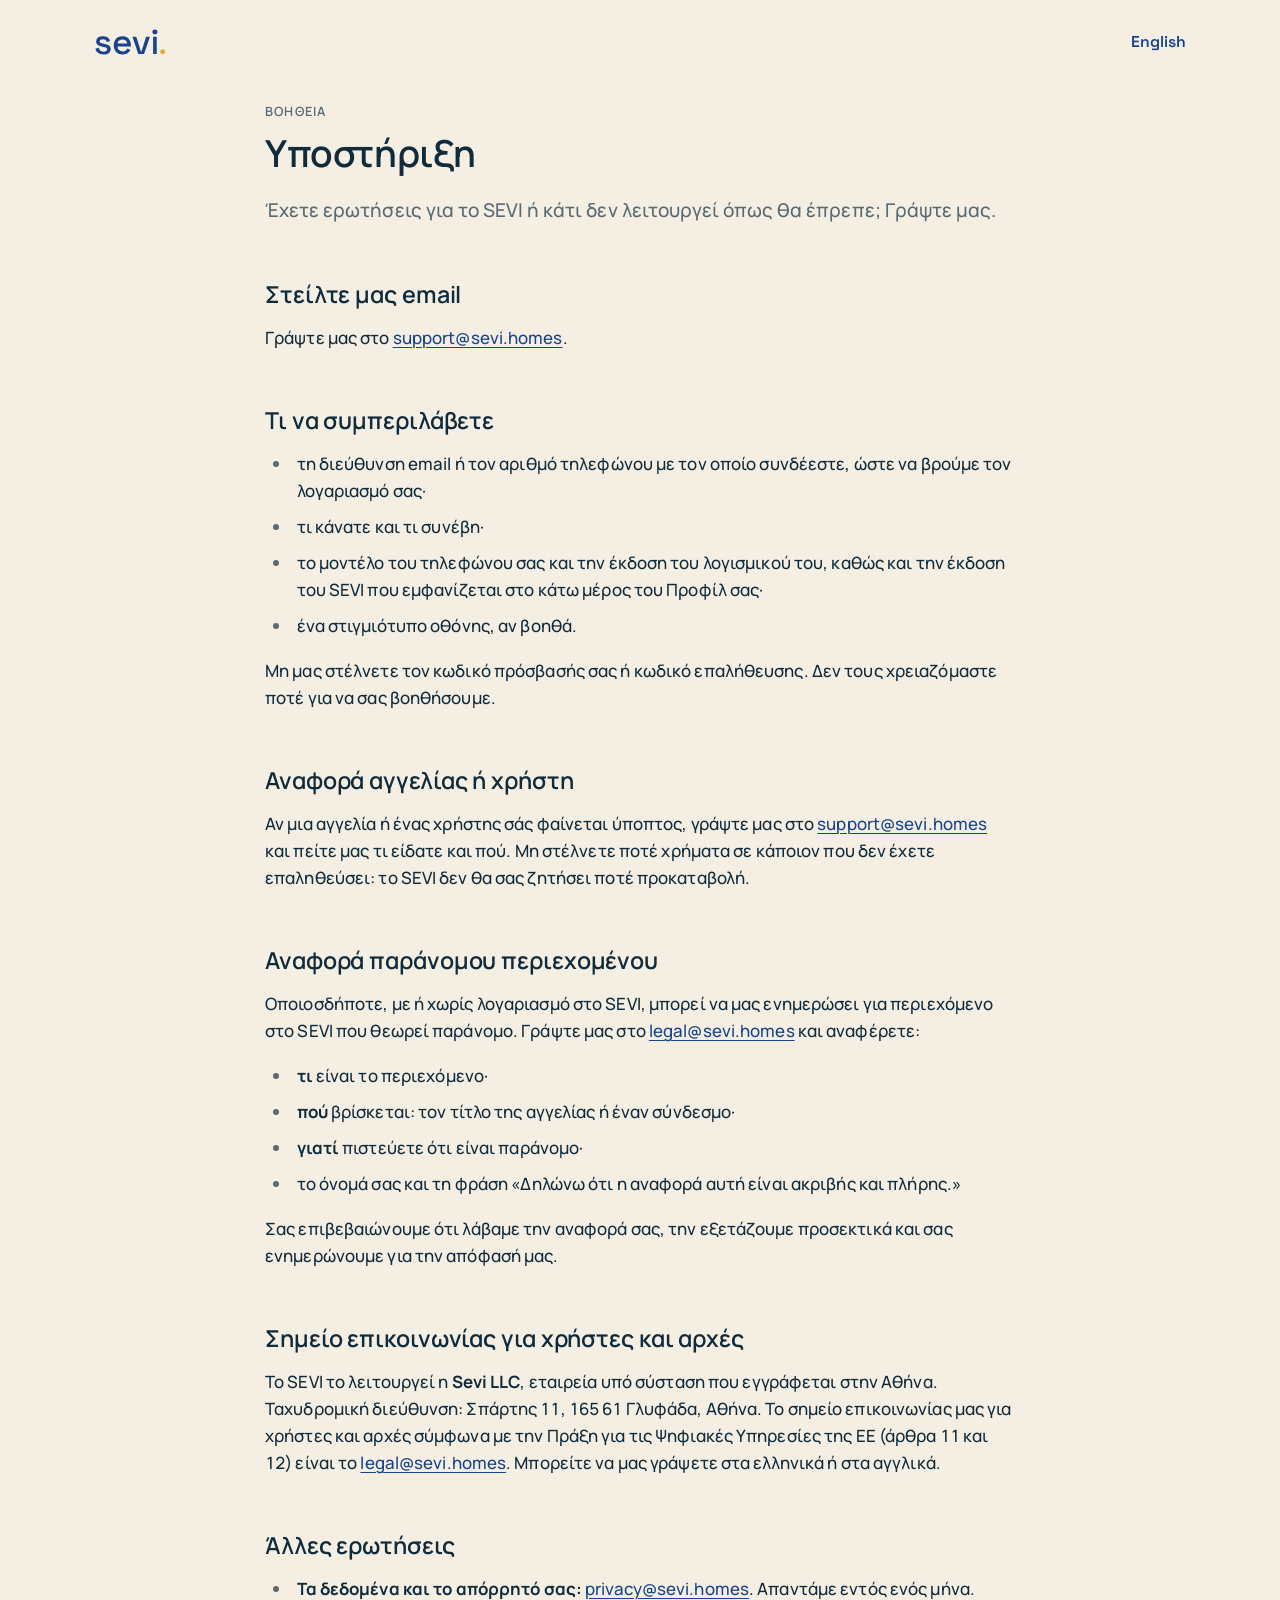
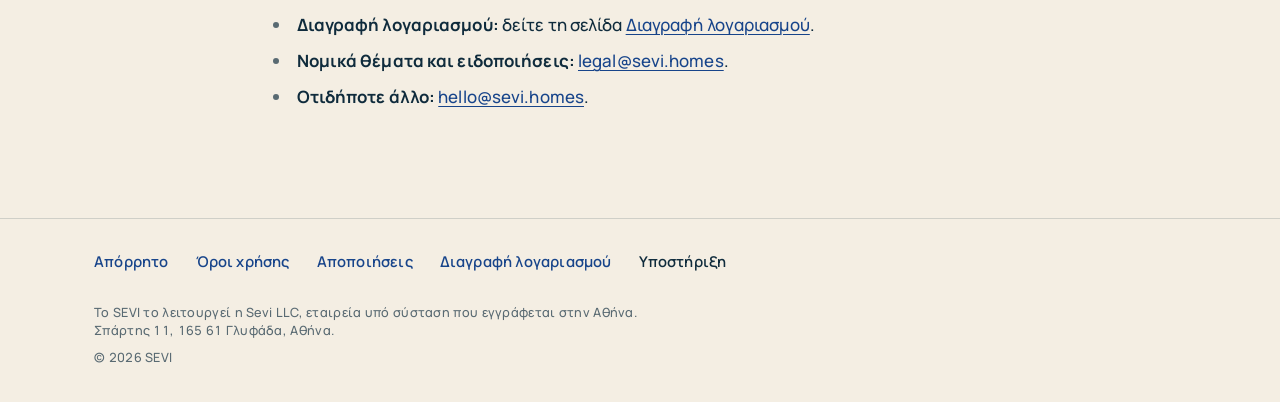
<file: el/support/index.html>
<!doctype html>
<html lang="el">
<head>
<meta charset="utf-8">
<meta name="viewport" content="width=device-width, initial-scale=1">
<meta http-equiv="Content-Security-Policy" content="default-src 'none'; style-src 'self'; font-src 'self'; img-src 'self'; base-uri 'none'; form-action 'none'">
<meta name="referrer" content="no-referrer">
<title>Υποστήριξη · SEVI</title>
<meta name="description" content="Πώς να επικοινωνήσετε με το SEVI για βοήθεια, πώς μπορεί ο καθένας να αναφέρει παράνομο περιεχόμενο και πού να στείλετε ερωτήσεις για το απόρρητο και νομικά θέματα.">
<meta name="color-scheme" content="light">
<meta name="theme-color" content="#F4EEE3">
<link rel="canonical" href="https://sevi.homes/el/support/">
<link rel="alternate" hreflang="en" href="https://sevi.homes/support/">
<link rel="alternate" hreflang="el" href="https://sevi.homes/el/support/">
<link rel="alternate" hreflang="x-default" href="https://sevi.homes/support/">
<link rel="icon" href="/favicon.ico" sizes="any">
<link rel="icon" href="/favicon.svg" type="image/svg+xml">
<link rel="apple-touch-icon" href="/apple-touch-icon.png">
<link rel="preload" href="/assets/fonts/Manrope_500Medium.woff" as="font" type="font/woff" crossorigin>
<link rel="stylesheet" href="/assets/site.e57f6a32ed.css">
</head>
<body>
<a class="skip" href="#main">Μετάβαση στο περιεχόμενο</a>
<header class="site-header"><div class="wrap"><a class="brand" href="/el/" aria-label="SEVI, αρχική σελίδα"><svg class="wordmark" viewBox="0 0 205.51 79.40" aria-hidden="true" focusable="false"><g transform="translate(-0.600 74.000)"><path fill="#17448A" d="M27.8 1.4Q18.4 1.4 12.2 -2.8Q6 -7 4.6 -15.5L14.2 -17.8Q15 -13.7 16.9 -11.3Q18.8 -8.9 21.65 -7.9Q24.5 -6.9 27.8 -6.9Q32.7 -6.9 35.35 -8.8Q38 -10.7 38 -13.7Q38 -16.7 35.5 -18.1Q33 -19.5 28.1 -20.4L24.7 -21Q19.7 -21.9 15.6 -23.6Q11.5 -25.3 9.1 -28.3Q6.7 -31.3 6.7 -36Q6.7 -43 11.9 -46.85Q17.1 -50.7 25.7 -50.7Q34 -50.7 39.35 -46.95Q44.7 -43.2 46.3 -36.8L36.7 -34.1Q35.8 -38.6 32.9 -40.45Q30 -42.3 25.7 -42.3Q21.5 -42.3 19.1 -40.75Q16.7 -39.2 16.7 -36.4Q16.7 -33.4 19.05 -32Q21.4 -30.6 25.4 -29.9L28.9 -29.3Q34.2 -28.4 38.6 -26.8Q43 -25.2 45.55 -22.2Q48.1 -19.2 48.1 -14.2Q48.1 -6.8 42.6 -2.7Q37.1 1.4 27.8 1.4ZM81.7 1.4Q74.2 1.4 68.6 -1.75Q63 -4.9 59.85 -10.65Q56.7 -16.4 56.7 -24V-25.2Q56.7 -32.9 59.8 -38.65Q62.9 -44.4 68.45 -47.55Q74 -50.7 81.3 -50.7Q88.4 -50.7 93.75 -47.55Q99.1 -44.4 102.1 -38.8Q105.1 -33.2 105.1 -25.7V-21.8H67.2Q67.4 -15.3 71.55 -11.45Q75.7 -7.6 81.9 -7.6Q87.7 -7.6 90.65 -10.2Q93.6 -12.8 95.2 -16.2L103.7 -11.8Q102.3 -9 99.65 -5.9Q97 -2.8 92.7 -0.7Q88.4 1.4 81.7 1.4ZM67.3 -29.7H94.6Q94.2 -35.3 90.6 -38.45Q87 -41.6 81.2 -41.6Q75.4 -41.6 71.75 -38.45Q68.1 -35.3 67.3 -29.7ZM126.2 0 109.6 -49.3H120.5L133.6 -7.6H135.2L148.3 -49.3H159.2L142.6 0ZM168.2 0V-49.3H178.5V0ZM173.4 -56Q170.4 -56 168.35 -57.95Q166.3 -59.9 166.3 -63Q166.3 -66.1 168.35 -68.05Q170.4 -70 173.4 -70Q176.5 -70 178.5 -68.05Q180.5 -66.1 180.5 -63Q180.5 -59.9 178.5 -57.95Q176.5 -56 173.4 -56Z"/><circle fill="#E8A23C" cx="195.153" cy="-6.553" r="6.953"/></g></svg></a><a class="lang" href="/support/" hreflang="en" lang="en">English</a></div></header>
<main id="main" tabindex="-1"><div class="page wrap"><div class="single"><header class="page-head"><p class="overline">ΒΟΗΘΕΙΑ</p><h1>Υποστήριξη</h1><p class="lead">Έχετε ερωτήσεις για το SEVI ή κάτι δεν λειτουργεί όπως θα έπρεπε; Γράψτε μας.</p></header><div class="prose"><h2>Στείλτε μας email</h2>
<p>Γράψτε μας στο <a href="mailto:support@sevi.homes">support@sevi.homes</a>.</p>
<h2>Τι να συμπεριλάβετε</h2>
<ul><li>τη διεύθυνση email ή τον αριθμό τηλεφώνου με τον οποίο συνδέεστε, ώστε να βρούμε τον λογαριασμό σας·</li><li>τι κάνατε και τι συνέβη·</li><li>το μοντέλο του τηλεφώνου σας και την έκδοση του λογισμικού του, καθώς και την έκδοση του SEVI που εμφανίζεται στο κάτω μέρος του Προφίλ σας·</li><li>ένα στιγμιότυπο οθόνης, αν βοηθά.</li></ul>
<p>Μη μας στέλνετε τον κωδικό πρόσβασής σας ή κωδικό επαλήθευσης. Δεν τους χρειαζόμαστε ποτέ για να σας βοηθήσουμε.</p>
<h2>Αναφορά αγγελίας ή χρήστη</h2>
<p>Αν μια αγγελία ή ένας χρήστης σάς φαίνεται ύποπτος, γράψτε μας στο <a href="mailto:support@sevi.homes">support@sevi.homes</a> και πείτε μας τι είδατε και πού. Μη στέλνετε ποτέ χρήματα σε κάποιον που δεν έχετε επαληθεύσει: το SEVI δεν θα σας ζητήσει ποτέ προκαταβολή.</p>
<h2>Αναφορά παράνομου περιεχομένου</h2>
<p>Οποιοσδήποτε, με ή χωρίς λογαριασμό στο SEVI, μπορεί να μας ενημερώσει για περιεχόμενο στο SEVI που θεωρεί παράνομο. Γράψτε μας στο <a href="mailto:legal@sevi.homes?subject=%CE%91%CE%BD%CE%B1%CF%86%CE%BF%CF%81%CE%AC%20%CF%80%CE%B1%CF%81%CE%AC%CE%BD%CE%BF%CE%BC%CE%BF%CF%85%20%CF%80%CE%B5%CF%81%CE%B9%CE%B5%CF%87%CE%BF%CE%BC%CE%AD%CE%BD%CE%BF%CF%85&amp;body=%CE%A4%CE%B9%20%CE%B5%CE%AF%CE%BD%CE%B1%CE%B9%20%CF%80%CE%B1%CF%81%CE%AC%CE%BD%CE%BF%CE%BC%CE%BF%3A%0D%0A%0D%0A%CE%A0%CE%BF%CF%8D%20%CE%B2%CF%81%CE%AF%CF%83%CE%BA%CE%B5%CF%84%CE%B1%CE%B9%20%28%CF%84%CE%AF%CF%84%CE%BB%CE%BF%CF%82%20%CE%B1%CE%B3%CE%B3%CE%B5%CE%BB%CE%AF%CE%B1%CF%82%20%CE%AE%20%CF%83%CF%8D%CE%BD%CE%B4%CE%B5%CF%83%CE%BC%CE%BF%CF%82%29%3A%0D%0A%0D%0A%CE%93%CE%B9%CE%B1%CF%84%CE%AF%20%CE%B5%CE%AF%CE%BD%CE%B1%CE%B9%20%CF%80%CE%B1%CF%81%CE%AC%CE%BD%CE%BF%CE%BC%CE%BF%3A%0D%0A%0D%0A%CE%A4%CE%BF%20%CF%8C%CE%BD%CE%BF%CE%BC%CE%AC%20%CF%83%CE%B1%CF%82%3A%0D%0A%0D%0A%CE%94%CE%B7%CE%BB%CF%8E%CE%BD%CF%89%20%CF%8C%CF%84%CE%B9%20%CE%B7%20%CE%B1%CE%BD%CE%B1%CF%86%CE%BF%CF%81%CE%AC%20%CE%B1%CF%85%CF%84%CE%AE%20%CE%B5%CE%AF%CE%BD%CE%B1%CE%B9%20%CE%B1%CE%BA%CF%81%CE%B9%CE%B2%CE%AE%CF%82%20%CE%BA%CE%B1%CE%B9%20%CF%80%CE%BB%CE%AE%CF%81%CE%B7%CF%82.">legal@sevi.homes</a> και αναφέρετε:</p>
<ul><li><strong>τι</strong> είναι το περιεχόμενο·</li><li><strong>πού</strong> βρίσκεται: τον τίτλο της αγγελίας ή έναν σύνδεσμο·</li><li><strong>γιατί</strong> πιστεύετε ότι είναι παράνομο·</li><li>το όνομά σας και τη φράση «Δηλώνω ότι η αναφορά αυτή είναι ακριβής και πλήρης.»</li></ul>
<p>Σας επιβεβαιώνουμε ότι λάβαμε την αναφορά σας, την εξετάζουμε προσεκτικά και σας ενημερώνουμε για την απόφασή μας.</p>
<h2>Σημείο επικοινωνίας για χρήστες και αρχές</h2>
<p>Το SEVI το λειτουργεί η <strong>Sevi LLC</strong>, εταιρεία υπό σύσταση που εγγράφεται στην Αθήνα. Ταχυδρομική διεύθυνση: Σπάρτης 11, 165 61 Γλυφάδα, Αθήνα. Το σημείο επικοινωνίας μας για χρήστες και αρχές σύμφωνα με την Πράξη για τις Ψηφιακές Υπηρεσίες της ΕΕ (άρθρα 11 και 12) είναι το <a href="mailto:legal@sevi.homes">legal@sevi.homes</a>. Μπορείτε να μας γράψετε στα ελληνικά ή στα αγγλικά.</p>
<h2>Άλλες ερωτήσεις</h2>
<ul><li><strong>Τα δεδομένα και το απόρρητό σας:</strong> <a href="mailto:privacy@sevi.homes">privacy@sevi.homes</a>. Απαντάμε εντός ενός μήνα.</li><li><strong>Διαγραφή λογαριασμού:</strong> δείτε τη σελίδα <a href="/el/delete-account/">Διαγραφή λογαριασμού</a>.</li><li><strong>Νομικά θέματα και ειδοποιήσεις:</strong> <a href="mailto:legal@sevi.homes">legal@sevi.homes</a>.</li><li><strong>Οτιδήποτε άλλο:</strong> <a href="mailto:hello@sevi.homes">hello@sevi.homes</a>.</li></ul></div></div></div></main>
<footer class="site-footer"><div class="wrap"><nav aria-label="Νομικά και βοήθεια"><ul class="footer-links" role="list"><li><a href="/el/privacy/">Απόρρητο</a></li><li><a href="/el/terms/">Όροι χρήσης</a></li><li><a href="/el/disclaimers/">Αποποιήσεις</a></li><li><a href="/el/delete-account/">Διαγραφή λογαριασμού</a></li><li><a href="/el/support/" aria-current="page">Υποστήριξη</a></li></ul></nav><p class="operator">Το SEVI το λειτουργεί η Sevi LLC, εταιρεία υπό σύσταση που εγγράφεται στην Αθήνα. Σπάρτης 11, 165 61 Γλυφάδα, Αθήνα.</p><p class="copyright">© 2026 SEVI</p></div></footer>
</body>
</html>
</file>
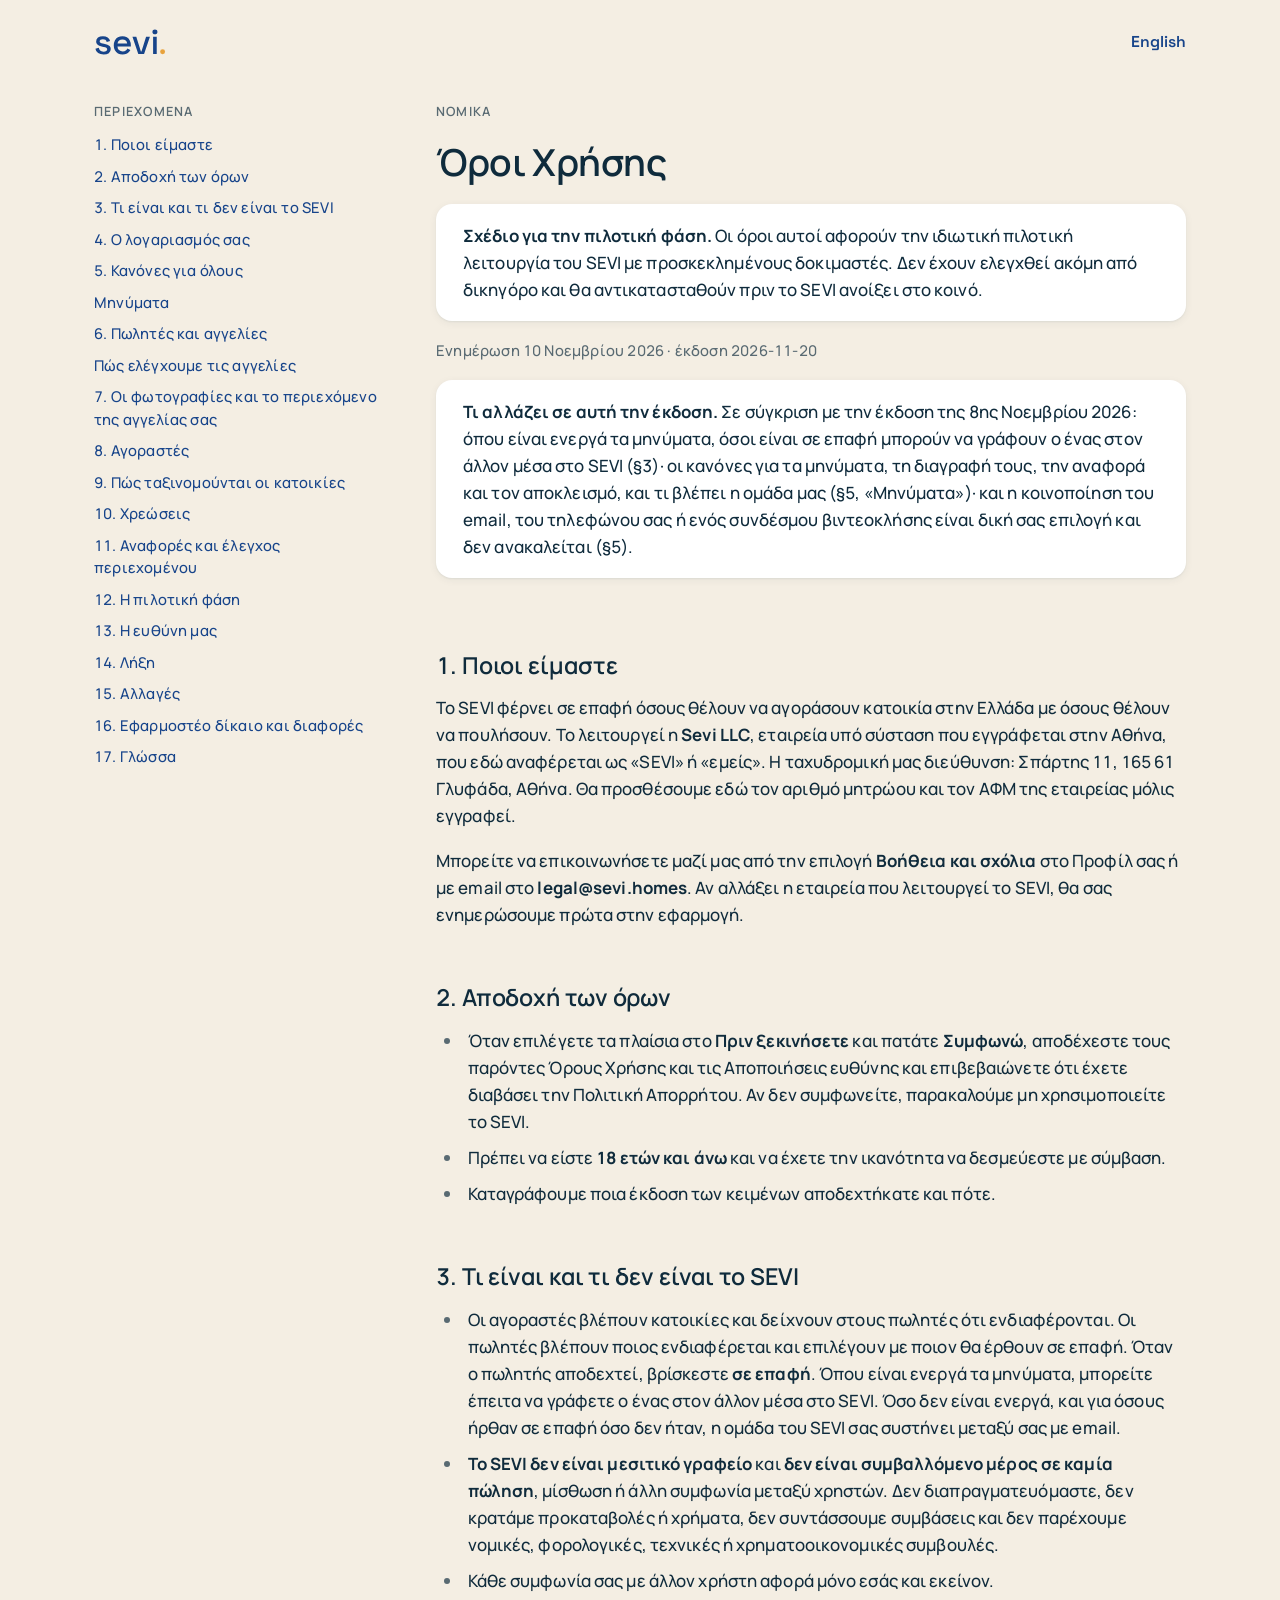
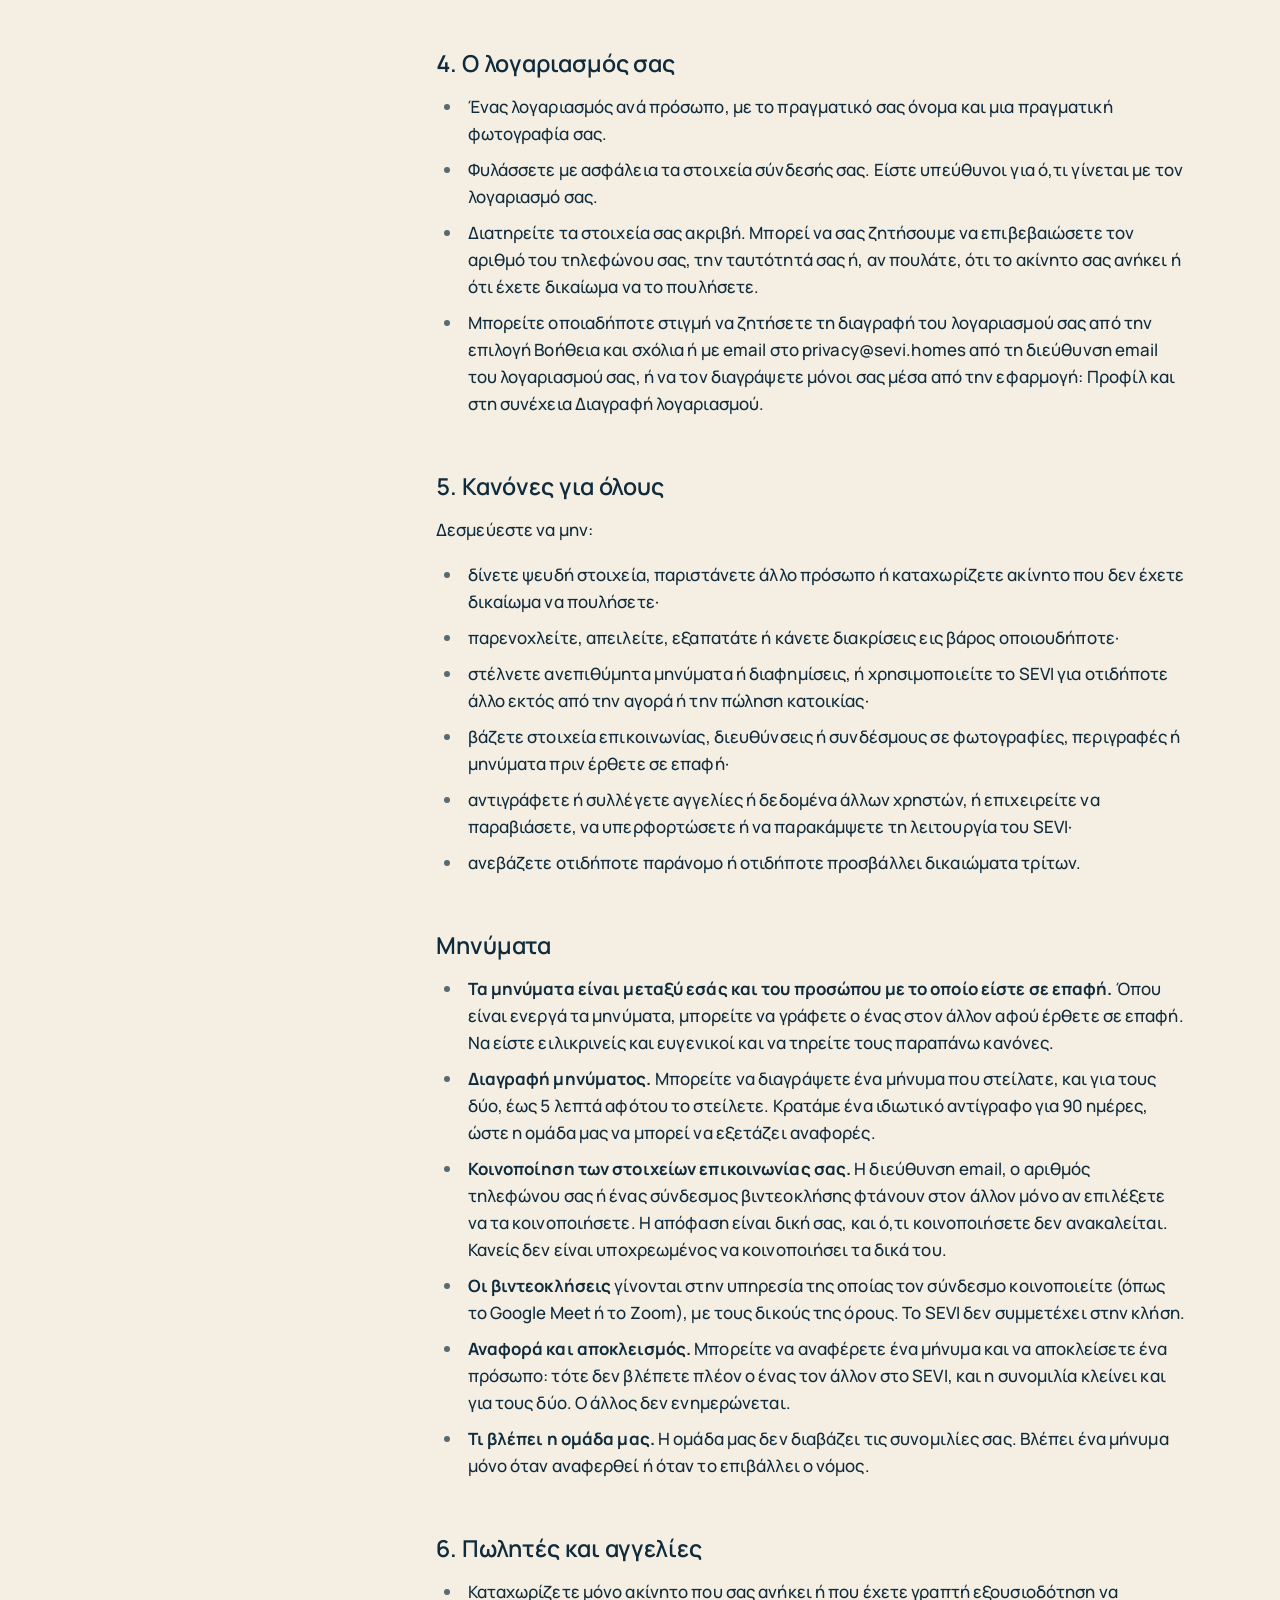
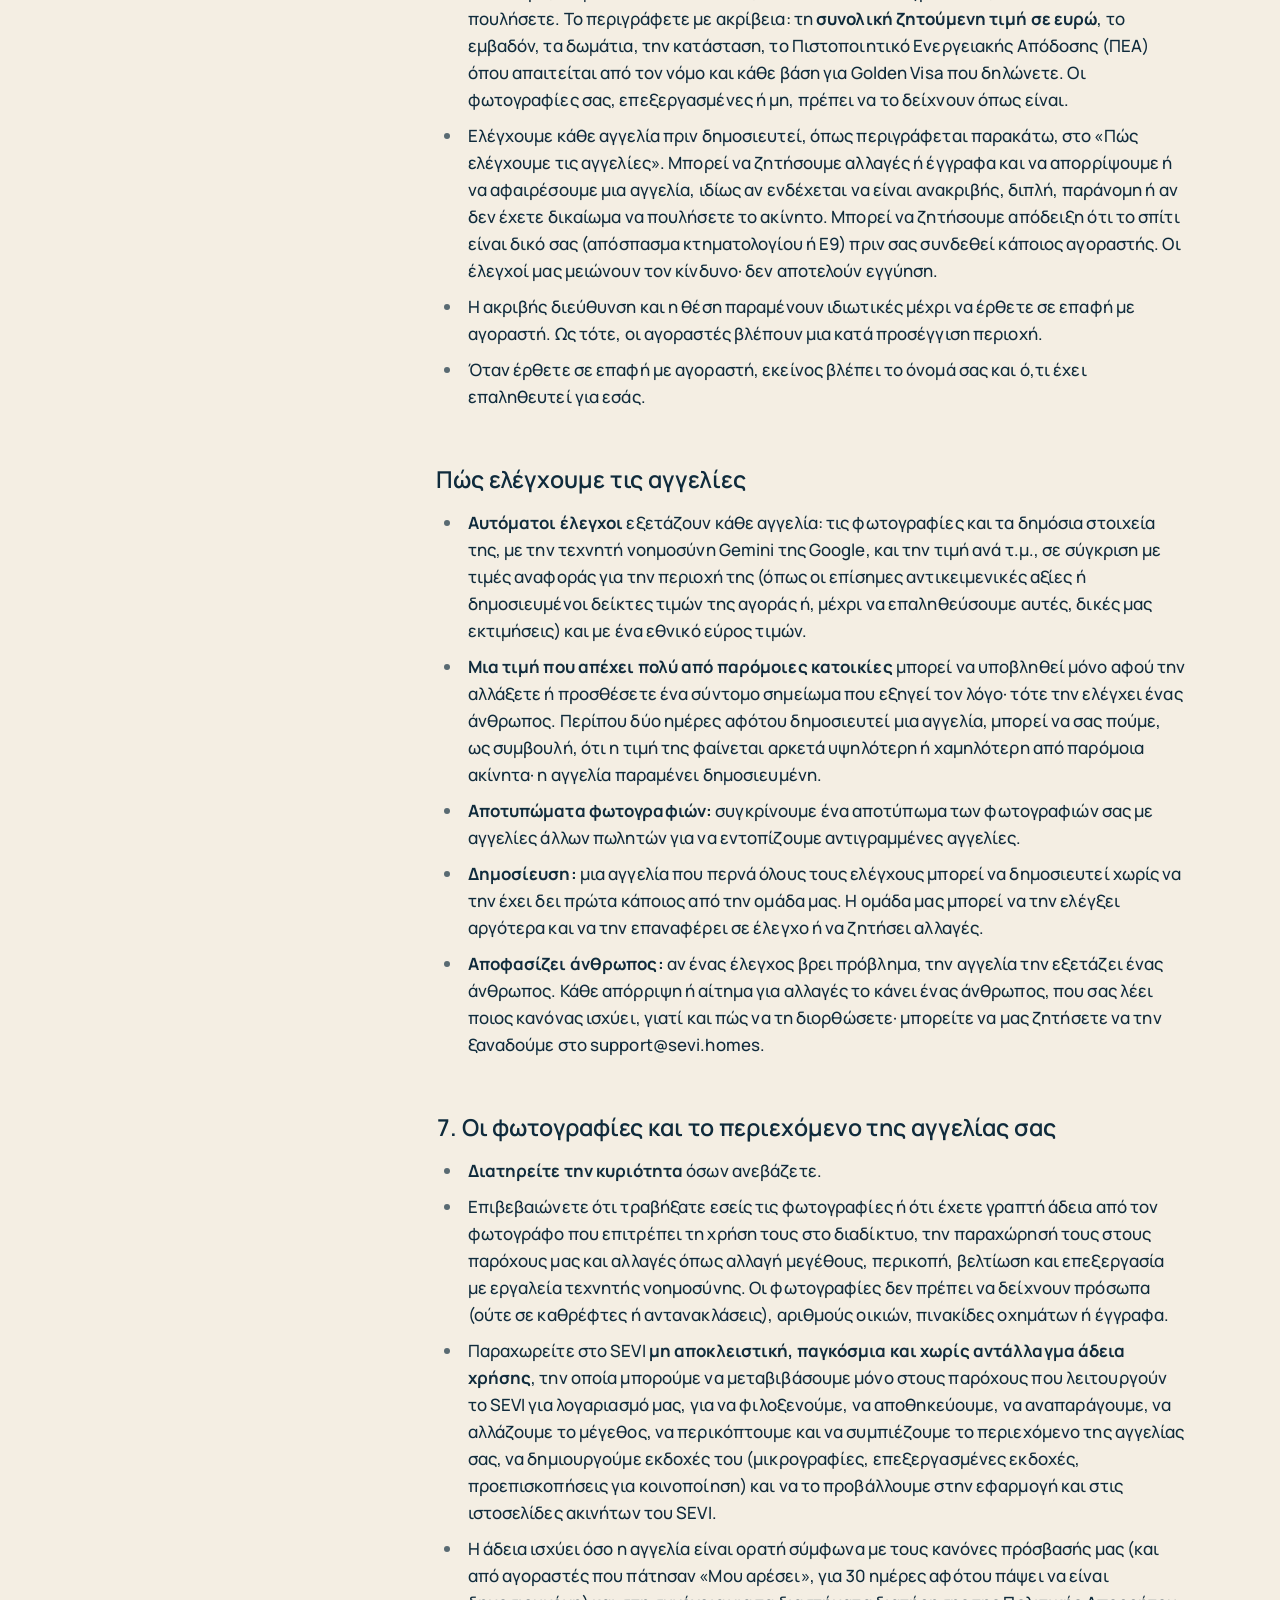
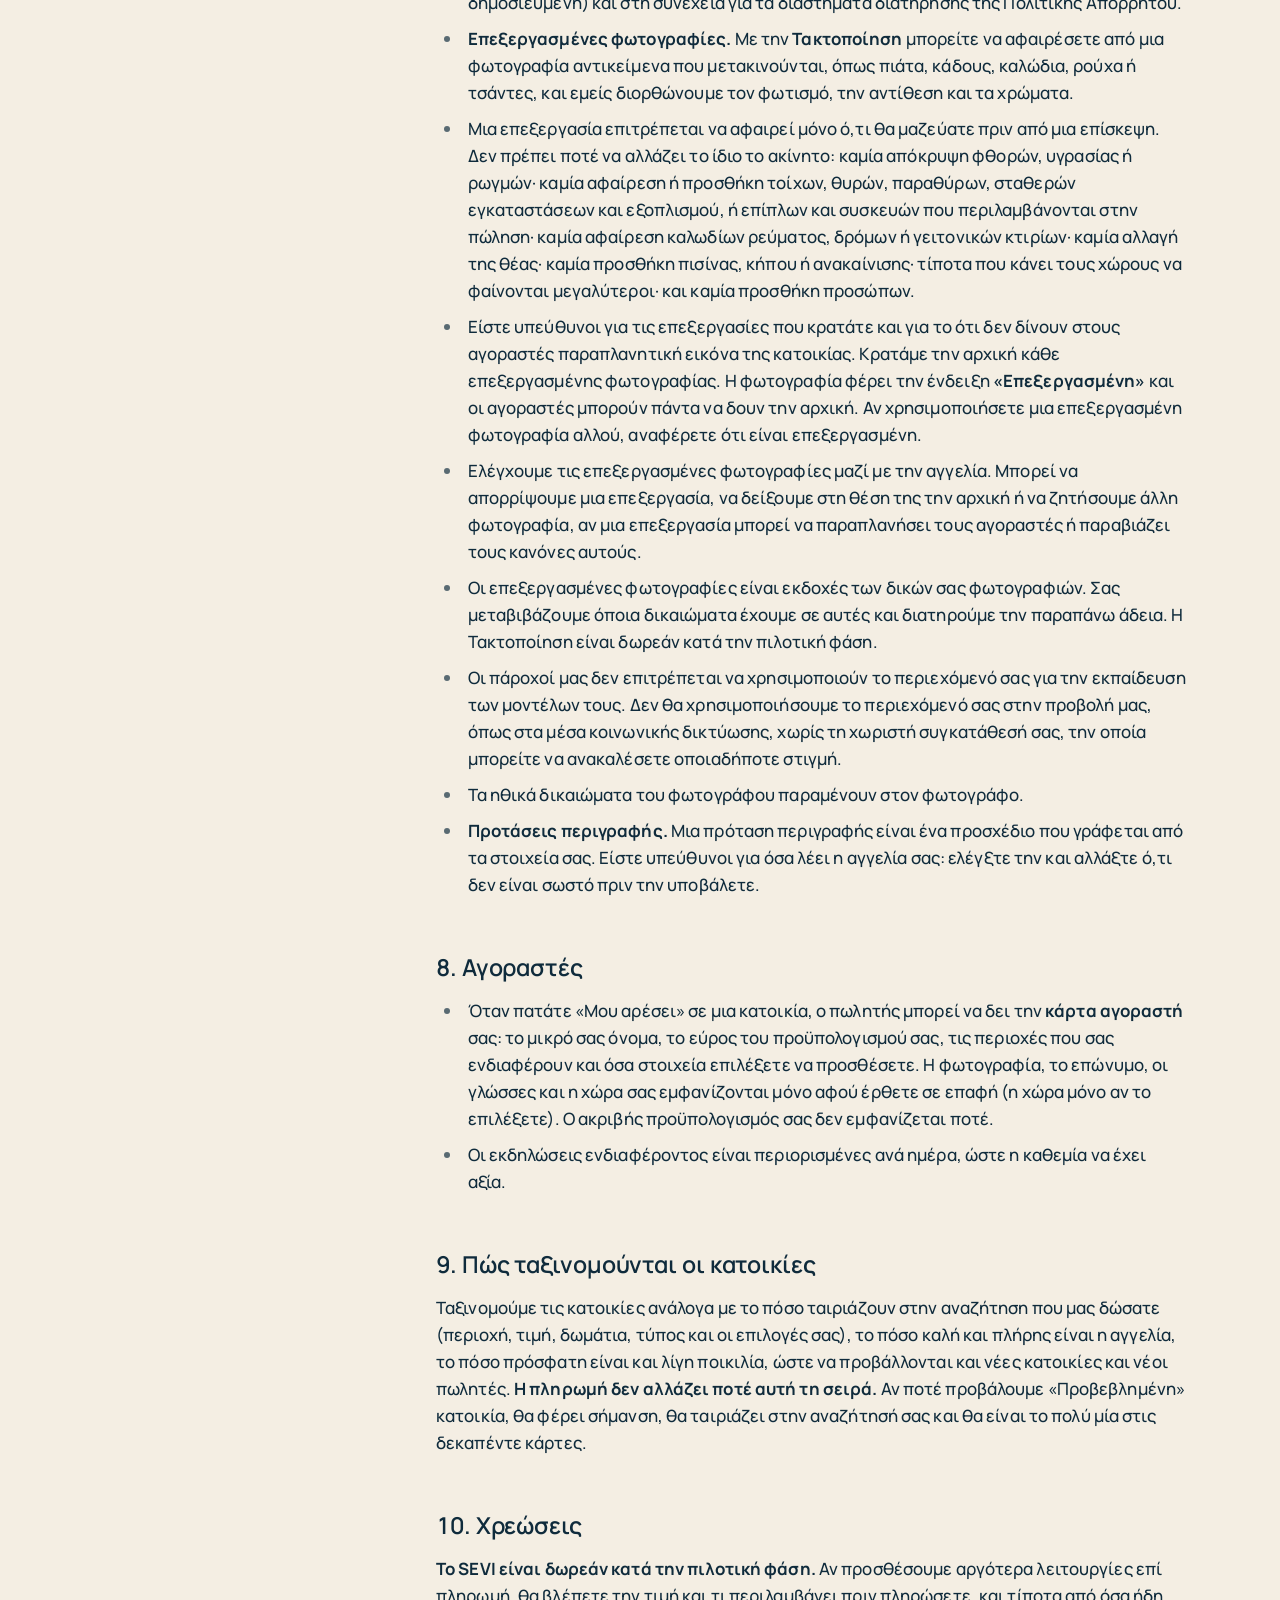
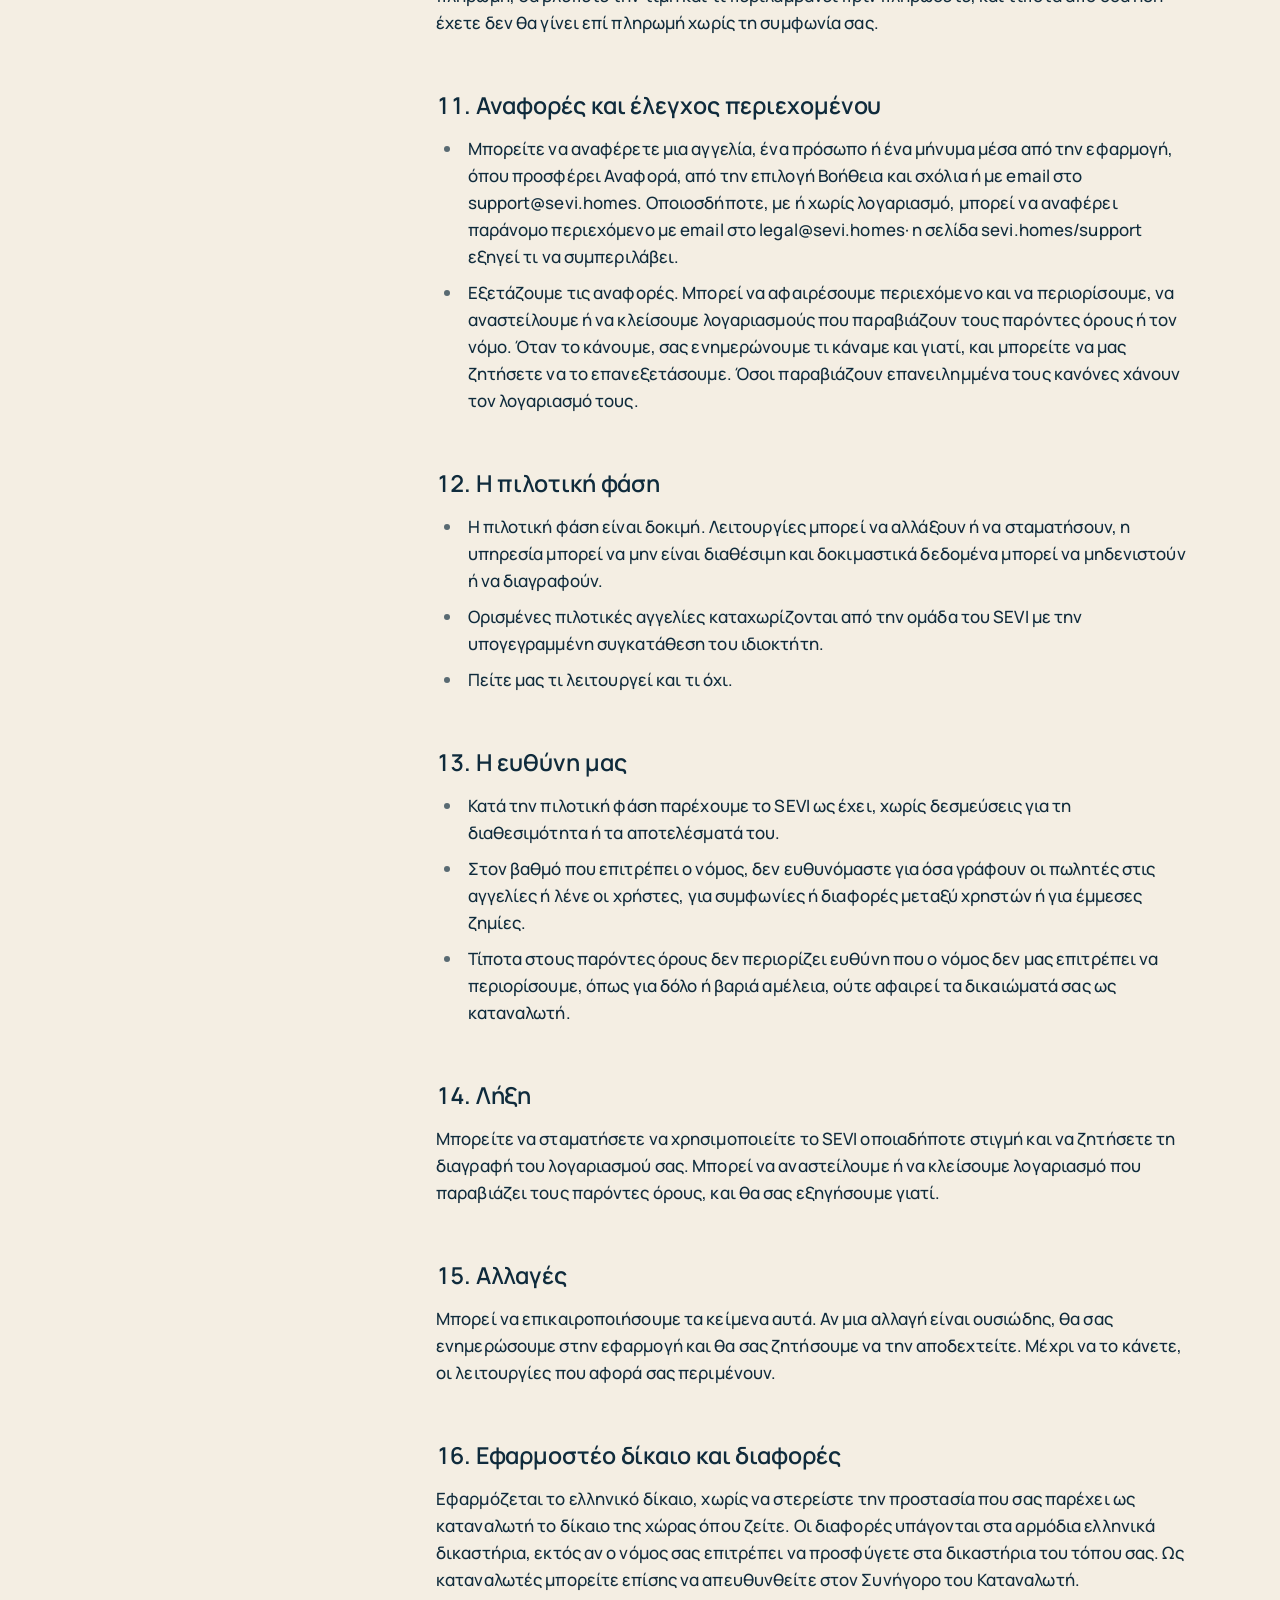
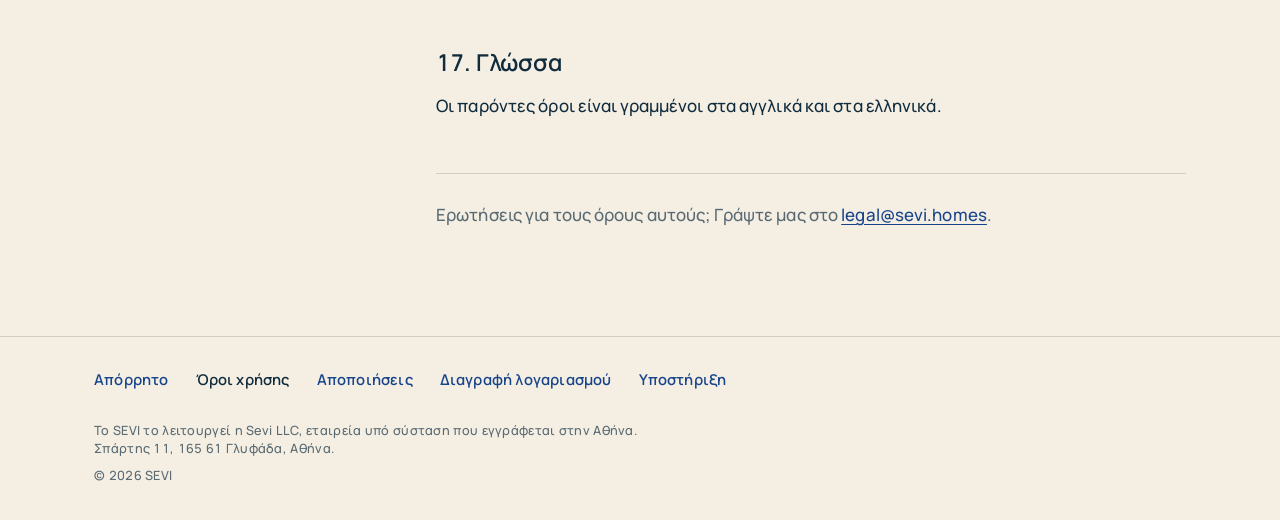
<file: el/terms/index.html>
<!doctype html>
<html lang="el">
<head>
<meta charset="utf-8">
<meta name="viewport" content="width=device-width, initial-scale=1">
<meta http-equiv="Content-Security-Policy" content="default-src 'none'; style-src 'self'; font-src 'self'; img-src 'self'; base-uri 'none'; form-action 'none'">
<meta name="referrer" content="no-referrer">
<title>Όροι Χρήσης · SEVI</title>
<meta name="description" content="Οι όροι χρήσης του SEVI κατά την ιδιωτική πιλοτική φάση.">
<meta name="color-scheme" content="light">
<meta name="theme-color" content="#F4EEE3">
<link rel="canonical" href="https://sevi.homes/el/terms/">
<link rel="alternate" hreflang="en" href="https://sevi.homes/terms/">
<link rel="alternate" hreflang="el" href="https://sevi.homes/el/terms/">
<link rel="alternate" hreflang="x-default" href="https://sevi.homes/terms/">
<link rel="icon" href="/favicon.ico" sizes="any">
<link rel="icon" href="/favicon.svg" type="image/svg+xml">
<link rel="apple-touch-icon" href="/apple-touch-icon.png">
<link rel="preload" href="/assets/fonts/Manrope_500Medium.woff" as="font" type="font/woff" crossorigin>
<link rel="stylesheet" href="/assets/site.e57f6a32ed.css">
</head>
<body>
<a class="skip" href="#main">Μετάβαση στο περιεχόμενο</a>
<header class="site-header"><div class="wrap"><a class="brand" href="/el/" aria-label="SEVI, αρχική σελίδα"><svg class="wordmark" viewBox="0 0 205.51 79.40" aria-hidden="true" focusable="false"><g transform="translate(-0.600 74.000)"><path fill="#17448A" d="M27.8 1.4Q18.4 1.4 12.2 -2.8Q6 -7 4.6 -15.5L14.2 -17.8Q15 -13.7 16.9 -11.3Q18.8 -8.9 21.65 -7.9Q24.5 -6.9 27.8 -6.9Q32.7 -6.9 35.35 -8.8Q38 -10.7 38 -13.7Q38 -16.7 35.5 -18.1Q33 -19.5 28.1 -20.4L24.7 -21Q19.7 -21.9 15.6 -23.6Q11.5 -25.3 9.1 -28.3Q6.7 -31.3 6.7 -36Q6.7 -43 11.9 -46.85Q17.1 -50.7 25.7 -50.7Q34 -50.7 39.35 -46.95Q44.7 -43.2 46.3 -36.8L36.7 -34.1Q35.8 -38.6 32.9 -40.45Q30 -42.3 25.7 -42.3Q21.5 -42.3 19.1 -40.75Q16.7 -39.2 16.7 -36.4Q16.7 -33.4 19.05 -32Q21.4 -30.6 25.4 -29.9L28.9 -29.3Q34.2 -28.4 38.6 -26.8Q43 -25.2 45.55 -22.2Q48.1 -19.2 48.1 -14.2Q48.1 -6.8 42.6 -2.7Q37.1 1.4 27.8 1.4ZM81.7 1.4Q74.2 1.4 68.6 -1.75Q63 -4.9 59.85 -10.65Q56.7 -16.4 56.7 -24V-25.2Q56.7 -32.9 59.8 -38.65Q62.9 -44.4 68.45 -47.55Q74 -50.7 81.3 -50.7Q88.4 -50.7 93.75 -47.55Q99.1 -44.4 102.1 -38.8Q105.1 -33.2 105.1 -25.7V-21.8H67.2Q67.4 -15.3 71.55 -11.45Q75.7 -7.6 81.9 -7.6Q87.7 -7.6 90.65 -10.2Q93.6 -12.8 95.2 -16.2L103.7 -11.8Q102.3 -9 99.65 -5.9Q97 -2.8 92.7 -0.7Q88.4 1.4 81.7 1.4ZM67.3 -29.7H94.6Q94.2 -35.3 90.6 -38.45Q87 -41.6 81.2 -41.6Q75.4 -41.6 71.75 -38.45Q68.1 -35.3 67.3 -29.7ZM126.2 0 109.6 -49.3H120.5L133.6 -7.6H135.2L148.3 -49.3H159.2L142.6 0ZM168.2 0V-49.3H178.5V0ZM173.4 -56Q170.4 -56 168.35 -57.95Q166.3 -59.9 166.3 -63Q166.3 -66.1 168.35 -68.05Q170.4 -70 173.4 -70Q176.5 -70 178.5 -68.05Q180.5 -66.1 180.5 -63Q180.5 -59.9 178.5 -57.95Q176.5 -56 173.4 -56Z"/><circle fill="#E8A23C" cx="195.153" cy="-6.553" r="6.953"/></g></svg></a><a class="lang" href="/terms/" hreflang="en" lang="en">English</a></div></header>
<main id="main" tabindex="-1"><div class="page wrap"><article class="doc" aria-labelledby="doc-title"><div class="doc-intro prose"><p class="overline">ΝΟΜΙΚΑ</p><h1 id="doc-title">Όροι Χρήσης</h1><div class="note" role="note"><p><strong>Σχέδιο για την πιλοτική φάση.</strong> Οι όροι αυτοί αφορούν την ιδιωτική πιλοτική λειτουργία του SEVI με προσκεκλημένους δοκιμαστές. Δεν έχουν ελεγχθεί ακόμη από δικηγόρο και θα αντικατασταθούν πριν το SEVI ανοίξει στο κοινό.</p></div>
<p class="meta">Ενημέρωση <time datetime="2026-11-10">10 Νοεμβρίου 2026</time> · έκδοση 2026-11-20</p>
<div class="note" role="note"><p><strong>Τι αλλάζει σε αυτή την έκδοση.</strong> Σε σύγκριση με την έκδοση της 8ης Νοεμβρίου 2026: όπου είναι ενεργά τα μηνύματα, όσοι είναι σε επαφή μπορούν να γράφουν ο ένας στον άλλον μέσα στο SEVI (§3)· οι κανόνες για τα μηνύματα, τη διαγραφή τους, την αναφορά και τον αποκλεισμό, και τι βλέπει η ομάδα μας (§5, «Μηνύματα»)· και η κοινοποίηση του email, του τηλεφώνου σας ή ενός συνδέσμου βιντεοκλήσης είναι δική σας επιλογή και δεν ανακαλείται (§5).</p></div></div><nav class="toc" aria-labelledby="toc-title"><p class="overline" id="toc-title">ΠΕΡΙΕΧΟΜΕΝΑ</p><ul><li><a href="#section-1">1. Ποιοι είμαστε</a></li><li><a href="#section-2">2. Αποδοχή των όρων</a></li><li><a href="#section-3">3. Τι είναι και τι δεν είναι το SEVI</a></li><li><a href="#section-4">4. Ο λογαριασμός σας</a></li><li><a href="#section-5">5. Κανόνες για όλους</a></li><li><a href="#part-28">Μηνύματα</a></li><li><a href="#section-6">6. Πωλητές και αγγελίες</a></li><li><a href="#part-40">Πώς ελέγχουμε τις αγγελίες</a></li><li><a href="#section-7">7. Οι φωτογραφίες και το περιεχόμενο της αγγελίας σας</a></li><li><a href="#section-8">8. Αγοραστές</a></li><li><a href="#section-9">9. Πώς ταξινομούνται οι κατοικίες</a></li><li><a href="#section-10">10. Χρεώσεις</a></li><li><a href="#section-11">11. Αναφορές και έλεγχος περιεχομένου</a></li><li><a href="#section-12">12. Η πιλοτική φάση</a></li><li><a href="#section-13">13. Η ευθύνη μας</a></li><li><a href="#section-14">14. Λήξη</a></li><li><a href="#section-15">15. Αλλαγές</a></li><li><a href="#section-16">16. Εφαρμοστέο δίκαιο και διαφορές</a></li><li><a href="#section-17">17. Γλώσσα</a></li></ul></nav><div class="doc-body prose"><h2 id="section-1">1. Ποιοι είμαστε</h2>
<p>Το SEVI φέρνει σε επαφή όσους θέλουν να αγοράσουν κατοικία στην Ελλάδα με όσους θέλουν να πουλήσουν. Το λειτουργεί η <strong>Sevi LLC</strong>, εταιρεία υπό σύσταση που εγγράφεται στην Αθήνα, που εδώ αναφέρεται ως «SEVI» ή «εμείς». Η ταχυδρομική μας διεύθυνση: Σπάρτης 11, 165 61 Γλυφάδα, Αθήνα. Θα προσθέσουμε εδώ τον αριθμό μητρώου και τον ΑΦΜ της εταιρείας μόλις εγγραφεί.</p>
<p>Μπορείτε να επικοινωνήσετε μαζί μας από την επιλογή <strong>Βοήθεια και σχόλια</strong> στο Προφίλ σας ή με email στο <strong>legal@sevi.homes</strong>. Αν αλλάξει η εταιρεία που λειτουργεί το SEVI, θα σας ενημερώσουμε πρώτα στην εφαρμογή.</p>
<h2 id="section-2">2. Αποδοχή των όρων</h2>
<ul><li>Όταν επιλέγετε τα πλαίσια στο <strong>Πριν ξεκινήσετε</strong> και πατάτε <strong>Συμφωνώ</strong>, αποδέχεστε τους παρόντες Όρους Χρήσης και τις Αποποιήσεις ευθύνης και επιβεβαιώνετε ότι έχετε διαβάσει την Πολιτική Απορρήτου. Αν δεν συμφωνείτε, παρακαλούμε μη χρησιμοποιείτε το SEVI.</li><li>Πρέπει να είστε <strong>18 ετών και άνω</strong> και να έχετε την ικανότητα να δεσμεύεστε με σύμβαση.</li><li>Καταγράφουμε ποια έκδοση των κειμένων αποδεχτήκατε και πότε.</li></ul>
<h2 id="section-3">3. Τι είναι και τι δεν είναι το SEVI</h2>
<ul><li>Οι αγοραστές βλέπουν κατοικίες και δείχνουν στους πωλητές ότι ενδιαφέρονται. Οι πωλητές βλέπουν ποιος ενδιαφέρεται και επιλέγουν με ποιον θα έρθουν σε επαφή. Όταν ο πωλητής αποδεχτεί, βρίσκεστε <strong>σε επαφή</strong>. Όπου είναι ενεργά τα μηνύματα, μπορείτε έπειτα να γράφετε ο ένας στον άλλον μέσα στο SEVI. Όσο δεν είναι ενεργά, και για όσους ήρθαν σε επαφή όσο δεν ήταν, η ομάδα του SEVI σας συστήνει μεταξύ σας με email.</li><li><strong>Το SEVI δεν είναι μεσιτικό γραφείο</strong> και <strong>δεν είναι συμβαλλόμενο μέρος σε καμία πώληση</strong>, μίσθωση ή άλλη συμφωνία μεταξύ χρηστών. Δεν διαπραγματευόμαστε, δεν κρατάμε προκαταβολές ή χρήματα, δεν συντάσσουμε συμβάσεις και δεν παρέχουμε νομικές, φορολογικές, τεχνικές ή χρηματοοικονομικές συμβουλές.</li><li>Κάθε συμφωνία σας με άλλον χρήστη αφορά μόνο εσάς και εκείνον.</li></ul>
<h2 id="section-4">4. Ο λογαριασμός σας</h2>
<ul><li>Ένας λογαριασμός ανά πρόσωπο, με το πραγματικό σας όνομα και μια πραγματική φωτογραφία σας.</li><li>Φυλάσσετε με ασφάλεια τα στοιχεία σύνδεσής σας. Είστε υπεύθυνοι για ό,τι γίνεται με τον λογαριασμό σας.</li><li>Διατηρείτε τα στοιχεία σας ακριβή. Μπορεί να σας ζητήσουμε να επιβεβαιώσετε τον αριθμό του τηλεφώνου σας, την ταυτότητά σας ή, αν πουλάτε, ότι το ακίνητο σας ανήκει ή ότι έχετε δικαίωμα να το πουλήσετε.</li><li>Μπορείτε οποιαδήποτε στιγμή να ζητήσετε τη διαγραφή του λογαριασμού σας από την επιλογή Βοήθεια και σχόλια ή με email στο privacy@sevi.homes από τη διεύθυνση email του λογαριασμού σας, ή να τον διαγράψετε μόνοι σας μέσα από την εφαρμογή: Προφίλ και στη συνέχεια Διαγραφή λογαριασμού.</li></ul>
<h2 id="section-5">5. Κανόνες για όλους</h2>
<p>Δεσμεύεστε να μην:</p>
<ul><li>δίνετε ψευδή στοιχεία, παριστάνετε άλλο πρόσωπο ή καταχωρίζετε ακίνητο που δεν έχετε δικαίωμα να πουλήσετε·</li><li>παρενοχλείτε, απειλείτε, εξαπατάτε ή κάνετε διακρίσεις εις βάρος οποιουδήποτε·</li><li>στέλνετε ανεπιθύμητα μηνύματα ή διαφημίσεις, ή χρησιμοποιείτε το SEVI για οτιδήποτε άλλο εκτός από την αγορά ή την πώληση κατοικίας·</li><li>βάζετε στοιχεία επικοινωνίας, διευθύνσεις ή συνδέσμους σε φωτογραφίες, περιγραφές ή μηνύματα πριν έρθετε σε επαφή·</li><li>αντιγράφετε ή συλλέγετε αγγελίες ή δεδομένα άλλων χρηστών, ή επιχειρείτε να παραβιάσετε, να υπερφορτώσετε ή να παρακάμψετε τη λειτουργία του SEVI·</li><li>ανεβάζετε οτιδήποτε παράνομο ή οτιδήποτε προσβάλλει δικαιώματα τρίτων.</li></ul>
<h2 id="part-28">Μηνύματα</h2>
<ul><li><strong>Τα μηνύματα είναι μεταξύ εσάς και του προσώπου με το οποίο είστε σε επαφή.</strong> Όπου είναι ενεργά τα μηνύματα, μπορείτε να γράφετε ο ένας στον άλλον αφού έρθετε σε επαφή. Να είστε ειλικρινείς και ευγενικοί και να τηρείτε τους παραπάνω κανόνες.</li><li><strong>Διαγραφή μηνύματος.</strong> Μπορείτε να διαγράψετε ένα μήνυμα που στείλατε, και για τους δύο, έως 5 λεπτά αφότου το στείλετε. Κρατάμε ένα ιδιωτικό αντίγραφο για 90 ημέρες, ώστε η ομάδα μας να μπορεί να εξετάζει αναφορές.</li><li><strong>Κοινοποίηση των στοιχείων επικοινωνίας σας.</strong> Η διεύθυνση email, ο αριθμός τηλεφώνου σας ή ένας σύνδεσμος βιντεοκλήσης φτάνουν στον άλλον μόνο αν επιλέξετε να τα κοινοποιήσετε. Η απόφαση είναι δική σας, και ό,τι κοινοποιήσετε δεν ανακαλείται. Κανείς δεν είναι υποχρεωμένος να κοινοποιήσει τα δικά του.</li><li><strong>Οι βιντεοκλήσεις</strong> γίνονται στην υπηρεσία της οποίας τον σύνδεσμο κοινοποιείτε (όπως το Google Meet ή το Zoom), με τους δικούς της όρους. Το SEVI δεν συμμετέχει στην κλήση.</li><li><strong>Αναφορά και αποκλεισμός.</strong> Μπορείτε να αναφέρετε ένα μήνυμα και να αποκλείσετε ένα πρόσωπο: τότε δεν βλέπετε πλέον ο ένας τον άλλον στο SEVI, και η συνομιλία κλείνει και για τους δύο. Ο άλλος δεν ενημερώνεται.</li><li><strong>Τι βλέπει η ομάδα μας.</strong> Η ομάδα μας δεν διαβάζει τις συνομιλίες σας. Βλέπει ένα μήνυμα μόνο όταν αναφερθεί ή όταν το επιβάλλει ο νόμος.</li></ul>
<h2 id="section-6">6. Πωλητές και αγγελίες</h2>
<ul><li>Καταχωρίζετε μόνο ακίνητο που σας ανήκει ή που έχετε γραπτή εξουσιοδότηση να πουλήσετε. Το περιγράφετε με ακρίβεια: τη <strong>συνολική ζητούμενη τιμή σε ευρώ</strong>, το εμβαδόν, τα δωμάτια, την κατάσταση, το Πιστοποιητικό Ενεργειακής Απόδοσης (ΠΕΑ) όπου απαιτείται από τον νόμο και κάθε βάση για Golden Visa που δηλώνετε. Οι φωτογραφίες σας, επεξεργασμένες ή μη, πρέπει να το δείχνουν όπως είναι.</li><li>Ελέγχουμε κάθε αγγελία πριν δημοσιευτεί, όπως περιγράφεται παρακάτω, στο «Πώς ελέγχουμε τις αγγελίες». Μπορεί να ζητήσουμε αλλαγές ή έγγραφα και να απορρίψουμε ή να αφαιρέσουμε μια αγγελία, ιδίως αν ενδέχεται να είναι ανακριβής, διπλή, παράνομη ή αν δεν έχετε δικαίωμα να πουλήσετε το ακίνητο. Μπορεί να ζητήσουμε απόδειξη ότι το σπίτι είναι δικό σας (απόσπασμα κτηματολογίου ή Ε9) πριν σας συνδεθεί κάποιος αγοραστής. Οι έλεγχοί μας μειώνουν τον κίνδυνο· δεν αποτελούν εγγύηση.</li><li>Η ακριβής διεύθυνση και η θέση παραμένουν ιδιωτικές μέχρι να έρθετε σε επαφή με αγοραστή. Ως τότε, οι αγοραστές βλέπουν μια κατά προσέγγιση περιοχή.</li><li>Όταν έρθετε σε επαφή με αγοραστή, εκείνος βλέπει το όνομά σας και ό,τι έχει επαληθευτεί για εσάς.</li></ul>
<h2 id="part-40">Πώς ελέγχουμε τις αγγελίες</h2>
<ul><li><strong>Αυτόματοι έλεγχοι</strong> εξετάζουν κάθε αγγελία: τις φωτογραφίες και τα δημόσια στοιχεία της, με την τεχνητή νοημοσύνη Gemini της Google, και την τιμή ανά τ.μ., σε σύγκριση με τιμές αναφοράς για την περιοχή της (όπως οι επίσημες αντικειμενικές αξίες ή δημοσιευμένοι δείκτες τιμών της αγοράς ή, μέχρι να επαληθεύσουμε αυτές, δικές μας εκτιμήσεις) και με ένα εθνικό εύρος τιμών.</li><li><strong>Μια τιμή που απέχει πολύ από παρόμοιες κατοικίες</strong> μπορεί να υποβληθεί μόνο αφού την αλλάξετε ή προσθέσετε ένα σύντομο σημείωμα που εξηγεί τον λόγο· τότε την ελέγχει ένας άνθρωπος. Περίπου δύο ημέρες αφότου δημοσιευτεί μια αγγελία, μπορεί να σας πούμε, ως συμβουλή, ότι η τιμή της φαίνεται αρκετά υψηλότερη ή χαμηλότερη από παρόμοια ακίνητα· η αγγελία παραμένει δημοσιευμένη.</li><li><strong>Αποτυπώματα φωτογραφιών:</strong> συγκρίνουμε ένα αποτύπωμα των φωτογραφιών σας με αγγελίες άλλων πωλητών για να εντοπίζουμε αντιγραμμένες αγγελίες.</li><li><strong>Δημοσίευση:</strong> μια αγγελία που περνά όλους τους ελέγχους μπορεί να δημοσιευτεί χωρίς να την έχει δει πρώτα κάποιος από την ομάδα μας. Η ομάδα μας μπορεί να την ελέγξει αργότερα και να την επαναφέρει σε έλεγχο ή να ζητήσει αλλαγές.</li><li><strong>Αποφασίζει άνθρωπος:</strong> αν ένας έλεγχος βρει πρόβλημα, την αγγελία την εξετάζει ένας άνθρωπος. Κάθε απόρριψη ή αίτημα για αλλαγές το κάνει ένας άνθρωπος, που σας λέει ποιος κανόνας ισχύει, γιατί και πώς να τη διορθώσετε· μπορείτε να μας ζητήσετε να την ξαναδούμε στο support@sevi.homes.</li></ul>
<h2 id="section-7">7. Οι φωτογραφίες και το περιεχόμενο της αγγελίας σας</h2>
<ul><li><strong>Διατηρείτε την κυριότητα</strong> όσων ανεβάζετε.</li><li>Επιβεβαιώνετε ότι τραβήξατε εσείς τις φωτογραφίες ή ότι έχετε γραπτή άδεια από τον φωτογράφο που επιτρέπει τη χρήση τους στο διαδίκτυο, την παραχώρησή τους στους παρόχους μας και αλλαγές όπως αλλαγή μεγέθους, περικοπή, βελτίωση και επεξεργασία με εργαλεία τεχνητής νοημοσύνης. Οι φωτογραφίες δεν πρέπει να δείχνουν πρόσωπα (ούτε σε καθρέφτες ή αντανακλάσεις), αριθμούς οικιών, πινακίδες οχημάτων ή έγγραφα.</li><li>Παραχωρείτε στο SEVI <strong>μη αποκλειστική, παγκόσμια και χωρίς αντάλλαγμα άδεια χρήσης</strong>, την οποία μπορούμε να μεταβιβάσουμε μόνο στους παρόχους που λειτουργούν το SEVI για λογαριασμό μας, για να φιλοξενούμε, να αποθηκεύουμε, να αναπαράγουμε, να αλλάζουμε το μέγεθος, να περικόπτουμε και να συμπιέζουμε το περιεχόμενο της αγγελίας σας, να δημιουργούμε εκδοχές του (μικρογραφίες, επεξεργασμένες εκδοχές, προεπισκοπήσεις για κοινοποίηση) και να το προβάλλουμε στην εφαρμογή και στις ιστοσελίδες ακινήτων του SEVI.</li><li>Η άδεια ισχύει όσο η αγγελία είναι ορατή σύμφωνα με τους κανόνες πρόσβασής μας (και από αγοραστές που πάτησαν «Μου αρέσει», για 30 ημέρες αφότου πάψει να είναι δημοσιευμένη) και στη συνέχεια για τα διαστήματα διατήρησης της Πολιτικής Απορρήτου.</li><li><strong>Επεξεργασμένες φωτογραφίες.</strong> Με την <strong>Τακτοποίηση</strong> μπορείτε να αφαιρέσετε από μια φωτογραφία αντικείμενα που μετακινούνται, όπως πιάτα, κάδους, καλώδια, ρούχα ή τσάντες, και εμείς διορθώνουμε τον φωτισμό, την αντίθεση και τα χρώματα.</li><li>Μια επεξεργασία επιτρέπεται να αφαιρεί μόνο ό,τι θα μαζεύατε πριν από μια επίσκεψη. Δεν πρέπει ποτέ να αλλάζει το ίδιο το ακίνητο: καμία απόκρυψη φθορών, υγρασίας ή ρωγμών· καμία αφαίρεση ή προσθήκη τοίχων, θυρών, παραθύρων, σταθερών εγκαταστάσεων και εξοπλισμού, ή επίπλων και συσκευών που περιλαμβάνονται στην πώληση· καμία αφαίρεση καλωδίων ρεύματος, δρόμων ή γειτονικών κτιρίων· καμία αλλαγή της θέας· καμία προσθήκη πισίνας, κήπου ή ανακαίνισης· τίποτα που κάνει τους χώρους να φαίνονται μεγαλύτεροι· και καμία προσθήκη προσώπων.</li><li>Είστε υπεύθυνοι για τις επεξεργασίες που κρατάτε και για το ότι δεν δίνουν στους αγοραστές παραπλανητική εικόνα της κατοικίας. Κρατάμε την αρχική κάθε επεξεργασμένης φωτογραφίας. Η φωτογραφία φέρει την ένδειξη <strong>«Επεξεργασμένη»</strong> και οι αγοραστές μπορούν πάντα να δουν την αρχική. Αν χρησιμοποιήσετε μια επεξεργασμένη φωτογραφία αλλού, αναφέρετε ότι είναι επεξεργασμένη.</li><li>Ελέγχουμε τις επεξεργασμένες φωτογραφίες μαζί με την αγγελία. Μπορεί να απορρίψουμε μια επεξεργασία, να δείξουμε στη θέση της την αρχική ή να ζητήσουμε άλλη φωτογραφία, αν μια επεξεργασία μπορεί να παραπλανήσει τους αγοραστές ή παραβιάζει τους κανόνες αυτούς.</li><li>Οι επεξεργασμένες φωτογραφίες είναι εκδοχές των δικών σας φωτογραφιών. Σας μεταβιβάζουμε όποια δικαιώματα έχουμε σε αυτές και διατηρούμε την παραπάνω άδεια. Η Τακτοποίηση είναι δωρεάν κατά την πιλοτική φάση.</li><li>Οι πάροχοί μας δεν επιτρέπεται να χρησιμοποιούν το περιεχόμενό σας για την εκπαίδευση των μοντέλων τους. Δεν θα χρησιμοποιήσουμε το περιεχόμενό σας στην προβολή μας, όπως στα μέσα κοινωνικής δικτύωσης, χωρίς τη χωριστή συγκατάθεσή σας, την οποία μπορείτε να ανακαλέσετε οποιαδήποτε στιγμή.</li><li>Τα ηθικά δικαιώματα του φωτογράφου παραμένουν στον φωτογράφο.</li><li><strong>Προτάσεις περιγραφής.</strong> Μια πρόταση περιγραφής είναι ένα προσχέδιο που γράφεται από τα στοιχεία σας. Είστε υπεύθυνοι για όσα λέει η αγγελία σας: ελέγξτε την και αλλάξτε ό,τι δεν είναι σωστό πριν την υποβάλετε.</li></ul>
<h2 id="section-8">8. Αγοραστές</h2>
<ul><li>Όταν πατάτε «Μου αρέσει» σε μια κατοικία, ο πωλητής μπορεί να δει την <strong>κάρτα αγοραστή</strong> σας: το μικρό σας όνομα, το εύρος του προϋπολογισμού σας, τις περιοχές που σας ενδιαφέρουν και όσα στοιχεία επιλέξετε να προσθέσετε. Η φωτογραφία, το επώνυμο, οι γλώσσες και η χώρα σας εμφανίζονται μόνο αφού έρθετε σε επαφή (η χώρα μόνο αν το επιλέξετε). Ο ακριβής προϋπολογισμός σας δεν εμφανίζεται ποτέ.</li><li>Οι εκδηλώσεις ενδιαφέροντος είναι περιορισμένες ανά ημέρα, ώστε η καθεμία να έχει αξία.</li></ul>
<h2 id="section-9">9. Πώς ταξινομούνται οι κατοικίες</h2>
<p>Ταξινομούμε τις κατοικίες ανάλογα με το πόσο ταιριάζουν στην αναζήτηση που μας δώσατε (περιοχή, τιμή, δωμάτια, τύπος και οι επιλογές σας), το πόσο καλή και πλήρης είναι η αγγελία, το πόσο πρόσφατη είναι και λίγη ποικιλία, ώστε να προβάλλονται και νέες κατοικίες και νέοι πωλητές. <strong>Η πληρωμή δεν αλλάζει ποτέ αυτή τη σειρά.</strong> Αν ποτέ προβάλουμε «Προβεβλημένη» κατοικία, θα φέρει σήμανση, θα ταιριάζει στην αναζήτησή σας και θα είναι το πολύ μία στις δεκαπέντε κάρτες.</p>
<h2 id="section-10">10. Χρεώσεις</h2>
<p><strong>Το SEVI είναι δωρεάν κατά την πιλοτική φάση.</strong> Αν προσθέσουμε αργότερα λειτουργίες επί πληρωμή, θα βλέπετε την τιμή και τι περιλαμβάνει πριν πληρώσετε, και τίποτα από όσα ήδη έχετε δεν θα γίνει επί πληρωμή χωρίς τη συμφωνία σας.</p>
<h2 id="section-11">11. Αναφορές και έλεγχος περιεχομένου</h2>
<ul><li>Μπορείτε να αναφέρετε μια αγγελία, ένα πρόσωπο ή ένα μήνυμα μέσα από την εφαρμογή, όπου προσφέρει Αναφορά, από την επιλογή Βοήθεια και σχόλια ή με email στο support@sevi.homes. Οποιοσδήποτε, με ή χωρίς λογαριασμό, μπορεί να αναφέρει παράνομο περιεχόμενο με email στο legal@sevi.homes· η σελίδα sevi.homes/support εξηγεί τι να συμπεριλάβει.</li><li>Εξετάζουμε τις αναφορές. Μπορεί να αφαιρέσουμε περιεχόμενο και να περιορίσουμε, να αναστείλουμε ή να κλείσουμε λογαριασμούς που παραβιάζουν τους παρόντες όρους ή τον νόμο. Όταν το κάνουμε, σας ενημερώνουμε τι κάναμε και γιατί, και μπορείτε να μας ζητήσετε να το επανεξετάσουμε. Όσοι παραβιάζουν επανειλημμένα τους κανόνες χάνουν τον λογαριασμό τους.</li></ul>
<h2 id="section-12">12. Η πιλοτική φάση</h2>
<ul><li>Η πιλοτική φάση είναι δοκιμή. Λειτουργίες μπορεί να αλλάξουν ή να σταματήσουν, η υπηρεσία μπορεί να μην είναι διαθέσιμη και δοκιμαστικά δεδομένα μπορεί να μηδενιστούν ή να διαγραφούν.</li><li>Ορισμένες πιλοτικές αγγελίες καταχωρίζονται από την ομάδα του SEVI με την υπογεγραμμένη συγκατάθεση του ιδιοκτήτη.</li><li>Πείτε μας τι λειτουργεί και τι όχι.</li></ul>
<h2 id="section-13">13. Η ευθύνη μας</h2>
<ul><li>Κατά την πιλοτική φάση παρέχουμε το SEVI ως έχει, χωρίς δεσμεύσεις για τη διαθεσιμότητα ή τα αποτελέσματά του.</li><li>Στον βαθμό που επιτρέπει ο νόμος, δεν ευθυνόμαστε για όσα γράφουν οι πωλητές στις αγγελίες ή λένε οι χρήστες, για συμφωνίες ή διαφορές μεταξύ χρηστών ή για έμμεσες ζημίες.</li><li>Τίποτα στους παρόντες όρους δεν περιορίζει ευθύνη που ο νόμος δεν μας επιτρέπει να περιορίσουμε, όπως για δόλο ή βαριά αμέλεια, ούτε αφαιρεί τα δικαιώματά σας ως καταναλωτή.</li></ul>
<h2 id="section-14">14. Λήξη</h2>
<p>Μπορείτε να σταματήσετε να χρησιμοποιείτε το SEVI οποιαδήποτε στιγμή και να ζητήσετε τη διαγραφή του λογαριασμού σας. Μπορεί να αναστείλουμε ή να κλείσουμε λογαριασμό που παραβιάζει τους παρόντες όρους, και θα σας εξηγήσουμε γιατί.</p>
<h2 id="section-15">15. Αλλαγές</h2>
<p>Μπορεί να επικαιροποιήσουμε τα κείμενα αυτά. Αν μια αλλαγή είναι ουσιώδης, θα σας ενημερώσουμε στην εφαρμογή και θα σας ζητήσουμε να την αποδεχτείτε. Μέχρι να το κάνετε, οι λειτουργίες που αφορά σας περιμένουν.</p>
<h2 id="section-16">16. Εφαρμοστέο δίκαιο και διαφορές</h2>
<p>Εφαρμόζεται το ελληνικό δίκαιο, χωρίς να στερείστε την προστασία που σας παρέχει ως καταναλωτή το δίκαιο της χώρας όπου ζείτε. Οι διαφορές υπάγονται στα αρμόδια ελληνικά δικαστήρια, εκτός αν ο νόμος σας επιτρέπει να προσφύγετε στα δικαστήρια του τόπου σας. Ως καταναλωτές μπορείτε επίσης να απευθυνθείτε στον Συνήγορο του Καταναλωτή.</p>
<h2 id="section-17">17. Γλώσσα</h2>
<p>Οι παρόντες όροι είναι γραμμένοι στα αγγλικά και στα ελληνικά.</p><p class="after">Ερωτήσεις για τους όρους αυτούς; Γράψτε μας στο <a href="mailto:legal@sevi.homes">legal@sevi.homes</a>.</p></div></article></div></main>
<footer class="site-footer"><div class="wrap"><nav aria-label="Νομικά και βοήθεια"><ul class="footer-links" role="list"><li><a href="/el/privacy/">Απόρρητο</a></li><li><a href="/el/terms/" aria-current="page">Όροι χρήσης</a></li><li><a href="/el/disclaimers/">Αποποιήσεις</a></li><li><a href="/el/delete-account/">Διαγραφή λογαριασμού</a></li><li><a href="/el/support/">Υποστήριξη</a></li></ul></nav><p class="operator">Το SEVI το λειτουργεί η Sevi LLC, εταιρεία υπό σύσταση που εγγράφεται στην Αθήνα. Σπάρτης 11, 165 61 Γλυφάδα, Αθήνα.</p><p class="copyright">© 2026 SEVI</p></div></footer>
</body>
</html>
</file>
<file: assets/site.e57f6a32ed.css>
/* GENERATED by apps/web (src/css.ts) from packages/ui/src/tokens.ts. Do not edit. */
@font-face { font-family: "Space Grotesk"; font-style: normal; font-weight: 400; font-display: swap; src: url("/assets/fonts/SpaceGrotesk_400Regular.woff") format("woff"); }
@font-face { font-family: "Sevi Greek"; font-style: normal; font-weight: 400; font-display: swap; src: url("/assets/fonts/Manrope_500Medium.woff") format("woff"); size-adjust: 94%; }
@font-face { font-family: "Space Grotesk"; font-style: normal; font-weight: 500; font-display: swap; src: url("/assets/fonts/SpaceGrotesk_500Medium.woff") format("woff"); }
@font-face { font-family: "Sevi Greek"; font-style: normal; font-weight: 500; font-display: swap; src: url("/assets/fonts/Manrope_600SemiBold.woff") format("woff"); size-adjust: 94%; }
@font-face { font-family: "Space Grotesk"; font-style: normal; font-weight: 600; font-display: swap; src: url("/assets/fonts/SpaceGrotesk_600SemiBold.woff") format("woff"); }
@font-face { font-family: "Sevi Greek"; font-style: normal; font-weight: 600; font-display: swap; src: url("/assets/fonts/Manrope_700Bold.woff") format("woff"); size-adjust: 94%; }
:root {
  --color-bg: #F4EEE3;
  --color-surface: #FFFFFF;
  --color-brand: #17448A;
  --color-surface-dark: #11325F;
  --color-text: #0F2B3C;
  --color-text-muted: rgba(15, 43, 60, 0.68);
  --color-text-subtle: rgba(15, 43, 60, 0.46);
  --color-text-on-dark: #FFFFFF;
  --color-text-on-dark-muted: rgba(255, 255, 255, 0.78);
  --color-primary: #17448A;
  --color-on-primary: #FFFFFF;
  --color-link: #17448A;
  --color-tint: rgba(23, 68, 138, 0.10);
  --color-tint-on-surface: #E8ECF3;
  --color-icon-tile: #11325F;
  --color-find-dot: #E8A23C;
  --color-logo-mono: #000000;
  --color-fill: rgba(15, 43, 60, 0.06);
  --color-fill-on-dark: rgba(255, 255, 255, 0.14);
  --color-line-on-dark: rgba(255, 255, 255, 0.42);
  --color-land-on-brand: #11325F;
  --color-story-track: rgba(255, 255, 255, 0.45);
  --color-plan-furniture: rgba(15, 43, 60, 0.30);
  --color-plan-selected: rgba(23, 68, 138, 0.20);
  --color-plan-cone: rgba(23, 68, 138, 0.24);
  --color-plan-here: rgba(23, 68, 138, 0.32);
  --color-plan-wall-top: #0F2B3C;
  --color-plan-wall-side-a: #5878AB;
  --color-plan-wall-side-b: #2E5795;
  --color-plan-glass: #17448A;
  --color-plan-furniture-side: #8B9AB4;
  --color-plan-furniture-top: #B4BFD0;
  --color-art-sky: #F4EEE3;
  --color-art-sea: #17448A;
  --color-art-sea-on-brand: #11325F;
  --color-art-deep: #11325F;
  --color-art-wall: #FFFFFF;
  --color-art-ink: #0F2B3C;
  --color-art-shade: rgba(15, 43, 60, 0.10);
  --color-art-land: rgba(15, 43, 60, 0.06);
  --color-art-window: rgba(23, 68, 138, 0.14);
  --color-line-on-light: rgba(23, 68, 138, 0.38);
  --color-land-on-light: rgba(23, 68, 138, 0.07);
  --color-scrim: rgba(15, 43, 60, 0.55);
  --color-dot-on-dark: rgba(255, 255, 255, 0.5);
  --color-brush-mask: rgba(23, 68, 138, 0.6);
  --color-tab-bar-tint: rgba(244, 238, 227, 0.92);
  --color-glass-wash: rgba(244, 238, 227, 0.72);
  --color-glass-wash-on-brand: rgba(255, 255, 255, 0.78);
  --color-danger: #A8432F;
  --color-danger-soft: rgba(168, 67, 47, 0.10);
  --color-success: #255A3B;
  --color-success-soft: rgba(37, 90, 59, 0.14);
  --color-warning: #7A470C;
  --color-warning-soft: rgba(122, 71, 12, 0.14);
  --color-meter-green: rgba(37, 90, 59, 0.55);
  --color-meter-orange: rgba(196, 122, 30, 0.60);
  --color-meter-red: rgba(168, 67, 47, 0.60);
  --color-divider: rgba(15, 43, 60, 0.16);
  --color-control-track: rgba(15, 43, 60, 0.10);
  --color-control-off: rgba(15, 43, 60, 0.60);
  --color-histogram: rgba(23, 68, 138, 0.32);
  --space-xxs: 0.125rem;
  --space-xs: 0.25rem;
  --space-sm: 0.5rem;
  --space-md: 0.75rem;
  --space-lg: 1rem;
  --space-xl: 1.5rem;
  --space-xxl: 2rem;
  --space-xxxl: 3rem;
  --space-gutter: 1.5rem;
  --radius-sm: 12px;
  --radius-tile: 12px;
  --radius-input: 16px;
  --radius-card: 24px;
  --radius-sheet: 28px;
  --radius-block: 8px;
  --radius-pill: 999px;
  --shadow-resting: 0px 1px 2px rgba(15, 43, 60, 0.06), 0px 2px 8px rgba(15, 43, 60, 0.06);
  --shadow-card: 0px 1px 3px rgba(15, 43, 60, 0.06), 0px 10px 28px rgba(15, 43, 60, 0.10);
  --shadow-raised: 0px 2px 6px rgba(15, 43, 60, 0.08), 0px 18px 44px rgba(15, 43, 60, 0.14);
  --shadow-tab-bar: 0px 2px 6px rgba(15, 43, 60, 0.06), 0px 8px 28px rgba(15, 43, 60, 0.12);
  --shadow-pinned-footer: 0px -1px 2px rgba(15, 43, 60, 0.05), 0px -6px 16px rgba(15, 43, 60, 0.08);
  --shadow-pinned-header: 0px 1px 2px rgba(15, 43, 60, 0.05), 0px 6px 16px rgba(15, 43, 60, 0.08);
  --shadow-focus: inset 0px 0px 0px 1.5px rgba(23, 68, 138, 1);
  --shadow-focus-danger: inset 0px 0px 0px 1.5px rgba(168, 67, 47, 1);
  --shadow-focus-on-dark: inset 0px 0px 0px 2px rgba(255,255,255,1);
  --shadow-picked-ring: inset 0px 0px 0px 3px rgba(23, 68, 138, 1);
  --shadow-thumb: 0px 1px 2px rgba(15, 43, 60, 0.10), 0px 3px 8px rgba(15, 43, 60, 0.14), inset 0px 0px 0px 2px rgba(23, 68, 138, 1);
  --type-hero-size: 2.125rem;
  --type-hero-line: 1.1176;
  --type-hero-tracking: -0.024em;
  --type-hero-weight: 500;
  --type-display-size: 4.5rem;
  --type-display-line: 1.1111;
  --type-display-tracking: -0.03em;
  --type-display-weight: 500;
  --type-hero-compact-size: 1.75rem;
  --type-hero-compact-line: 1.1429;
  --type-hero-compact-tracking: -0.022em;
  --type-hero-compact-weight: 500;
  --type-title-size: 1.75rem;
  --type-title-line: 1.2143;
  --type-title-tracking: -0.022em;
  --type-title-weight: 500;
  --type-story-title-size: 1.75rem;
  --type-story-title-line: 1.2143;
  --type-story-title-tracking: -0.022em;
  --type-story-title-weight: 500;
  --type-price-size: 1.75rem;
  --type-price-line: 1.1429;
  --type-price-tracking: -0.02em;
  --type-price-weight: 700;
  --type-title2-size: 1.375rem;
  --type-title2-line: 1.2727;
  --type-title2-tracking: -0.016em;
  --type-title2-weight: 500;
  --type-headline-size: 1.125rem;
  --type-headline-line: 1.3333;
  --type-headline-tracking: -0.01em;
  --type-headline-weight: 500;
  --type-body-size: 1rem;
  --type-body-line: 1.5;
  --type-body-tracking: -0.006em;
  --type-body-weight: 400;
  --type-body-strong-size: 1rem;
  --type-body-strong-line: 1.5;
  --type-body-strong-tracking: -0.006em;
  --type-body-strong-weight: 600;
  --type-callout-size: 0.875rem;
  --type-callout-line: 1.4286;
  --type-callout-tracking: 0em;
  --type-callout-weight: 500;
  --type-subhead-size: 0.875rem;
  --type-subhead-line: 1.4286;
  --type-subhead-tracking: 0em;
  --type-subhead-weight: 400;
  --type-caption-size: 0.75rem;
  --type-caption-line: 1.3333;
  --type-caption-tracking: 0.01em;
  --type-caption-weight: 400;
  --type-provider-label-size: 1.1875rem;
  --type-provider-label-line: 1.2632;
  --type-provider-label-tracking: -0.008em;
  --type-provider-label-weight: 600;
  --type-header-action-size: 0.875rem;
  --type-header-action-line: 1.4286;
  --type-header-action-tracking: 0em;
  --type-header-action-weight: 600;
  --type-tab-label-size: 0.6875rem;
  --type-tab-label-line: 1.2727;
  --type-tab-label-tracking: 0.01em;
  --type-tab-label-weight: 500;
  --type-overline-size: 0.75rem;
  --type-overline-line: 1.3333;
  --type-overline-tracking: 0.08em;
  --type-overline-weight: 500;
  --type-street-label-size: 0.875rem;
  --type-street-label-line: 1.4286;
  --type-street-label-tracking: 0em;
  --type-street-label-weight: 500;
  --type-plan-dimension-size: 0.625rem;
  --type-plan-dimension-line: 1.2;
  --type-plan-dimension-tracking: 0.01em;
  --type-plan-dimension-weight: 500;
  --weight-regular: 400;
  --weight-medium: 500;
  --weight-semibold: 600;
  --weight-bold: 700;
  --size-hit: 48px;
  --size-button: 56px;
  --size-header: 44px;
  --size-logo-min: 24px;
  --size-logo-header: 28px;
  --size-content-max: 560px;
  --size-icon: 24px;
  --size-icon-small: 20px;
  --motion-press: 100ms;
  --motion-fast: 150ms;
  --motion-base: 220ms;
  --motion-slow: 300ms;
  --motion-enter-rise: 1rem;
  --landing-enter: 440ms;
  --ease-out: cubic-bezier(0.23, 1, 0.32, 1);
  --font-latin: "Space Grotesk", "Sevi Greek", system-ui, -apple-system, "Segoe UI", sans-serif;
  --font-greek: "Sevi Greek", "Space Grotesk", system-ui, -apple-system, "Segoe UI", sans-serif;
  --greek-tracking-el: 0.012em;
  --greek-tracking: 0em;
  --logo-ratio: 2.5883;
  --logo-clear: 0.6855;
  --gutter: var(--space-gutter);
  /* The header's height on the written pages: its tallest thing is the language link's hit area. */
  --header-height: calc(var(--size-hit) + 2 * var(--space-lg));
  /* And on the home pages, where the cover is the screen less this: the hit area with a little air, more on a tablet (below). */
  --home-header: calc(var(--size-hit) + var(--space-sm));
  /* The readable line for running text: 65 characters of Space Grotesk (its "0" is 0.641 em), in rem so the frame stays put when the language (and the face) changes. The contents column sits beside it. */
  --measure: 41.665rem;
  --toc-width: 16rem;
  --page-max: calc(var(--toc-width) + var(--space-xxxl) + var(--measure));
  /* Sevi's art, from the pack's framing (SEVI_FRAME, 720x990): where her feet's line and her feet's centre are in it. She breathes about that point, and the form card's edge meets that line. */
  --sevi-feet: 0.8939;
  /* The same line inside her slot on the cover, where the art overflows it (one column). */
  --sevi-feet-slot: 0.9458;
  --sevi-centre: 0.4819;
}
*, *::before, *::after { box-sizing: border-box; }
html { color-scheme: light; font-family: var(--font-latin); -webkit-text-size-adjust: 100%; text-size-adjust: 100%; }
[lang|="el"] { font-family: var(--font-greek); --greek-tracking: var(--greek-tracking-el); }
[lang|="en"] { font-family: var(--font-latin); --greek-tracking: 0em; }
/* The written pages (legal, support, deletion) read a step larger on a desktop. The landing keeps the 16 px root: its sizes are set for the screen, not for long reading. Where :has() is unknown the written pages simply keep 16 px too. */
@media (min-width: 48rem) and (min-height: 30rem) { html:has(.page) { font-size: 112.5%; } }
body { margin: 0; min-height: 100vh; min-height: 100svh; display: flex; flex-direction: column; background: var(--color-bg); color: var(--color-text); font-size: var(--type-body-size); line-height: var(--type-body-line); letter-spacing: calc(var(--type-body-tracking) + var(--greek-tracking)); font-weight: var(--type-body-weight); font-variant-numeric: tabular-nums; overflow-wrap: break-word; -webkit-font-smoothing: antialiased; -moz-osx-font-smoothing: grayscale; }
main { flex: 1 0 auto; }
main:focus { outline: none; }
h1, h2, h3, p, ul, ol { margin: 0; }
a { color: var(--color-link); text-decoration-line: underline; text-decoration-thickness: from-font; text-underline-offset: 0.18em; }
a:hover { text-decoration-color: currentColor; text-decoration-thickness: 0.1em; }
:focus-visible { outline: 0.125rem solid var(--color-link); outline-offset: 0.1875rem; border-radius: var(--space-xxs); }
strong { font-weight: var(--weight-semibold); }

.skip { position: absolute; top: var(--space-sm); left: var(--gutter); z-index: 1; transform: translateY(-200%); padding: var(--space-sm) var(--space-lg); border-radius: var(--radius-pill); background: var(--color-primary); color: var(--color-on-primary); font-size: var(--type-callout-size); line-height: var(--type-callout-line); letter-spacing: calc(var(--type-callout-tracking) + var(--greek-tracking)); font-weight: var(--weight-semibold); text-decoration: none; }
.skip:focus { transform: none; outline: 0.125rem solid var(--color-on-primary); outline-offset: 0.1875rem; }

.wrap { width: 100%; max-width: calc(var(--page-max) + 2 * var(--gutter)); margin-inline: auto; padding-inline: var(--gutter); }

.site-header .wrap { display: flex; align-items: center; justify-content: space-between; gap: var(--space-lg); min-height: var(--header-height); padding-block: var(--space-lg); }
.brand { display: inline-flex; padding-block: var(--space-sm); margin-inline-end: calc(var(--size-logo-header) * var(--logo-clear)); border-radius: var(--radius-sm); }
.brand svg { display: block; height: var(--size-logo-header); width: calc(var(--size-logo-header) * var(--logo-ratio)); }
/* A plain word, as tall as a finger needs: it ends on the column's edge and underlines on hover. */
.lang { display: inline-flex; align-items: center; min-height: var(--size-hit); margin-inline-start: auto; font-size: var(--type-header-action-size); line-height: var(--type-header-action-line); letter-spacing: calc(var(--type-header-action-tracking) + var(--greek-tracking)); font-weight: var(--type-header-action-weight); text-decoration: none; }
.lang:hover { text-decoration: underline; }

[hidden] { display: none !important; }
.button, .ra-button { display: inline-flex; align-items: center; justify-content: center; min-height: var(--size-hit); padding: var(--space-sm) var(--space-xl); border: 1px solid transparent; border-radius: var(--radius-pill); background: var(--color-primary); color: var(--color-on-primary); font: inherit; font-size: var(--type-callout-size); line-height: var(--type-callout-line); letter-spacing: calc(var(--type-callout-tracking) + var(--greek-tracking)); font-weight: var(--weight-semibold); text-align: center; text-decoration: none; cursor: pointer; }
.button:hover { background: var(--color-surface-dark); text-decoration: none; }
.button:disabled, .button[aria-disabled="true"], .ra-button:disabled { opacity: 0.6; cursor: progress; }

.icon { display: block; fill: none; stroke: currentColor; stroke-linecap: round; stroke-linejoin: round; }

/* ---- The landing (the home pages): the header, three parts on light grounds, and the footer, the page's one Aegean field. ---- */
.landing, .site-header.home, .site-footer.on-brand { --gutter: var(--space-gutter); }
.landing .wrap, .site-header.home .wrap, .site-footer.on-brand .wrap { max-width: 72rem; }
/* The header: the wordmark centred on the page's axis, as in the app, the language in its corner. */
.site-header.home .wrap { display: grid; grid-template-columns: minmax(0, 1fr) auto minmax(max-content, 1fr); gap: 0; min-height: var(--home-header); padding-block: 0; }
.home .brand { grid-column: 2; margin-inline-end: 0; }
.home .brand svg { height: var(--size-logo-min); width: calc(var(--size-logo-min) * var(--logo-ratio)); }
.home .lang { grid-column: 3; justify-self: end; margin-inline-start: 0; font-weight: var(--weight-medium); }

.landing h1, .landing h2, .landing h3 { font-weight: var(--weight-medium); text-wrap: balance; }
.landing p, .landing li { text-wrap: pretty; }
/* A headline of two sentences sets one a line, so it never breaks inside one. */
.landing .line { display: block; }
.landing .lead { font-size: var(--type-headline-size); line-height: var(--type-body-line); letter-spacing: calc(var(--type-headline-tracking) + var(--greek-tracking)); font-weight: var(--weight-regular); color: var(--color-text); }
/* One button skin, one height. */
.landing .button { min-height: var(--size-button); padding-inline: var(--space-xxl); font-size: var(--type-body-strong-size); line-height: var(--type-body-strong-line); letter-spacing: calc(var(--type-body-strong-tracking) + var(--greek-tracking)); font-weight: var(--type-body-strong-weight); -webkit-tap-highlight-color: transparent; }
.landing .button:active { background: var(--color-surface-dark); }
.landing .button:focus-visible { border-radius: var(--radius-pill); }

/* The cover: one screen with the header. SEVi is its subject; on a phone everything shares one centred axis. */
.hero .wrap { display: grid; grid-template-columns: minmax(0, 1fr); grid-template-rows: auto auto; align-content: center; justify-items: center; min-height: calc(min(100vh, 64rem) - var(--home-header)); min-height: calc(min(100svh, 64rem) - var(--home-header)); padding-bottom: var(--space-lg); text-align: center; }
.hero-words { grid-row: 2; display: grid; justify-items: center; width: 100%; max-width: 30rem; }
.hero h1 { font-size: var(--type-hero-size); line-height: var(--type-hero-line); letter-spacing: calc(var(--type-hero-tracking) + var(--greek-tracking)); font-weight: var(--type-hero-weight); font-size: clamp(2rem, 10.2vw, 3.5rem); }
.hero .lead { max-width: 21rem; margin-top: var(--space-md); text-wrap: balance; }
.hero-actions { display: grid; justify-items: center; gap: var(--space-sm); width: 100%; margin-top: calc(var(--space-lg) + var(--space-xs)); }
.hero-actions .button { width: 100%; }
/* Apple's badge, as supplied: 40 px tall or more, a quarter of its height clear on every side, and never transformed, filtered, faded or animated. Only the focus ring is ours, outside the clear space. */
.store-badge { display: block; margin-top: var(--space-sm); border-radius: var(--radius-block); }
.store-badge img { display: block; height: var(--size-hit); width: auto; }
.store-badge:focus-visible { outline-offset: var(--space-xs); border-radius: var(--radius-block); }
/* While there is no store link the badge is a picture, not a link, and says when: plain words beside it, outside its clear space, with no border, fill or icon of their own, so the pair cannot be taken for a download that works. */
.store-coming { display: flex; align-items: center; gap: var(--space-lg); }
.store-when { font-size: var(--type-callout-size); line-height: var(--type-callout-line); letter-spacing: calc(var(--type-callout-tracking) + var(--greek-tracking)); font-weight: var(--weight-medium); white-space: nowrap; }
.hero .hero-note { max-width: 21.5rem; margin-top: var(--space-md); font-size: var(--type-subhead-size); line-height: var(--type-subhead-line); letter-spacing: calc(var(--type-subhead-tracking) + var(--greek-tracking)); font-weight: var(--type-subhead-weight); color: var(--color-text-muted); text-wrap: balance; }
/* Apple's credit line and the form's questions end on an even line too, never on one word. */
.field > label:not(.check), .field > legend, .on-brand .credit { text-wrap: balance; }
/* Her slot: what the screen leaves above the words. The art overflows it above and below (SEVI_CROP), into air of her own frame. She takes no tap, and breathes about her feet's line. */
.hero-sevi { position: relative; grid-row: 1; align-self: end; height: clamp(11.475rem, calc(min(100vh, 64rem) - calc(20.9425rem + 2.2353 * clamp(2rem, 10.2vw, 3.5rem)) - 0rem), min(calc((100vw - 2 * var(--gutter)) * 1.1688), 34rem)); height: clamp(11.475rem, calc(min(100svh, 64rem) - calc(20.9425rem + 2.2353 * clamp(2rem, 10.2vw, 3.5rem)) - 0rem), min(calc((100vw - 2 * var(--gutter)) * 1.1688), 34rem)); aspect-ratio: 720 / 841.5; pointer-events: none; transform-origin: calc(var(--sevi-centre) * 100%) calc(var(--sevi-feet-slot) * 100%); }
.hero-sevi .sevi { position: absolute; left: 0; top: -10.5882%; display: block; width: 100%; height: 117.6471%; max-width: none; }
@media (max-width: 23rem) {
  .hero-sevi { height: clamp(11.475rem, calc(min(100vh, 64rem) - calc(20.9425rem + 2.2353 * clamp(2rem, 10.2vw, 3.5rem)) - var(--type-subhead-size) * var(--type-subhead-line)), min(calc((100vw - 2 * var(--gutter)) * 1.1688), 34rem)); height: clamp(11.475rem, calc(min(100svh, 64rem) - calc(20.9425rem + 2.2353 * clamp(2rem, 10.2vw, 3.5rem)) - var(--type-subhead-size) * var(--type-subhead-line)), min(calc((100vw - 2 * var(--gutter)) * 1.1688), 34rem)); }
}
/* The narrowest phones: the lead a step smaller, so it keeps to two lines, and the note as running text (a sentence a line would make four). */
@media (max-width: 22.5rem) {
  .hero .lead { font-size: var(--type-body-size); line-height: var(--type-body-line); letter-spacing: calc(var(--type-body-tracking) + var(--greek-tracking)); font-weight: var(--type-body-weight); }
  .hero-note .line { display: inline; }
}
/* A short phone: she gives a little more, so the note stays on the first screen. */
@media (max-width: 39.98rem) and (max-height: 36rem) {
  .hero-sevi { height: clamp(9.35rem, calc(min(100vh, 64rem) - calc(20.9425rem + 2.2353 * clamp(2rem, 10.2vw, 3.5rem)) - 0rem), min(calc((100vw - 2 * var(--gutter)) * 1.1688), 34rem)); height: clamp(9.35rem, calc(min(100svh, 64rem) - calc(20.9425rem + 2.2353 * clamp(2rem, 10.2vw, 3.5rem)) - 0rem), min(calc((100vw - 2 * var(--gutter)) * 1.1688), 34rem)); }
}

.section { padding-block: calc(var(--space-xxxl) + var(--space-xxl)); scroll-margin-top: var(--space-lg); }
.section h2 { font-size: var(--type-title-size); line-height: var(--type-title-line); letter-spacing: calc(var(--type-title-tracking) + var(--greek-tracking)); font-weight: var(--type-title-weight); }

/* How it works: the one white band. Three steps in words, and the app itself beside them. */
/* It is a screen tall or nearly, its content centred, so the cover's SEVi and the join card's persona never share a window (HOW_LESS). */
.how { display: flex; flex-direction: column; justify-content: center; min-height: calc(100vh - 8rem); min-height: calc(100svh - 8rem); background: var(--color-surface); }
.how .wrap { display: grid; gap: var(--space-xxxl); }
.steps { display: grid; gap: var(--space-xl); max-width: 30rem; margin: var(--space-xxl) 0 0; padding: 0; list-style: none; }
.steps h3 { font-size: var(--type-headline-size); line-height: var(--type-headline-line); letter-spacing: calc(var(--type-headline-tracking) + var(--greek-tracking)); font-weight: var(--type-headline-weight); }
.steps p { margin-top: var(--space-xs); }
.trust { max-width: 30rem; margin-top: var(--space-xxl); font-weight: var(--weight-medium); }
/* A capture of the app's own screen: no drawn phone around it, one shadow, the card radius. The capture is cropped an even space around the app's card, so the card's corners and the frame's are concentric (inner radius = outer less the space). A picture, not a control. */
.how-shot { justify-self: center; width: min(17.5rem, 78vw); overflow: hidden; border-radius: var(--radius-card); background: var(--color-bg); box-shadow: var(--shadow-card); pointer-events: none; }
.how-shot img { display: block; width: 100%; height: auto; }

/* Join: Sand again, the form on a white card. The section is its own layer, so the persona can stand behind the card's edge. */
.join { isolation: isolate; }
.join .wrap { display: grid; }
.join .lead { margin-top: var(--space-md); }
/* The words may shrink and break, so large text never pushes the page sideways. */
.join-text { min-width: 0; }
.join-text h2 { overflow-wrap: anywhere; }
.join-note { max-width: 30rem; margin-top: var(--space-md); }
.join-card { position: relative; display: grid; grid-template-columns: minmax(0, 1fr); margin-top: 8.5rem; padding: var(--space-xl); border-radius: var(--radius-card); background: var(--color-surface); box-shadow: var(--shadow-card); }
.form, .done { grid-area: 1 / 1; min-width: 0; }
.form { display: grid; grid-template-columns: minmax(0, 1fr); gap: var(--space-xl); }
/* After the answer the form keeps its room (unseen, unreachable), so the card never changes height. */
.form[hidden] { display: grid !important; visibility: hidden; }
.field { display: grid; grid-template-columns: minmax(0, 1fr); gap: var(--space-sm); min-width: 0; margin: 0; padding: 0; border: 0; }
.field > label:not(.check), .field > legend { padding: 0; font-size: var(--type-callout-size); line-height: var(--type-callout-line); letter-spacing: calc(var(--type-callout-tracking) + var(--greek-tracking)); font-weight: var(--type-callout-weight); }
.field > legend { margin-bottom: var(--space-sm); }
.choices { display: grid; grid-template-columns: minmax(0, 1fr); gap: var(--space-sm); }
.choice { display: flex; align-items: center; gap: var(--space-md); min-height: var(--size-button); padding: var(--space-sm) var(--space-md); border: 1px solid var(--color-control-off); border-radius: var(--radius-sm); background: var(--color-surface); cursor: pointer; -webkit-tap-highlight-color: transparent; }
.choice:has(input:checked) { border-color: var(--color-primary); background: var(--color-tint); box-shadow: inset 0 0 0 1px var(--color-primary); }
/* The focused answer's frame takes the ring; a browser without :has() keeps the radio's own ring. */
.choice:has(input:focus-visible) { outline: 0.125rem solid var(--color-link); outline-offset: 0.1875rem; }
@supports selector(:has(*)) { .choice input { outline: none; } }
/* The radio and the tick box are drawn (the app's shapes), on a real border a high-contrast theme can show. */
.choice input, .check input { appearance: none; -webkit-appearance: none; flex: none; margin: 0; border: 1.5px solid var(--color-control-off); background: var(--color-surface); cursor: pointer; }
.choice input { width: var(--size-icon-small); height: var(--size-icon-small); border-radius: var(--radius-pill); }
.choice input:checked { border-color: var(--color-primary); box-shadow: inset 0 0 0 var(--space-xs) var(--color-surface), inset 0 0 0 var(--size-icon-small) var(--color-primary); }
.field input[type="email"], .field select { display: block; width: 100%; min-height: var(--size-button); padding: var(--space-sm) var(--space-lg); text-overflow: ellipsis; border: 1px solid var(--color-control-off); border-radius: var(--radius-sm); background: var(--color-surface); color: var(--color-text); font: inherit; }
.field input[type="email"]:focus-visible, .field select:focus-visible { border-color: var(--color-primary); }
/* The select wears the app's own chevron, not the browser's arrow (which differs by browser and ignores the field's padding). */
.select { position: relative; }
.field select { appearance: none; -webkit-appearance: none; padding-inline-end: calc(var(--space-lg) + var(--size-icon) + var(--space-sm)); cursor: pointer; }
.select .icon { position: absolute; inset-block: 0; right: var(--space-lg); width: var(--size-icon); height: var(--size-icon); margin-block: auto; pointer-events: none; }
/* An unanswered question is marked where it is: the field, both answers' frames, the consent box. */
.field input[aria-invalid="true"] { border-color: var(--color-danger); }
.field input[type="email"][aria-invalid="true"] { background: var(--color-danger-soft); box-shadow: inset 0 0 0 1px var(--color-danger); }
.choices:has(input[aria-invalid="true"]) .choice, .choices:has(input[aria-invalid="true"]) input { border-color: var(--color-danger); }
.check { display: flex; align-items: flex-start; gap: var(--space-md); cursor: pointer; }
/* A label's words may shrink and break (an email address in the consent sentence), so large text never pushes the page sideways. */
.check > span, .choice > span { min-width: 0; overflow-wrap: anywhere; }
.check input { width: var(--space-xl); height: var(--space-xl); border-radius: var(--radius-block); }
.check input:checked { border-color: var(--color-primary); background: var(--color-primary) url("/assets/tick.svg") center / 1rem no-repeat; }
.hint { padding-inline-start: calc(var(--space-xl) + var(--space-md)); font-size: var(--type-subhead-size); line-height: var(--type-subhead-line); letter-spacing: calc(var(--type-subhead-tracking) + var(--greek-tracking)); font-weight: var(--type-subhead-weight); color: var(--color-text-muted); }
.hp { position: absolute; width: 1px; height: 1px; overflow: hidden; clip-path: inset(50%); white-space: nowrap; }
/* The status row is always there, with room for a line or two: the region is rendered while empty (a live region that appears with its message is announced unreliably), and a field's message does not move the button. */
.form-status { display: flex; align-items: center; min-height: calc(var(--space-xxl) + var(--space-sm)); margin-block: calc(-1 * var(--space-md)); font-size: var(--type-subhead-size); line-height: var(--type-subhead-line); letter-spacing: calc(var(--type-subhead-tracking) + var(--greek-tracking)); font-weight: var(--type-subhead-weight); color: var(--color-danger); }
.form .button { width: 100%; }
/* Sending: the button says so and stays as it is, a shade deeper; it is never disabled (the form's script guards a second press). */
.landing .button[aria-busy="true"] { opacity: 1; background: var(--color-surface-dark); cursor: progress; }
.trouble, .by-email { font-size: var(--type-subhead-size); line-height: var(--type-subhead-line); letter-spacing: calc(var(--type-subhead-tracking) + var(--greek-tracking)); font-weight: var(--type-subhead-weight); color: var(--color-text-muted); }
.trouble { margin-top: var(--space-lg); text-align: center; }
/* The answer: her moment, the confirmation, then two quiet lines. It fills the form's room: her box takes what the words leave (never less than a small SEVi), so the card keeps its height; the words may shrink and break. */
.done { display: flex; flex-direction: column; align-items: center; justify-content: center; gap: var(--space-sm); text-align: center; }
.done > * { min-width: 0; max-width: 100%; overflow-wrap: anywhere; }
.done-sevi { position: relative; flex: 1 1 9rem; width: 100%; min-height: 0; max-height: 22rem; margin-block: calc(-1 * var(--space-xl)) calc(-1 * var(--space-sm)); scroll-margin-top: var(--space-xxl); pointer-events: none; }
.done-sevi .sevi { position: absolute; inset: 0; display: block; width: 100%; height: 100%; object-fit: contain; }
.done h3 { font-size: var(--type-title-size); line-height: var(--type-title-line); letter-spacing: calc(var(--type-title-tracking) + var(--greek-tracking)); font-weight: var(--type-title-weight); }
.done h3:focus { outline: none; }
.done p { max-width: min(22rem, 100%); }
.done .share { margin-top: var(--space-lg); font-size: var(--type-subhead-size); line-height: var(--type-subhead-line); letter-spacing: calc(var(--type-subhead-tracking) + var(--greek-tracking)); font-weight: var(--type-subhead-weight); }
.share-links { display: flex; flex-wrap: wrap; justify-content: center; column-gap: var(--space-xl); }
.share-links a { display: inline-flex; align-items: center; min-height: var(--size-hit); font-weight: var(--weight-medium); }
/* Viber's link opens the app itself, which a computer may not have: it is offered on touch devices only. */
.share-touch { display: none !important; }
@media (pointer: coarse) { .share-touch { display: inline-flex !important; } }
.done .channels { font-size: var(--type-subhead-size); line-height: var(--type-subhead-line); letter-spacing: calc(var(--type-subhead-tracking) + var(--greek-tracking)); font-weight: var(--type-subhead-weight); color: var(--color-text-muted); }
.done:not([hidden]) ~ .trouble { visibility: hidden; }
/* The persona stands behind the card's top edge, her feet's line a little under it (the edge hides her shadow). A still that changes with the answer; one of the three is ever seen. She takes no tap and covers no control. */
.persona { --persona: 10.5rem; position: absolute; z-index: -1; right: var(--space-xl); bottom: 100%; height: var(--persona); aspect-ratio: 720 / 990; margin-bottom: calc(var(--persona) * (var(--sevi-feet) - 1) - 4px); pointer-events: none; }
.persona img { position: absolute; inset: 0; display: block; width: 100%; height: 100%; opacity: 0; transform-origin: calc(var(--sevi-centre) * 100%) calc(var(--sevi-feet) * 100%); }
.persona .persona-connector { opacity: 1; }
.form:has(#wl-role-owner:checked) .persona-connector, .form:has(#wl-role-seeker:checked) .persona-connector { opacity: 0; }
.form:has(#wl-role-owner:checked) .persona-host, .form:has(#wl-role-seeker:checked) .persona-scout { opacity: 1; }

/* The footer: the page's one Aegean field, opening with the sign-off. */
.site-footer.on-brand { margin-top: 0; border-top: 0; padding-block: calc(2 * var(--space-xxl)) var(--space-xxxl); background: var(--color-primary); color: var(--color-text-on-dark); }
.site-footer.on-brand .wrap { padding-block: 0; }
.signoff { font-size: var(--type-title-size); line-height: var(--type-title-line); letter-spacing: calc(var(--type-title-tracking) + var(--greek-tracking)); font-weight: var(--type-title-weight); }
.on-brand .footer-links { display: flex; column-gap: var(--space-xl); margin-top: var(--space-xl); }
.on-brand .footer-channels { margin-top: 0; }
.on-brand .footer-links a { color: var(--color-text-on-dark); }
.on-brand .operator, .on-brand .copyright, .on-brand .credit { max-width: 34rem; font-size: var(--type-subhead-size); line-height: var(--type-subhead-line); letter-spacing: calc(var(--type-subhead-tracking) + var(--greek-tracking)); font-weight: var(--type-subhead-weight); color: var(--color-text-on-dark-muted); }
.on-brand .credit { margin-top: var(--space-sm); }
.site-footer.on-brand :focus-visible { outline-color: var(--color-on-primary); }

@media (min-width: 26rem) { .hero-actions .button { width: auto; min-width: 20rem; } }
@media (min-width: 30rem) {
  .join-card { padding: var(--space-xxl); }
  .persona { right: var(--space-xxl); }
}
@media (min-width: 34rem) and (max-width: 63.98rem), (min-width: 72rem) { .choices { grid-template-columns: repeat(2, minmax(0, 1fr)); } }
@media (min-width: 48rem) {
  :root { --home-header: calc(var(--size-hit) + var(--space-xl)); }
  .landing, .site-header.home, .site-footer.on-brand { --gutter: var(--space-xxxl); }
  .home .brand svg { height: var(--size-logo-header); width: calc(var(--size-logo-header) * var(--logo-ratio)); }
  .hero h1 { font-size: 3.5rem; }
  .hero-words { max-width: 36rem; }
  .hero .lead { max-width: 24rem; }
  .hero-sevi { height: clamp(15.3rem, calc(min(100vh, 64rem) - 29.5rem - 0rem), min(calc((100vw - 2 * var(--gutter)) * 1.1688), 34rem)); height: clamp(15.3rem, calc(min(100svh, 64rem) - 29.5rem - 0rem), min(calc((100vw - 2 * var(--gutter)) * 1.1688), 34rem)); }
  .section { padding-block: calc(2 * var(--space-xxxl)); }
  /* The capture beside the words, centred on each other. */
  .how .wrap { grid-template-columns: auto minmax(0, 1fr); gap: calc(2 * var(--space-xxl)); align-items: center; }
  .how-shot { grid-column: 1; grid-row: 1; width: 16.5rem; }
  .how-text { grid-column: 2; }
  /* The words stand in the card's column, so their left edges meet. */
  .join-text, .join-card { width: 100%; max-width: 32rem; justify-self: center; }
  .join-card { margin-top: 9.5rem; }
  .persona { --persona: 12.5rem; }
}
@media (min-width: 64rem) and (min-aspect-ratio: 1/1), (min-width: 40rem) and (max-height: 30rem) {
  /* Two columns: one left edge from the wordmark down, SEVi beside the words. */
  .site-header.home .wrap { grid-template-columns: auto minmax(0, 1fr); }
  .home .brand { grid-column: 1; }
  .home .lang { grid-column: 2; }
  .hero .wrap { grid-template-columns: minmax(0, 1fr) auto; grid-template-rows: auto; align-items: center; justify-items: start; column-gap: var(--space-xxl); padding-bottom: var(--home-header); text-align: left; }
  .hero-words { grid-row: 1; grid-column: 1; justify-items: start; max-width: 38rem; }
  .hero h1 { font-size: var(--type-display-size); line-height: var(--type-display-line); letter-spacing: calc(var(--type-display-tracking) + var(--greek-tracking)); font-weight: var(--type-display-weight); font-size: clamp(3.5rem, 5.6vw, 4.5rem); line-height: 1.1; }
  :lang(el) .hero h1 { font-size: clamp(3rem, 4.6vw, 3.75rem); }
  .hero .lead { max-width: 27rem; margin-top: calc(var(--space-lg) + var(--space-xs)); }
  .hero-actions { display: flex; flex-wrap: wrap; align-items: center; gap: var(--space-lg) var(--space-xl); width: auto; margin-top: var(--space-xxl); }
  .hero-actions .button { width: auto; min-width: 0; }
  .store-badge { margin-top: 0; }
  .store-badge img { height: var(--size-button); }
  .store-when { font-size: var(--type-body-size); line-height: var(--type-body-line); letter-spacing: calc(var(--type-body-tracking) + var(--greek-tracking)); font-weight: var(--weight-medium); }
  .hero .hero-note { max-width: 27rem; margin-top: var(--space-lg); }
  /* Beside the words she is the whole art, uncropped. */
  .hero-sevi { grid-row: 1; grid-column: 2; align-self: center; height: min(80vh, calc(min(100vh, 64rem) - 2 * var(--home-header)), 44rem, 54vw); height: min(80svh, calc(min(100svh, 64rem) - 2 * var(--home-header)), 44rem, 54vw); aspect-ratio: 720 / 990; transform-origin: calc(var(--sevi-centre) * 100%) calc(var(--sevi-feet) * 100%); }
  .hero-sevi .sevi { top: 0; height: 100%; }
}
@media (min-width: 40rem) and (max-height: 30rem) {
  /* A phone on its side: the two columns at a phone's type and spaces, so the button is on the first screen. */
  :root { --home-header: calc(var(--size-hit) + var(--space-sm)); }
  .hero .wrap { column-gap: var(--space-xl); padding-bottom: var(--space-sm); }
  .hero h1, :lang(el) .hero h1 { font-size: var(--type-hero-size); line-height: var(--type-hero-line); letter-spacing: calc(var(--type-hero-tracking) + var(--greek-tracking)); font-weight: var(--type-hero-weight); font-size: 2rem; }
  .hero .lead { margin-top: var(--space-sm); font-size: var(--type-body-size); line-height: var(--type-body-line); letter-spacing: calc(var(--type-body-tracking) + var(--greek-tracking)); font-weight: var(--type-body-weight); }
  /* (Where the badge wraps under the button it still keeps a quarter of its height clear above and below.) */
  .hero-actions { gap: var(--space-md) var(--space-lg); margin-top: var(--space-md); }
  .store-badge img { height: var(--size-hit); }
  .store-when { font-size: var(--type-callout-size); line-height: var(--type-callout-line); letter-spacing: calc(var(--type-callout-tracking) + var(--greek-tracking)); font-weight: var(--weight-medium); }
  .hero .hero-note { margin-top: var(--space-md); }
  .hero-sevi { height: min(calc(100vh - var(--home-header) - var(--space-sm)), 40vw); height: min(calc(100svh - var(--home-header) - var(--space-sm)), 40vw); }
}
@media (min-width: 64rem) {
  .section { padding-block: calc(2 * var(--space-xxxl) + var(--space-xxl)); }
  .section h2 { font-size: var(--type-hero-size); line-height: var(--type-hero-line); letter-spacing: calc(var(--type-hero-tracking) + var(--greek-tracking)); font-weight: var(--type-hero-weight); }
  .how .wrap { grid-template-columns: minmax(0, 5fr) minmax(0, 6fr); gap: calc(2 * var(--space-xxxl)); }
  .how-shot { width: 18.75rem; }
  .steps { gap: calc(var(--space-xl) + var(--space-xs)); margin-top: calc(var(--space-xxl) + var(--space-sm)); }
  .trust { margin-top: calc(var(--space-xxl) + var(--space-sm)); }
  /* The words beside the card, their headline level with the form's first question. */
  .join .wrap { grid-template-columns: minmax(0, 5fr) minmax(0, 6fr); gap: calc(2 * var(--space-xxxl)); align-items: start; }
  .join-text { max-width: none; justify-self: stretch; padding-top: calc(7rem + var(--space-xxl) + var(--space-sm)); }
  .join-card { justify-self: start; margin-top: 7rem; padding: calc(var(--space-xxl) + var(--space-sm)); }
  .persona { --persona: 15rem; right: calc(var(--space-xxl) + var(--space-sm)); }
  .site-footer.on-brand { padding-block: calc(var(--space-xxxl) + var(--space-xxl)) calc(var(--space-xxxl) + var(--space-sm)); }
}

.page { padding-block: var(--space-lg) var(--space-xxxl); }
.single { max-width: var(--measure); margin-inline: auto; }
.overline { margin-bottom: var(--space-sm); font-size: var(--type-overline-size); line-height: var(--type-overline-line); letter-spacing: calc(var(--type-overline-tracking) + var(--greek-tracking)); font-weight: var(--type-overline-weight); color: var(--color-text-muted); }
.page h1 { font-size: var(--type-title-size); line-height: var(--type-title-line); letter-spacing: calc(var(--type-title-tracking) + var(--greek-tracking)); font-weight: var(--type-title-weight); font-size: clamp(1.75rem, 1.575rem + 0.875vw, 2.275rem); margin-bottom: var(--space-lg); text-wrap: balance; }
.lead { font-size: var(--type-headline-size); line-height: var(--type-body-line); letter-spacing: calc(var(--type-headline-tracking) + var(--greek-tracking)); font-weight: var(--weight-regular); color: var(--color-text-muted); }
.page-head { margin-bottom: var(--space-xl); }

.prose h2 { font-size: var(--type-title2-size); line-height: var(--type-title2-line); letter-spacing: calc(var(--type-title2-tracking) + var(--greek-tracking)); font-weight: var(--type-title2-weight); margin: var(--space-xxxl) 0 var(--space-md); scroll-margin-top: var(--space-xl); text-wrap: balance; }
.prose p, .prose ul, .prose ol { margin-bottom: var(--space-lg); }
.prose ul, .prose ol { padding-inline-start: var(--space-xl); }
.prose li { padding-inline-start: var(--space-xs); }
.prose li + li { margin-top: var(--space-sm); }
.prose li::marker { color: var(--color-text-muted); }
.note { margin-bottom: var(--space-lg); padding: var(--space-lg) var(--space-xl); border-radius: var(--radius-input); background: var(--color-surface); box-shadow: var(--shadow-resting); }
.note p { margin: 0; }
.meta { font-size: var(--type-subhead-size); line-height: var(--type-subhead-line); letter-spacing: calc(var(--type-subhead-tracking) + var(--greek-tracking)); font-weight: var(--type-subhead-weight); color: var(--color-text-muted); }
.after { margin-top: var(--space-xxxl); padding-top: var(--space-xl); border-top: 1px solid var(--color-divider); color: var(--color-text-muted); }

.doc { display: grid; grid-template-areas: "intro" "toc" "body"; }
.doc-intro { grid-area: intro; max-width: var(--measure); }
.doc-body { grid-area: body; max-width: var(--measure); min-width: 0; }
.toc { grid-area: toc; max-width: var(--measure); margin: var(--space-md) 0 var(--space-lg); padding: var(--space-xl); border-radius: var(--radius-card); background: var(--color-surface); box-shadow: var(--shadow-resting); }
.toc ul { list-style: none; margin: 0; padding: 0; }
.toc a { display: block; padding-block: var(--space-xs); font-size: var(--type-subhead-size); line-height: var(--type-subhead-line); letter-spacing: calc(var(--type-subhead-tracking) + var(--greek-tracking)); font-weight: var(--type-subhead-weight); text-decoration: none; }
.toc a:hover { text-decoration: underline; }
@media (min-width: 64rem) {
  .doc { grid-template-columns: var(--toc-width) minmax(0, var(--measure)); grid-template-areas: "toc intro" "toc body"; grid-template-rows: auto 1fr; column-gap: var(--space-xxxl); }
  .toc { position: sticky; top: var(--space-xl); align-self: start; max-height: calc(100vh - 2 * var(--space-xl)); overflow-y: auto; margin: 0; padding: 0 0 var(--space-lg); border-radius: 0; background: none; box-shadow: none; }
}

.site-footer { margin-top: var(--space-xxl); border-top: 1px solid var(--color-divider); }
.site-footer .wrap { padding-block: var(--space-lg) var(--space-xxl); }
.footer-links { display: flex; flex-wrap: wrap; column-gap: var(--space-xl); list-style: none; margin: 0; padding: 0; }
@media (max-width: 30rem) { .footer-links { display: grid; grid-template-columns: repeat(2, minmax(0, max-content)); } }
.footer-links a { display: inline-flex; align-items: center; min-height: var(--size-hit); font-size: var(--type-callout-size); line-height: var(--type-callout-line); letter-spacing: calc(var(--type-callout-tracking) + var(--greek-tracking)); font-weight: var(--type-callout-weight); text-decoration: none; }
.footer-links a:hover { text-decoration: underline; }
.footer-links a[aria-current="page"] { color: var(--color-text); }
.operator { margin-top: var(--space-lg); max-width: var(--measure); font-size: var(--type-caption-size); line-height: var(--type-caption-line); letter-spacing: calc(var(--type-caption-tracking) + var(--greek-tracking)); font-weight: var(--type-caption-weight); color: var(--color-text-muted); text-wrap: pretty; }
.copyright { margin-top: var(--space-sm); font-size: var(--type-caption-size); line-height: var(--type-caption-line); letter-spacing: calc(var(--type-caption-tracking) + var(--greek-tracking)); font-weight: var(--type-caption-weight); color: var(--color-text-muted); }

.not-found .alt { margin-top: var(--space-xxl); }

.ra-summary { display: grid; grid-template-columns: max-content minmax(0, 1fr); gap: var(--space-sm) var(--space-lg); margin: var(--space-xl) 0; padding: var(--space-lg) var(--space-xl); border-radius: var(--radius-card); background: var(--color-surface); box-shadow: var(--shadow-resting); }
.ra-summary dt { font-size: var(--type-subhead-size); line-height: var(--type-subhead-line); letter-spacing: calc(var(--type-subhead-tracking) + var(--greek-tracking)); font-weight: var(--type-subhead-weight); color: var(--color-text-muted); }
.ra-summary dd { margin: 0; }
.ra-actions { margin-top: var(--space-xl); }
.ra-reasons { margin: var(--space-xl) 0 var(--space-lg); padding: 0; border: 0; }
.ra-reasons legend, .ra-label { display: block; margin-bottom: var(--space-sm); font-size: var(--type-callout-size); line-height: var(--type-callout-line); letter-spacing: calc(var(--type-callout-tracking) + var(--greek-tracking)); font-weight: var(--weight-semibold); }
.ra-check { display: flex; align-items: center; gap: var(--space-sm); min-height: var(--size-hit); }
.ra-check input { width: var(--space-lg); height: var(--space-lg); accent-color: var(--color-primary); }
#ra-note { display: block; width: 100%; padding: var(--space-md); border: 1px solid var(--color-divider); border-radius: var(--radius-input); background: var(--color-surface); color: var(--color-text); font: inherit; }
.ra-preview { margin: var(--space-xl) 0; padding: var(--space-lg) var(--space-xl); border-radius: var(--radius-input); background: var(--color-fill); }
.ra-preview p + p { margin-top: var(--space-sm); }
.ra-error { margin-top: var(--space-md); padding: var(--space-md) var(--space-lg); border-radius: var(--radius-input); background: var(--color-danger-soft); color: var(--color-danger); }
.ra-summary + .lead, #ra-root .meta { margin-top: var(--space-lg); }

@media (prefers-reduced-motion: no-preference) {
  html { scroll-behavior: smooth; }
}
/* A high-contrast theme draws its own controls: the radio and the tick box go back to the browser's. */
@media (forced-colors: active) { .choice input, .check input { appearance: auto; -webkit-appearance: auto; } }
@media print {
  body { background: var(--color-surface); }
  .skip, .lang, .toc, .footer-links, .join-card, .hero-actions, .hero-sevi, .how-shot { display: none; }
  .note { box-shadow: none; padding: 0; }
  .hero .wrap, .how { min-height: 0; }
  .how, .site-footer.on-brand { background: none; color: var(--color-text); }
  .on-brand .operator, .on-brand .copyright, .on-brand .credit { color: var(--color-text); }
}
@keyframes rise { from { opacity: 0; transform: translateY(var(--motion-enter-rise)); } 40% { opacity: 1; } to { opacity: 1; transform: none; } }
@keyframes breath { 0%, 21.5686%, 100% { transform: none; } 10.7843% { transform: scale(0.976, 1.04); } }
@keyframes settle { from { opacity: 0; transform: translateY(calc(-1 * var(--space-xs))); } to { opacity: 1; transform: none; } }
@keyframes turn { from { transform: rotate(0deg); } to { transform: rotate(360deg); } }
@media screen and (prefers-reduced-motion: no-preference) {
  /* The one entrance: the words settle. SEVi's own entrance is her wave (her art, played by the page's small script). */
  /* Each of the words rises, never their wrapper: Apple's badge sits among them and is never moved or faded (nor is the span it stands in: only the words beside it rise). Nothing is held once it has landed (a held transform would undo the button's press). */
  .hero-words > h1, .hero-words > .lead, .hero-words > .hero-note, .hero-actions > .button, .store-when { animation: rise var(--landing-enter) var(--ease-out) backwards; }
  /* Her idle life between waves: a breath, a rest, a counted number of times; it waits while a wave plays. Her slot breathes, so her poster and her wave move as one. */
  .hero-sevi { animation: breath 5100ms ease-in-out 3400ms 6; }
  .hero-sevi.is-playing { animation-play-state: paused; }
  /* A moment's first frame is her poster's pose, a little apart from the poster itself (one comes from the kit's still, the other from its animation), and its last frame is near it or not (data-cut). At each swap the script adds a copy of the poster (the veil) to her box and names the state there: is-veiled (the veil stands in for the image) and is-fading (the two trade places in a fade), so no frame is ever empty and nothing snaps. A veil merely laid over the image draws her soft shadow and the edge of her fur twice, and her shadow reads darker for a moment at both ends of every wave: that is what a browser without plus-lighter still gets (the two rules below). */
  .is-fading > .sevi-veil { transition: opacity var(--motion-fast) linear; }
  .is-fading:not(.is-veiled) > .sevi-veil { opacity: 0; }
  /* Where the browser can add two pictures (plus-lighter, in a group of their own), the trade is an exact cross-fade: the image is hidden while the veil stands in, the veil's share and the image's always sum to one (linear, or they would not), and nothing is drawn twice. */
  @supports (mix-blend-mode: plus-lighter) {
    .hero-sevi, .done-sevi { isolation: isolate; }
    .sevi-veil { mix-blend-mode: plus-lighter; }
    .is-fading > .sevi { transition: opacity var(--motion-fast) linear; }
    .is-veiled > .sevi:not(.sevi-veil) { opacity: 0; }
  }
  /* Feedback: a press, a choice, a field, the tick. */
  .skip, .button, .choice { transition: background-color var(--motion-fast) var(--ease-out), border-color var(--motion-fast) var(--ease-out), box-shadow var(--motion-fast) var(--ease-out), transform var(--motion-press) var(--ease-out); }
  .landing .button:active { transform: scale(0.98); }
  .choice:active { transform: scale(0.99); }
  .choice input, .check input, .field input[type="email"], .field select { transition: background-color var(--motion-fast) var(--ease-out), border-color var(--motion-fast) var(--ease-out), box-shadow var(--motion-fast) var(--ease-out); }
  /* The persona answers the choice: a cross-fade, and the one arriving settles onto her feet. */
  .persona img { transform: translateY(calc(var(--space-xs) + var(--space-xxs))); transition: opacity var(--motion-base) var(--ease-out), transform var(--motion-slow) var(--ease-out); }
  /* (Her own rule: a browser without :has() drops a rule that names it, and she must still stand on her line.) */
  .persona .persona-connector { transform: none; }
  .form:has(#wl-role-owner:checked) .persona-host, .form:has(#wl-role-seeker:checked) .persona-scout { transform: none; }
  .form:has(#wl-role-owner:checked) .persona-connector, .form:has(#wl-role-seeker:checked) .persona-connector { transform: translateY(calc(var(--space-xs) + var(--space-xxs))); }
  .form-status[data-state="error"] { animation: settle var(--motion-base) var(--ease-out) both; }
  .done:not([hidden]) > * { animation: rise var(--motion-slow) var(--ease-out) both; }
  /* Sending: a small ring turns beside the label for as long as the request may take, then stops. */
  .landing .button[aria-busy="true"]::before { content: ""; flex: none; width: var(--space-lg); height: var(--space-lg); margin-inline-end: var(--space-md); border: 2px solid var(--color-line-on-dark); border-top-color: var(--color-on-primary); border-radius: var(--radius-pill); animation: turn 800ms linear 13; }
}
</file>
